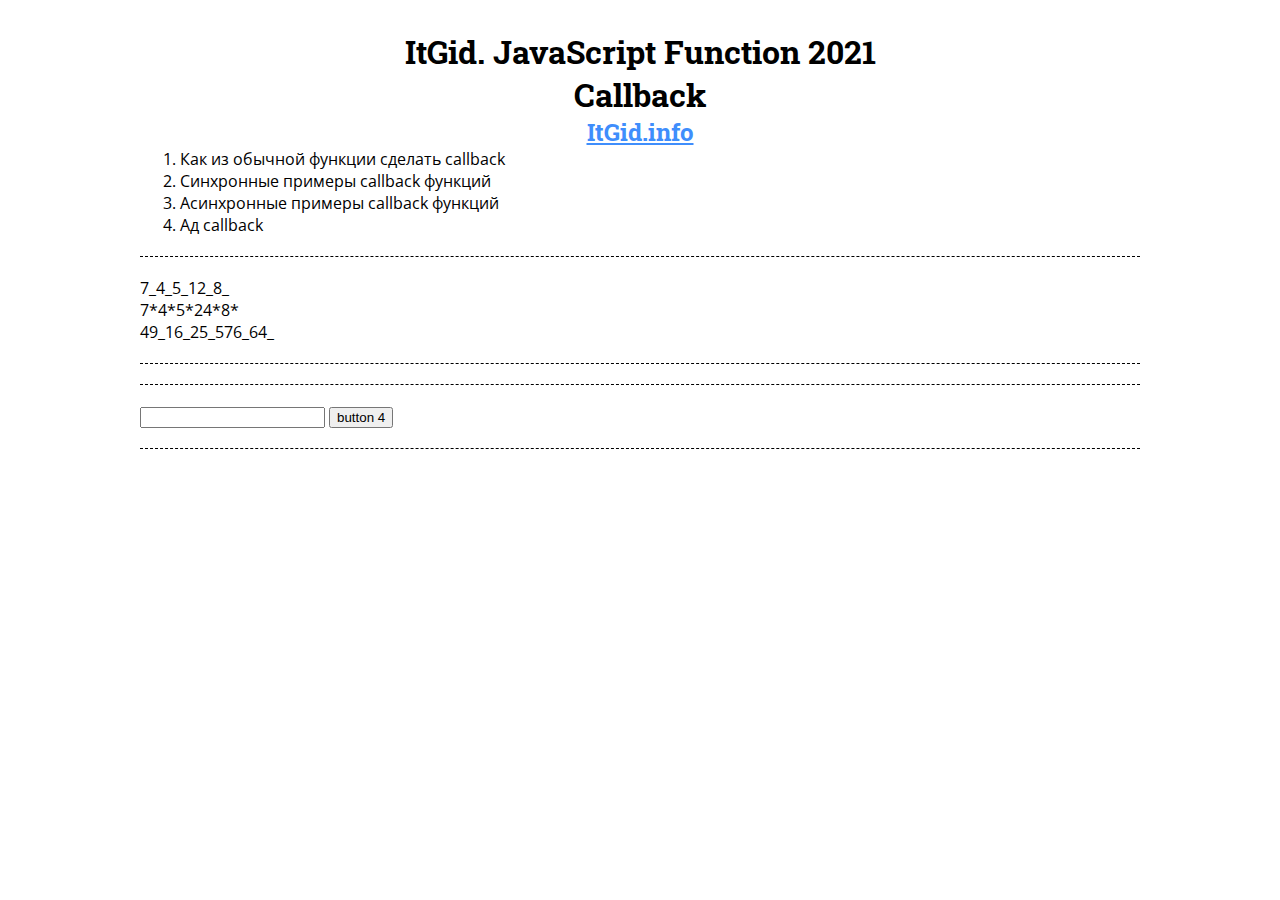
<file: Different/Callback function_(FETCH example)/index.html>
<!DOCTYPE html>
<html lang="en">

<head>
    <meta charset="UTF-8">
    <meta name="viewport" content="width=device-width, initial-scale=1.0">
    <title>Unit 05. JS Function 2021</title>
    <link href="https://fonts.googleapis.com/css2?family=Open+Sans&family=Roboto+Slab:wght@600&display=swap"
        rel="stylesheet">

    <link rel="stylesheet" href="style.css">
</head>

<body>
    <div class="container">
        <h1>ItGid. JavaScript Function 2021</h1>
        <h1>Callback</h1>
        <h2><a href="https://itgid.info">ItGid.info</a></h2>
        <ol>
            <li>Как из обычной функции сделать callback</li>
            <li>Синхронные примеры callback функций</li>
            <li>Асинхронные примеры callback функций</li>
            <li>Aд callback</li>
        </ol>

        <div class="section">
            <div class="out-1"></div>
            <div class="out-2"></div>
            <div class="out-3"></div>
        </div>
        <div class="section">
            <input type="text" class="i-4">
            <button class="b-4">button 4</button>
        </div>
     
        
    </div>

    <script src="index.js"></script>
</body>

</html>
</file>
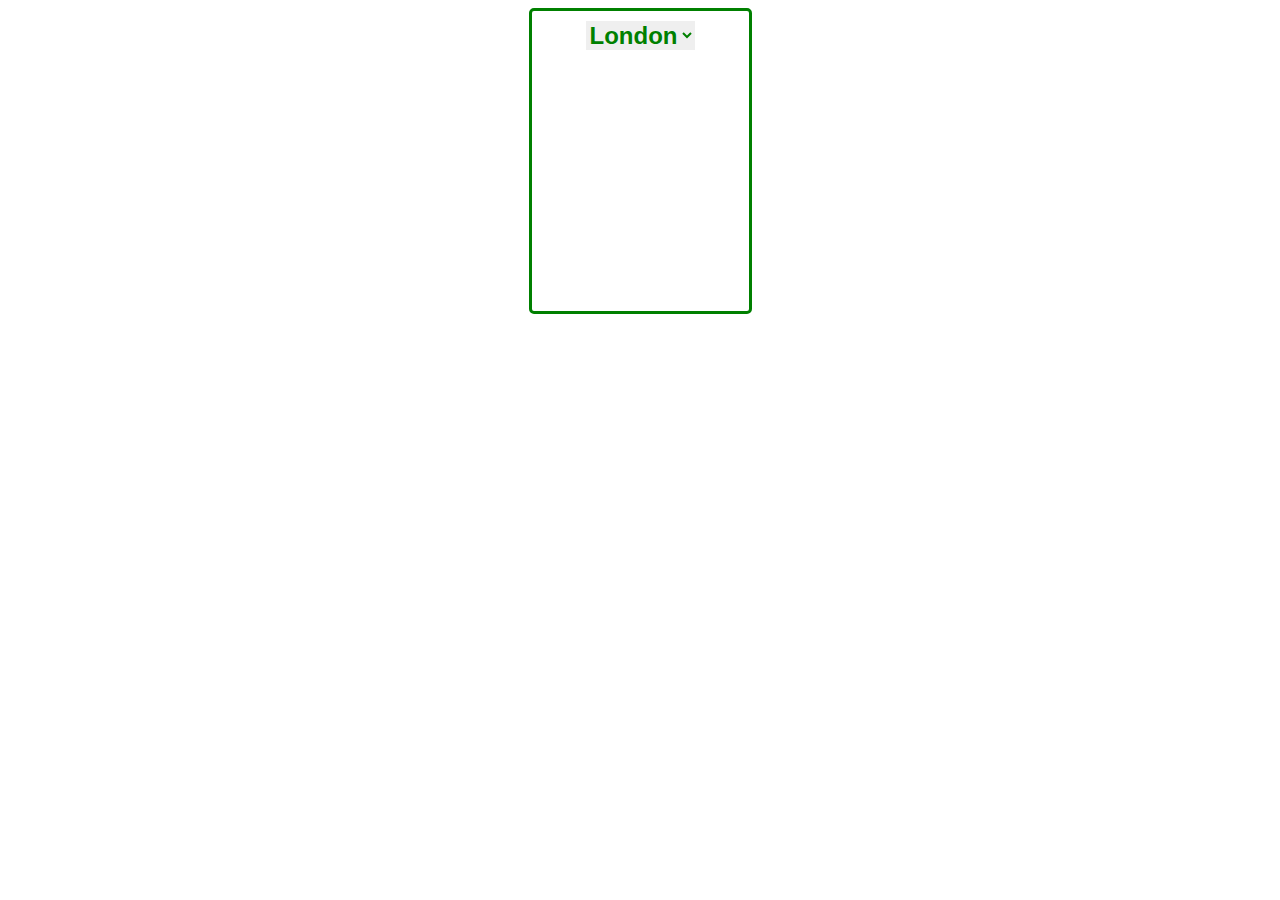
<file: JavaScript_2.0/unit_14/index.html>
<!DOCTYPE html>
<html lang="ru">
	<head>
		<meta charset="UTF-8" />
		<meta name="viewport" content="width=device-width, initial-scale=1.0" />
		<meta http-equiv="X-UA-Compatible" content="ie=edge" />
		<link rel="stylesheet" href="style.css" />
		<title>Unit_14</title>
	</head>

	<body>
        <div class="select-wrapper">
		<select id="city">
   <option value="23232">London</option>
   <option value="33456">Paris</option>
   <option value="87968">Gdansk</option>
   <option value="39849">Kyiv</option>
<select>
    </div>

    <div class="out-deg"></div>
    <div class="out-icon"></div>
    <div class="out-weather"></div>

		<script src="script.js"></script>
	</body>
</html>
</file>
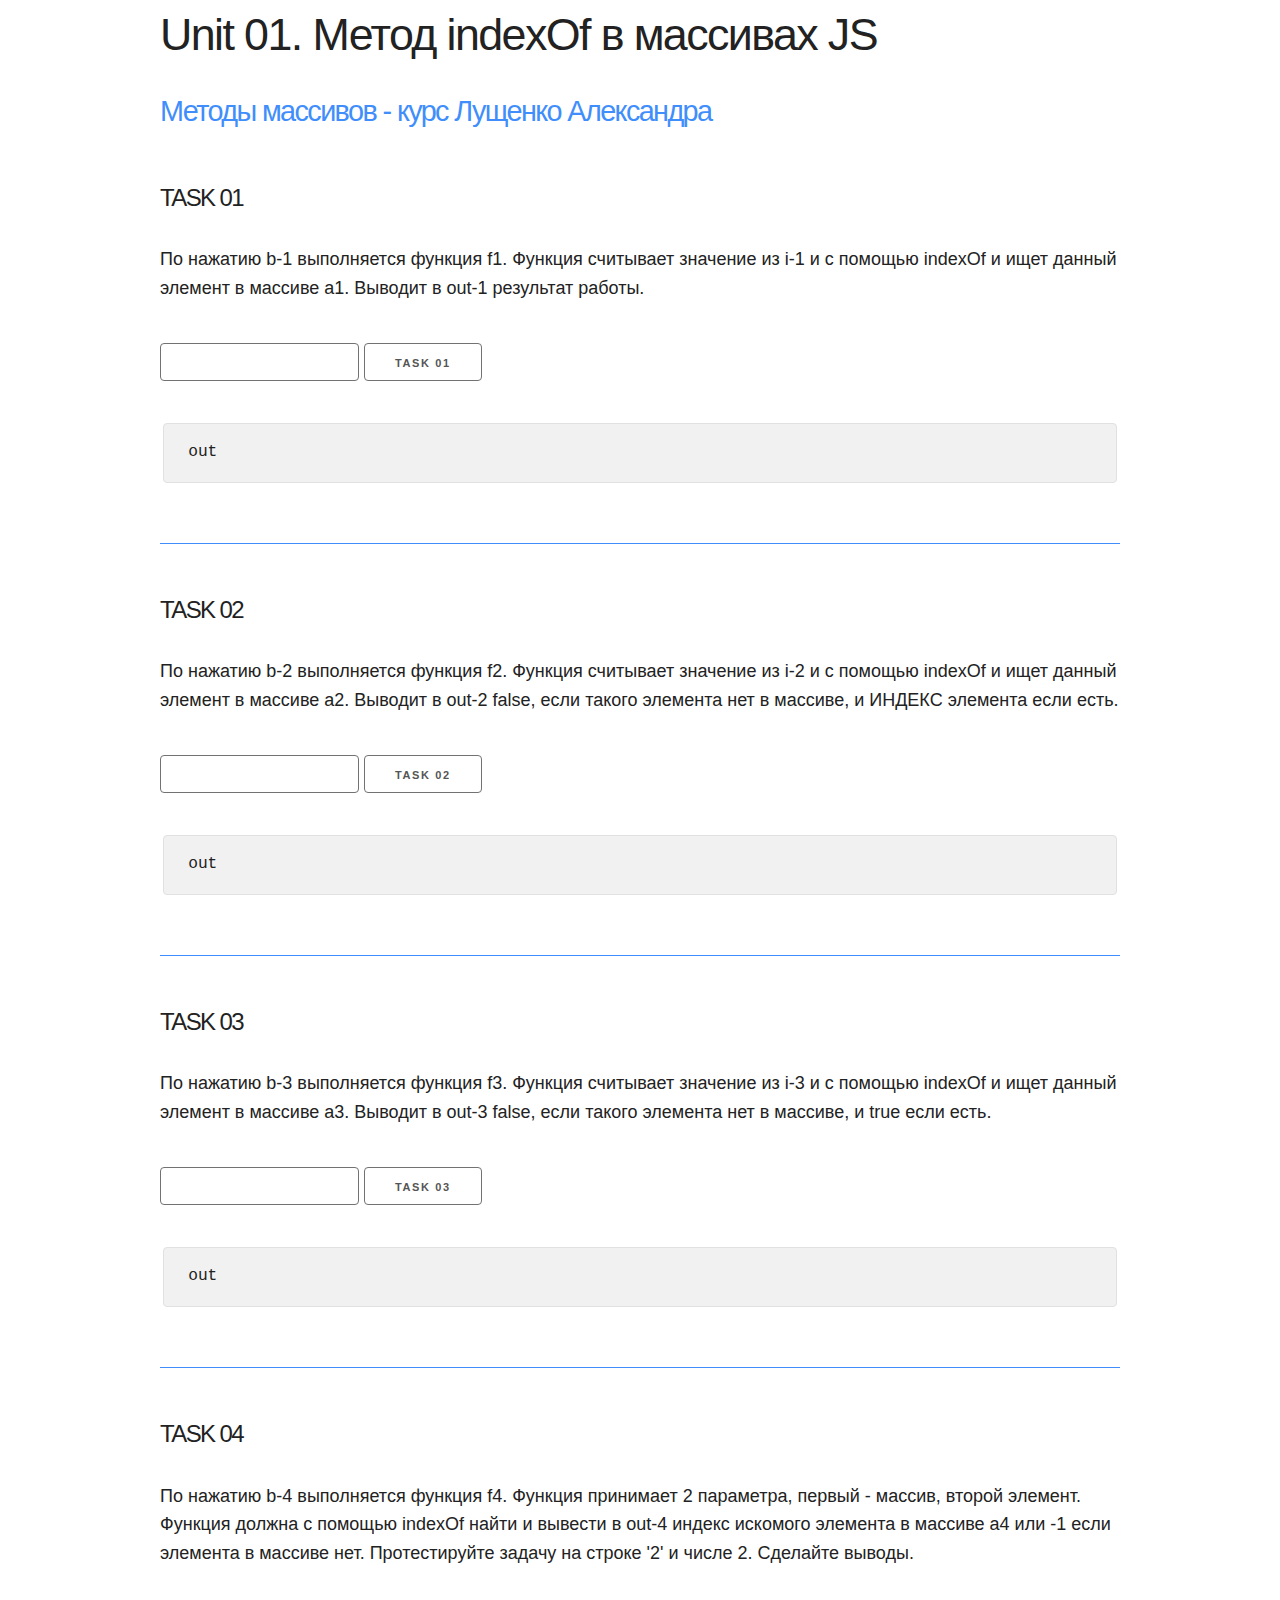
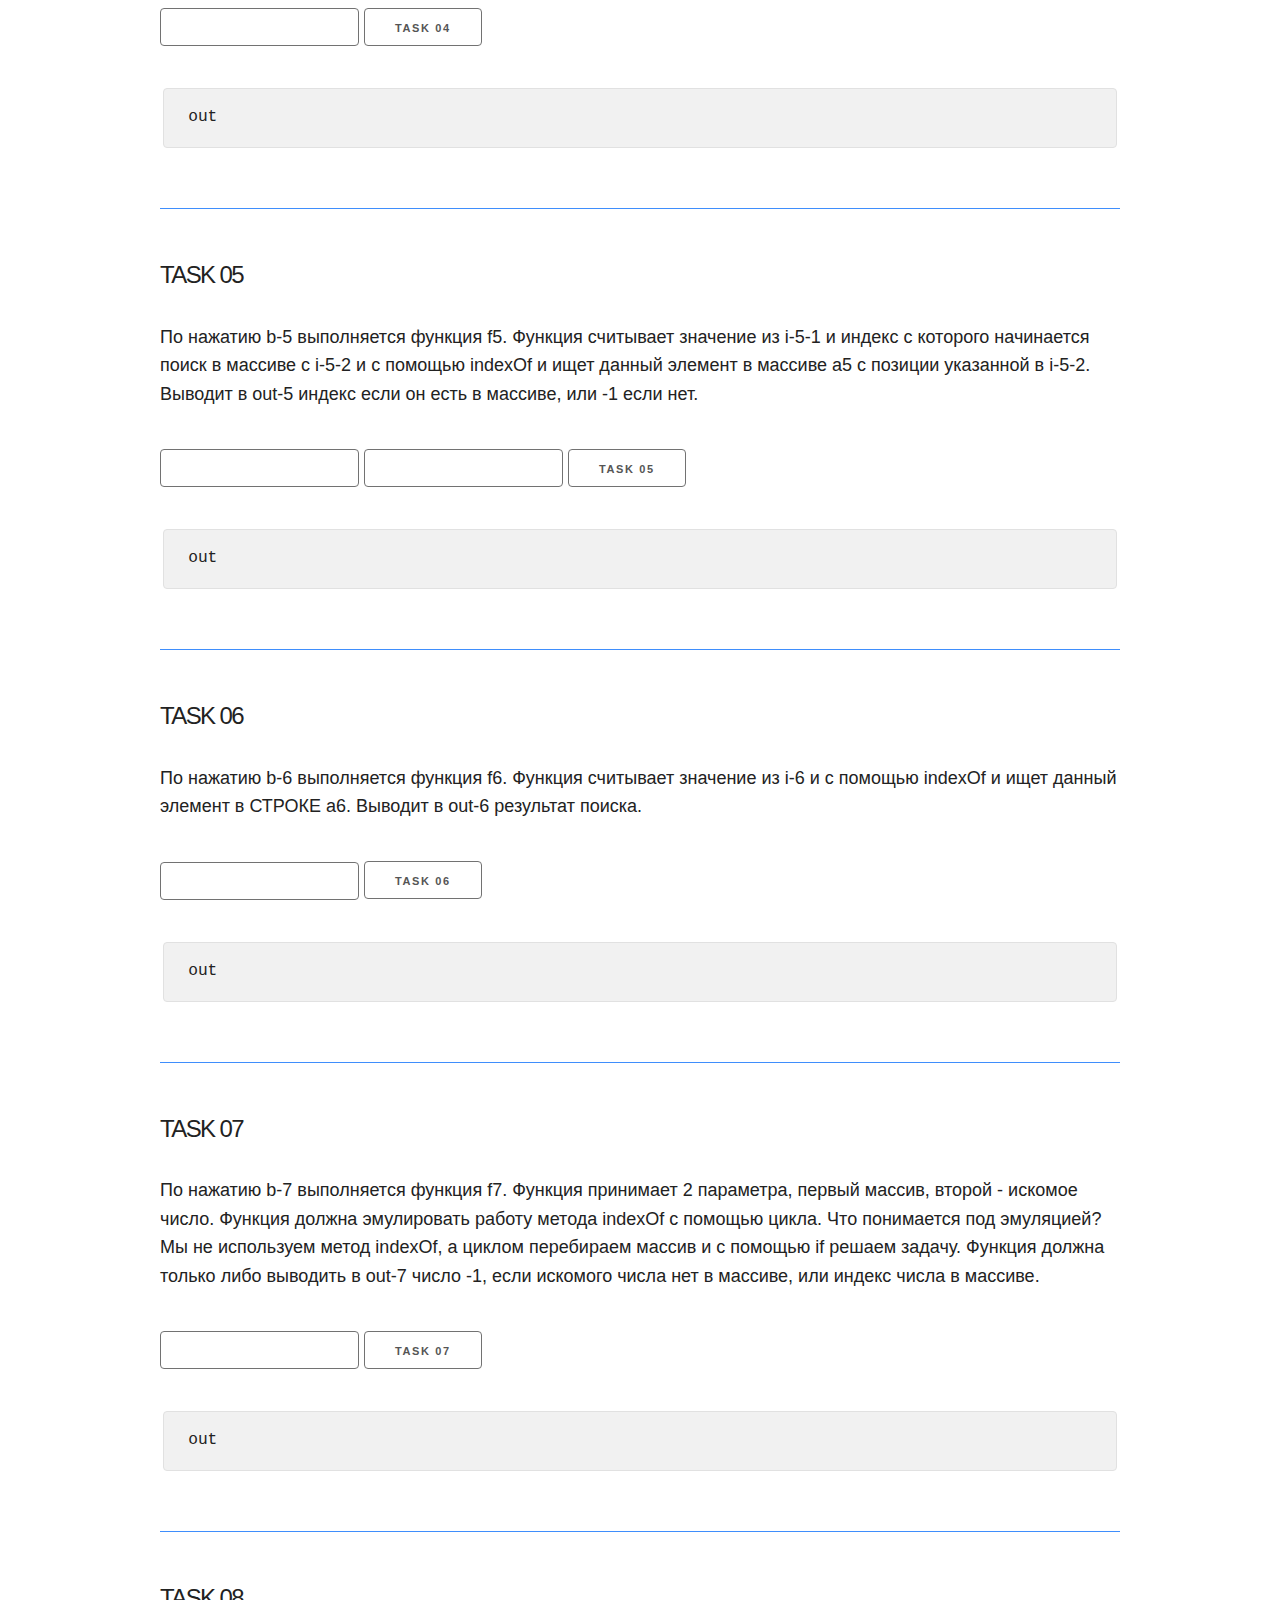
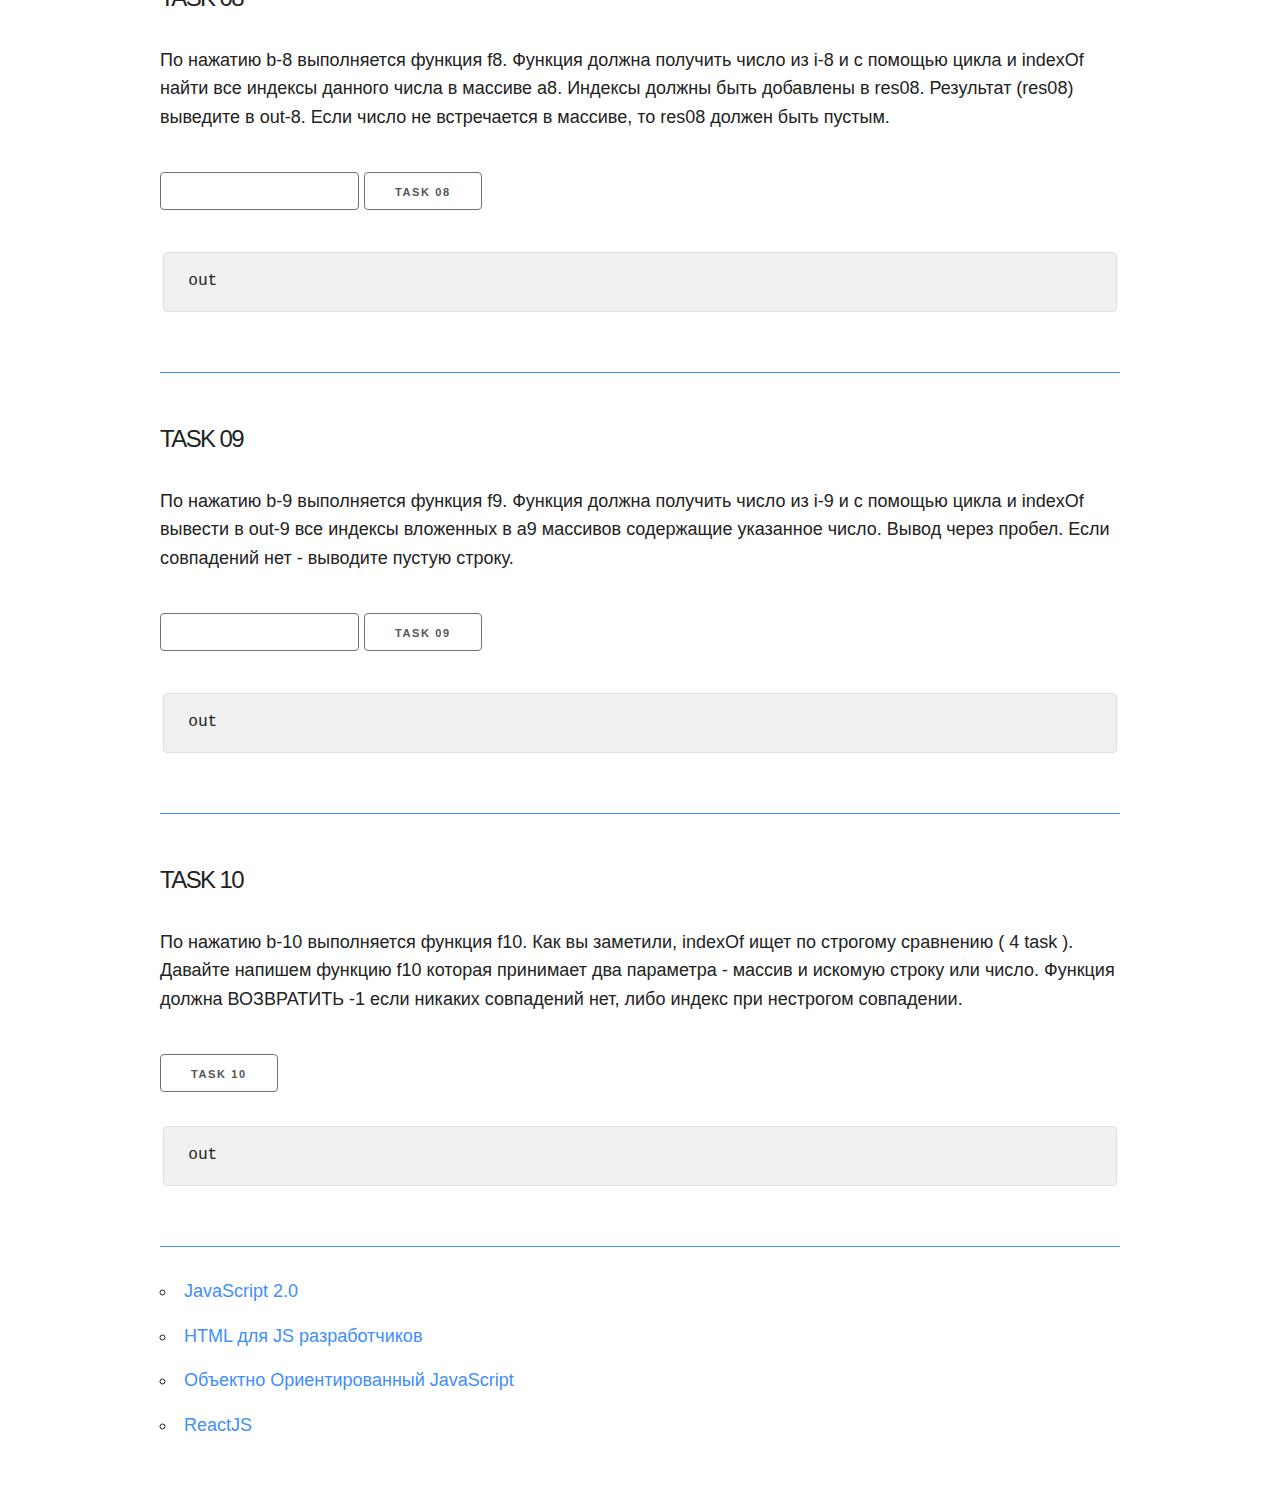
<file: Array_methods/unit_01_(indexOf)/unit_01.html>
<!doctype html>
<html lang="en">

<head>
    <meta charset="UTF-8">
    <meta name="viewport"
        content="width=device-width, user-scalable=no, initial-scale=1.0, maximum-scale=1.0, minimum-scale=1.0">
    <meta http-equiv="X-UA-Compatible" content="ie=edge">
    <title>Unit 01. Методы массивов ItGid.info</title>
    <link rel="stylesheet" href="./css/skeleton.css">
    <link rel="stylesheet" href="./css/style.css">
</head>

<body>
    <div class="container">
        <h1 class="site-title">Unit 01. Метод indexOf в массивах JS</h1>
        <h2 class="site-title"><a href="https://itgid.info/course/arraymethod" target="_blank">Методы массивов - курс
                Лущенко
                Александра</a></h2>
        <section>
            <h3>Task 01</h3>
            <p>По нажатию b-1 выполняется функция f1. Функция считывает значение из i-1 и с помощью indexOf и ищет
                данный элемент в массиве a1. Выводит в out-1 результат работы.</p>
            <input type="text" class="i-1">
            <button class="b-1">Task 01</button>
            <pre><code><div class="out-1 out">out</div></code></pre>
        </section>
        <section>
            <h3>Task 02</h3>
            <p>По нажатию b-2 выполняется функция f2. Функция считывает значение из i-2 и с помощью indexOf и ищет
                данный элемент в массиве a2. Выводит в out-2 false, если такого элемента нет в массиве, и ИНДЕКС
                элемента если есть.</p>
            <input type="text" class="i-2">
            <button class="b-2">Task 02</button>
            <pre><code><div class="out-2 out">out</div></code></pre>
        </section>
        <section>
            <h3>Task 03</h3>
            <p>По нажатию b-3 выполняется функция f3. Функция считывает значение из i-3 и с помощью indexOf и ищет
                данный элемент в массиве a3. Выводит в out-3 false, если такого элемента нет в массиве, и true если
                есть.</p>
            <input type="text" class="i-3">
            <button class="b-3">Task 03</button>
            <pre><code><div class="out-3 out">out</div></code></pre>
        </section>
        <section>
            <h3>Task 04</h3>
            <p>По нажатию b-4 выполняется функция f4. Функция принимает 2 параметра, первый - массив, второй элемент.
                Функция должна с помощью indexOf найти и вывести в out-4 индекс искомого элемента в массиве a4 или -1
                если элемента в массиве нет. Протестируйте задачу на строке '2' и числе 2. Сделайте выводы.</p>
            <input type="text" class="i-4">
            <button class="b-4">Task 04</button>
            <pre><code><div class="out-4 out">out</div></code></pre>
        </section>
        <section>
            <h3>Task 05</h3>
            <p>По нажатию b-5 выполняется функция f5. Функция считывает значение из i-5-1 и индекс с которого начинается
                поиск в массиве с i-5-2 и с помощью indexOf и ищет данный элемент в массиве a5 c позиции указанной в
                i-5-2. Выводит в out-5 индекс если он есть в массиве, или -1 если нет.</p>
            <input type="text" class="i-5-1">
            <input type="text" class="i-5-2">
            <button class="b-5">Task 05</button>
            <pre><code><div class="out-5 out">out</div></code></pre>
        </section>
        <section>
            <h3>Task 06</h3>
            <p>По нажатию b-6 выполняется функция f6. Функция считывает значение из i-6 и с помощью indexOf и ищет
                данный элемент в СТРОКЕ a6. Выводит в out-6 результат поиска.</p>
            <input type="text" class="i-6">
            <button class="b-6">Task 06</button>
            <pre><code><div class="out-6 out">out</div></code></pre>
        </section>
        <section>
            <h3>Task 07</h3>
            <p>По нажатию b-7 выполняется функция f7. Функция принимает 2 параметра, первый массив, второй - искомое
                число. Функция должна эмулировать работу метода indexOf с помощью цикла. Что понимается под эмуляцией?
                Мы не используем метод indexOf, а циклом перебираем массив и с помощью if решаем задачу. Функция должна
                только либо выводить в out-7 число -1, если искомого числа нет в массиве, или индекс числа в массиве.
            </p>
            <input type="text" class="i-7">
            <button class="b-7">Task 07</button>
            <pre><code><div class="out-7 out">out</div></code></pre>
        </section>
        <section>
            <h3>Task 08</h3>
            <p>По нажатию b-8 выполняется функция f8. Функция должна получить число из i-8 и с помощью цикла и indexOf
                найти все индексы данного числа в массиве a8. Индексы должны быть добавлены в res08. Результат (res08)
                выведите в out-8. Если число не встречается в массиве, то res08 должен быть пустым.</p>
            <input type="text" class="i-8">
            <button class="b-8">Task 08</button>
            <pre><code><div class="out-8 out">out</div></code></pre>
        </section>
        <section>
            <h3>Task 09</h3>
            <p>По нажатию b-9 выполняется функция f9. Функция должна получить число из i-9 и с помощью цикла и indexOf
                вывести в out-9 все индексы вложенных в a9 массивов содержащие указанное число. Вывод через пробел. Если
                совпадений нет - выводите пустую строку.</p>
            <input type="text" class="i-9">
            <button class="b-9">Task 09</button>
            <pre><code><div class="out-9 out">out</div></code></pre>
        </section>
        <section>
            <h3>Task 10</h3>
            <p>По нажатию b-10 выполняется функция f10. Как вы заметили, indexOf ищет по строгому сравнению ( 4 task ).
                Давайте напишем функцию f10 которая принимает два параметра - массив и искомую строку или число. Функция
                должна ВОЗВРАТИТЬ -1 если никаких совпадений нет, либо индекс при нестрогом совпадении.</p>
            <button class="b-10">Task 10</button>
            <pre><code><div class="out-10 out">out</div></code></pre>
        </section>
        <div class="courses">
            <ul>
                <li><a href="https://itgid.info/course/javascript-2">JavaScript 2.0</a></li>
                <li><a href="https://itgid.info/course/html">HTML для JS разработчиков</a></li>
                <li><a href="https://itgid.info/course/object-js">Объектно Ориентированный JavaScript</a></li>
                <li><a href="https://itgid.info/course/reactjs">ReactJS</a></li>
            </ul>
        </div>
    </div>
    <script src="unit_01.js"></script>
</body>

</html>
</file>
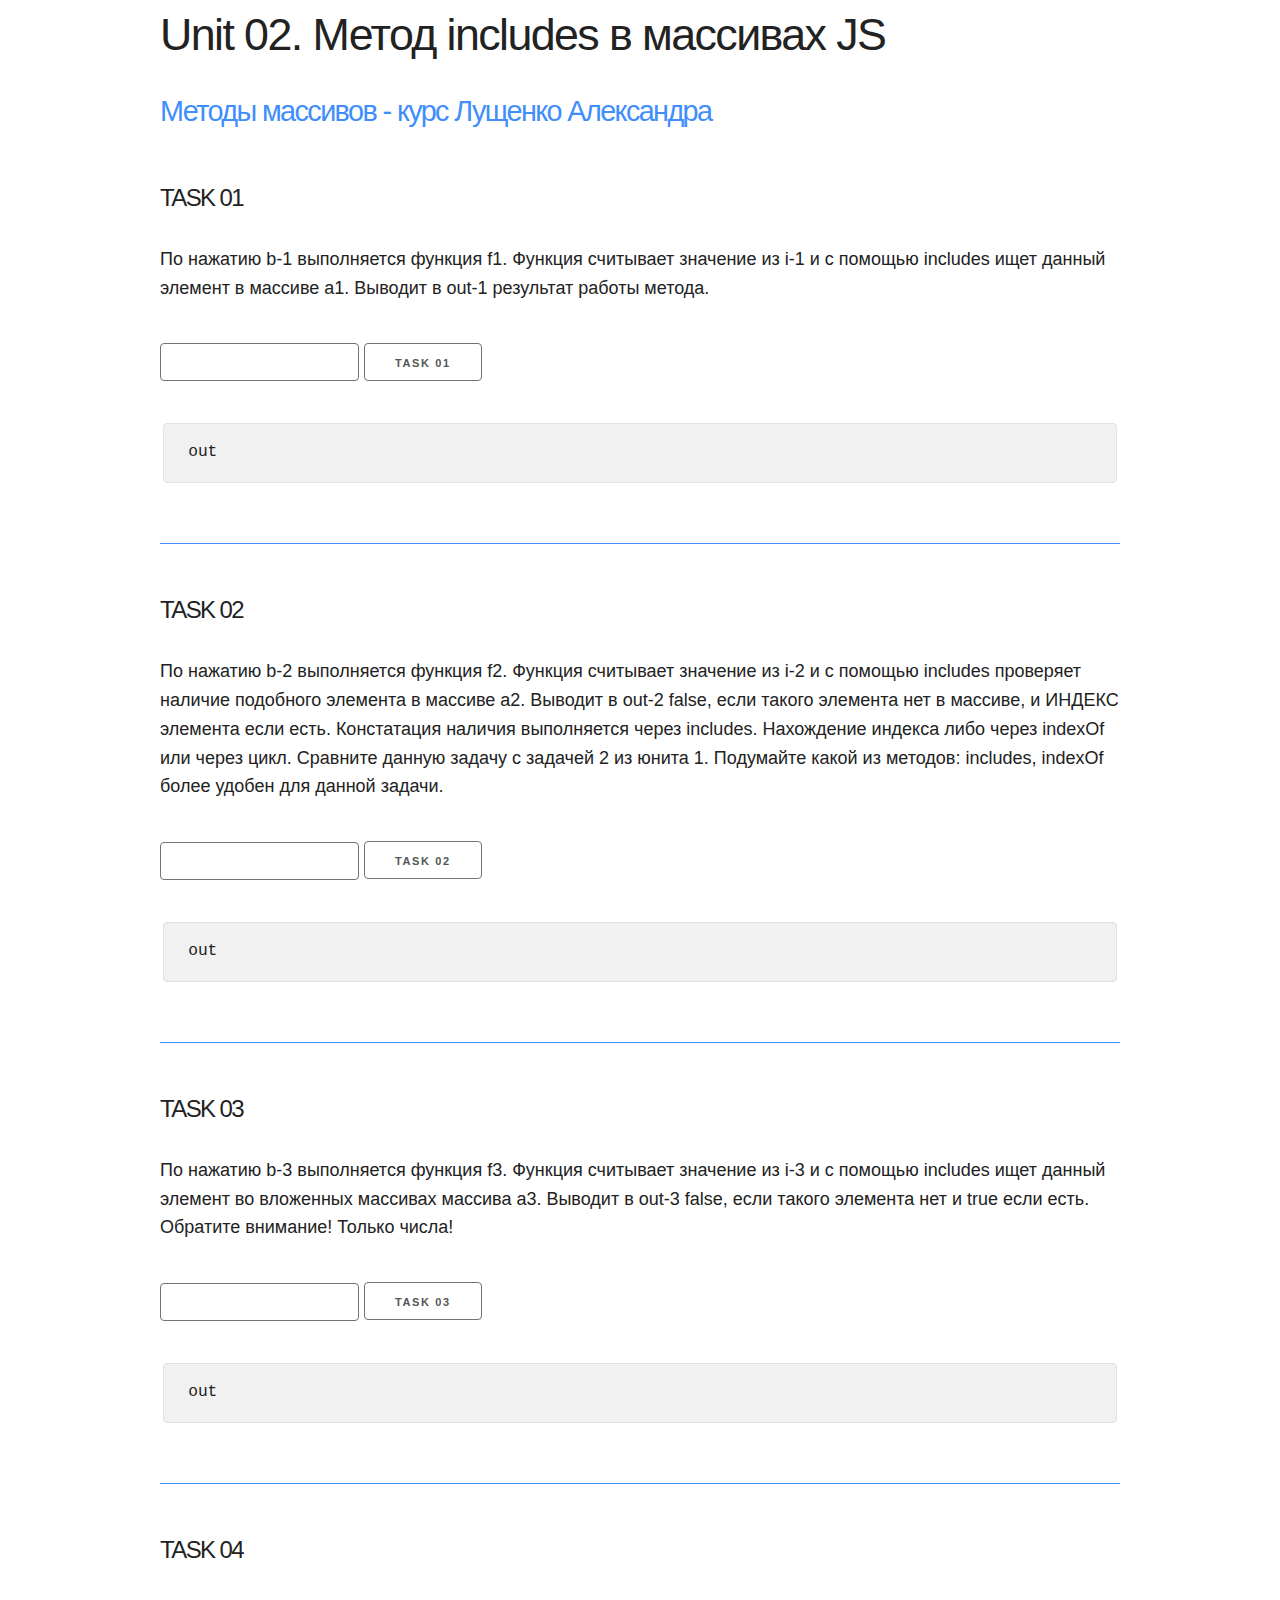
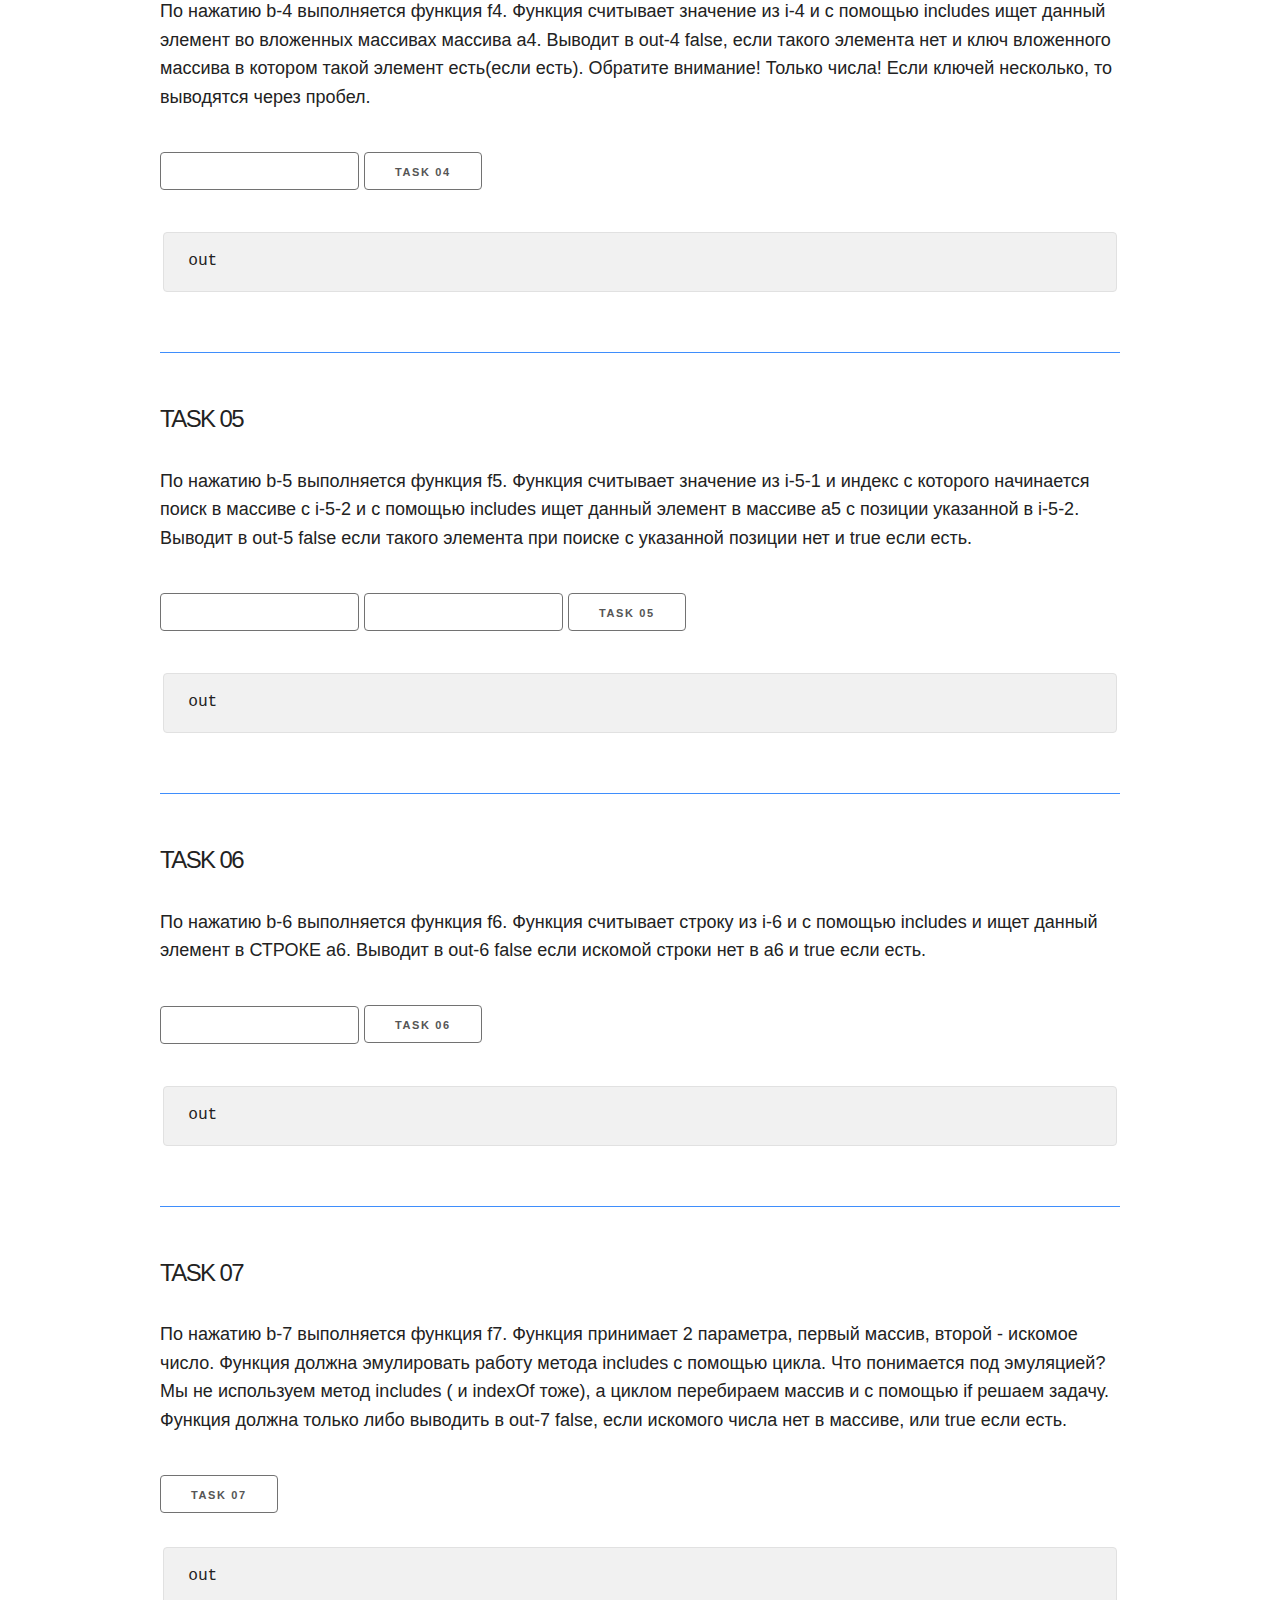
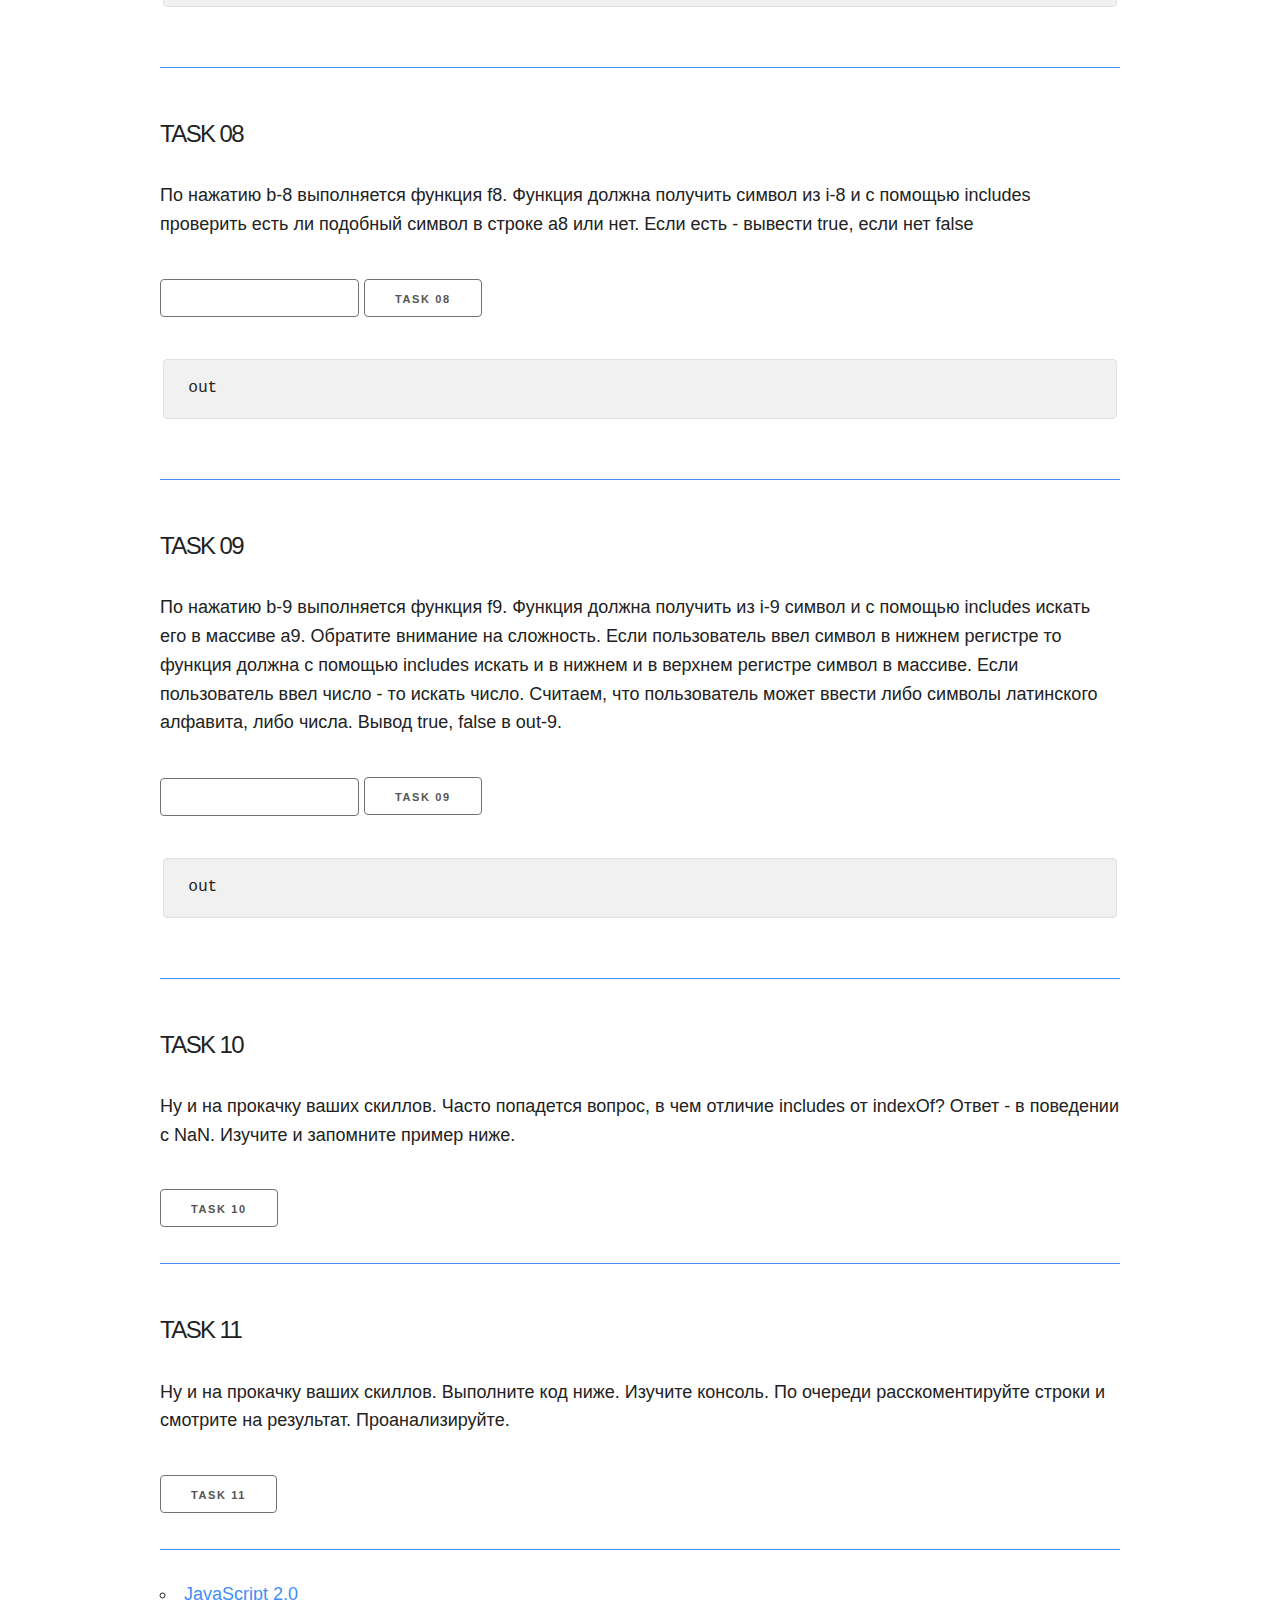
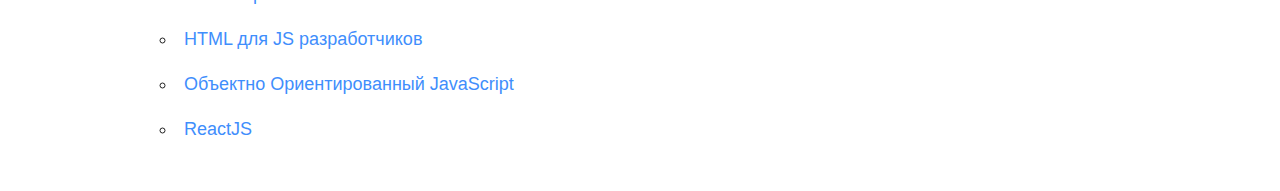
<file: Array_methods/unit_02_(includes)/unit_02.html>
<!doctype html>
<html lang="en">

<head>
    <meta charset="UTF-8">
    <meta name="viewport"
        content="width=device-width, user-scalable=no, initial-scale=1.0, maximum-scale=1.0, minimum-scale=1.0">
    <meta http-equiv="X-UA-Compatible" content="ie=edge">
    <title>Unit 02. Методы массивов ItGid.info</title>
    <link rel="stylesheet" href="css/skeleton.css">
    <link rel="stylesheet" href="css/style.css">
</head>

<body>
    <div class="container">
        <h1 class="site-title">Unit 02. Метод includes в массивах JS</h1>
        <h2 class="site-title"><a href="https://itgid.info/course/arraymethod" target="_blank">Методы массивов - курс
                Лущенко
                Александра</a></h2>
        <section>
            <h3>Task 01</h3>
            <p>По нажатию b-1 выполняется функция f1. Функция считывает значение из i-1 и с помощью includes ищет данный
                элемент в массиве a1. Выводит в out-1 результат работы метода.</p>
            <input type="text" class="i-1">
            <button class="b-1">Task 01</button>
            <pre><code><div class="out-1 out">out</div></code></pre>
        </section>
        <section>
            <h3>Task 02</h3>
            <p>По нажатию b-2 выполняется функция f2. Функция считывает значение из i-2 и с помощью includes проверяет
                наличие подобного элемента в массиве a2. Выводит в out-2 false, если такого элемента нет в массиве, и
                ИНДЕКС элемента если есть.
                Констатация наличия выполняется через includes. Нахождение индекса либо через indexOf или через цикл.
                Сравните данную задачу с задачей 2 из юнита 1. Подумайте какой из методов: includes, indexOf более
                удобен для данной задачи.</p>
            <input type="text" class="i-2">
            <button class="b-2">Task 02</button>
            <pre><code><div class="out-2 out">out</div></code></pre>
        </section>
        <section>
            <h3>Task 03</h3>
            <p>По нажатию b-3 выполняется функция f3. Функция считывает значение из i-3 и с помощью includes ищет данный
                элемент во вложенных массивах массива a3. Выводит в out-3 false, если такого элемента нет и true если
                есть. Обратите внимание! Только числа!</p>
            <input type="text" class="i-3">
            <button class="b-3">Task 03</button>
            <pre><code><div class="out-3 out">out</div></code></pre>
        </section>
        <section>
            <h3>Task 04</h3>
            <p>По нажатию b-4 выполняется функция f4. Функция считывает значение из i-4 и с помощью includes ищет данный
                элемент во вложенных массивах массива a4. Выводит в out-4 false, если такого элемента нет и ключ
                вложенного массива в котором такой элемент есть(если есть). Обратите внимание! Только числа! Если ключей
                несколько, то выводятся через пробел.</p>
            <input type="text" class="i-4">
            <button class="b-4">Task 04</button>
            <pre><code><div class="out-4 out">out</div></code></pre>
        </section>
        <section>
            <h3>Task 05</h3>
            <p>По нажатию b-5 выполняется функция f5. Функция считывает значение из i-5-1 и индекс с которого начинается
                поиск в массиве с i-5-2 и с помощью includes ищет данный элемент в массиве a5 c позиции указанной в
                i-5-2. Выводит в out-5 false если такого элемента при поиске с указанной позиции нет и true если есть.
            </p>
            <input type="text" class="i-5-1">
            <input type="text" class="i-5-2">
            <button class="b-5">Task 05</button>
            <pre><code><div class="out-5 out">out</div></code></pre>
        </section>
        <section>
            <h3>Task 06</h3>
            <p>По нажатию b-6 выполняется функция f6. Функция считывает строку из i-6 и с помощью includes и ищет данный
                элемент в СТРОКЕ a6. Выводит в out-6 false если искомой строки нет в a6 и true если есть.</p>
            <input type="text" class="i-6">
            <button class="b-6">Task 06</button>
            <pre><code><div class="out-6 out">out</div></code></pre>
        </section>
        <section>
            <h3>Task 07</h3>
            <p>По нажатию b-7 выполняется функция f7. Функция принимает 2 параметра, первый массив, второй - искомое
                число. Функция должна эмулировать работу метода includes с помощью цикла. Что понимается под эмуляцией?
                Мы не используем метод includes ( и indexOf тоже), а циклом перебираем массив и с помощью if решаем
                задачу. Функция должна только либо выводить в out-7
                false, если искомого числа нет в массиве, или true если есть.</p>
            <button class="b-7">Task 07</button>
            <pre><code><div class="out-7 out">out</div></code></pre>
        </section>
        <section>
            <h3>Task 08</h3>
            <p>По нажатию b-8 выполняется функция f8. Функция должна получить символ из i-8 и с помощью includes
                проверить есть ли подобный символ в строке a8 или нет. Если есть - вывести true, если нет false</p>
            <input type="text" class="i-8">
            <button class="b-8">Task 08</button>
            <pre><code><div class="out-8 out">out</div></code></pre>
        </section>
        <section>
            <h3>Task 09</h3>
            <p>По нажатию b-9 выполняется функция f9. Функция должна получить из i-9 символ и с помощью includes искать
                его в массиве a9. Обратите внимание на сложность. Если пользователь ввел символ в нижнем регистре то
                функция должна c помощью includes искать и в нижнем и в верхнем регистре символ в массиве. Если
                пользователь ввел число - то искать число. Считаем, что пользователь может ввести либо символы
                латинского алфавита, либо числа. Вывод true, false в out-9.</p>
            <input type="text" class="i-9">
            <button class="b-9">Task 09</button>
            <pre><code><div class="out-9 out">out</div></code></pre>
        </section>
        <section>
            <h3>Task 10</h3>
            <p>Ну и на прокачку ваших скиллов. Часто попадется вопрос, в чем отличие includes от indexOf? Ответ - в
                поведении с NaN. Изучите и запомните пример ниже.</p>
            <button class="b-10">Task 10</button>
        </section>
        <section>
            <h3>Task 11</h3>
            <p>Ну и на прокачку ваших скиллов. Выполните код ниже. Изучите консоль. По очереди расскоментируйте строки и
                смотрите на результат. Проанализируйте.</p>
            <button class="b-11">Task 11</button>
        </section>
        <div class="courses">
            <ul>
                <li><a href="https://itgid.info/course/javascript-2">JavaScript 2.0</a></li>
                <li><a href="https://itgid.info/course/html">HTML для JS разработчиков</a></li>
                <li><a href="https://itgid.info/course/object-js">Объектно Ориентированный JavaScript</a></li>
                <li><a href="https://itgid.info/course/reactjs">ReactJS</a></li>
            </ul>
        </div>
    </div>
    <script src="unit_02.js"></script>
</body>

</html>
</file>
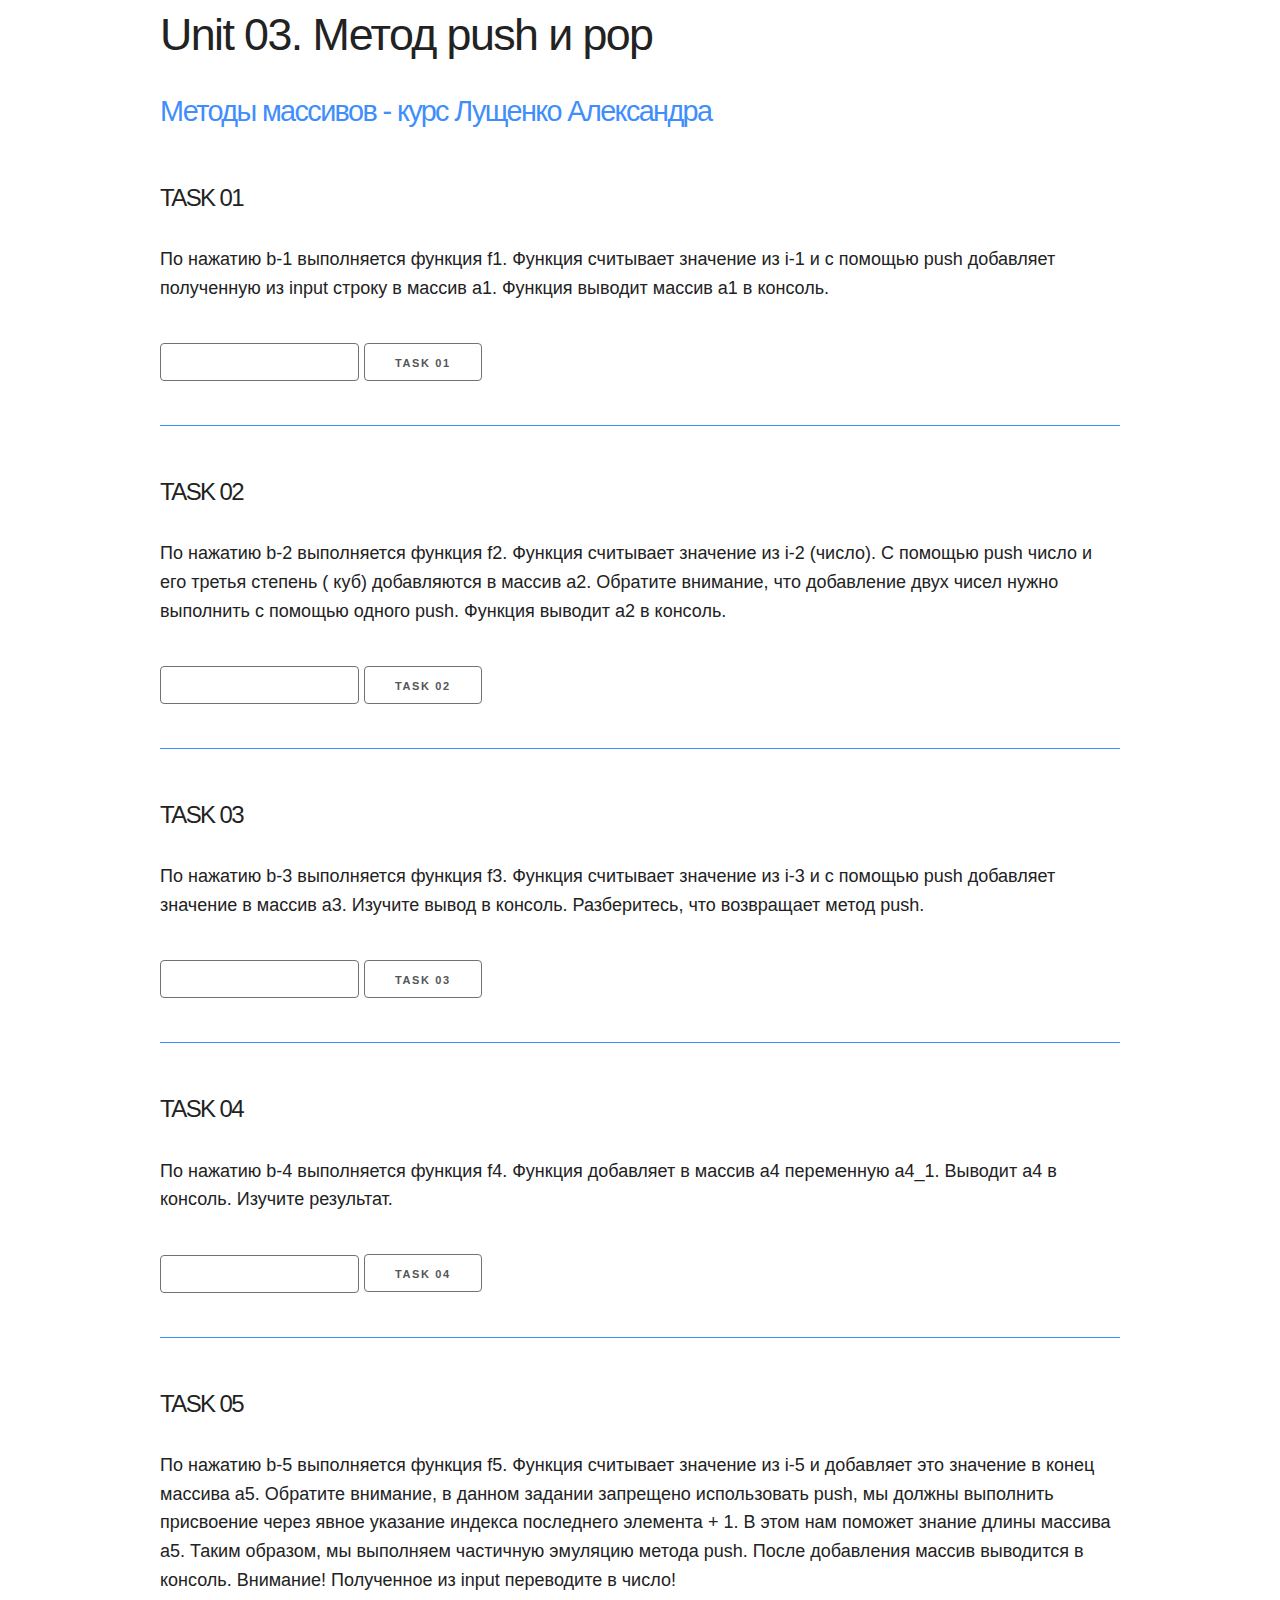
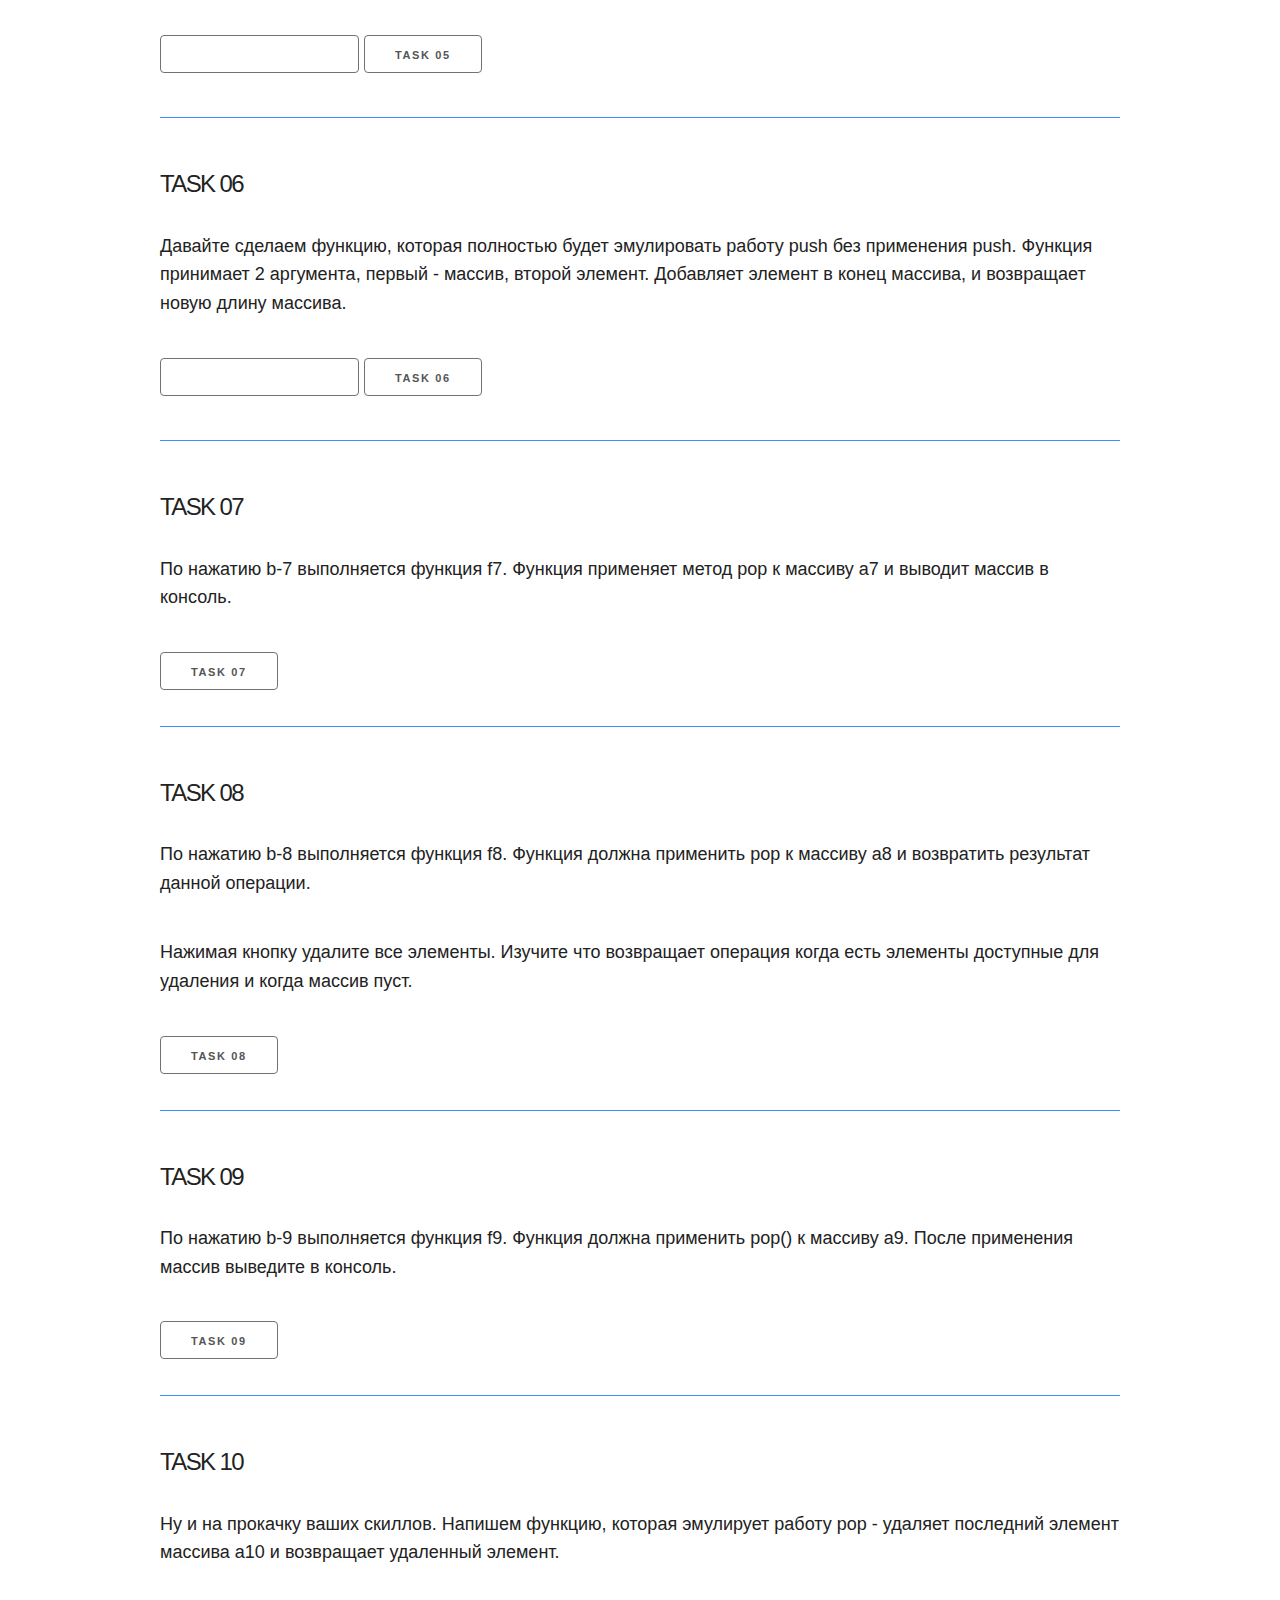
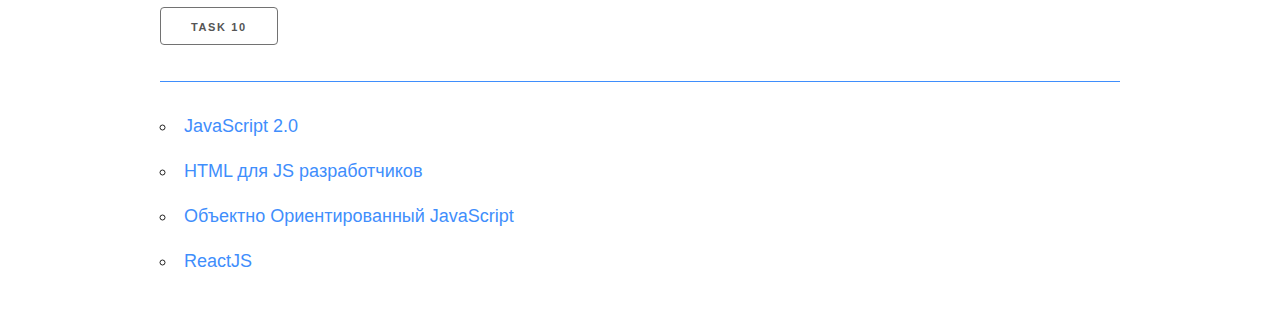
<file: Array_methods/unit_03_(push, pop)/unit_03.html>
<!doctype html>
<html lang="en">

<head>
    <meta charset="UTF-8">
    <meta name="viewport"
        content="width=device-width, user-scalable=no, initial-scale=1.0, maximum-scale=1.0, minimum-scale=1.0">
    <meta http-equiv="X-UA-Compatible" content="ie=edge">
    <title>Unit 03. Методы массивов ItGid.info</title>
    <link rel="stylesheet" href="css/skeleton.css">
    <link rel="stylesheet" href="css/style.css">
</head>

<body>
    <div class="container">
        <h1 class="site-title">Unit 03. Метод push и pop</h1>
        <h2 class="site-title"><a href="https://itgid.info/course/arraymethod" target="_blank">Методы массивов - курс
                Лущенко
                Александра</a></h2>
        <section>
            <h3>Task 01</h3>
            <p>По нажатию b-1 выполняется функция f1. Функция считывает значение из i-1 и с помощью push добавляет
                полученную из input строку в массив a1. Функция выводит массив a1 в консоль.</p>
            <input type="text" class="i-1">
            <button class="b-1">Task 01</button>
        </section>
        <section>
            <h3>Task 02</h3>
            <p>По нажатию b-2 выполняется функция f2. Функция считывает значение из i-2 (число). С помощью push число и
                его третья
                степень ( куб) добавляются в массив a2. Обратите внимание, что добавление двух чисел нужно выполнить с
                помощью одного
                push. Функция выводит a2 в консоль.</p>
            <input type="text" class="i-2">
            <button class="b-2">Task 02</button>
        </section>
        <section>
            <h3>Task 03</h3>
            <p>По нажатию b-3 выполняется функция f3. Функция считывает значение из i-3 и с помощью push добавляет
                значение в массив
                a3. Изучите вывод в консоль. Разберитесь, что возвращает метод push.</p>
            <input type="text" class="i-3">
            <button class="b-3">Task 03</button>
        </section>
        <section>
            <h3>Task 04</h3>
            <p>По нажатию b-4 выполняется функция f4. Функция добавляет в массив a4 переменную a4_1. Выводит a4 в
                консоль. Изучите результат.</p>
            <input type="text" class="i-4">
            <button class="b-4">Task 04</button>
        </section>
        <section>
            <h3>Task 05</h3>
            <p>По нажатию b-5 выполняется функция f5. Функция считывает значение из i-5 и добавляет это значение в конец
                массива a5.
                Обратите внимание, в данном задании запрещено использовать push, мы должны выполнить присвоение через
                явное указание
                индекса последнего элемента + 1. В этом нам поможет знание длины массива a5. Таким образом, мы выполняем
                частичную
                эмуляцию метода push. После добавления массив выводится в консоль. Внимание! Полученное из input переводите в число!</p>
            <input type="text" class="i-5">
            <button class="b-5">Task 05</button>
        </section>
        <section>
            <h3>Task 06</h3>
            <p>Давайте сделаем функцию, которая полностью будет эмулировать работу push без применения push. Функция
                принимает 2
                аргумента, первый - массив, второй элемент. Добавляет элемент в конец массива, и возвращает новую длину
                массива.</p>
            <input type="text" class="i-6">
            <button class="b-6">Task 06</button>
        </section>
        <section>
            <h3>Task 07</h3>
            <p>По нажатию b-7 выполняется функция f7. Функция применяет метод pop к массиву a7 и выводит массив в
                консоль.</p>
            <button class="b-7">Task 07</button>
        </section>
        <section>
            <h3>Task 08</h3>
            <p>По нажатию b-8 выполняется функция f8. Функция должна применить pop к массиву a8 и возвратить результат
                данной операции.</p>
            <p>Нажимая кнопку удалите все элементы. Изучите что возвращает операция когда есть элементы доступные для
                удаления и когда массив пуст.</p>
            <button class="b-8">Task 08</button>
        </section>
        <section>
            <h3>Task 09</h3>
            <p>По нажатию b-9 выполняется функция f9. Функция должна применить pop() к массиву a9. После применения
                массив выведите в
                консоль.</p>
            <button class="b-9">Task 09</button>
        </section>
        <section>
            <h3>Task 10</h3>
            <p>Ну и на прокачку ваших скиллов. Напишем функцию, которая эмулирует работу pop - удаляет последний элемент
                массива a10 и
                возвращает удаленный элемент.</p>
            <button class="b-10">Task 10</button>
        </section>
        <div class="courses">
            <ul>
                <li><a href="https://itgid.info/course/javascript-2">JavaScript 2.0</a></li>
                <li><a href="https://itgid.info/course/html">HTML для JS разработчиков</a></li>
                <li><a href="https://itgid.info/course/object-js">Объектно Ориентированный JavaScript</a></li>
                <li><a href="https://itgid.info/course/reactjs">ReactJS</a></li>
            </ul>
        </div>
    </div>
    <script src="unit_03.js"></script>
</body>

</html>
</file>
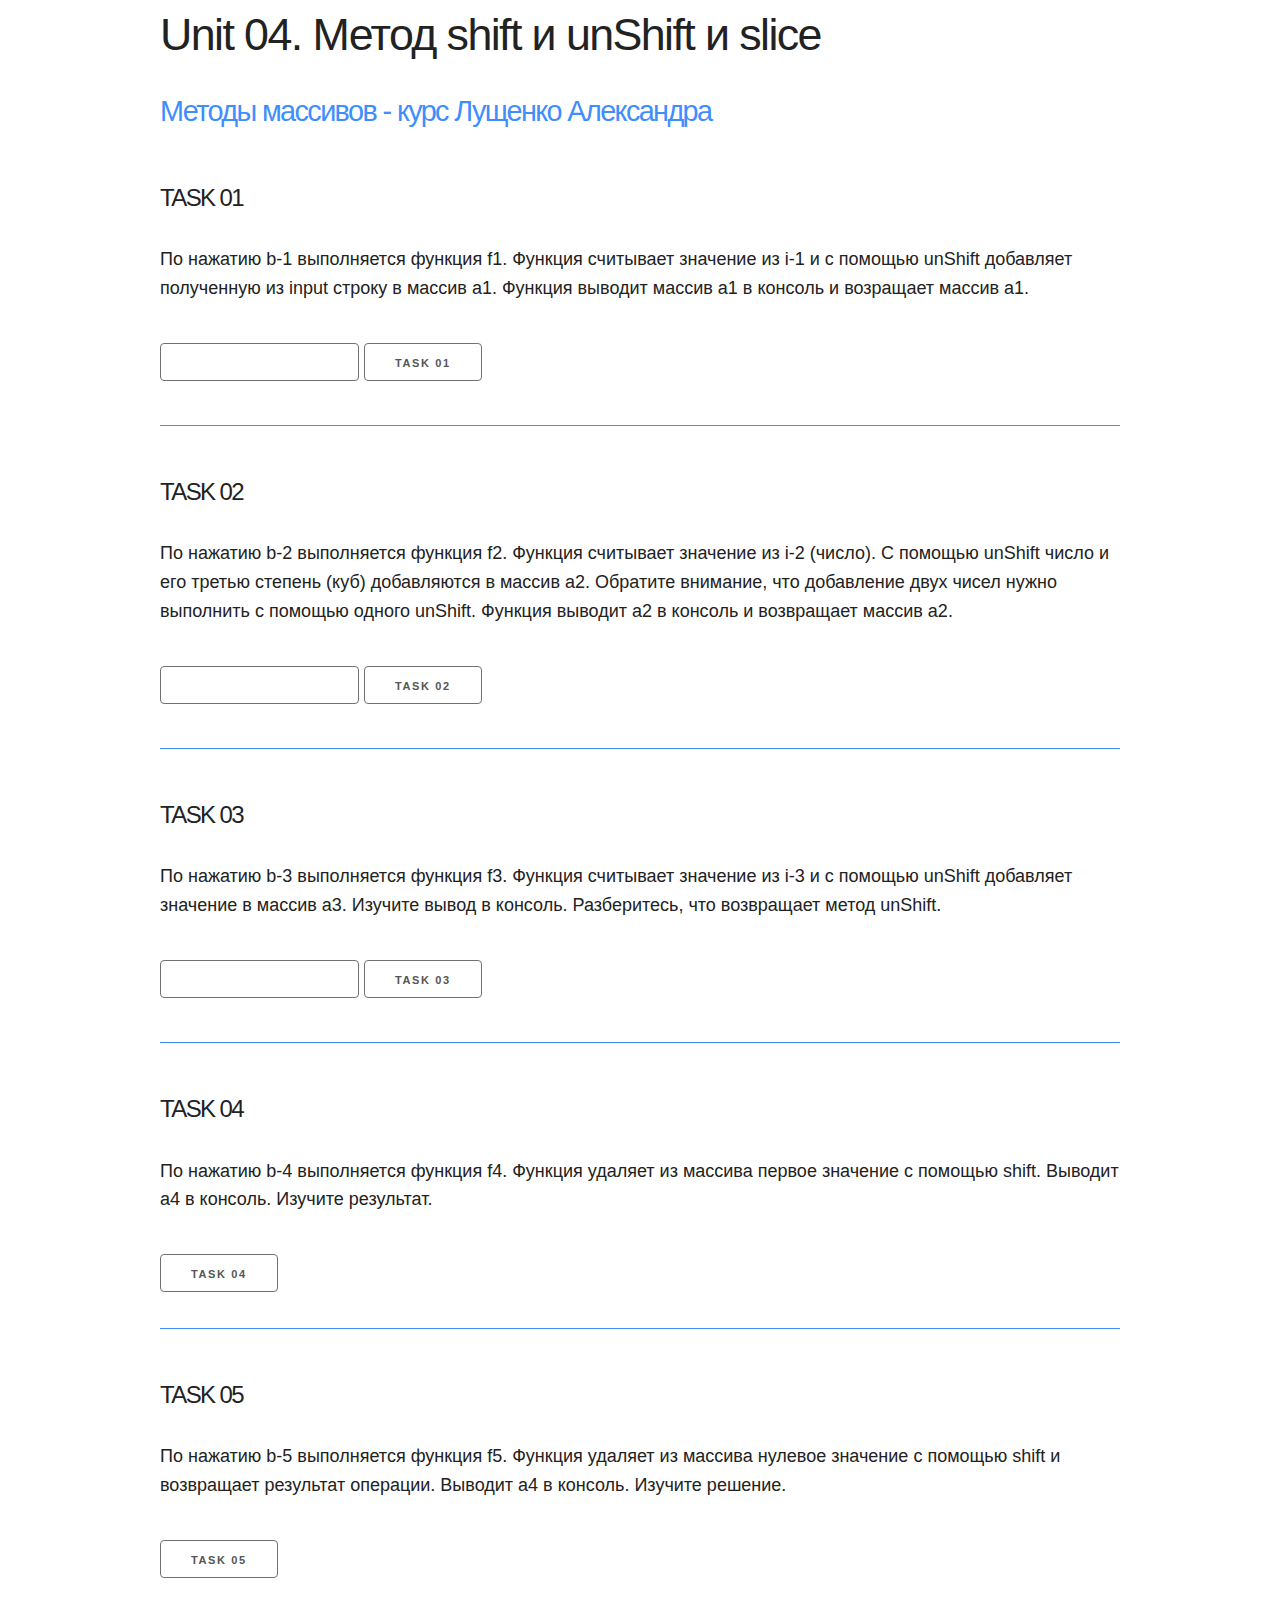
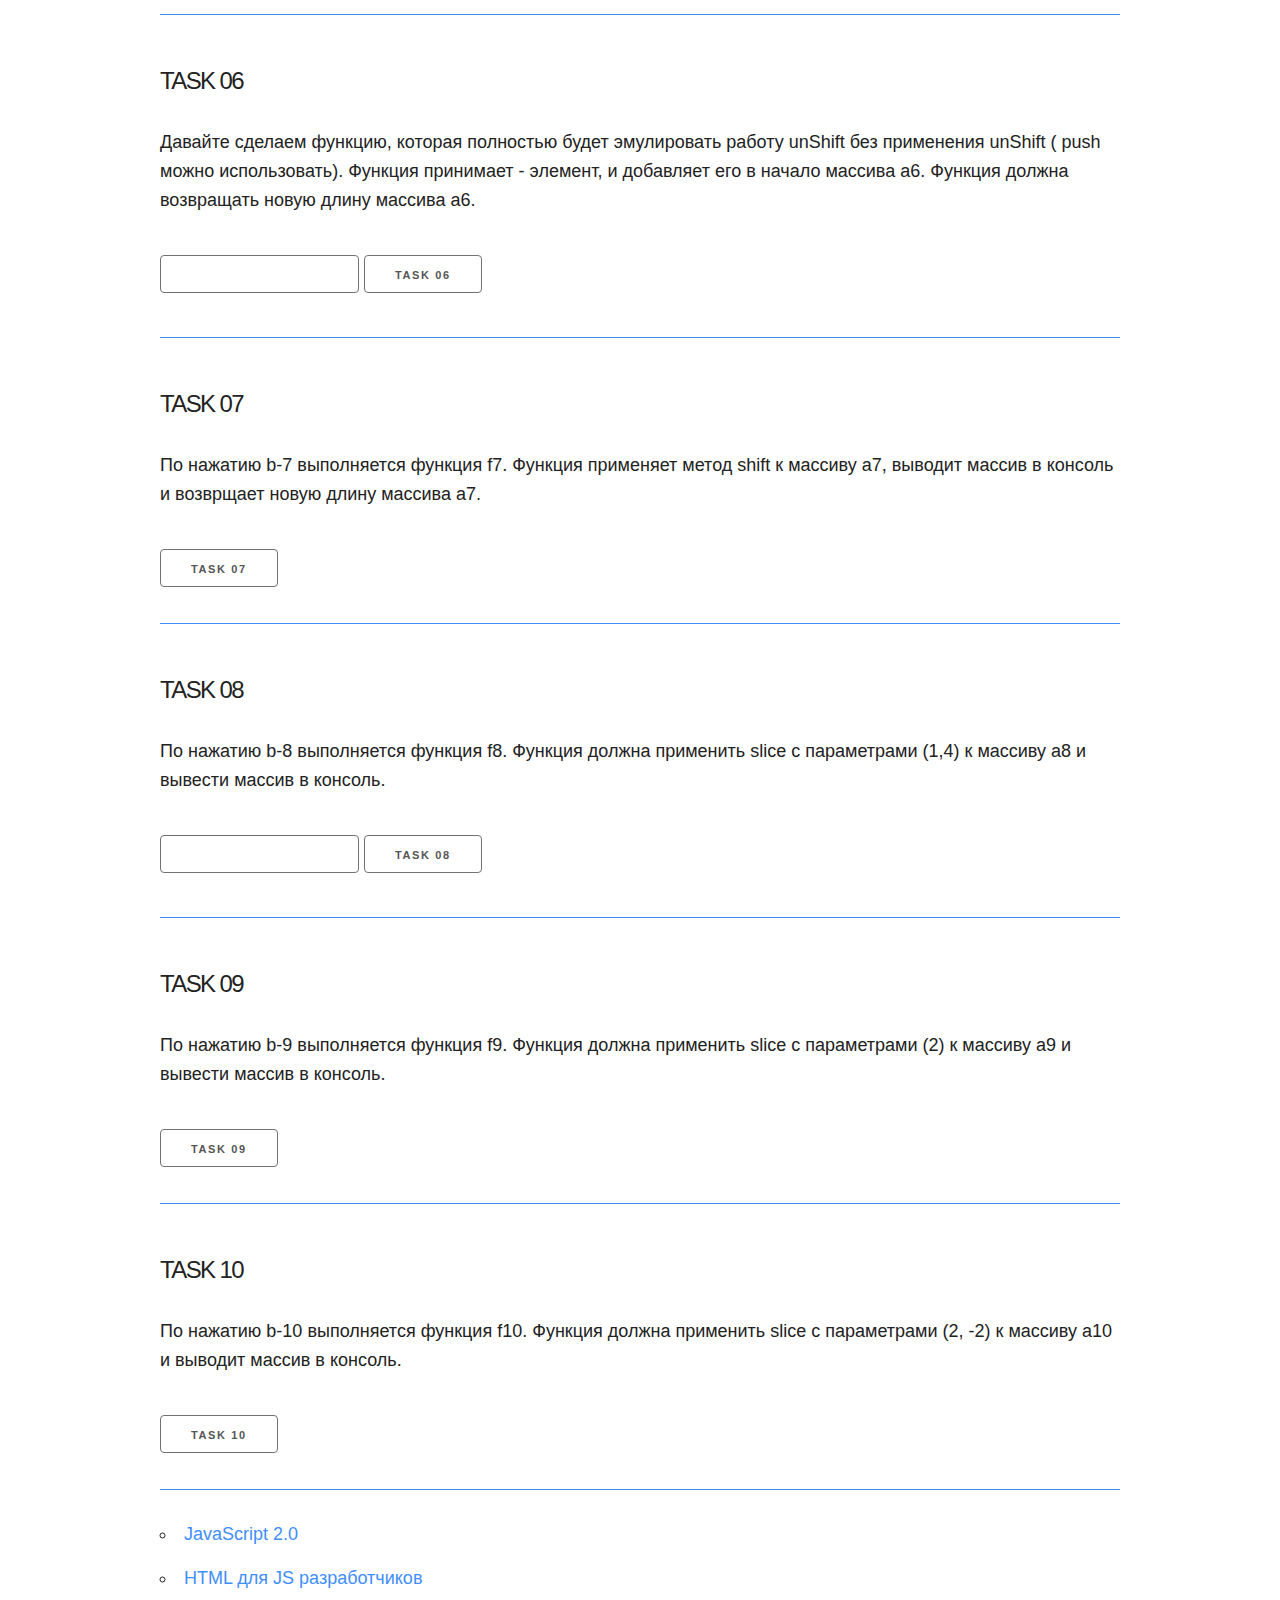
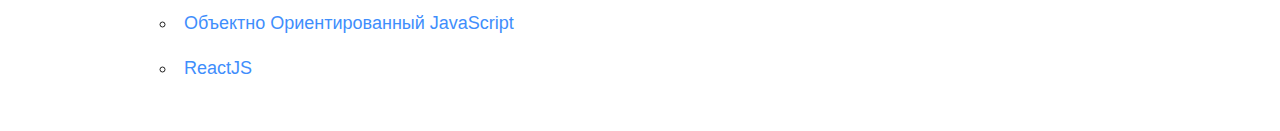
<file: Array_methods/unit_04_(shift,unshift,slice)/unit_04.html>
<!doctype html>
<html lang="en">

<head>
    <meta charset="UTF-8">
    <meta name="viewport"
        content="width=device-width, user-scalable=no, initial-scale=1.0, maximum-scale=1.0, minimum-scale=1.0">
    <meta http-equiv="X-UA-Compatible" content="ie=edge">
    <title>Unit 04. Методы массивов ItGid.info</title>
    <link rel="stylesheet" href="css/skeleton.css">
    <link rel="stylesheet" href="css/style.css">
</head>

<body>
    <div class="container">
        <h1 class="site-title">Unit 04. Метод shift и unShift и slice</h1>
        <h2 class="site-title"><a href="https://itgid.info/course/arraymethod" target="_blank">Методы массивов - курс
                Лущенко
                Александра</a></h2>
        <section>
            <h3>Task 01</h3>
            <p>По нажатию b-1 выполняется функция f1. Функция считывает значение из i-1 и с помощью unShift добавляет
                полученную из input строку в массив a1. Функция выводит массив a1 в консоль и возращает массив a1.</p>
            <input type="text" class="i-1">
            <button class="b-1">Task 01</button>
        </section>
        <section>
            <h3>Task 02</h3>
            <p>По нажатию b-2 выполняется функция f2. Функция считывает значение из i-2 (число). С помощью unShift число
                и его третью
                степень (куб) добавляются в массив a2. Обратите внимание, что добавление двух чисел нужно выполнить с
                помощью одного
                unShift. Функция выводит a2 в консоль и возвращает массив a2.</p>
            <input type="text" class="i-2">
            <button class="b-2">Task 02</button>
        </section>
        <section>
            <h3>Task 03</h3>
            <p>По нажатию b-3 выполняется функция f3. Функция считывает значение из i-3 и с помощью unShift добавляет
                значение в массив
                a3. Изучите вывод в консоль. Разберитесь, что возвращает метод unShift.</p>
            <input type="text" class="i-3">
            <button class="b-3">Task 03</button>
        </section>
        <section>
            <h3>Task 04</h3>
            <p>По нажатию b-4 выполняется функция f4. Функция удаляет из массива первое значение с помощью shift.
                Выводит a4 в консоль.
                Изучите результат.</p>
            <button class="b-4">Task 04</button>
        </section>
        <section>
            <h3>Task 05</h3>
            <p>По нажатию b-5 выполняется функция f5. Функция удаляет из массива нулевое значение с помощью shift и
                возвращает
                результат операции. Выводит a4 в консоль. Изучите решение.</p>
            <button class="b-5">Task 05</button>
        </section>
        <section>
            <h3>Task 06</h3>
            <p>Давайте сделаем функцию, которая полностью будет эмулировать работу unShift без применения unShift ( push можно использовать). Функция принимает  -   элемент, и добавляет его в начало массива a6. Функция должна возвращать новую длину массива a6.</p>
            <input type="text" class="i-6">
            <button class="b-6">Task 06</button>
        </section>
        <section>
            <h3>Task 07</h3>
            <p>По нажатию b-7 выполняется функция f7. Функция применяет метод shift к массиву a7, выводит массив в
                консоль и возврщает
                новую длину массива a7.</p>
            <button class="b-7">Task 07</button>
        </section>
        <section>
            <h3>Task 08</h3>
            <p>По нажатию b-8 выполняется функция f8. Функция должна применить slice с параметрами (1,4) к массиву a8 и
                вывести массив
                в консоль.</p>
            <input type="text" class="i-8">
            <button class="b-8">Task 08</button>
        </section>
        <section>
            <h3>Task 09</h3>
            <p>По нажатию b-9 выполняется функция f9. Функция должна применить slice с параметрами (2) к массиву a9 и
                вывести массив в
                консоль.</p>
            <button class="b-9">Task 09</button>
        </section>
        <section>
            <h3>Task 10</h3>
            <p>По нажатию b-10 выполняется функция f10. Функция должна применить slice с параметрами (2, -2) к массиву
                a10 и выводит массив в консоль.</p>
            <button class="b-10">Task 10</button>
        </section>

        <div class="courses">
            <ul>
                <li><a href="https://itgid.info/course/javascript-2">JavaScript 2.0</a></li>
                <li><a href="https://itgid.info/course/html">HTML для JS разработчиков</a></li>
                <li><a href="https://itgid.info/course/object-js">Объектно Ориентированный JavaScript</a></li>
                <li><a href="https://itgid.info/course/reactjs">ReactJS</a></li>
            </ul>
        </div>
    </div>
    <script src="unit_04.js"></script>
</body>

</html>
</file>
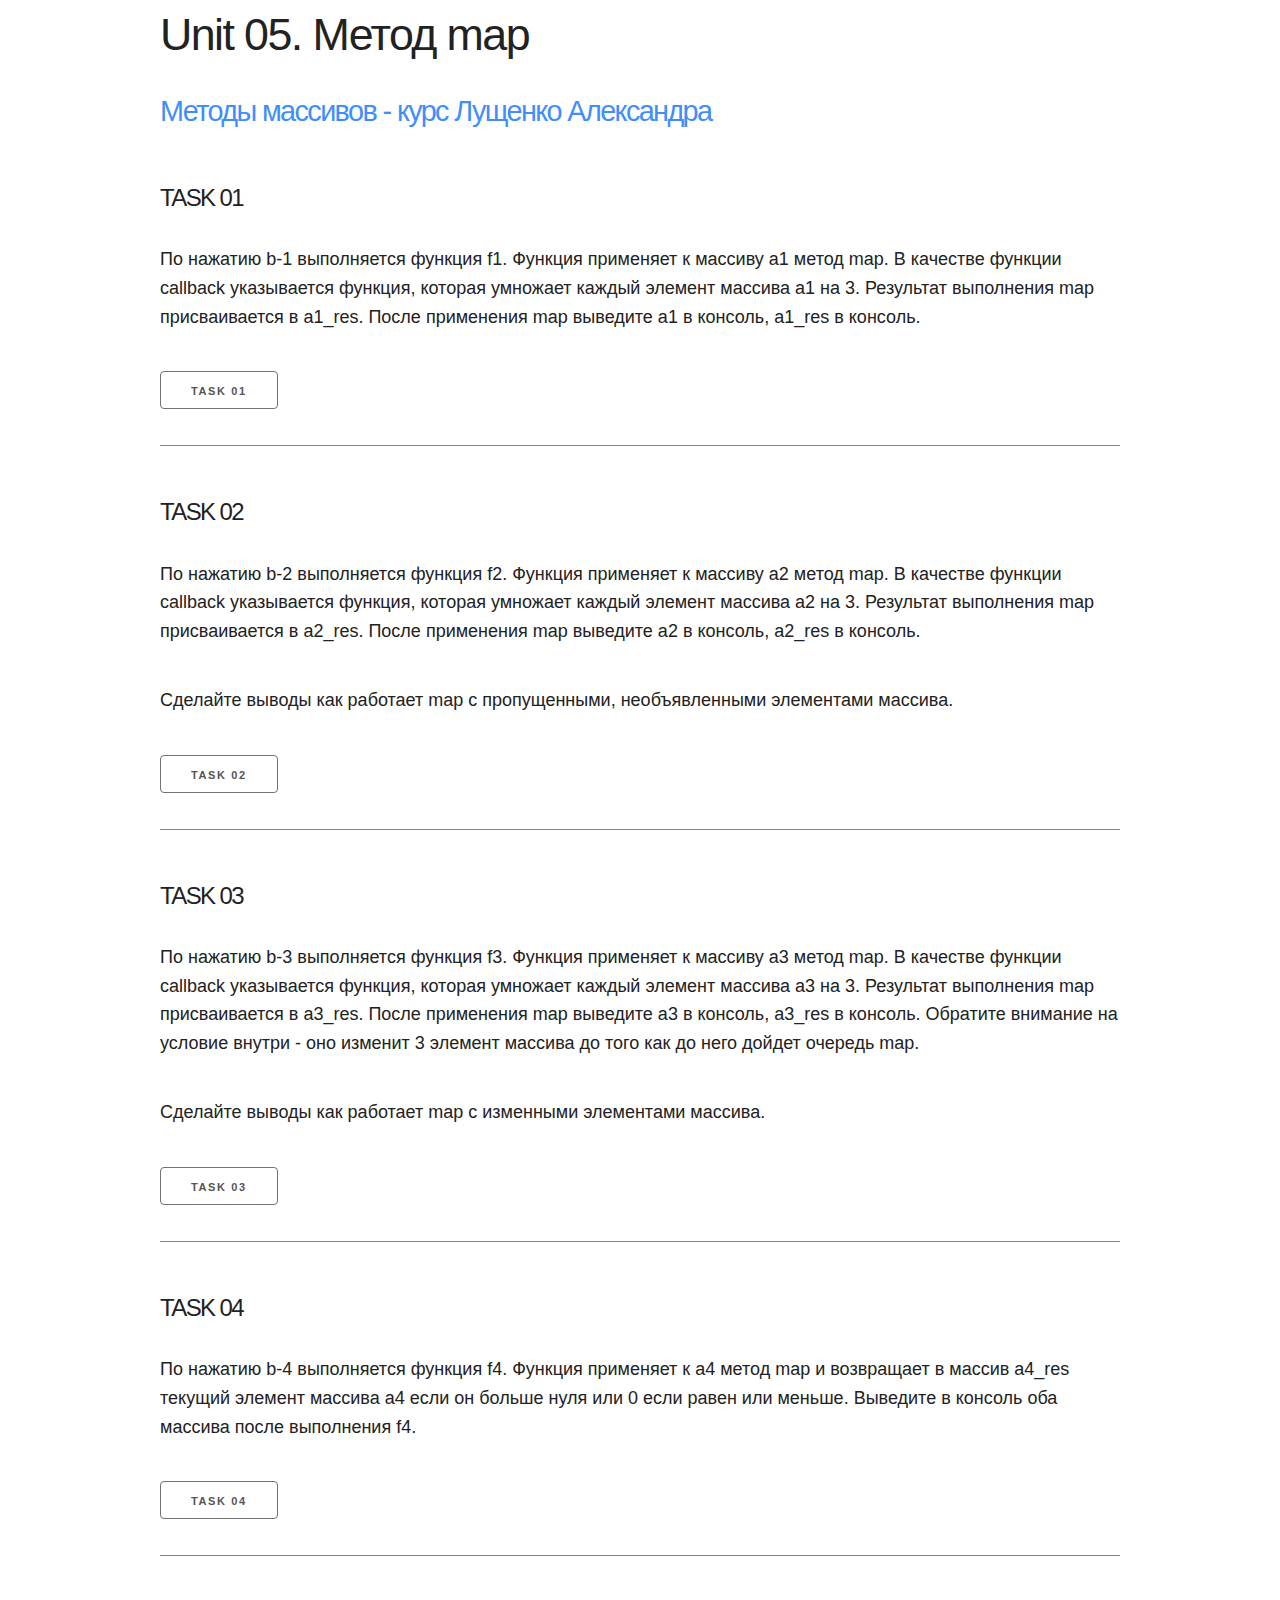
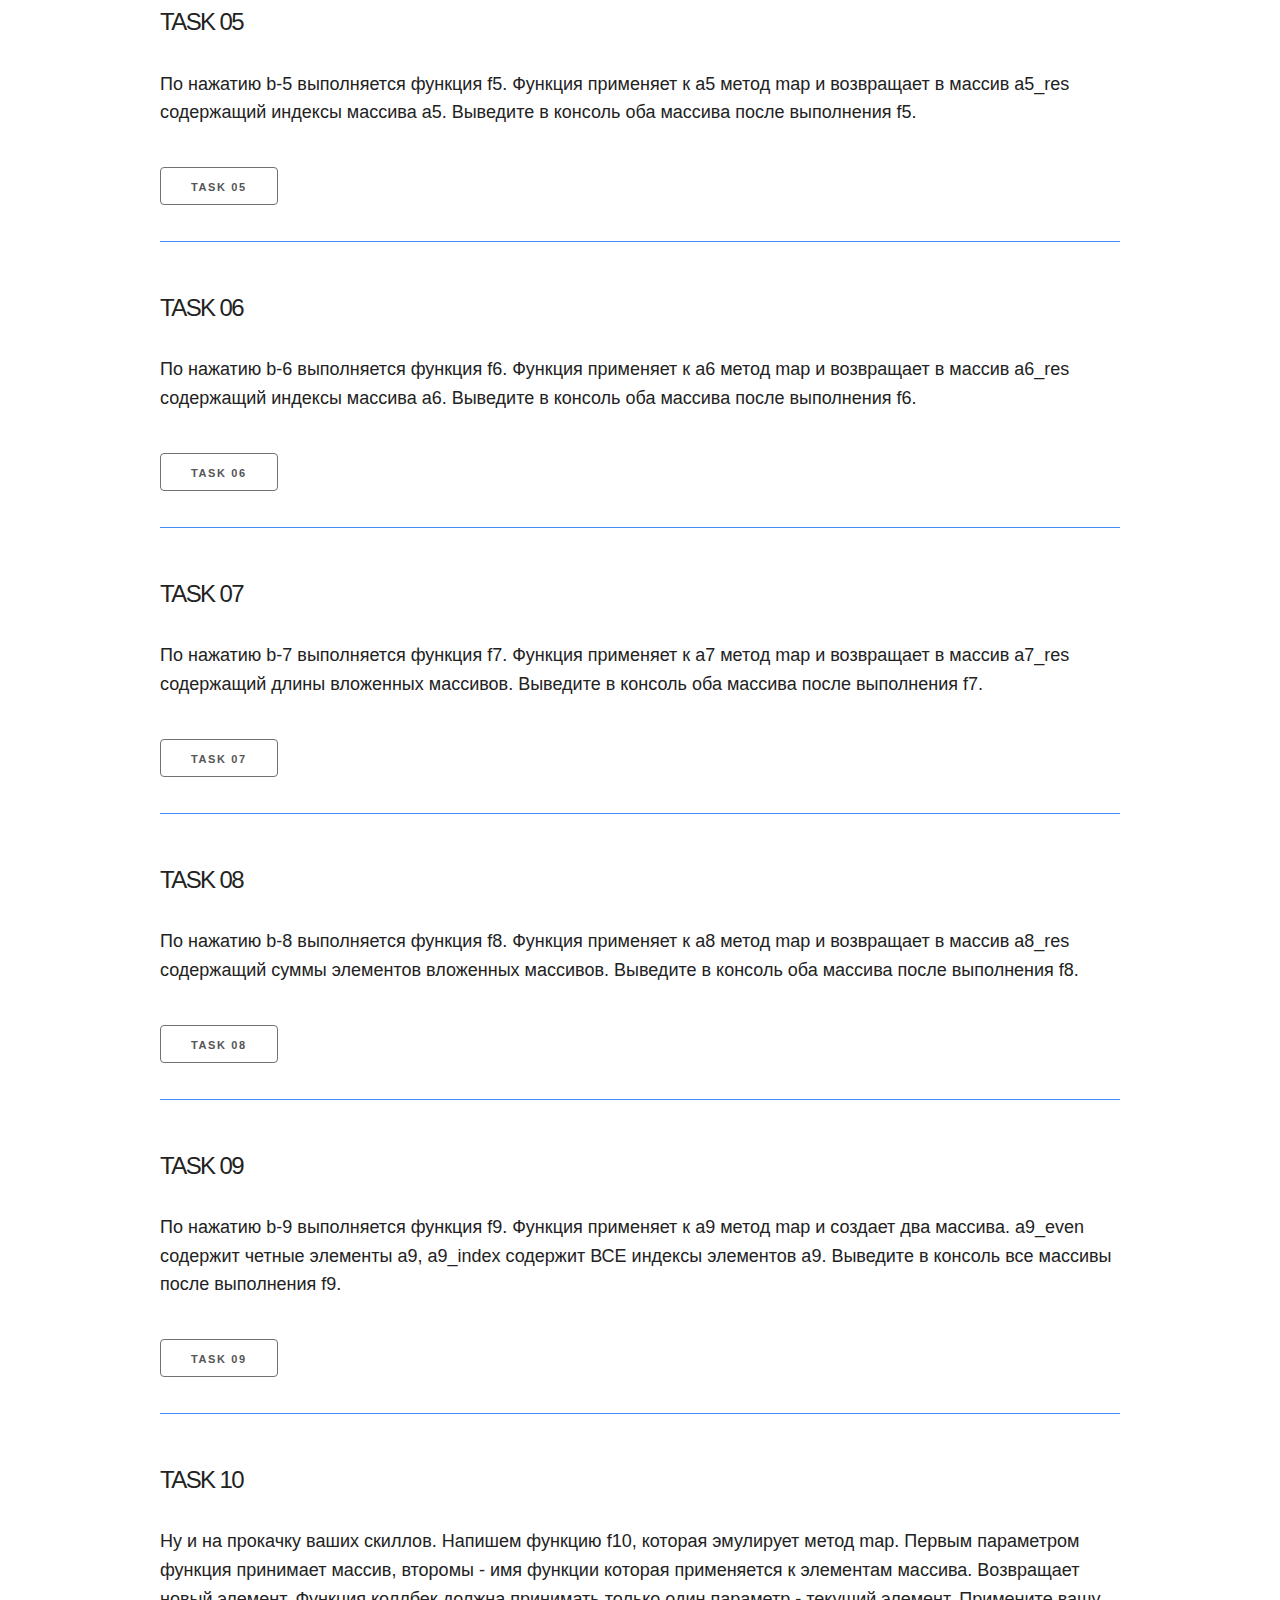
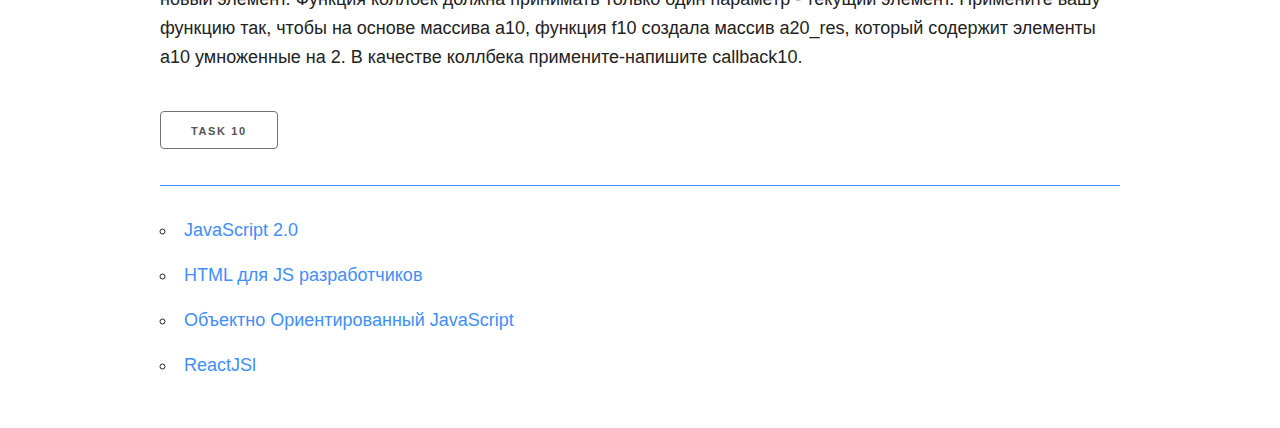
<file: Array_methods/unit_05_(map)/unit_05.html>
<!doctype html>
<html lang="en">

<head>
    <meta charset="UTF-8">
    <meta name="viewport"
        content="width=device-width, user-scalable=no, initial-scale=1.0, maximum-scale=1.0, minimum-scale=1.0">
    <meta http-equiv="X-UA-Compatible" content="ie=edge">
    <title>Unit 05. Методы массивов ItGid.info</title>
    <link rel="stylesheet" href="css/skeleton.css">
    <link rel="stylesheet" href="css/style.css">
</head>

<body>
    <div class="container">
        <h1 class="site-title">Unit 05. Метод map</h1>
        <h2 class="site-title"><a href="https://itgid.info/course/arraymethod" target="_blank">Методы массивов - курс
                Лущенко
                Александра</a></h2>
        <section>
            <h3>Task 01</h3>
            <p>По нажатию b-1 выполняется функция f1. Функция применяет к массиву a1 метод map. В качестве функции
                callback указывается функция, которая умножает каждый элемент массива a1 на 3. Результат выполнения map
                присваивается в a1_res. После применения map выведите a1 в консоль, a1_res в консоль.</p>
            <button class="b-1">Task 01</button>
        </section>
        <section>
            <h3>Task 02</h3>
            <p>По нажатию b-2 выполняется функция f2. Функция применяет к массиву a2 метод map. В качестве функции
                callback указывается функция, которая умножает каждый элемент массива a2 на 3. Результат выполнения map
                присваивается в a2_res. После применения map выведите a2 в консоль, a2_res в консоль.</p>
            <p>Сделайте выводы как работает map с пропущенными, необъявленными элементами массива.</p>
            <button class="b-2">Task 02</button>
        </section>
        <section>
            <h3>Task 03</h3>
            <p>По нажатию b-3 выполняется функция f3. Функция применяет к массиву a3 метод map. В качестве функции
                callback указывается функция, которая умножает каждый элемент массива a3 на 3. Результат выполнения map
                присваивается в a3_res. После применения map выведите a3 в консоль, a3_res в консоль. Обратите внимание
                на условие внутри - оно изменит 3 элемент массива до того как до него дойдет очередь map.</p>
            <p>Сделайте выводы как работает map с изменными элементами массива.</p>
            <button class="b-3">Task 03</button>
        </section>
        <section>
            <h3>Task 04</h3>
            <p>По нажатию b-4 выполняется функция f4. Функция применяет к a4 метод map и возвращает в массив a4_res
                текущий элемент массива a4 если он больше нуля или 0 если равен или меньше. Выведите в консоль оба
                массива после выполнения f4.</p>
            <button class="b-4">Task 04</button>
        </section>
        <section>
            <h3>Task 05</h3>
            <p>По нажатию b-5 выполняется функция f5. Функция применяет к a5 метод map и возвращает в массив a5_res
                содержащий индексы массива a5. Выведите в консоль оба массива после выполнения f5.</p>
            <button class="b-5">Task 05</button>
        </section>
        <section>
            <h3>Task 06</h3>
            <p>По нажатию b-6 выполняется функция f6. Функция применяет к a6 метод map и возвращает в массив a6_res
                содержащий индексы массива a6. Выведите в консоль оба массива после выполнения f6.</p>
            <button class="b-6">Task 06</button>
        </section>
        <section>
            <h3>Task 07</h3>
            <p>По нажатию b-7 выполняется функция f7. Функция применяет к a7 метод map и возвращает в массив a7_res
                содержащий длины вложенных массивов. Выведите в консоль оба массива после выполнения f7.</p>
            <button class="b-7">Task 07</button>
        </section>
        <section>
            <h3>Task 08</h3>
            <p>По нажатию b-8 выполняется функция f8. Функция применяет к a8 метод map и возвращает в массив a8_res
                содержащий суммы
                элементов вложенных массивов. Выведите в консоль оба массива после выполнения f8.</p>
            <button class="b-8">Task 08</button>
        </section>
        <section>
            <h3>Task 09</h3>
            <p>По нажатию b-9 выполняется функция f9. Функция применяет к a9 метод map и создает два массива. a9_even
                содержит четные элементы a9, a9_index содержит ВСЕ индексы элементов a9. Выведите в консоль все массивы
                после выполнения f9.</p>
            <button class="b-9">Task 09</button>
        </section>
        <section>
            <h3>Task 10</h3>
            <p> Ну и на прокачку ваших скиллов. Напишем функцию f10, которая эмулирует метод map. Первым параметром
                функция принимает массив, второмы - имя функции которая применяется к элементам массива. Возвращает
                новый элемент. Функция коллбек должна принимать только один параметр - текущий элемент. Примените вашу
                функцию так, чтобы на основе массива a10, функция f10 создала массив a20_res, который содержит элементы
                a10 умноженные на 2. В качестве коллбека примените-напишите callback10.</p>
            <button class="b-10">Task 10</button>
        </section>

        <div class="courses">
            <ul>
                <li><a href="https://itgid.info/course/javascript-2">JavaScript 2.0</a></li>
                <li><a href="https://itgid.info/course/html">HTML для JS разработчиков</a></li>
                <li><a href="https://itgid.info/course/object-js">Объектно Ориентированный JavaScript</a></li>
                <li><a href="https://itgid.info/course/reactjs">ReactJSl</a></li>
            </ul>
        </div>
    </div>
    <script src="unit_05.js"></script>
</body>

</html>
</file>
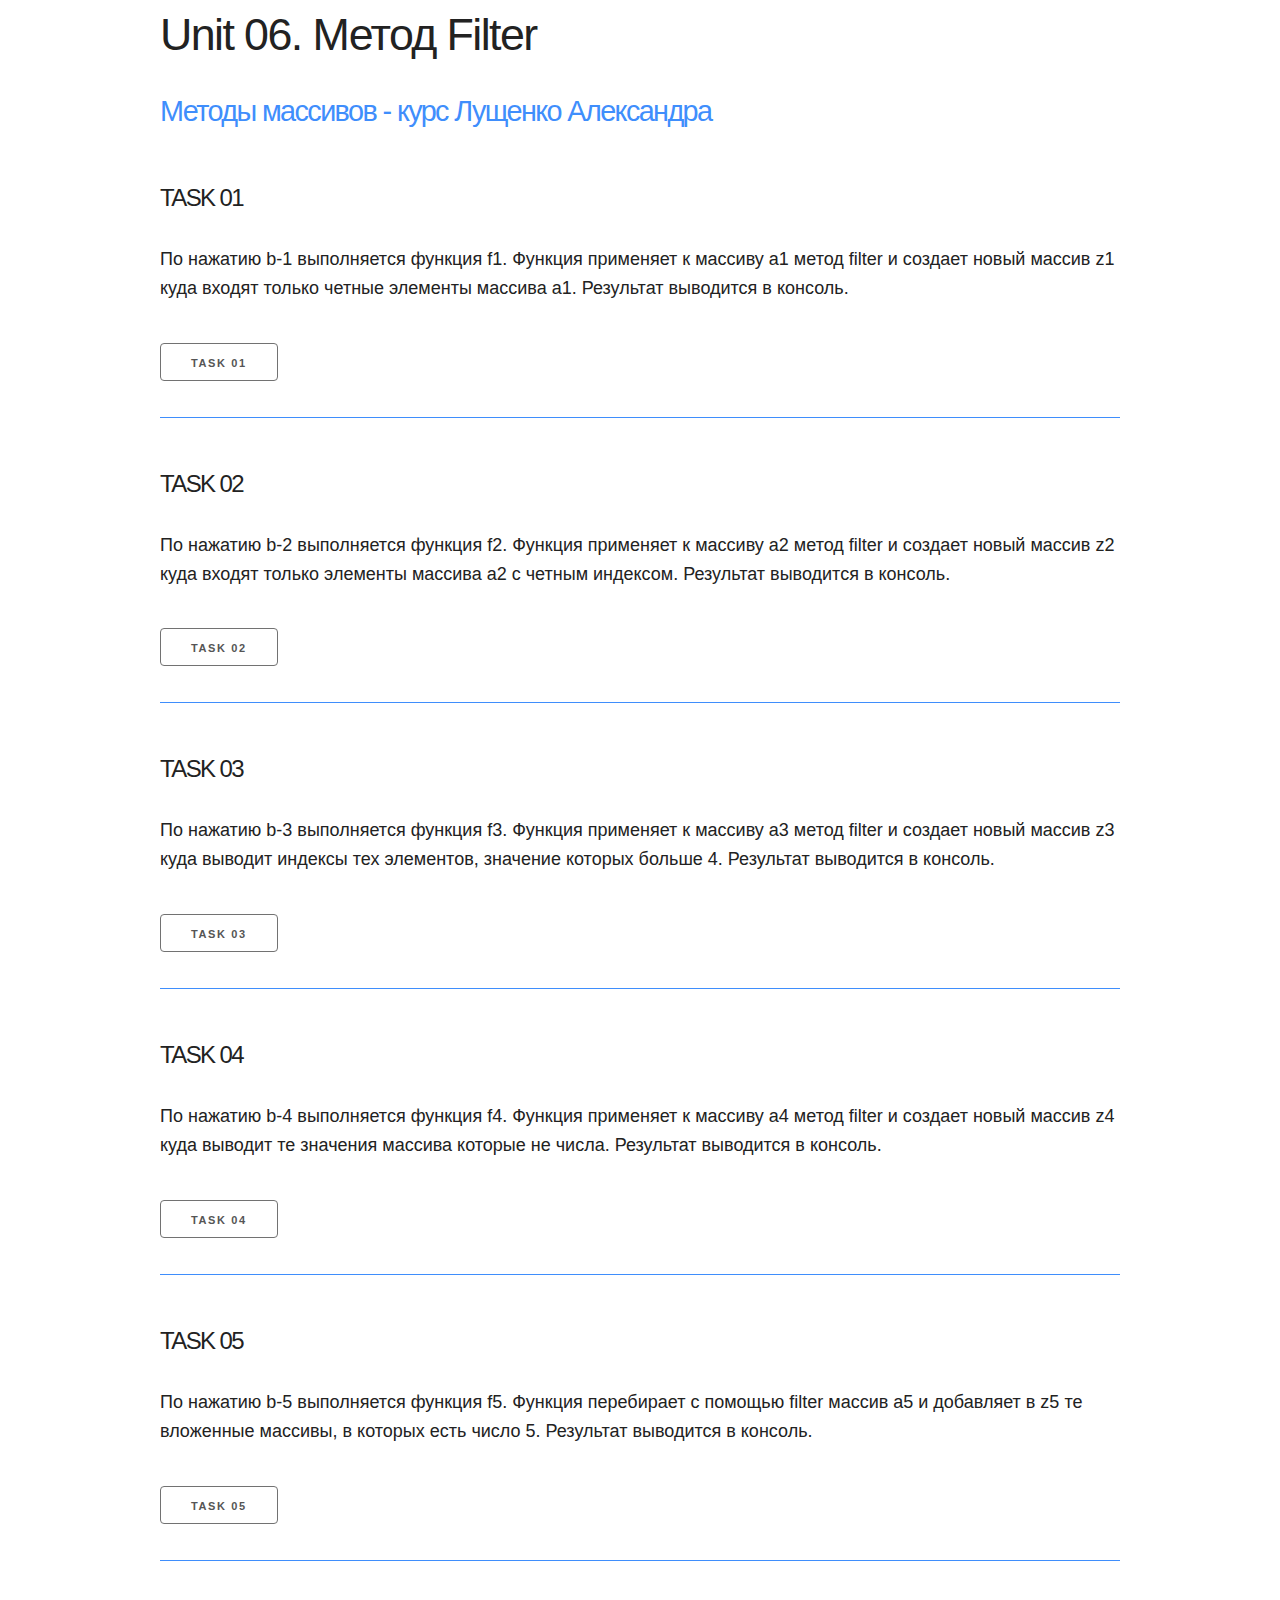
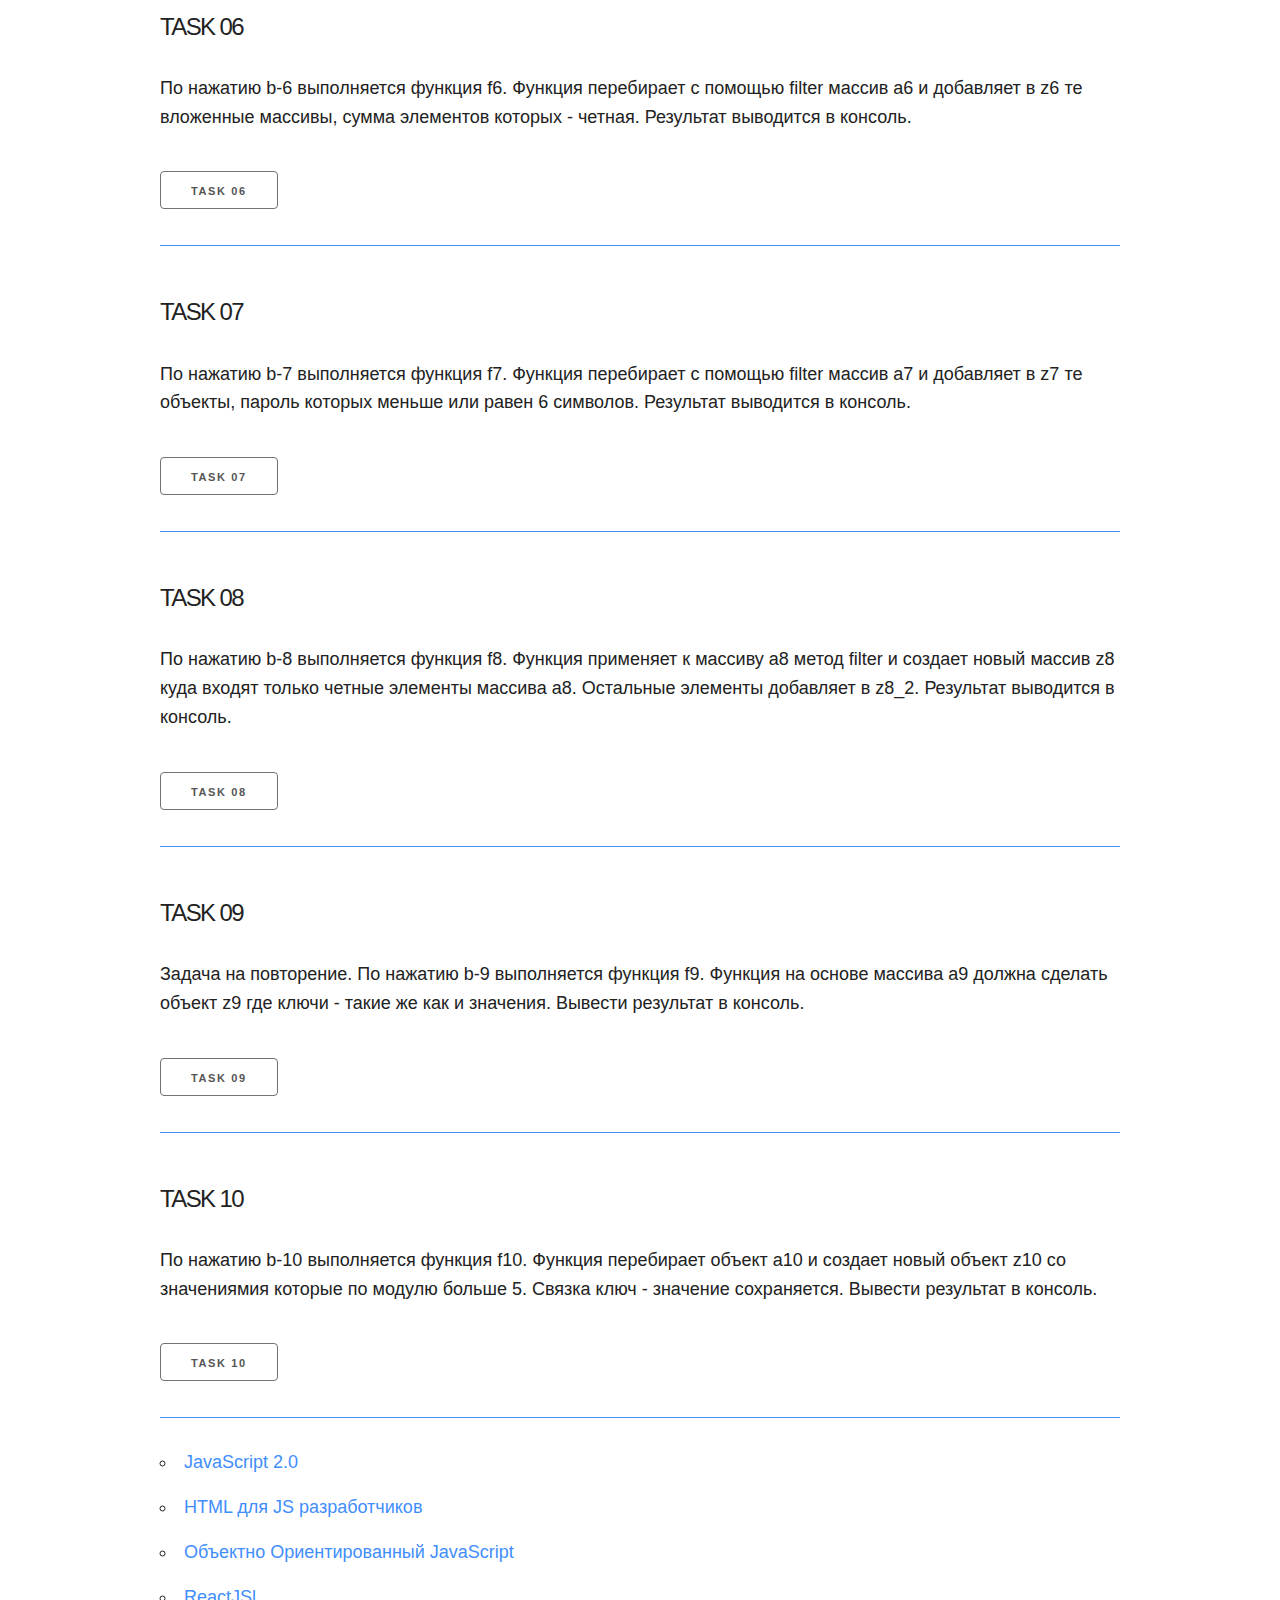
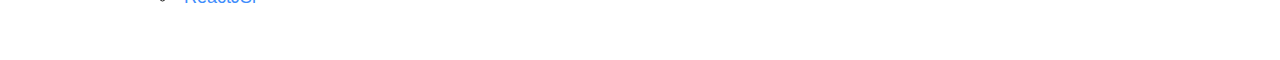
<file: Array_methods/unit_06_(filter)/unit_06.html>
<!doctype html>
<html lang="en">

<head>
    <meta charset="UTF-8">
    <meta name="viewport"
        content="width=device-width, user-scalable=no, initial-scale=1.0, maximum-scale=1.0, minimum-scale=1.0">
    <meta http-equiv="X-UA-Compatible" content="ie=edge">
    <title>Unit 06. Методы массивов ItGid.info</title>
    <link rel="stylesheet" href="css/skeleton.css">
    <link rel="stylesheet" href="css/style.css">
</head>

<body>
    <div class="container">
        <h1 class="site-title">Unit 06. Метод Filter</h1>
        <h2 class="site-title"><a href="https://itgid.info/course/arraymethod" target="_blank">Методы массивов - курс
                Лущенко
                Александра</a></h2>
        <section>
            <h3>Task 01</h3>
            <p>По нажатию b-1 выполняется функция f1. Функция применяет к массиву a1 метод filter и создает новый массив
                z1 куда входят
                только четные элементы массива a1. Результат выводится в консоль.</p>
            <button class="b-1">Task 01</button>
        </section>
        <section>
            <h3>Task 02</h3>
            <p>По нажатию b-2 выполняется функция f2. Функция применяет к массиву a2 метод filter и создает новый массив
                z2 куда входят
                только элементы массива a2 с четным индексом. Результат выводится в консоль.</p>
            <button class="b-2">Task 02</button>
        </section>
        <section>
            <h3>Task 03</h3>
            <p>По нажатию b-3 выполняется функция f3. Функция применяет к массиву a3 метод filter и создает новый массив
                z3 куда
                выводит индексы тех элементов, значение которых больше 4. Результат выводится в консоль.</p>
            <button class="b-3">Task 03</button>
        </section>
        <section>
            <h3>Task 04</h3>
            <p>По нажатию b-4 выполняется функция f4. Функция применяет к массиву a4 метод filter и создает новый массив
                z4 куда
                выводит те значения массива которые не числа. Результат выводится в консоль.</p>
            <button class="b-4">Task 04</button>
        </section>
        <section>
            <h3>Task 05</h3>
            <p>По нажатию b-5 выполняется функция f5. Функция перебирает с помощью filter массив a5 и добавляет в z5 те
                вложенные
                массивы, в которых есть число 5. Результат выводится в консоль.</p>
            <button class="b-5">Task 05</button>
        </section>
        <section>
            <h3>Task 06</h3>
            <p>По нажатию b-6 выполняется функция f6. Функция перебирает с помощью filter массив a6 и добавляет в z6 те
                вложенные
                массивы, cумма элементов которых - четная. Результат выводится в консоль.</p>
            <button class="b-6">Task 06</button>
        </section>
        <section>
            <h3>Task 07</h3>
            <p>По нажатию b-7 выполняется функция f7. Функция перебирает с помощью filter массив a7 и добавляет в z7 те
                объекты, пароль
                которых меньше или равен 6 символов. Результат выводится в консоль.</p>
            <button class="b-7">Task 07</button>
        </section>
        <section>
            <h3>Task 08</h3>
            <p>По нажатию b-8 выполняется функция f8. Функция применяет к массиву a8 метод filter и создает новый массив
                z8 куда входят
                только четные элементы массива a8. Остальные элементы добавляет в z8_2. Результат выводится в консоль.
            </p>
            <button class="b-8">Task 08</button>
        </section>
        <section>
            <h3>Task 09</h3>
            <p>Задача на повторение. По нажатию b-9 выполняется функция f9. Функция на основе массива a9 должна сделать
                объект z9 где
                ключи - такие же как и значения. Вывести результат в консоль.</p>
            <button class="b-9">Task 09</button>
        </section>
        <section>
            <h3>Task 10</h3>
            <p>По нажатию b-10 выполняется функция f10. Функция перебирает объект a10 и создает новый объект z10 со
                значениямия которые
                по модулю больше 5. Связка ключ - значение сохраняется. Вывести результат в консоль.</p>
            <button class="b-10">Task 10</button>
        </section>

        <div class="courses">
            <ul>
                <li><a href="https://itgid.info/course/javascript-2">JavaScript 2.0</a></li>
                <li><a href="https://itgid.info/course/html">HTML для JS разработчиков</a></li>
                <li><a href="https://itgid.info/course/object-js">Объектно Ориентированный JavaScript</a></li>
                <li><a href="https://itgid.info/course/reactjs">ReactJSl</a></li>
            </ul>
        </div>
    </div>
    <script src="unit_06.js"></script>
</body>

</html>
</file>
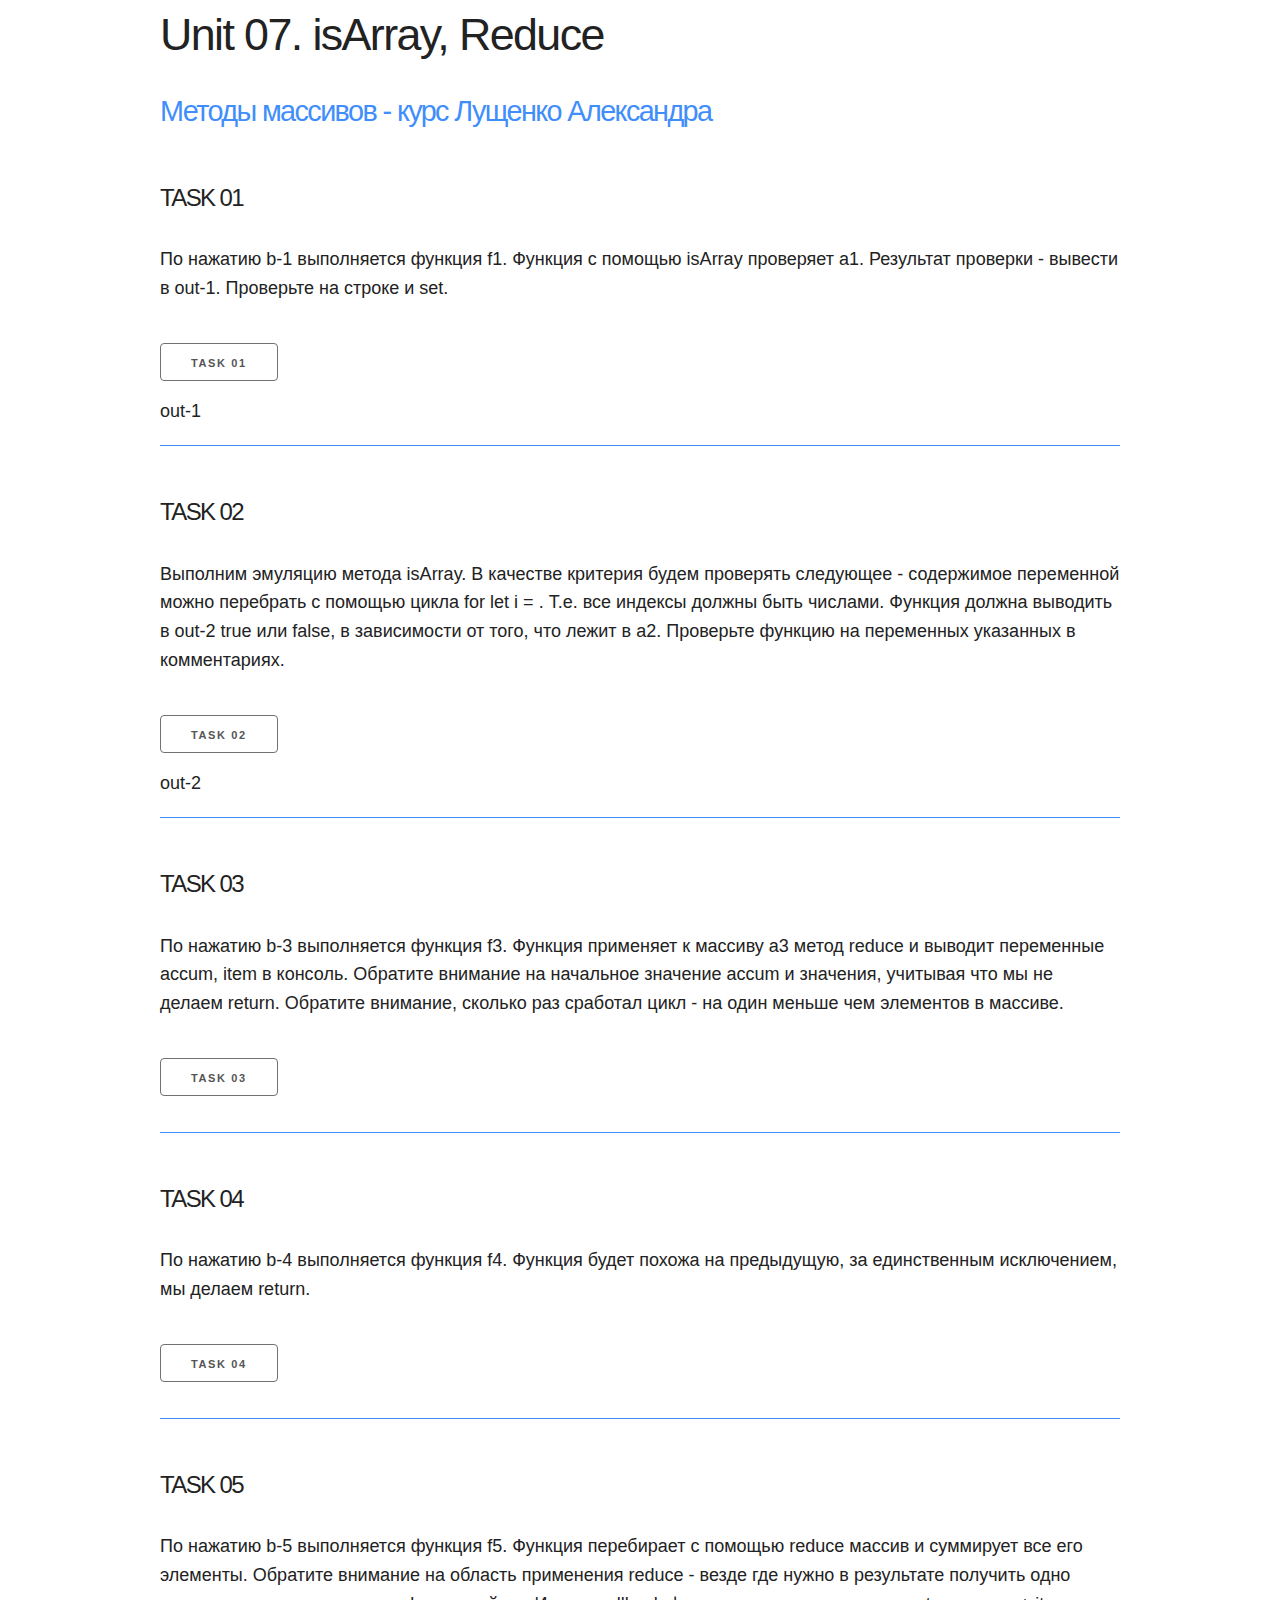
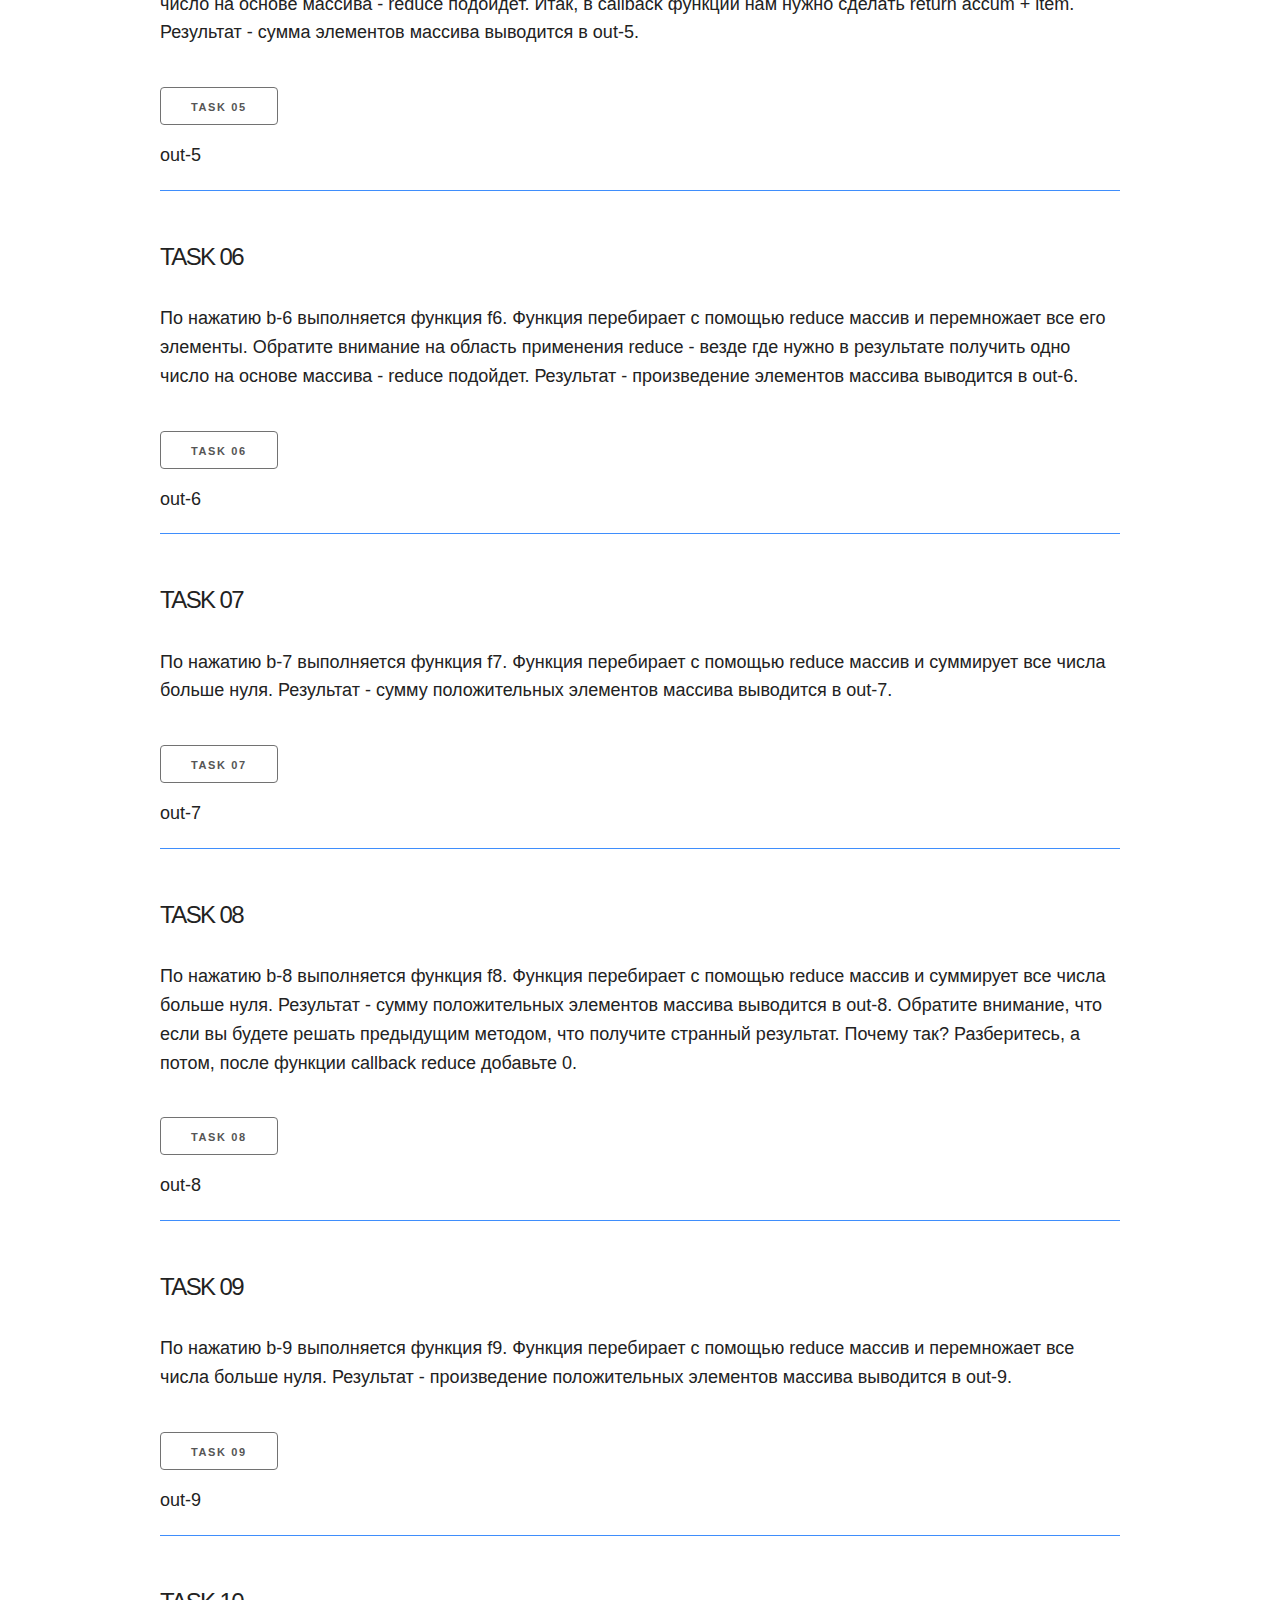
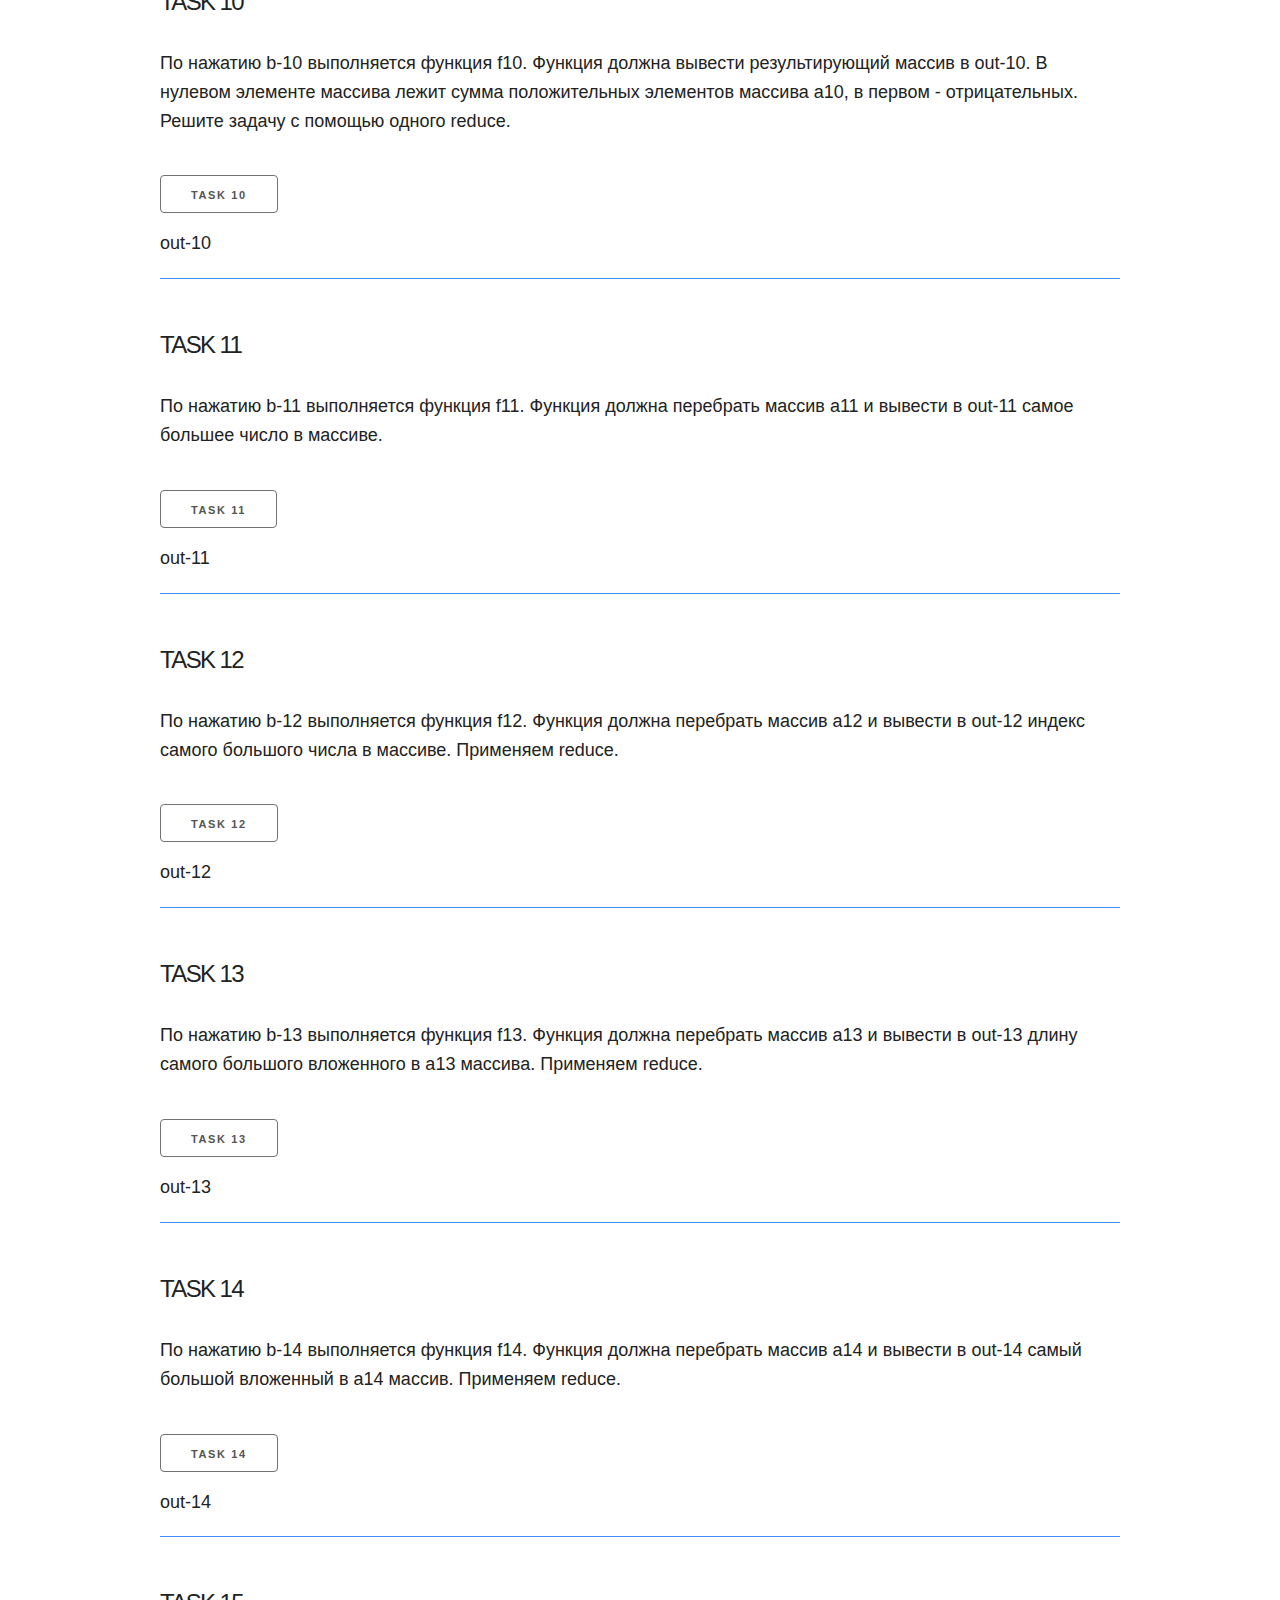
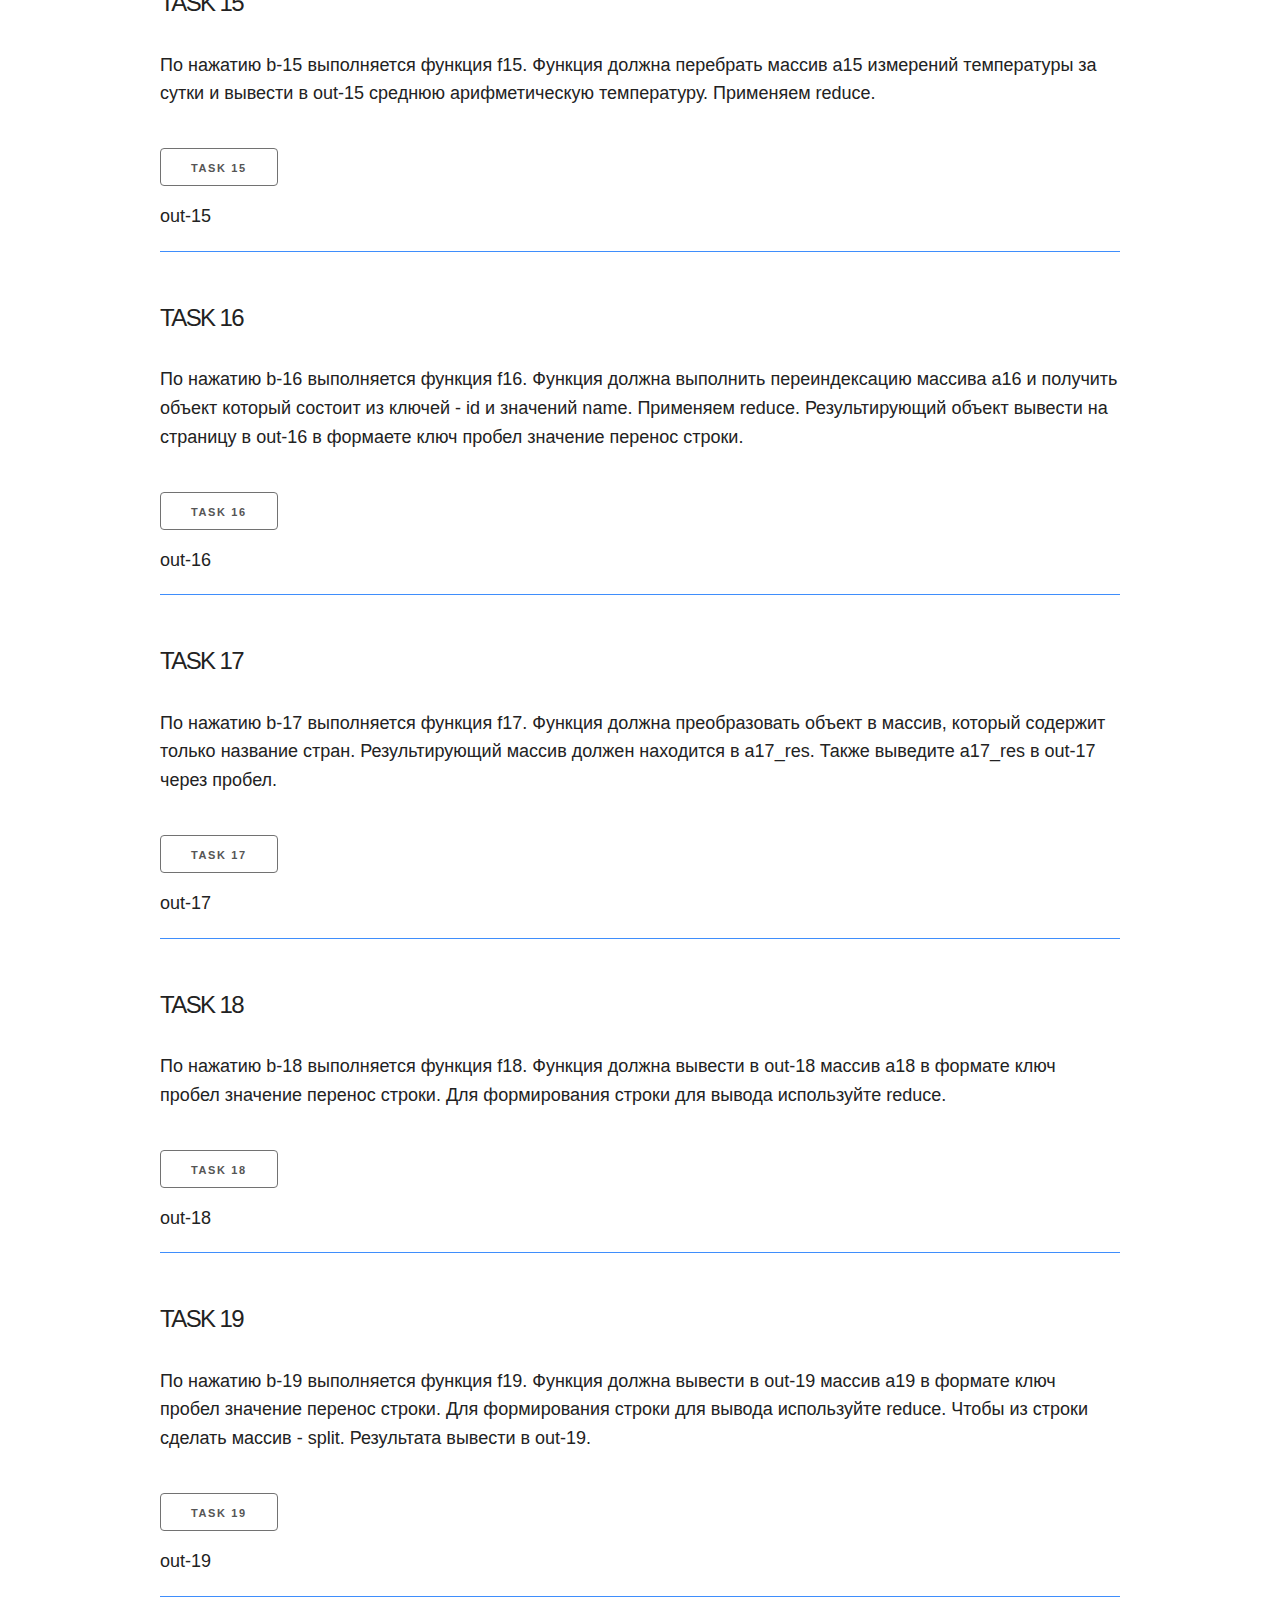
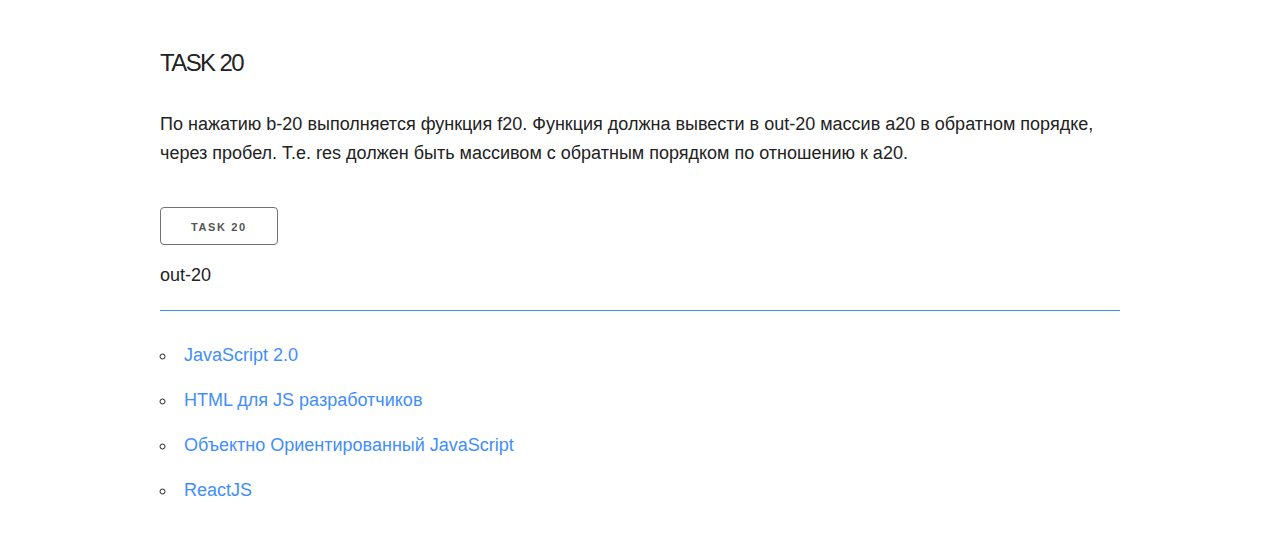
<file: Array_methods/unit_07_(reduse, isArray)/unit_07.html>
<!DOCTYPE html>
<html lang="en">
	<head>
		<meta charset="UTF-8" />
		<meta
			name="viewport"
			content="width=device-width, user-scalable=no, initial-scale=1.0, maximum-scale=1.0, minimum-scale=1.0"
		/>
		<meta http-equiv="X-UA-Compatible" content="ie=edge" />
		<title>Unit 07. Методы массивов ItGid.info</title>
		<link rel="stylesheet" href="css/skeleton.css" />
		<link rel="stylesheet" href="css/style.css" />
	</head>

	<body>
		<div class="container">
			<h1 class="site-title">Unit 07. isArray, Reduce</h1>
			<h2 class="site-title">
				<a href="https://itgid.info/course/arraymethod" target="_blank"
					>Методы массивов - курс Лущенко Александра</a
				>
			</h2>
			<section>
				<h3>Task 01</h3>
				<p>
					По нажатию b-1 выполняется функция f1. Функция с помощью isArray проверяет a1. Результат
					проверки - вывести в out-1. Проверьте на строке и set.
				</p>
				<button class="b-1">Task 01</button>
				<div class="out-1">out-1</div>
			</section>
			<section>
				<h3>Task 02</h3>
				<p>
					Выполним эмуляцию метода isArray. В качестве критерия будем проверять следующее -
					содержимое переменной можно перебрать с помощью цикла for let i = . Т.е. все индексы
					должны быть числами. Функция должна выводить в out-2 true или false, в зависимости от
					того, что лежит в a2. Проверьте функцию на переменных указанных в комментариях.
				</p>
				<button class="b-2">Task 02</button>
				<div class="out-2">out-2</div>
			</section>
			<section>
				<h3>Task 03</h3>
				<p>
					По нажатию b-3 выполняется функция f3. Функция применяет к массиву a3 метод reduce и
					выводит переменные accum, item в консоль. Обратите внимание на начальное значение accum и
					значения, учитывая что мы не делаем return. Обратите внимание, сколько раз сработал цикл -
					на один меньше чем элементов в массиве.
				</p>
				<button class="b-3">Task 03</button>
			</section>
			<section>
				<h3>Task 04</h3>
				<p>
					По нажатию b-4 выполняется функция f4. Функция будет похожа на предыдущую, за единственным
					исключением, мы делаем return.
				</p>
				<button class="b-4">Task 04</button>
			</section>
			<section>
				<h3>Task 05</h3>
				<p>
					По нажатию b-5 выполняется функция f5. Функция перебирает с помощью reduce массив и
					суммирует все его элементы. Обратите внимание на область применения reduce - везде где
					нужно в результате получить одно число на основе массива - reduce подойдет. Итак, в
					callback функции нам нужно сделать return accum + item. Результат - сумма элементов
					массива выводится в out-5.
				</p>
				<button class="b-5">Task 05</button>
				<div class="out-5">out-5</div>
			</section>
			<section>
				<h3>Task 06</h3>
				<p>
					По нажатию b-6 выполняется функция f6. Функция перебирает с помощью reduce массив и
					перемножает все его элементы. Обратите внимание на область применения reduce - везде где
					нужно в результате получить одно число на основе массива - reduce подойдет. Результат -
					произведение элементов массива выводится в out-6.
				</p>
				<button class="b-6">Task 06</button>
				<div class="out-6">out-6</div>
			</section>
			<section>
				<h3>Task 07</h3>
				<p>
					По нажатию b-7 выполняется функция f7. Функция перебирает с помощью reduce массив и
					суммирует все числа больше нуля. Результат - сумму положительных элементов массива
					выводится в out-7.
				</p>
				<button class="b-7">Task 07</button>
				<div class="out-7">out-7</div>
			</section>
			<section>
				<h3>Task 08</h3>
				<p>
					По нажатию b-8 выполняется функция f8. Функция перебирает с помощью reduce массив и
					суммирует все числа больше нуля. Результат - сумму положительных элементов массива
					выводится в out-8. Обратите внимание, что если вы будете решать предыдущим методом, что
					получите странный результат. Почему так? Разберитесь, а потом, после функции callback
					reduce добавьте 0.
				</p>
				<button class="b-8">Task 08</button>
				<div class="out-8">out-8</div>
			</section>
			<section>
				<h3>Task 09</h3>
				<p>
					По нажатию b-9 выполняется функция f9. Функция перебирает с помощью reduce массив и
					перемножает все числа больше нуля. Результат - произведение положительных элементов
					массива выводится в out-9.
				</p>
				<button class="b-9">Task 09</button>
				<div class="out-9">out-9</div>
			</section>
			<section>
				<h3>Task 10</h3>
				<p>
					По нажатию b-10 выполняется функция f10. Функция должна вывести результирующий массив в
					out-10. В нулевом элементе массива лежит сумма положительных элементов массива a10, в
					первом - отрицательных. Решите задачу с помощью одного reduce.
				</p>
				<button class="b-10">Task 10</button>
				<div class="out-10">out-10</div>
			</section>
			<section>
				<h3>Task 11</h3>
				<p>
					По нажатию b-11 выполняется функция f11. Функция должна перебрать массив a11 и вывести в
					out-11 самое большее число в массиве.
				</p>
				<button class="b-11">Task 11</button>
				<div class="out-11">out-11</div>
			</section>
			<section>
				<h3>Task 12</h3>
				<p>
					По нажатию b-12 выполняется функция f12. Функция должна перебрать массив a12 и вывести в
					out-12 индекс самого большого числа в массиве. Применяем reduce.
				</p>
				<button class="b-12">Task 12</button>
				<div class="out-12">out-12</div>
			</section>
			<section>
				<h3>Task 13</h3>
				<p>
					По нажатию b-13 выполняется функция f13. Функция должна перебрать массив a13 и вывести в
					out-13 длину самого большого вложенного в a13 массива. Применяем reduce.
				</p>
				<button class="b-13">Task 13</button>
				<div class="out-13">out-13</div>
			</section>
			<section>
				<h3>Task 14</h3>
				<p>
					По нажатию b-14 выполняется функция f14. Функция должна перебрать массив a14 и вывести в
					out-14 самый большой вложенный в a14 массив. Применяем reduce.
				</p>
				<button class="b-14">Task 14</button>
				<div class="out-14">out-14</div>
			</section>
			<section>
				<h3>Task 15</h3>
				<p>
					По нажатию b-15 выполняется функция f15. Функция должна перебрать массив a15 измерений
					температуры за сутки и вывести в out-15 среднюю арифметическую температуру. Применяем
					reduce.
				</p>
				<button class="b-15">Task 15</button>
				<div class="out-15">out-15</div>
			</section>
			<section>
				<h3>Task 16</h3>
				<p>
					По нажатию b-16 выполняется функция f16. Функция должна выполнить переиндексацию массива
					a16 и получить объект который состоит из ключей - id и значений name. Применяем reduce.
					Результирующий объект вывести на страницу в out-16 в формаете ключ пробел значение перенос
					строки.
				</p>
				<button class="b-16">Task 16</button>
				<div class="out-16">out-16</div>
			</section>
			<section>
				<h3>Task 17</h3>
				<p>
					По нажатию b-17 выполняется функция f17. Функция должна преобразовать объект в массив,
					который содержит только название стран. Результирующий массив должен находится в a17_res.
					Также выведите a17_res в out-17 через пробел.
				</p>
				<button class="b-17">Task 17</button>
				<div class="out-17">out-17</div>
			</section>
			<section>
				<h3>Task 18</h3>
				<p>
					По нажатию b-18 выполняется функция f18. Функция должна вывести в out-18 массив a18 в
					формате ключ пробел значение перенос строки. Для формирования строки для вывода
					используйте reduce.
				</p>
				<button class="b-18">Task 18</button>
				<div class="out-18">out-18</div>
			</section>
			<section>
				<h3>Task 19</h3>
				<p>
					По нажатию b-19 выполняется функция f19. Функция должна вывести в out-19 массив a19 в
					формате ключ пробел значение перенос строки. Для формирования строки для вывода
					используйте reduce. Чтобы из строки сделать массив - split. Результата вывести в out-19.
				</p>
				<button class="b-19">Task 19</button>
				<div class="out-19">out-19</div>
			</section>
			<section>
				<h3>Task 20</h3>
				<p>
					По нажатию b-20 выполняется функция f20. Функция должна вывести в out-20 массив a20 в
					обратном порядке, через пробел. Т.е. res должен быть массивом с обратным порядком по
					отношению к a20.
				</p>
				<button class="b-20">Task 20</button>
				<div class="out-20">out-20</div>
			</section>
			<div class="courses">
				<ul>
					<li><a href="https://itgid.info/course/javascript-2">JavaScript 2.0</a></li>
					<li><a href="https://itgid.info/course/html">HTML для JS разработчиков</a></li>
					<li>
						<a href="https://itgid.info/course/object-js">Объектно Ориентированный JavaScript</a>
					</li>
					<li><a href="https://itgid.info/course/reactjs">ReactJS</a></li>
				</ul>
			</div>
		</div>
		<script src="unit_07.js"></script>
	</body>
</html>
</file>
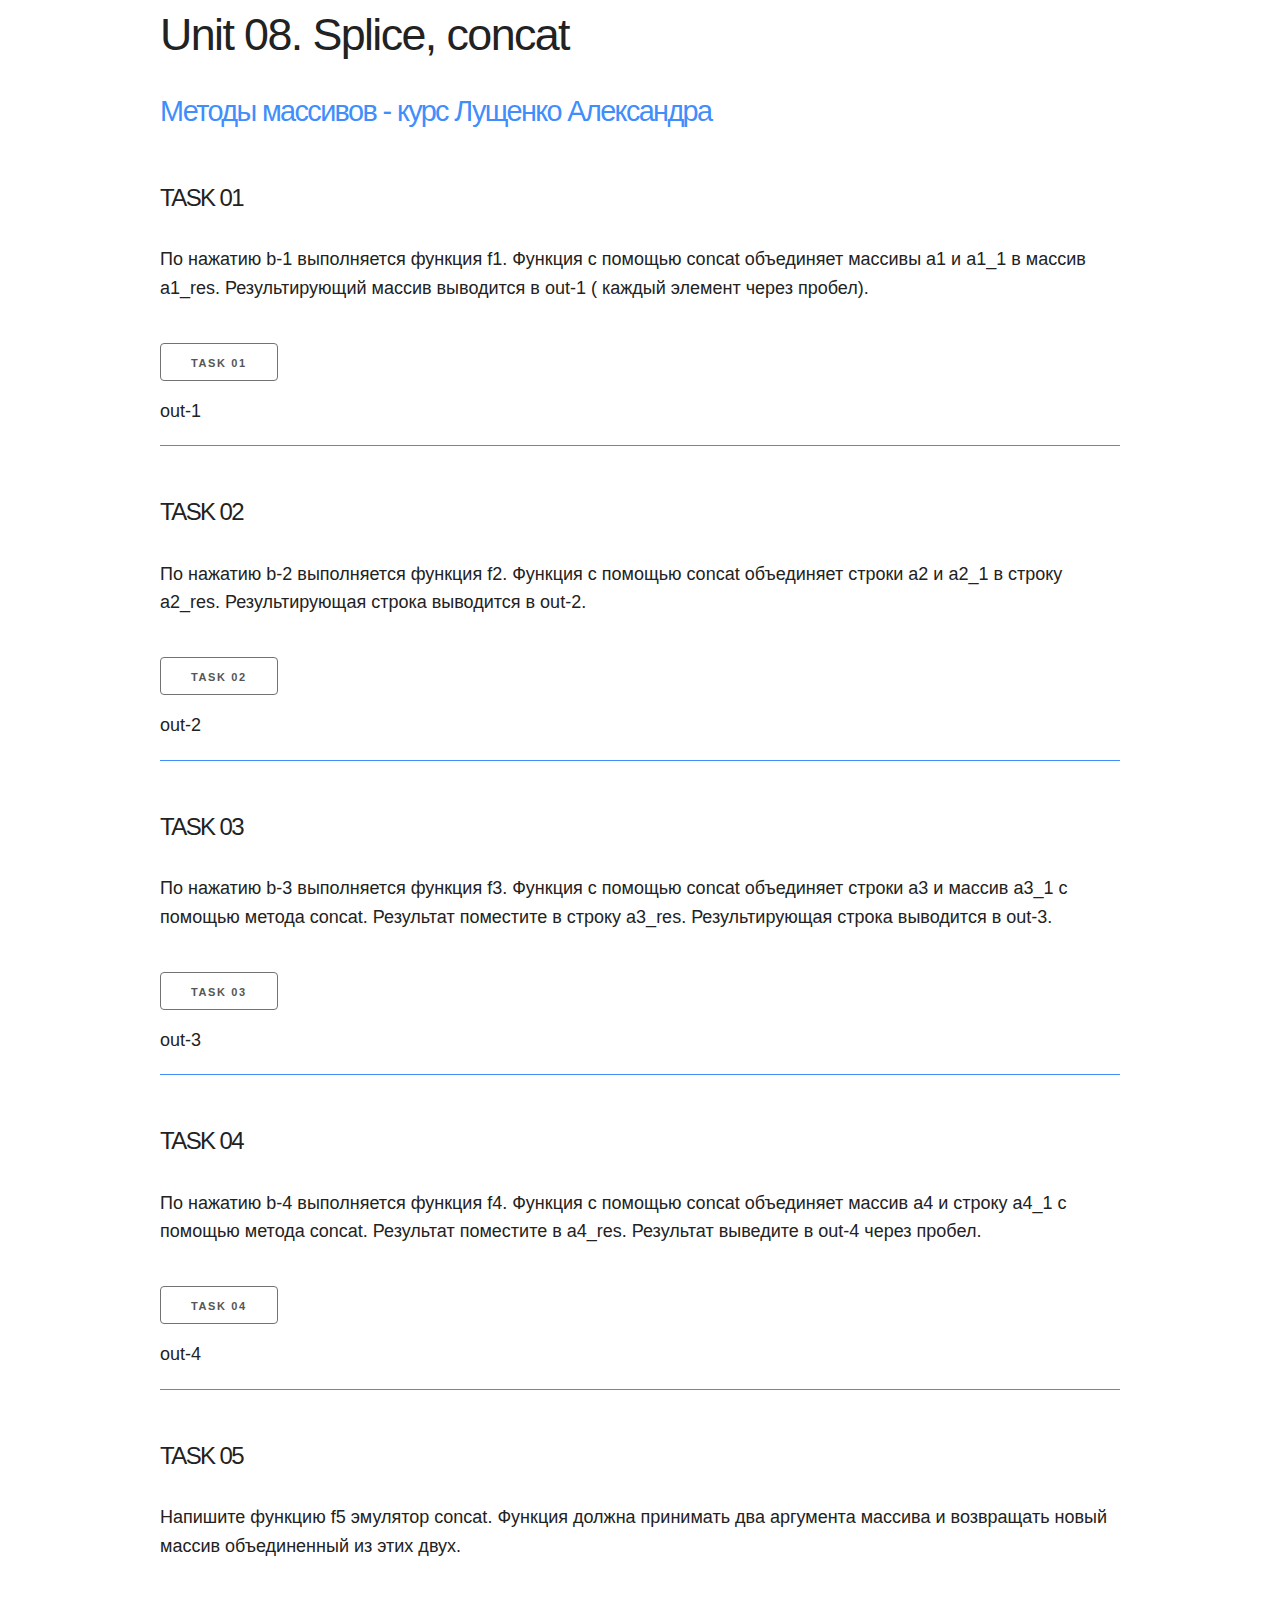
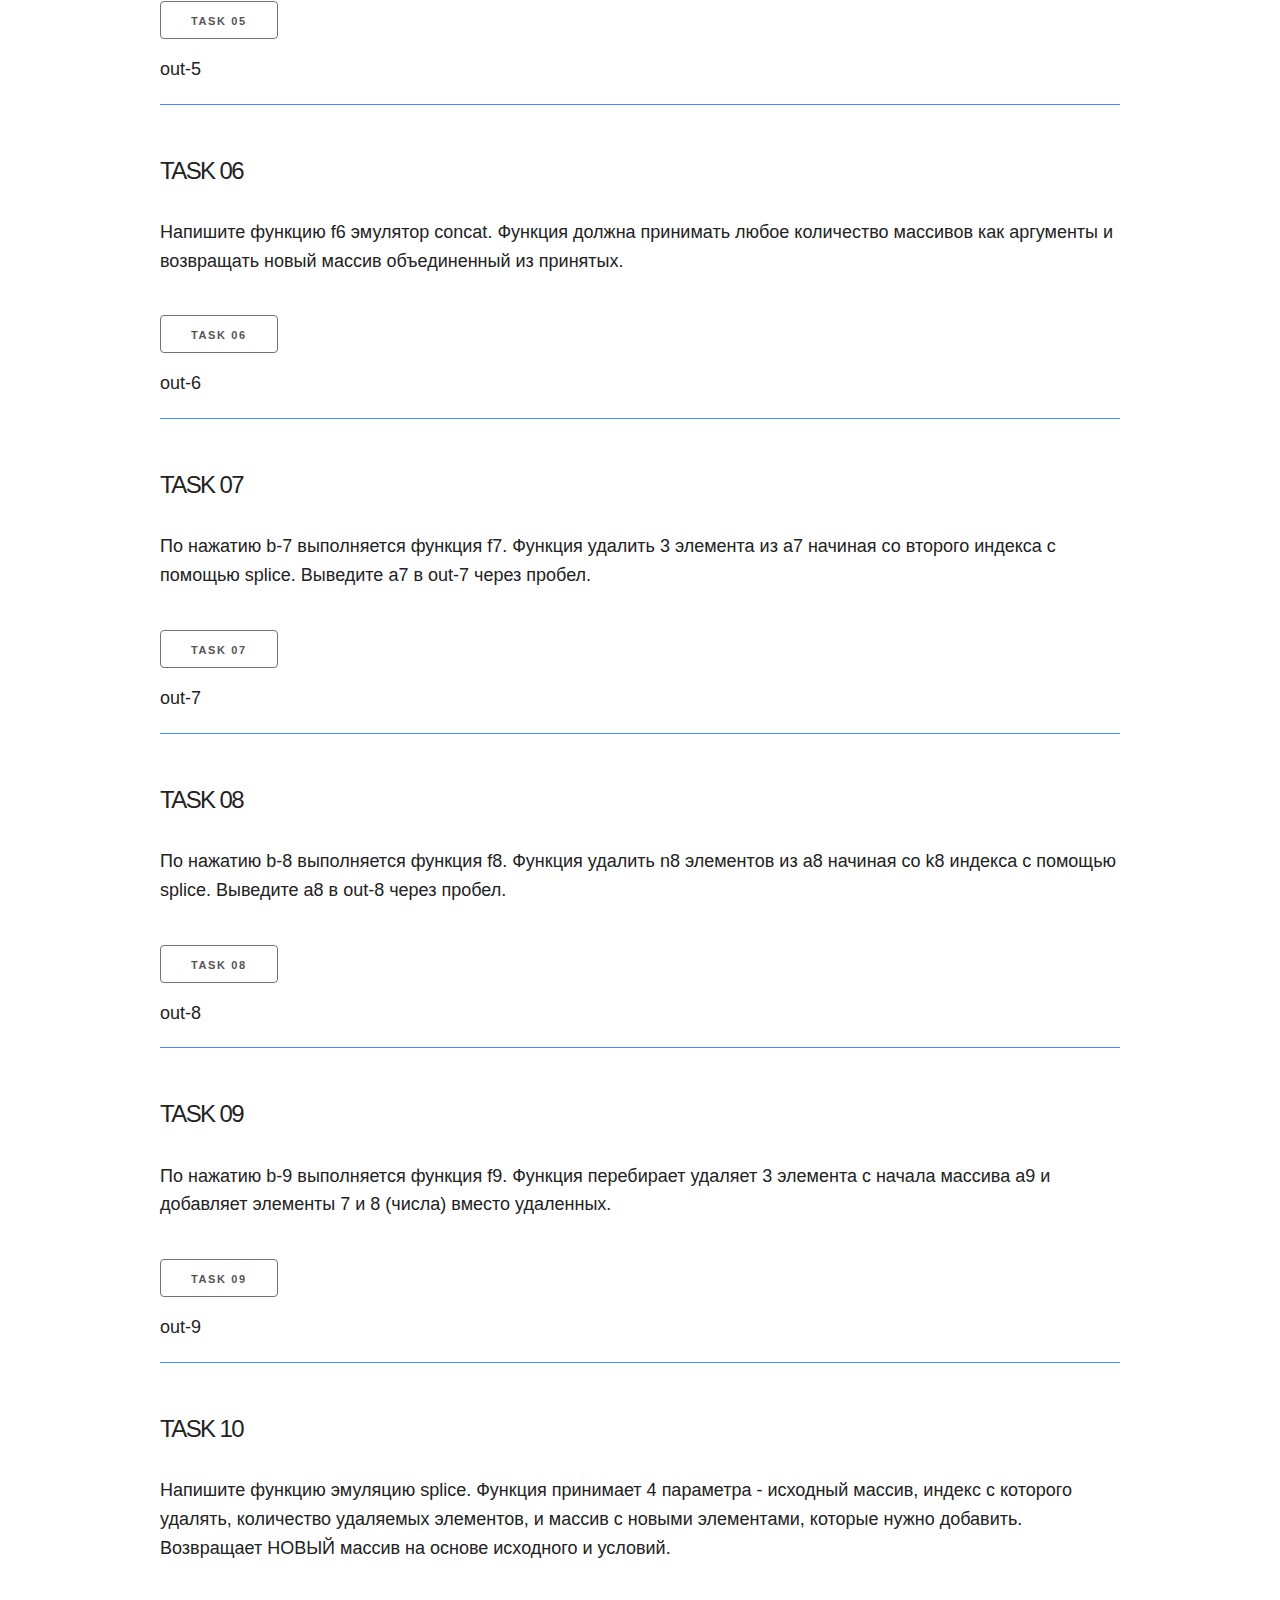
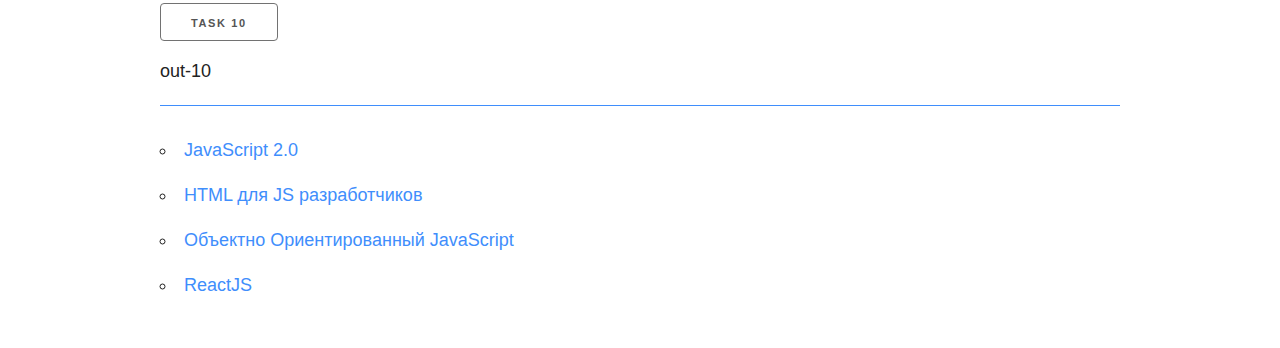
<file: Array_methods/unit_08_(splice, concat)/unit_08.html>
<!doctype html>
<html lang="en">

<head>
    <meta charset="UTF-8">
    <meta name="viewport"
        content="width=device-width, user-scalable=no, initial-scale=1.0, maximum-scale=1.0, minimum-scale=1.0">
    <meta http-equiv="X-UA-Compatible" content="ie=edge">
    <title>Unit 08. Методы массивов ItGid.info</title>
    <link rel="stylesheet" href="css/skeleton.css">
    <link rel="stylesheet" href="css/style.css">
</head>

<body>
    <div class="container">
        <h1 class="site-title">Unit 08. Splice, concat</h1>
        <h2 class="site-title"><a href="https://itgid.info/course/arraymethod" target="_blank">Методы массивов - курс
                Лущенко
                Александра</a></h2>
        <section>
            <h3>Task 01</h3>
            <p>По нажатию b-1 выполняется функция f1. Функция с помощью concat объединяет массивы a1 и a1_1 в массив
                a1_res. Результирующий массив выводится в out-1 ( каждый элемент через пробел).</p>
            <button class="b-1">Task 01</button>
            <div class="out-1">out-1</div>
        </section>
        <section>
            <h3>Task 02</h3>
            <p>По нажатию b-2 выполняется функция f2. Функция с помощью concat объединяет строки a2 и a2_1 в строку
                a2_res. Результирующая строка выводится в out-2.</p>
            <button class="b-2">Task 02</button>
            <div class="out-2">out-2</div>
        </section>
        <section>
            <h3>Task 03</h3>
            <p>По нажатию b-3 выполняется функция f3. Функция с помощью concat объединяет строки a3 и массив a3_1 с
                помощью метода concat. Результат поместите в строку a3_res. Результирующая строка выводится в out-3.</p>
            <button class="b-3">Task 03</button>
            <div class="out-3">out-3</div>

        </section>
        <section>
            <h3>Task 04</h3>
            <p>По нажатию b-4 выполняется функция f4. Функция с помощью concat объединяет массив a4 и строку a4_1 с
                помощью метода concat. Результат поместите в a4_res. Результат выведите в out-4 через пробел.</p>
            <button class="b-4">Task 04</button>
            <div class="out-4">out-4</div>
        </section>
        <section>
            <h3>Task 05</h3>
            <p>Напишите функцию f5 эмулятор concat. Функция должна принимать два аргумента массива и возвращать новый
                массив объединенный из этих двух.</p>
            <button class="b-5">Task 05</button>
            <div class="out-5">out-5</div>
        </section>
        <section>
            <h3>Task 06</h3>
            <p>Напишите функцию f6 эмулятор concat. Функция должна принимать любое количество массивов как аргументы и
                возвращать новый массив объединенный из принятых.</p>
            <button class="b-6">Task 06</button>
            <div class="out-6">out-6</div>
        </section>
        <section>
            <h3>Task 07</h3>
            <p>По нажатию b-7 выполняется функция f7. Функция удалить 3 элемента из a7 начиная со второго индекса с
                помощью splice. Выведите a7 в out-7 через пробел.</p>
            <button class="b-7">Task 07</button>
            <div class="out-7">out-7</div>
        </section>
        <section>
            <h3>Task 08</h3>
            <p>По нажатию b-8 выполняется функция f8. Функция удалить n8 элементoв из a8 начиная со k8 индекса с помощью
                splice. Выведите a8 в out-8 через пробел.
            </p>
            <button class="b-8">Task 08</button>
            <div class="out-8">out-8</div>
        </section>
        <section>
            <h3>Task 09</h3>
            <p>По нажатию b-9 выполняется функция f9. Функция перебирает удаляет 3 элемента с начала массива a9 и
                добавляет элементы 7 и 8 (числа) вместо удаленных.</p>
            <button class="b-9">Task 09</button>
            <div class="out-9">out-9</div>
        </section>
        <section>
            <h3>Task 10</h3>
            <p>Напишите функцию эмуляцию splice. Функция принимает 4 параметра - исходный массив, индекс с которого
                удалять, количество
                удаляемых элементов, и массив с новыми элементами, которые нужно добавить. Возвращает НОВЫЙ массив на
                основе исходного и
                условий.</p>
            <button class="b-10">Task 10</button>
            <div class="out-10">out-10</div>
        </section>

        <div class="courses">
            <ul>
                <li><a href="https://itgid.info/course/javascript-2">JavaScript 2.0</a></li>
                <li><a href="https://itgid.info/course/html">HTML для JS разработчиков</a></li>
                <li><a href="https://itgid.info/course/object-js">Объектно Ориентированный JavaScript</a></li>
                <li><a href="https://itgid.info/course/reactjs">ReactJS</a></li>
            </ul>
        </div>

    </div>
    <script src="unit_08.js"></script>
</body>

</html>
</file>
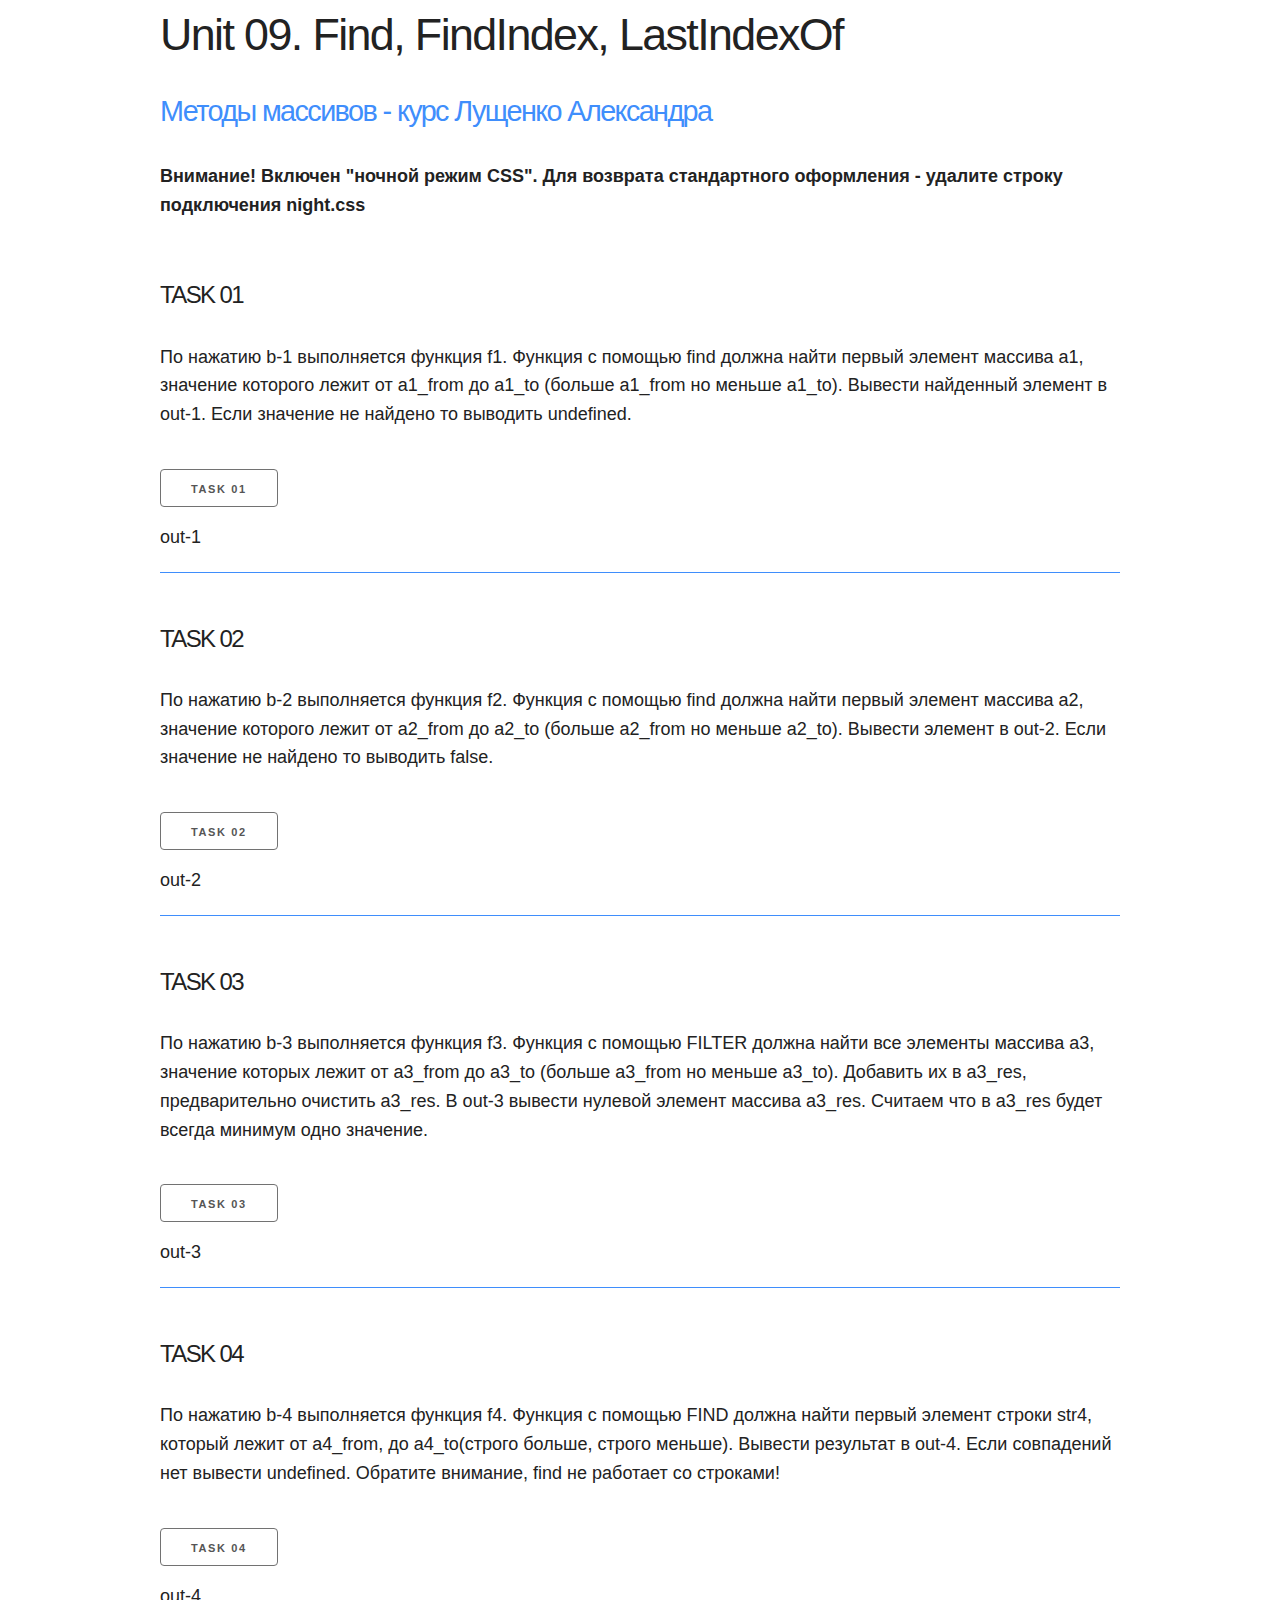
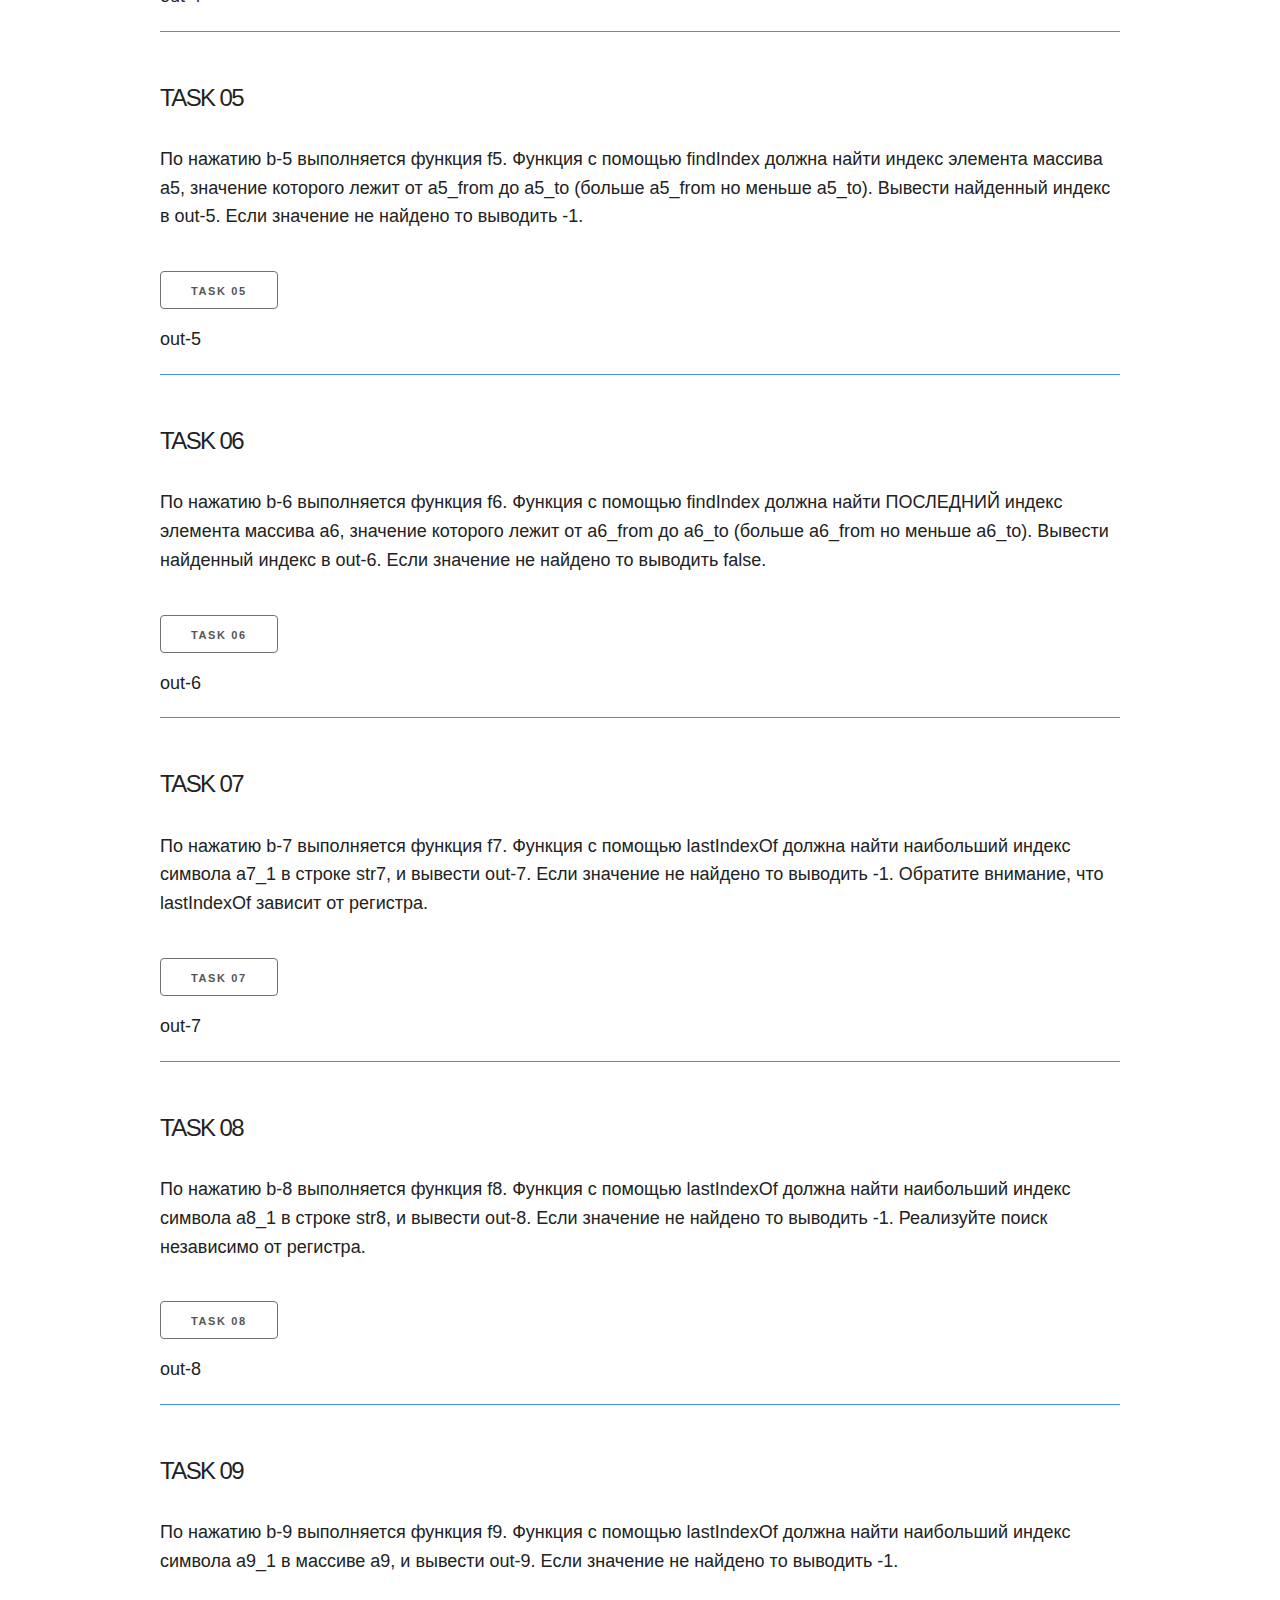
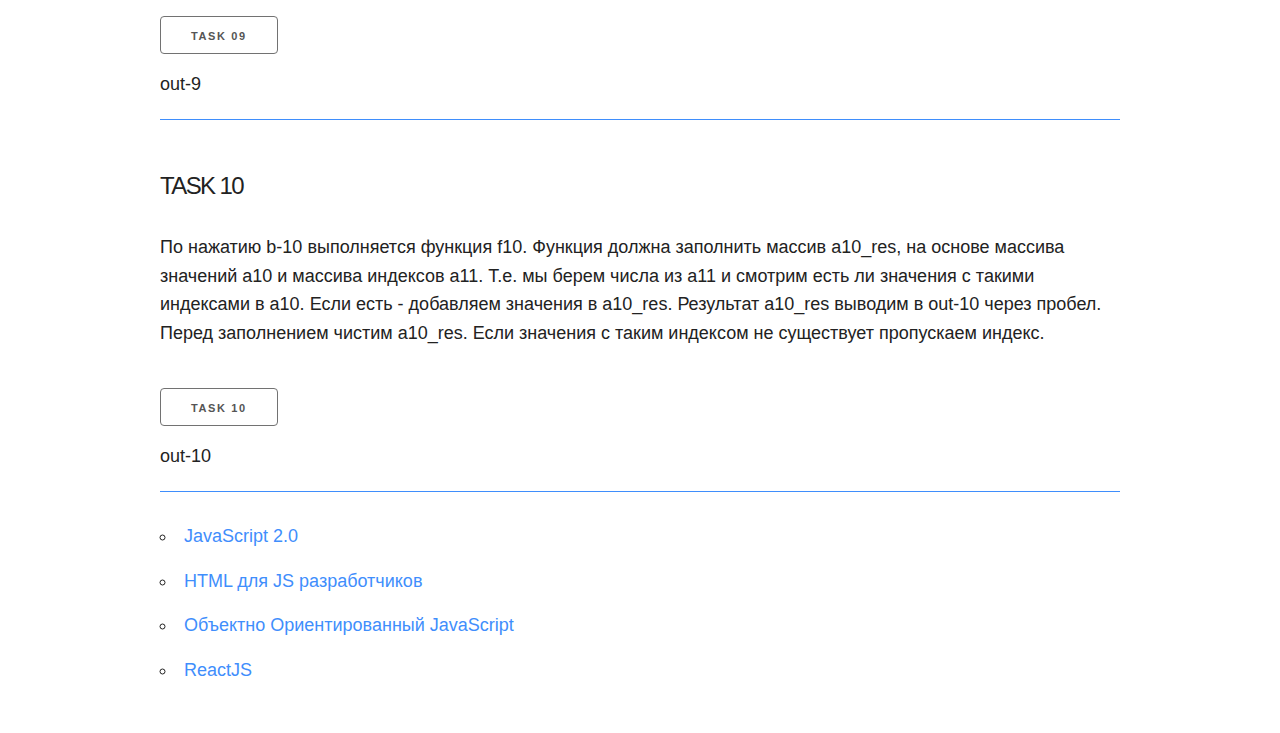
<file: Array_methods/unit_09_(find, findIndex, findIndexOf)/unit_09.html>
<!DOCTYPE html>
<html lang="en">
	<head>
		<meta charset="UTF-8" />
		<meta
			name="viewport"
			content="width=device-width, user-scalable=no, initial-scale=1.0, maximum-scale=1.0, minimum-scale=1.0"
		/>
		<meta http-equiv="X-UA-Compatible" content="ie=edge" />
		<title>Unit 09. Методы массивов ItGid.info</title>
		<link rel="shortcut icon" href="./css/favicon.ico" type="image/x-icon" />
		<link rel="stylesheet" href="css/skeleton.css" />
		<link rel="stylesheet" href="css/style.css" />
		<!-- Ночной режим CSS -->
		<!-- <link rel="stylesheet" href="css/night.css"> -->
	</head>

	<body>
		<div class="container">
			<h1 class="site-title">Unit 09. Find, FindIndex, LastIndexOf</h1>
			<h2 class="site-title">
				<a href="https://itgid.info/course/arraymethod" target="_blank"
					>Методы массивов - курс Лущенко Александра</a
				>
			</h2>
			<p>
				<b
					>Внимание! Включен "ночной режим CSS". Для возврата стандартного оформления - удалите
					строку подключения night.css</b
				>
			</p>
			<section>
				<h3>Task 01</h3>
				<p>
					По нажатию b-1 выполняется функция f1. Функция с помощью find должна найти первый элемент
					массива a1, значение которого лежит от a1_from до a1_to (больше a1_from но меньше a1_to).
					Вывести найденный элемент в out-1. Если значение не найдено то выводить undefined.
				</p>
				<button class="b-1">Task 01</button>
				<div class="out-1">out-1</div>
			</section>
			<section>
				<h3>Task 02</h3>
				<p>
					По нажатию b-2 выполняется функция f2. Функция с помощью find должна найти первый элемент
					массива a2, значение которого лежит от a2_from до a2_to (больше a2_from но меньше a2_to).
					Вывести элемент в out-2. Если значение не найдено то выводить false.
				</p>
				<button class="b-2">Task 02</button>
				<div class="out-2">out-2</div>
			</section>
			<section>
				<h3>Task 03</h3>
				<p>
					По нажатию b-3 выполняется функция f3. Функция с помощью FILTER должна найти все элементы
					массива a3, значение которых лежит от a3_from до a3_to (больше a3_from но меньше a3_to).
					Добавить их в a3_res, предварительно очистить a3_res. В out-3 вывести нулевой элемент
					массива a3_res. Считаем что в a3_res будет всегда минимум одно значение.
				</p>
				<button class="b-3">Task 03</button>
				<div class="out-3">out-3</div>
			</section>
			<section>
				<h3>Task 04</h3>
				<p>
					По нажатию b-4 выполняется функция f4. Функция с помощью FIND должна найти первый элемент
					строки str4, который лежит от a4_from, до a4_to(строго больше, строго меньше). Вывести
					результат в out-4. Если совпадений нет вывести undefined. Обратите внимание, find не
					работает со строками!
				</p>
				<button class="b-4">Task 04</button>
				<div class="out-4">out-4</div>
			</section>
			<section>
				<h3>Task 05</h3>
				<p>
					По нажатию b-5 выполняется функция f5. Функция с помощью findIndex должна найти индекс
					элемента массива a5, значение которого лежит от a5_from до a5_to (больше a5_from но меньше
					a5_to). Вывести найденный индекс в out-5. Если значение не найдено то выводить -1.
				</p>
				<button class="b-5">Task 05</button>
				<div class="out-5">out-5</div>
			</section>
			<section>
				<h3>Task 06</h3>
				<p>
					По нажатию b-6 выполняется функция f6. Функция с помощью findIndex должна найти ПОСЛЕДНИЙ
					индекс элемента массива a6, значение которого лежит от a6_from до a6_to (больше a6_from но
					меньше a6_to). Вывести найденный индекс в out-6. Если значение не найдено то выводить
					false.
				</p>
				<button class="b-6">Task 06</button>
				<div class="out-6">out-6</div>
			</section>
			<section>
				<h3>Task 07</h3>
				<p>
					По нажатию b-7 выполняется функция f7. Функция с помощью lastIndexOf должна найти
					наибольший индекс символа a7_1 в строке str7, и вывести out-7. Если значение не найдено то
					выводить -1. Обратите внимание, что lastIndexOf зависит от регистра.
				</p>
				<button class="b-7">Task 07</button>
				<div class="out-7">out-7</div>
			</section>
			<section>
				<h3>Task 08</h3>
				<p>
					По нажатию b-8 выполняется функция f8. Функция с помощью lastIndexOf должна найти
					наибольший индекс символа a8_1 в строке str8, и вывести out-8. Если значение не найдено то
					выводить -1. Реализуйте поиск независимо от регистра.
				</p>
				<button class="b-8">Task 08</button>
				<div class="out-8">out-8</div>
			</section>
			<section>
				<h3>Task 09</h3>
				<p>
					По нажатию b-9 выполняется функция f9. Функция с помощью lastIndexOf должна найти
					наибольший индекс символа a9_1 в массиве a9, и вывести out-9. Если значение не найдено то
					выводить -1.
				</p>
				<button class="b-9">Task 09</button>
				<div class="out-9">out-9</div>
			</section>
			<section>
				<h3>Task 10</h3>
				<p>
					По нажатию b-10 выполняется функция f10. Функция должна заполнить массив a10_res, на
					основе массива значений a10 и массива индексов a11. Т.е. мы берем числа из a11 и смотрим
					есть ли значения с такими индексами в a10. Если есть - добавляем значения в a10_res.
					Результат a10_res выводим в out-10 через пробел. Перед заполнением чистим a10_res. Если
					значения с таким индексом не существует пропускаем индекс.
				</p>
				<button class="b-10">Task 10</button>
				<div class="out-10">out-10</div>
			</section>

			<div class="courses">
				<ul>
					<li><a href="https://itgid.info/course/javascript-2">JavaScript 2.0</a></li>
					<li><a href="https://itgid.info/course/html">HTML для JS разработчиков</a></li>
					<li>
						<a href="https://itgid.info/course/object-js">Объектно Ориентированный JavaScript</a>
					</li>
					<li><a href="https://itgid.info/course/reactjs">ReactJS</a></li>
				</ul>
			</div>
		</div>
		<script src="unit_09.js"></script>
	</body>
</html>
</file>
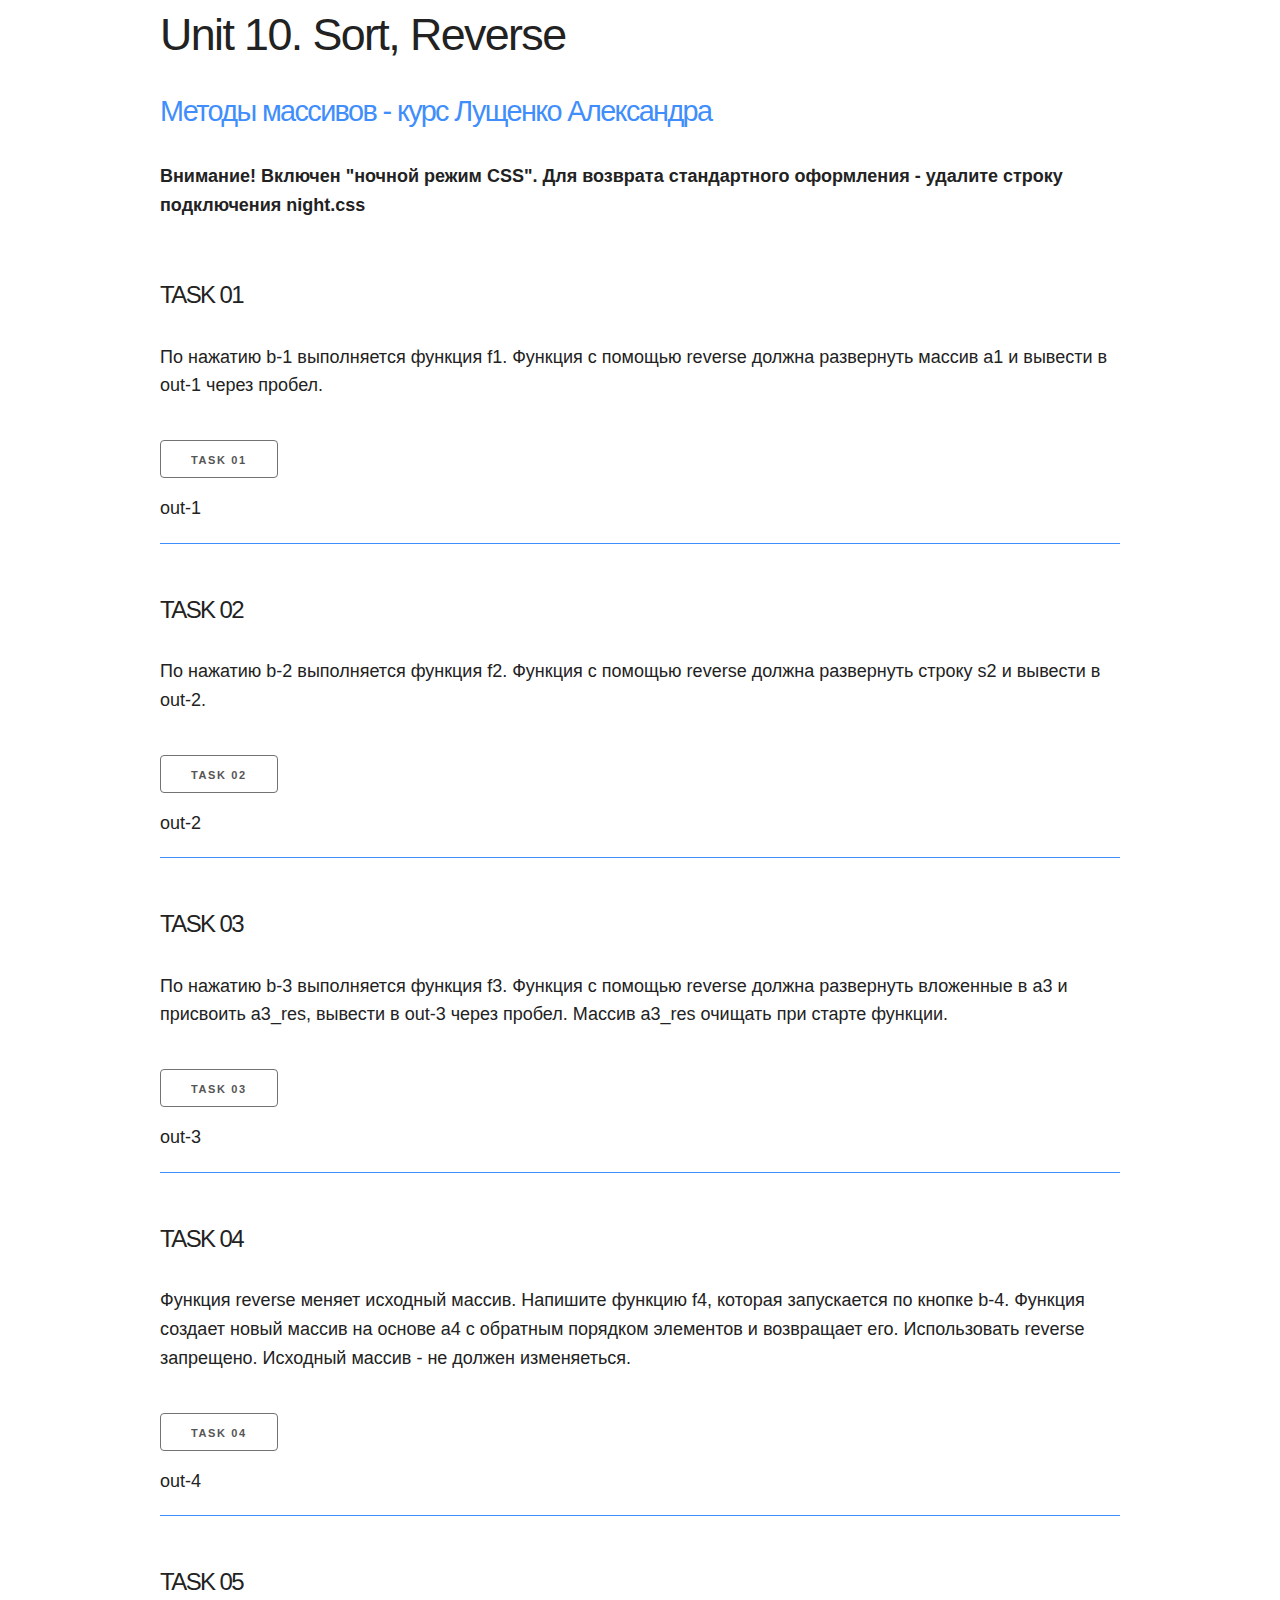
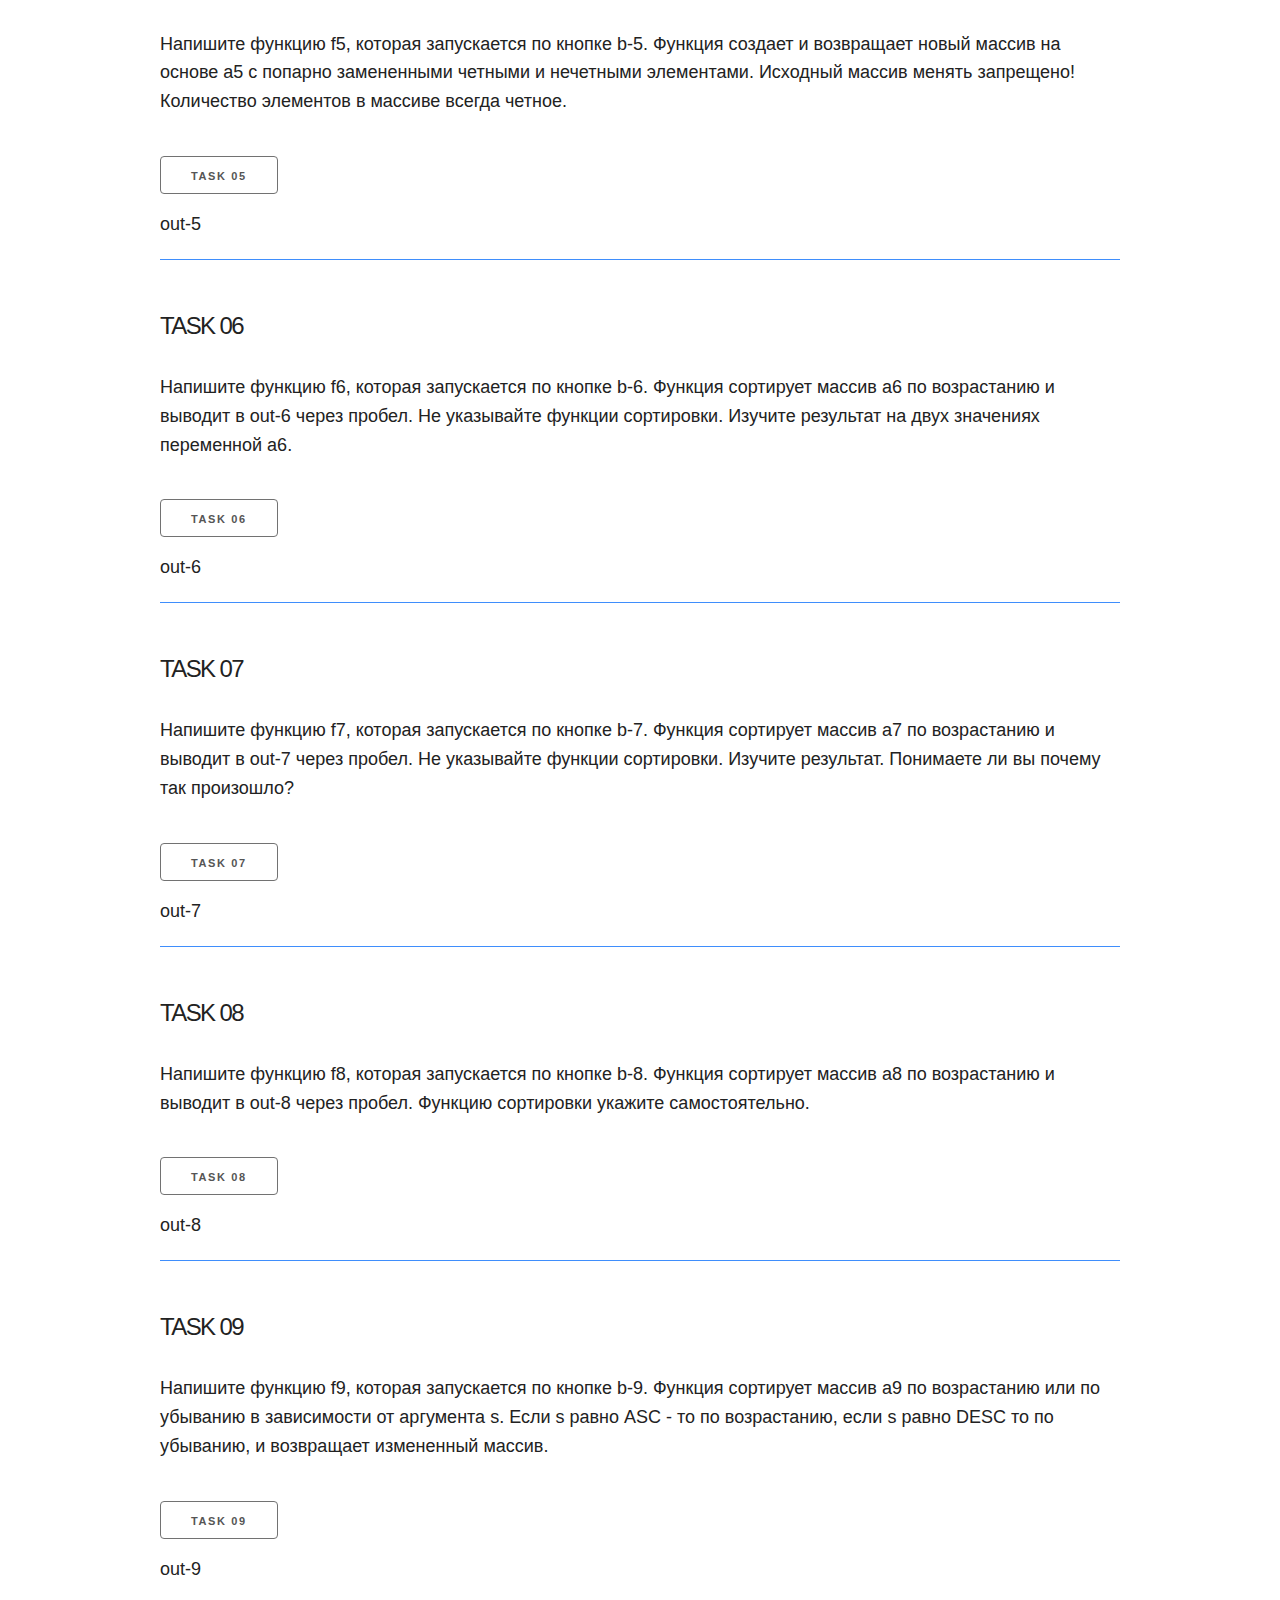
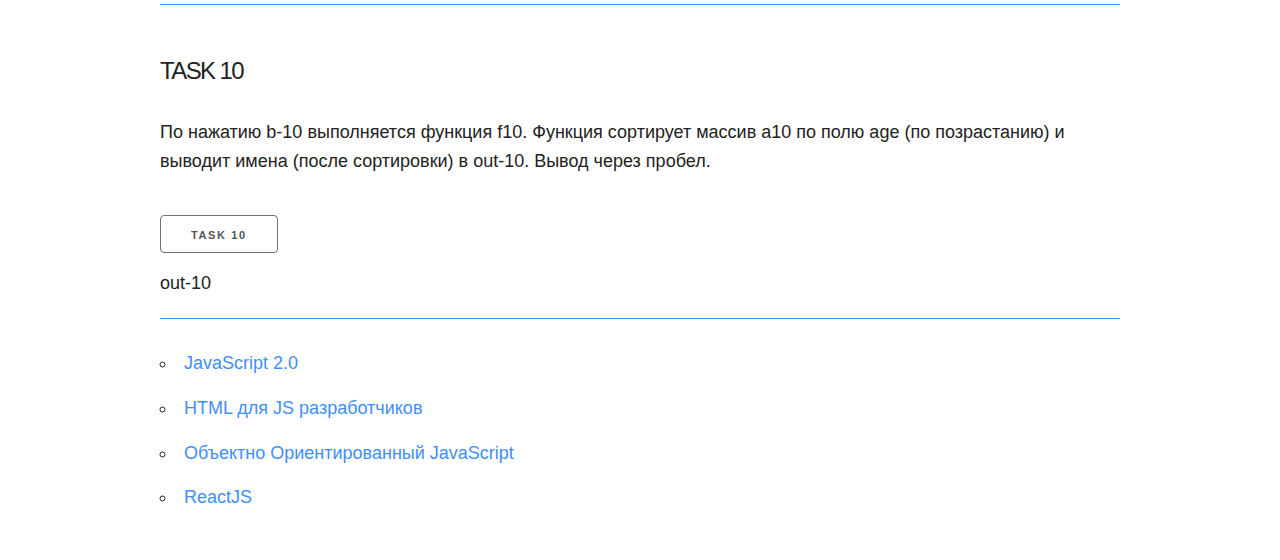
<file: Array_methods/unit_10_(sort, reverse)/unit_10.html>
<!DOCTYPE html>
<html lang="en">
	<head>
		<meta charset="UTF-8" />
		<meta
			name="viewport"
			content="width=device-width, user-scalable=no, initial-scale=1.0, maximum-scale=1.0, minimum-scale=1.0"
		/>
		<meta http-equiv="X-UA-Compatible" content="ie=edge" />
		<title>Unit 10. Методы массивов ItGid.info</title>
		<link rel="shortcut icon" href="./css/favicon.ico" type="image/x-icon" />
		<link rel="stylesheet" href="css/skeleton.css" />
		<link rel="stylesheet" href="css/style.css" />
		<!-- Ночной режим CSS -->
		<!-- <link rel="stylesheet" href="css/night.css"> -->
	</head>

	<body>
		<div class="container">
			<h1 class="site-title">Unit 10. Sort, Reverse</h1>
			<h2 class="site-title">
				<a href="https://itgid.info/course/arraymethod" target="_blank"
					>Методы массивов - курс Лущенко Александра</a
				>
			</h2>
			<p>
				<b
					>Внимание! Включен "ночной режим CSS". Для возврата стандартного оформления - удалите
					строку подключения night.css</b
				>
			</p>
			<section>
				<h3>Task 01</h3>
				<p>
					По нажатию b-1 выполняется функция f1. Функция с помощью reverse должна развернуть массив
					a1 и вывести в out-1 через пробел.
				</p>
				<button class="b-1">Task 01</button>
				<div class="out-1">out-1</div>
			</section>
			<section>
				<h3>Task 02</h3>
				<p>
					По нажатию b-2 выполняется функция f2. Функция с помощью reverse должна развернуть строку
					s2 и вывести в out-2.
				</p>
				<button class="b-2">Task 02</button>
				<div class="out-2">out-2</div>
			</section>
			<section>
				<h3>Task 03</h3>
				<p>
					По нажатию b-3 выполняется функция f3. Функция с помощью reverse должна развернуть
					вложенные в a3 и присвоить a3_res, вывести в out-3 через пробел. Массив a3_res очищать при
					старте функции.
				</p>
				<button class="b-3">Task 03</button>
				<div class="out-3">out-3</div>
			</section>
			<section>
				<h3>Task 04</h3>
				<p>
					Функция reverse меняет исходный массив. Напишите функцию f4, которая запускается по кнопке
					b-4. Функция создает новый массив на основе a4 с обратным порядком элементов и возвращает
					его. Использовать reverse запрещено. Исходный массив - не должен изменяеться.
				</p>
				<button class="b-4">Task 04</button>
				<div class="out-4">out-4</div>
			</section>
			<section>
				<h3>Task 05</h3>
				<p>
					Напишите функцию f5, которая запускается по кнопке b-5. Функция создает и возвращает новый
					массив на основе a5 c попарно замененными четными и нечетными элементами. Исходный массив
					менять запрещено! Количество элементов в массиве всегда четное.
				</p>
				<button class="b-5">Task 05</button>
				<div class="out-5">out-5</div>
			</section>
			<section>
				<h3>Task 06</h3>
				<p>
					Напишите функцию f6, которая запускается по кнопке b-6. Функция сортирует массив a6 по
					возрастанию и выводит в out-6 через пробел. Не указывайте функции сортировки. Изучите
					результат на двух значениях переменной a6.
				</p>
				<button class="b-6">Task 06</button>
				<div class="out-6">out-6</div>
			</section>
			<section>
				<h3>Task 07</h3>
				<p>
					Напишите функцию f7, которая запускается по кнопке b-7. Функция сортирует массив a7 по
					возрастанию и выводит в out-7 через пробел. Не указывайте функции сортировки. Изучите
					результат. Понимаете ли вы почему так произошло?
				</p>
				<button class="b-7">Task 07</button>
				<div class="out-7">out-7</div>
			</section>
			<section>
				<h3>Task 08</h3>
				<p>
					Напишите функцию f8, которая запускается по кнопке b-8. Функция сортирует массив a8 по
					возрастанию и выводит в out-8 через пробел. Функцию сортировки укажите самостоятельно.
				</p>
				<button class="b-8">Task 08</button>
				<div class="out-8">out-8</div>
			</section>
			<section>
				<h3>Task 09</h3>
				<p>
					Напишите функцию f9, которая запускается по кнопке b-9. Функция сортирует массив a9 по
					возрастанию или по убыванию в зависимости от аргумента s. Если s равно ASC - то по
					возрастанию, если s равно DESC то по убыванию, и возвращает измененный массив.
				</p>
				<button class="b-9">Task 09</button>
				<div class="out-9">out-9</div>
			</section>
			<section>
				<h3>Task 10</h3>
				<p>
					По нажатию b-10 выполняется функция f10. Функция сортирует массив a10 по полю age (по
					позрастанию) и выводит имена (после сортировки) в out-10. Вывод через пробел.
				</p>
				<button class="b-10">Task 10</button>
				<div class="out-10">out-10</div>
			</section>

			<div class="courses">
				<ul>
					<li><a href="https://itgid.info/course/javascript-2">JavaScript 2.0</a></li>
					<li><a href="https://itgid.info/course/html">HTML для JS разработчиков</a></li>
					<li>
						<a href="https://itgid.info/course/object-js">Объектно Ориентированный JavaScript</a>
					</li>
					<li><a href="https://itgid.info/course/reactjs">ReactJS</a></li>
				</ul>
			</div>
		</div>
		<script src="unit_10.js"></script>
	</body>
</html>
</file>
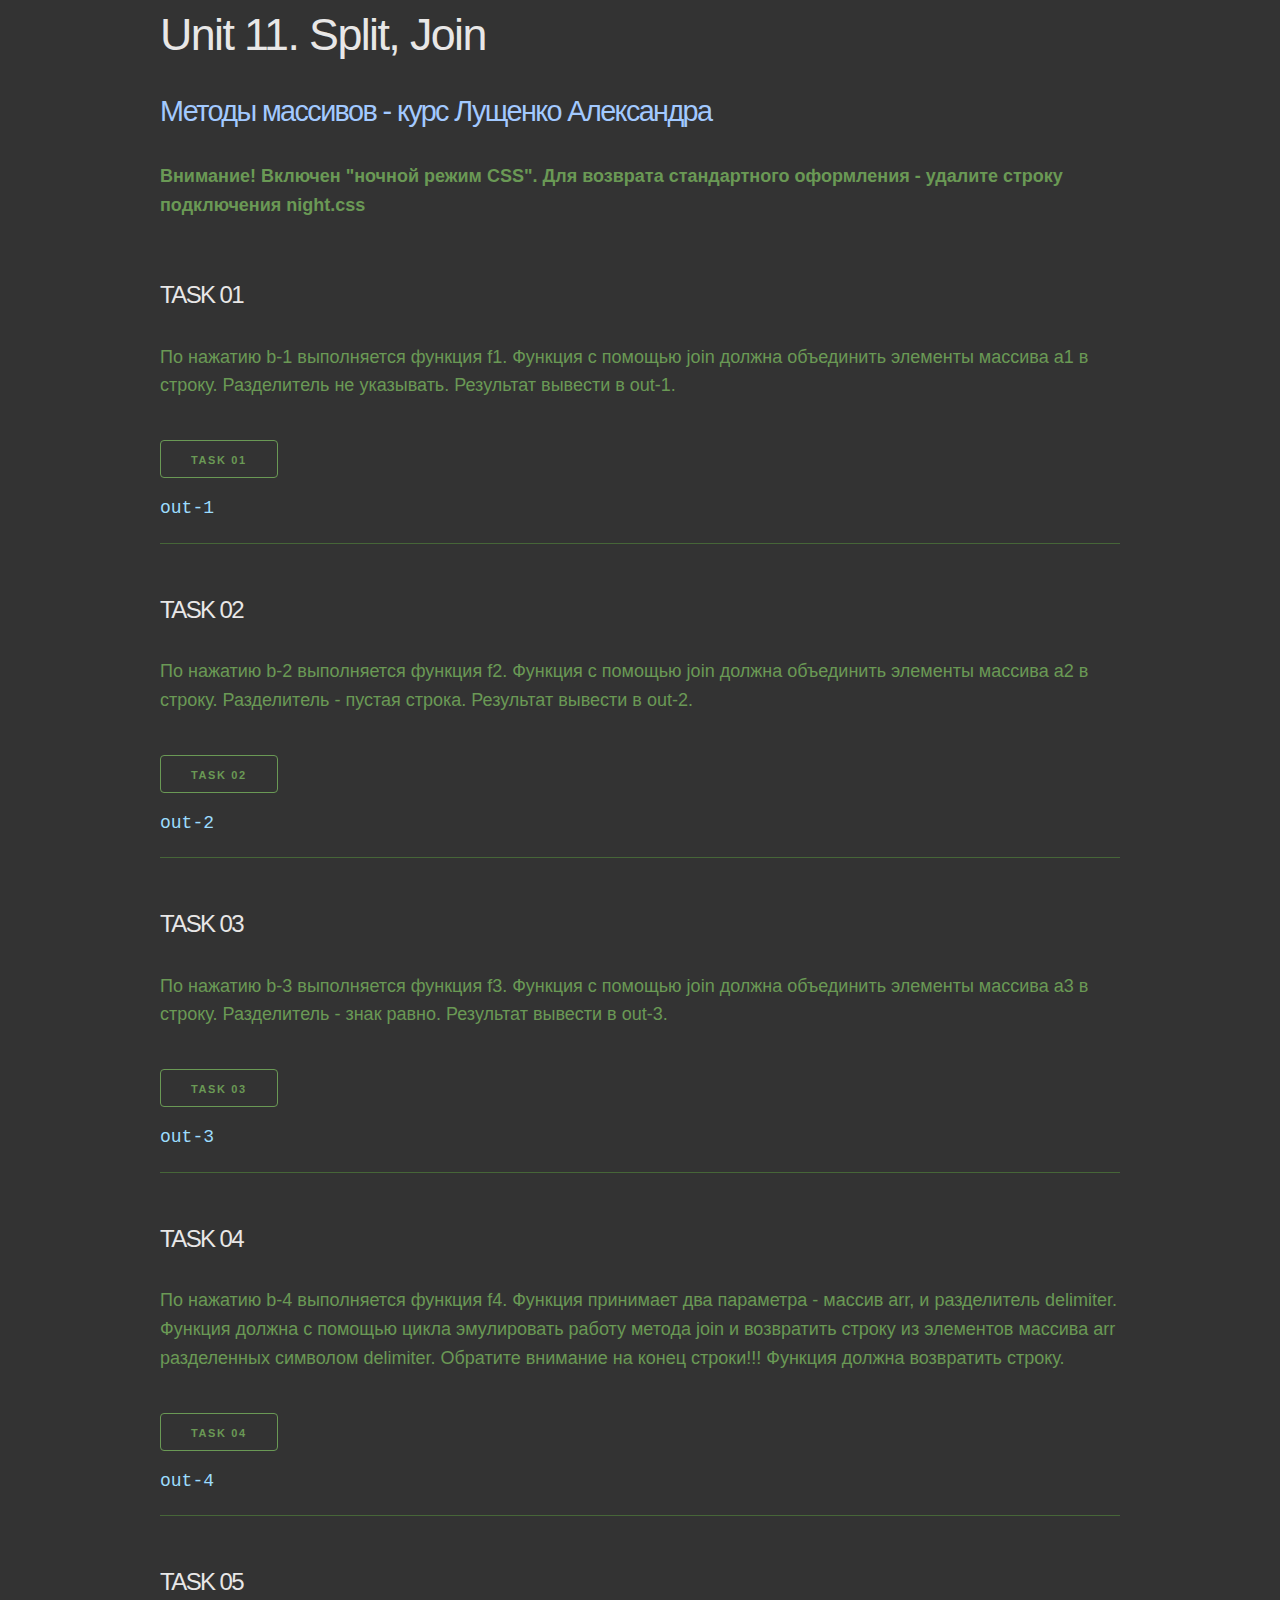
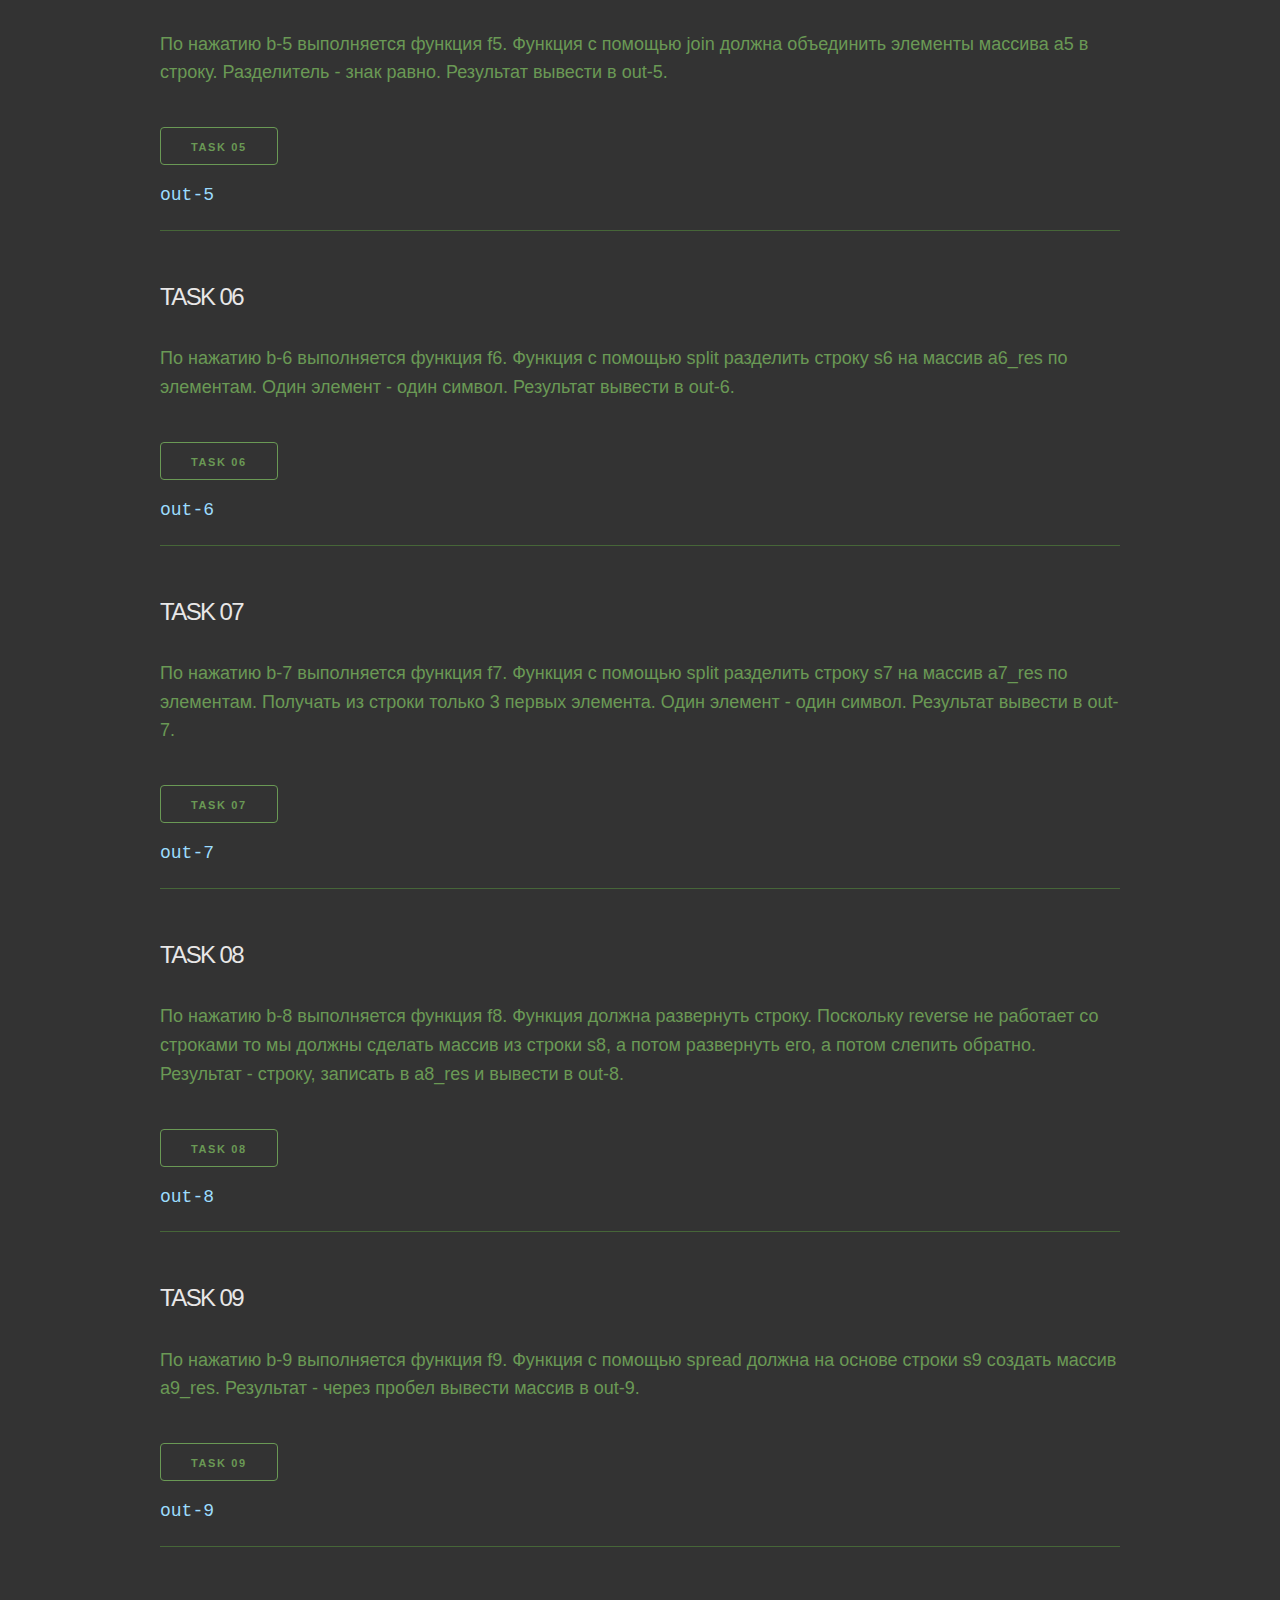
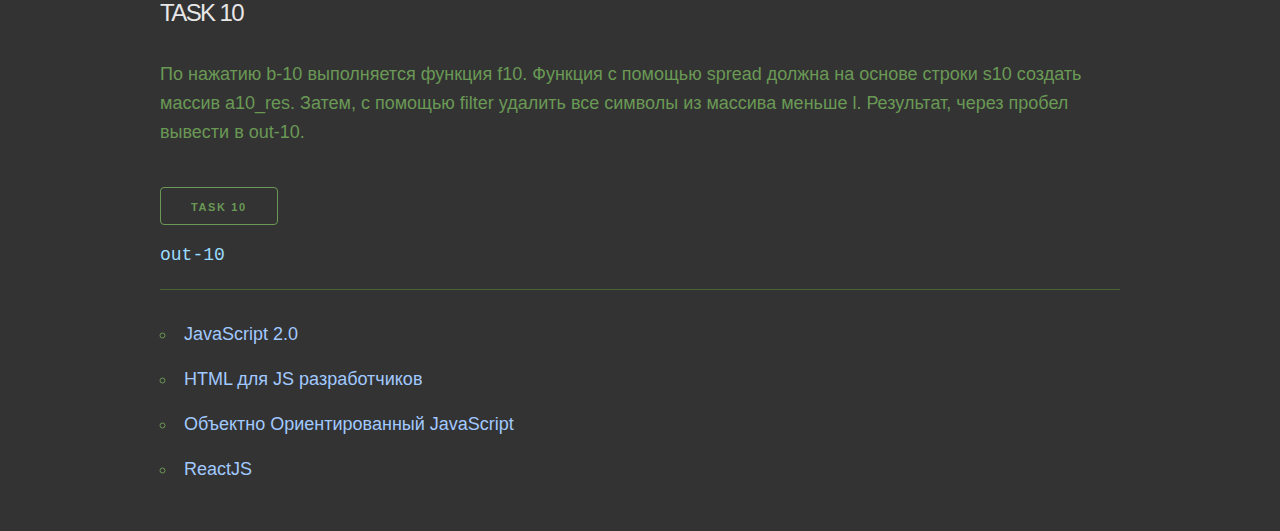
<file: Array_methods/unit_11_(split, join)/unit_11.html>
<!doctype html>
<html lang="en">

<head>
    <meta charset="UTF-8">
    <meta name="viewport"
        content="width=device-width, user-scalable=no, initial-scale=1.0, maximum-scale=1.0, minimum-scale=1.0">
    <meta http-equiv="X-UA-Compatible" content="ie=edge">
    <title>Unit 11. Методы массивов ItGid.info</title>
    <link rel="shortcut icon" href="./css/favicon.ico" type="image/x-icon">
    <link rel="stylesheet" href="css/skeleton.css">
    <link rel="stylesheet" href="css/style.css">
    <!-- Ночной режим CSS -->
    <link rel="stylesheet" href="css/night.css">
</head>

<body>
    <div class="container">
        <h1 class="site-title">Unit 11. Split, Join</h1>
        <h2 class="site-title"><a href="https://itgid.info/course/arraymethod" target="_blank">Методы массивов - курс
                Лущенко
                Александра</a></h2>
        <p><b>Внимание! Включен "ночной режим CSS". Для возврата стандартного оформления - удалите строку подключения
                night.css</b></p>
        <section>
            <h3>Task 01</h3>
            <p>По нажатию b-1 выполняется функция f1. Функция с помощью join должна объединить элементы массива a1 в
                строку.
                Разделитель не указывать. Результат вывести в out-1.</p>
            <button class="b-1">Task 01</button>
            <div class="out-1">out-1</div>
        </section>
        <section>
            <h3>Task 02</h3>
            <p>По нажатию b-2 выполняется функция f2. Функция с помощью join должна объединить элементы массива a2 в
                строку.
                Разделитель - пустая строка. Результат вывести в out-2.</p>
            <button class="b-2">Task 02</button>
            <div class="out-2">out-2</div>
        </section>
        <section>
            <h3>Task 03</h3>
            <p>По нажатию b-3 выполняется функция f3. Функция с помощью join должна объединить элементы массива a3 в
                строку.
                Разделитель - знак равно. Результат вывести в out-3.
            </p>
            <button class="b-3">Task 03</button>
            <div class="out-3">out-3</div>

        </section>
        <section>
            <h3>Task 04</h3>
            <p>По нажатию b-4 выполняется функция f4. Функция принимает два параметра - массив arr, и разделитель
                delimiter. Функция
                должна с помощью цикла эмулировать работу метода join и возвратить строку из элементов массива arr
                разделенных символом
                delimiter. Обратите внимание на конец строки!!! Функция должна возвратить строку.</p>
            <button class="b-4">Task 04</button>
            <div class="out-4">out-4</div>
        </section>
        <section>
            <h3>Task 05</h3>
            <p>По нажатию b-5 выполняется функция f5. Функция с помощью join должна объединить элементы массива a5 в
                строку.
                Разделитель - знак равно. Результат вывести в out-5.</p>
            <button class="b-5">Task 05</button>
            <div class="out-5">out-5</div>
        </section>
        <section>
            <h3>Task 06</h3>
            <p>По нажатию b-6 выполняется функция f6. Функция с помощью split разделить строку s6 на массив a6_res по
                элементам. Один
                элемент - один символ. Результат вывести в out-6.</p>
            <button class="b-6">Task 06</button>
            <div class="out-6">out-6</div>
        </section>
        <section>
            <h3>Task 07</h3>
            <p>По нажатию b-7 выполняется функция f7. Функция с помощью split разделить строку s7 на массив a7_res по
                элементам.
                Получать из строки только 3 первых элемента. Один элемент - один символ. Результат вывести в out-7.</p>
            <button class="b-7">Task 07</button>
            <div class="out-7">out-7</div>
        </section>
        <section>
            <h3>Task 08</h3>
            <p>По нажатию b-8 выполняется функция f8. Функция должна развернуть строку. Поскольку reverse не работает со
                строками то мы
                должны сделать массив из строки s8, а потом развернуть его, а потом слепить обратно. Результат - строку,
                записать в
                a8_res и вывести в out-8.
            </p>
            <button class="b-8">Task 08</button>
            <div class="out-8">out-8</div>
        </section>
        <section>
            <h3>Task 09</h3>
            <p>По нажатию b-9 выполняется функция f9. Функция с помощью spread должна на основе строки s9 создать массив
                a9_res.
                Результат - через пробел вывести массив в out-9.</p>
            <button class="b-9">Task 09</button>
            <div class="out-9">out-9</div>
        </section>
        <section>
            <h3>Task 10</h3>
            <p>По нажатию b-10 выполняется функция f10. Функция с помощью spread должна на основе строки s10 создать
                массив a10_res.
                Затем, с помощью filter удалить все символы из массива меньше l. Результат, через пробел вывести в
                out-10.</p>
            <button class="b-10">Task 10</button>
            <div class="out-10">out-10</div>
        </section>

        <div class="courses">
            <ul>
                <li><a href="https://itgid.info/course/javascript-2">JavaScript 2.0</a></li>
                <li><a href="https://itgid.info/course/html">HTML для JS разработчиков</a></li>
                <li><a href="https://itgid.info/course/object-js">Объектно Ориентированный JavaScript</a></li>
                <li><a href="https://itgid.info/course/reactjs">ReactJS</a></li>
            </ul>
        </div>

    </div>
    <script src="unit_11.js"></script>
</body>

</html>
</file>
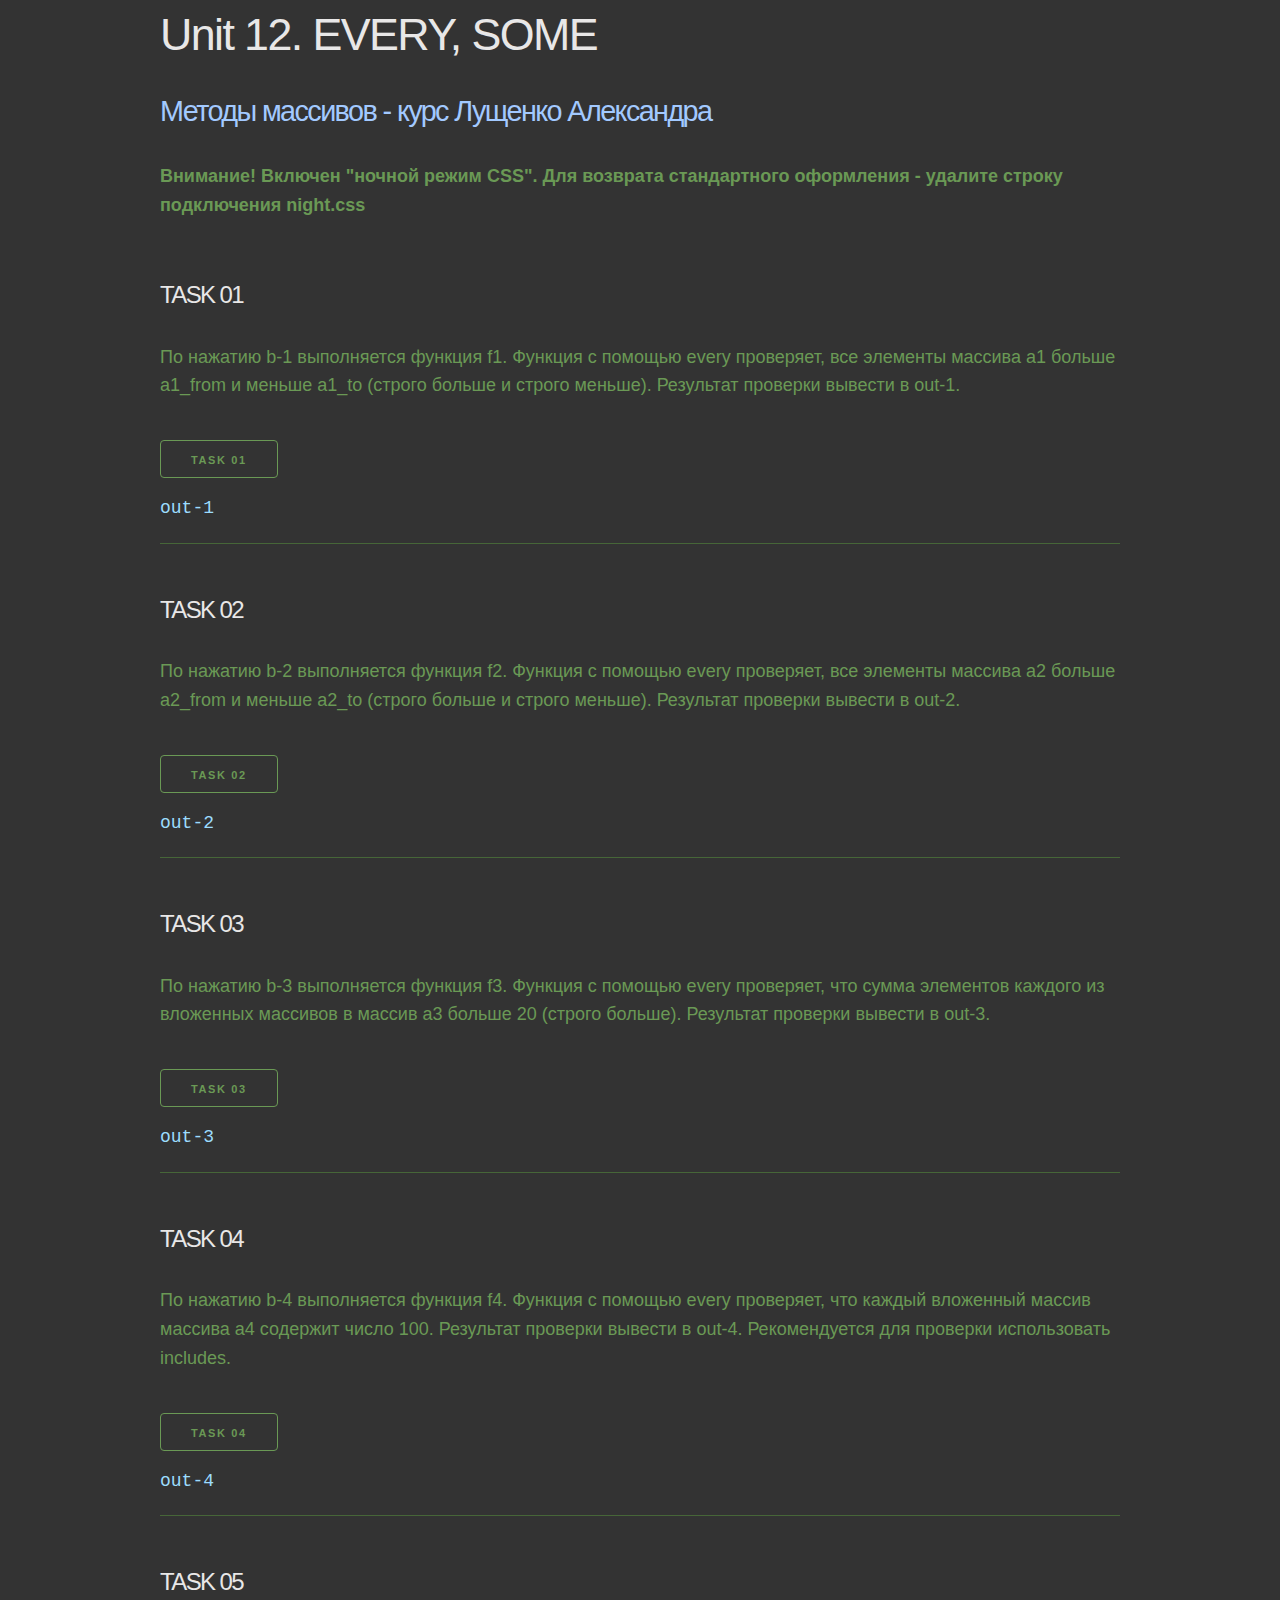
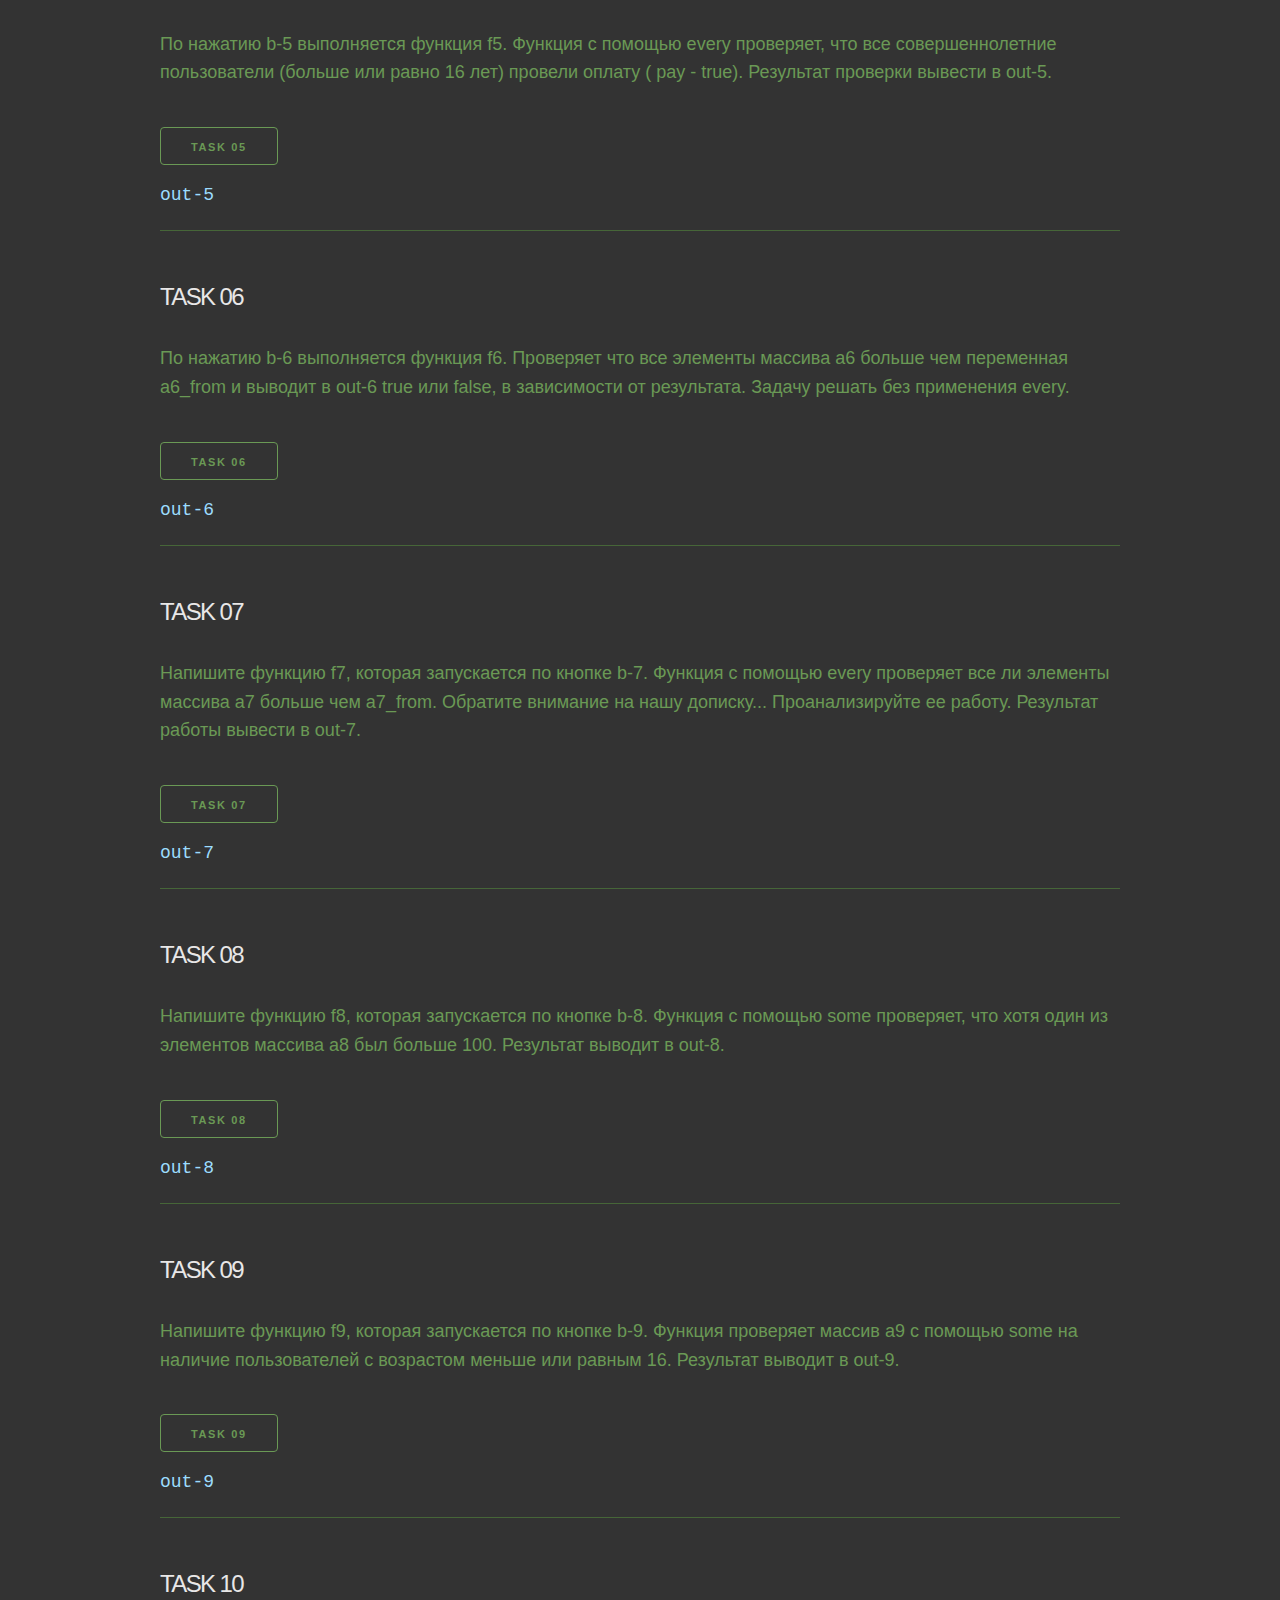
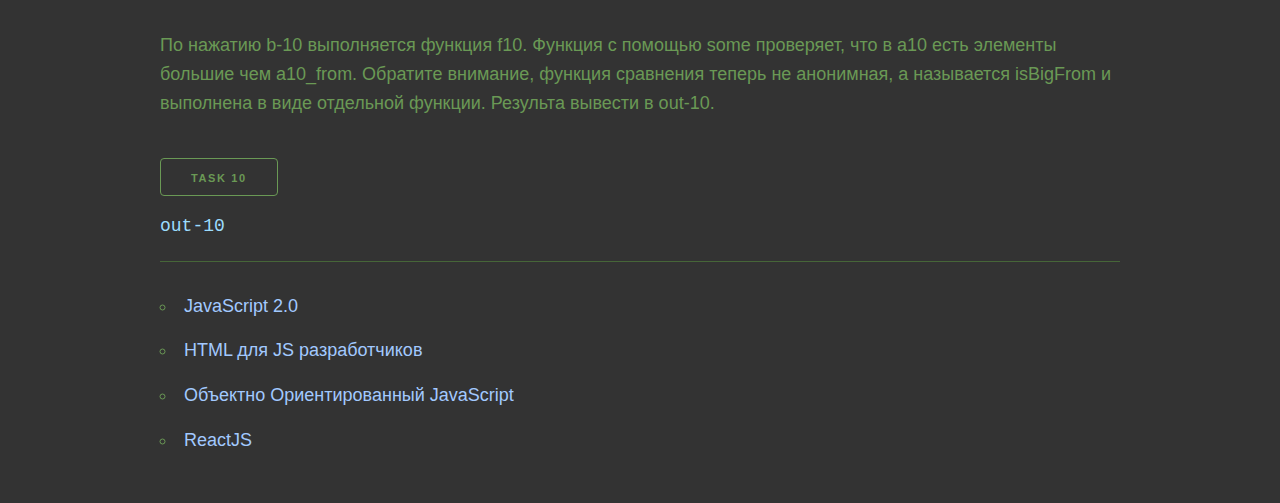
<file: Array_methods/unit_12_(every, some)/unit_12.html>
<!doctype html>
<html lang="en">

<head>
    <meta charset="UTF-8">
    <meta name="viewport"
        content="width=device-width, user-scalable=no, initial-scale=1.0, maximum-scale=1.0, minimum-scale=1.0">
    <meta http-equiv="X-UA-Compatible" content="ie=edge">
    <title>Unit 12. Методы массивов ItGid.info</title>
    <link rel="shortcut icon" href="./css/favicon.ico" type="image/x-icon">
    <link rel="stylesheet" href="css/skeleton.css">
    <link rel="stylesheet" href="css/style.css">
    <!-- Ночной режим CSS -->
    <link rel="stylesheet" href="css/night.css">
</head>

<body>
    <div class="container">
        <h1 class="site-title">Unit 12. EVERY, SOME</h1>
        <h2 class="site-title"><a href="https://itgid.info/course/arraymethod" target="_blank">Методы массивов - курс
                Лущенко
                Александра</a></h2>
        <p><b>Внимание! Включен "ночной режим CSS". Для возврата стандартного оформления - удалите строку подключения
                night.css</b></p>
        <section>
            <h3>Task 01</h3>
            <p>По нажатию b-1 выполняется функция f1. Функция с помощью every проверяет, все элементы массива a1 больше
                a1_from и
                меньше a1_to (строго больше и строго меньше). Результат проверки вывести в out-1.</p>
            <button class="b-1">Task 01</button>
            <div class="out-1">out-1</div>
        </section>
        <section>
            <h3>Task 02</h3>
            <p>По нажатию b-2 выполняется функция f2. Функция с помощью every проверяет, все элементы массива a2 больше
                a2_from и
                меньше a2_to (строго больше и строго меньше). Результат проверки вывести в out-2.</p>
            <button class="b-2">Task 02</button>
            <div class="out-2">out-2</div>
        </section>
        <section>
            <h3>Task 03</h3>
            <p>По нажатию b-3 выполняется функция f3. Функция с помощью every проверяет, что сумма элементов каждого из
                вложенных
                массивов в массив a3 больше 20 (строго больше). Результат проверки вывести в out-3.
            </p>
            <button class="b-3">Task 03</button>
            <div class="out-3">out-3</div>

        </section>
        <section>
            <h3>Task 04</h3>
            <p>По нажатию b-4 выполняется функция f4. Функция с помощью every проверяет, что каждый вложенный массив
                массива a4
                содержит число 100. Результат проверки вывести в out-4. Рекомендуется для проверки использовать
                includes.</p>
            <button class="b-4">Task 04</button>
            <div class="out-4">out-4</div>
        </section>
        <section>
            <h3>Task 05</h3>
            <p>По нажатию b-5 выполняется функция f5. Функция с помощью every проверяет, что все совершеннолетние
                пользователи (больше
                или равно 16 лет) провели оплату ( pay - true). Результат проверки вывести в out-5.</p>
            <button class="b-5">Task 05</button>
            <div class="out-5">out-5</div>
        </section>
        <section>
            <h3>Task 06</h3>
            <p>По нажатию b-6 выполняется функция f6. Проверяет что все элементы массива a6 больше чем переменная
                a6_from и выводит в
                out-6 true или false, в зависимости от результата. Задачу решать без применения every.</p>
            <button class="b-6">Task 06</button>
            <div class="out-6">out-6</div>
        </section>
        <section>
            <h3>Task 07</h3>
            <p>Напишите функцию f7, которая запускается по кнопке b-7. Функция с помощью every проверяет все ли элементы
                массива a7
                больше чем a7_from. Обратите внимание на нашу дописку... Проанализируйте ее работу. Результат работы
                вывести в out-7.
            </p>
            <button class="b-7">Task 07</button>
            <div class="out-7">out-7</div>
        </section>
        <section>
            <h3>Task 08</h3>
            <p>Напишите функцию f8, которая запускается по кнопке b-8. Функция c помощью some проверяет, что хотя один
                из элементов
                массива a8 был больше 100. Результат выводит в out-8.
            </p>
            <button class="b-8">Task 08</button>
            <div class="out-8">out-8</div>
        </section>
        <section>
            <h3>Task 09</h3>
            <p>Напишите функцию f9, которая запускается по кнопке b-9. Функция проверяет массив a9 с помощью some на
                наличие
                пользователей с возрастом меньше или равным 16. Результат выводит в out-9.</p>
            <button class="b-9">Task 09</button>
            <div class="out-9">out-9</div>
        </section>
        <section>
            <h3>Task 10</h3>
            <p>По нажатию b-10 выполняется функция f10. Функция с помощью some проверяет, что в a10 есть элементы
                большие чем a10_from.
                Обратите внимание, функция сравнения теперь не анонимная, а называется isBigFrom и выполнена в виде
                отдельной функции.
                Результа вывести в out-10.</p>
            <button class="b-10">Task 10</button>
            <div class="out-10">out-10</div>
        </section>

        <div class="courses">
            <ul>
                <li><a href="https://itgid.info/course/javascript-2">JavaScript 2.0</a></li>
                <li><a href="https://itgid.info/course/html">HTML для JS разработчиков</a></li>
                <li><a href="https://itgid.info/course/object-js">Объектно Ориентированный JavaScript</a></li>
                <li><a href="https://itgid.info/course/reactjs">ReactJS</a></li>
            </ul>
        </div>

    </div>
    <script src="unit_12.js"></script>
</body>

</html>
</file>
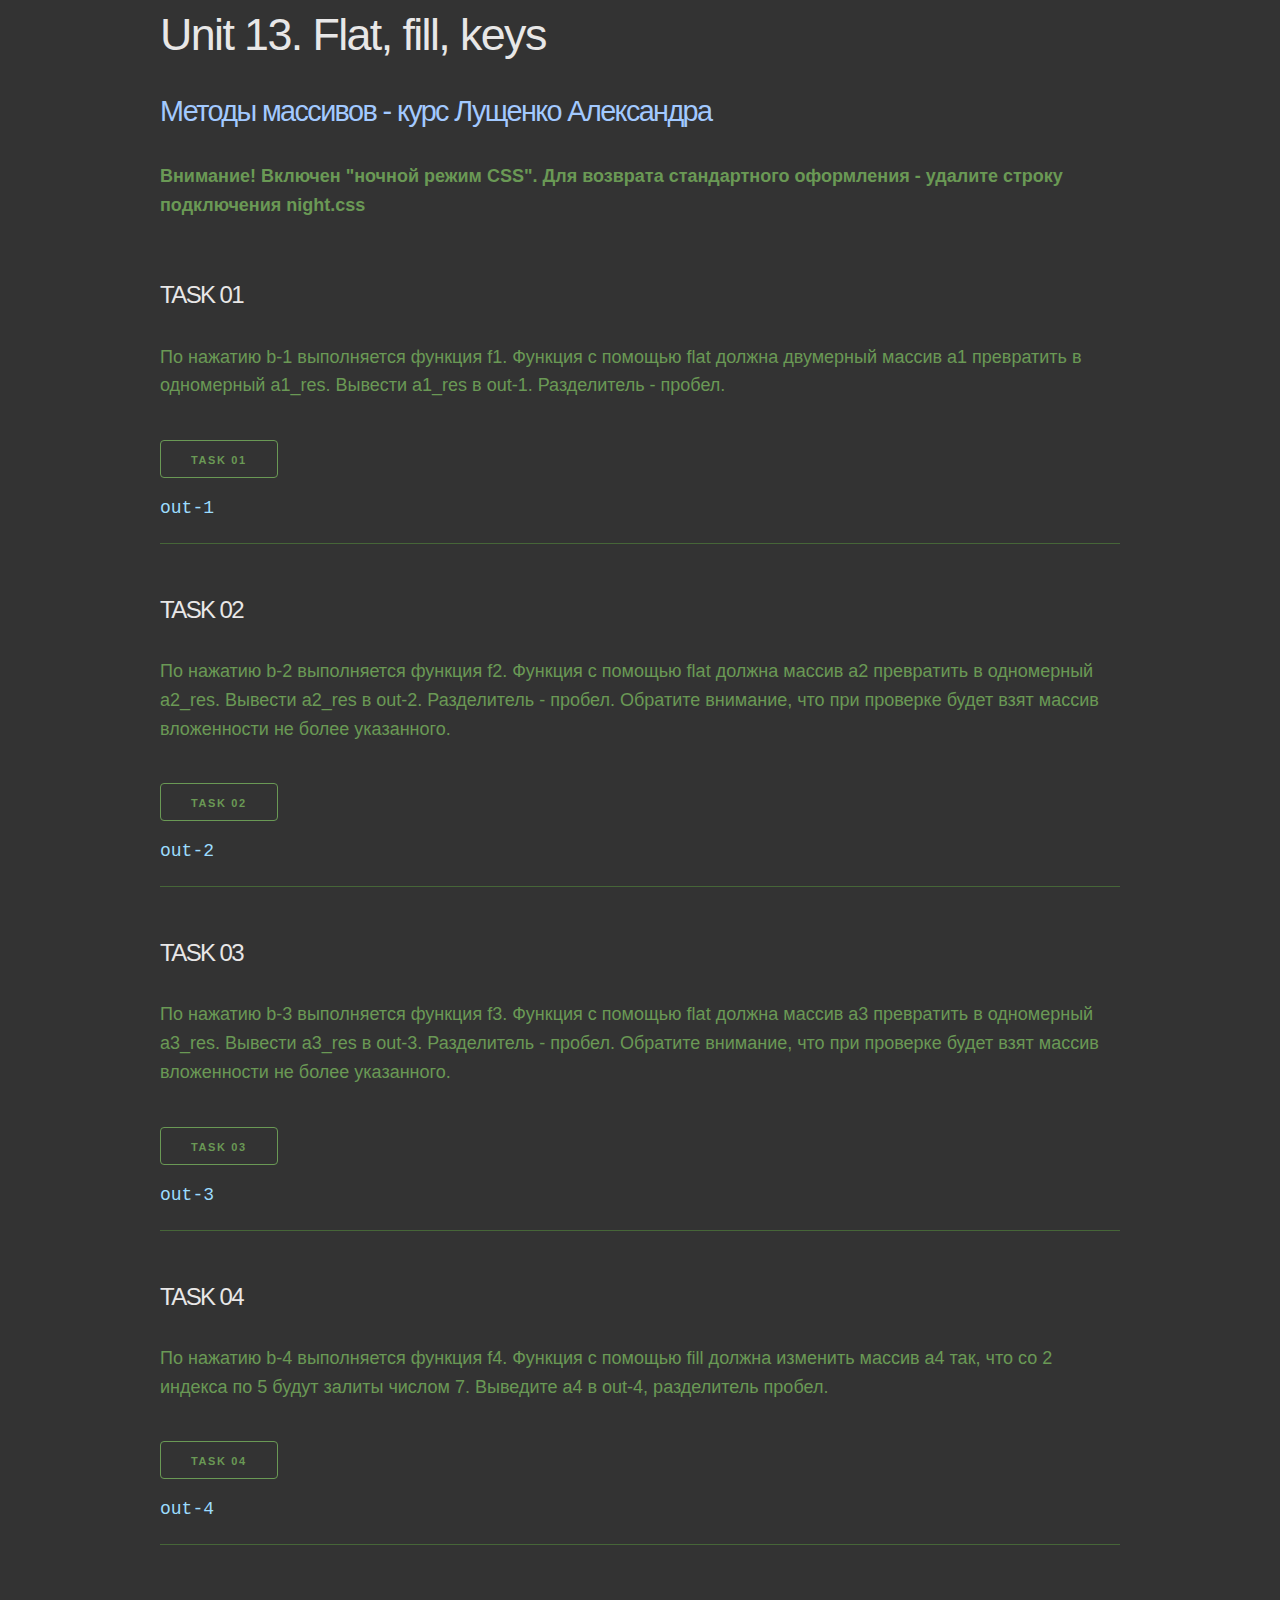
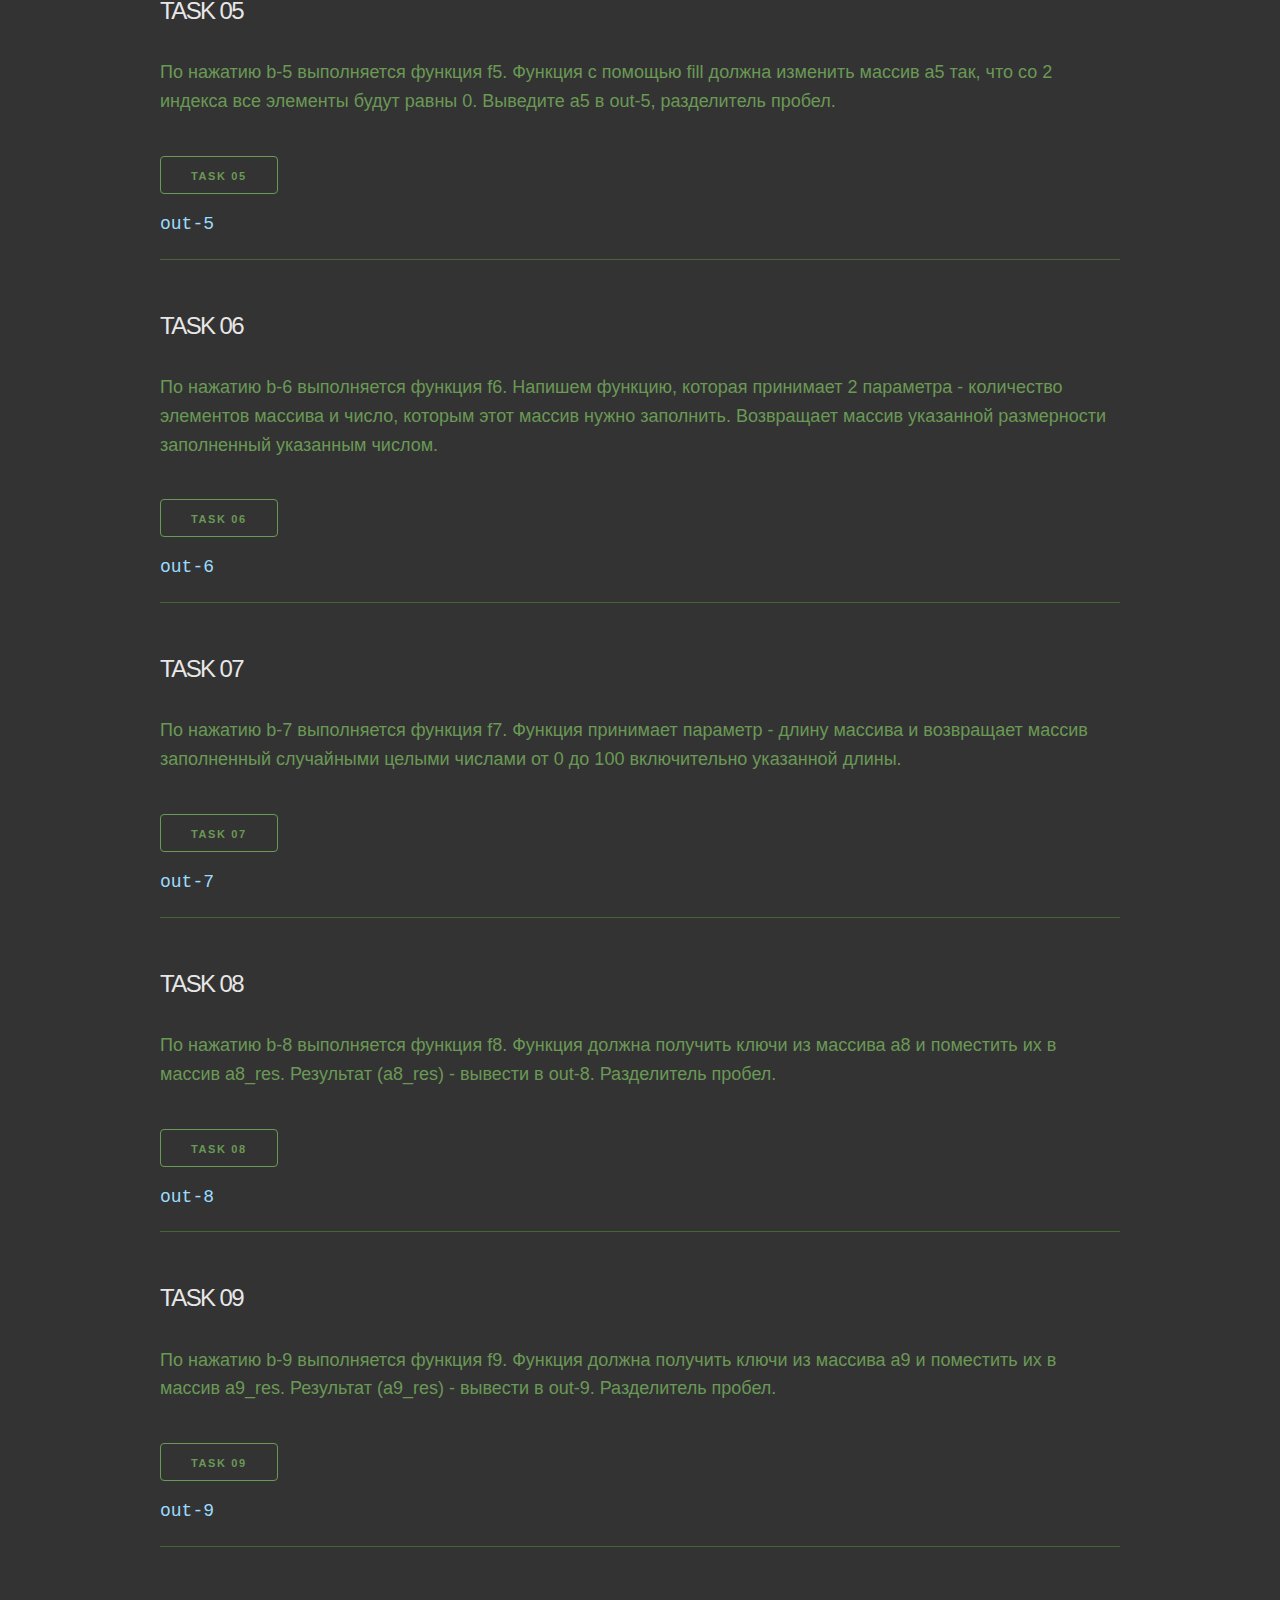
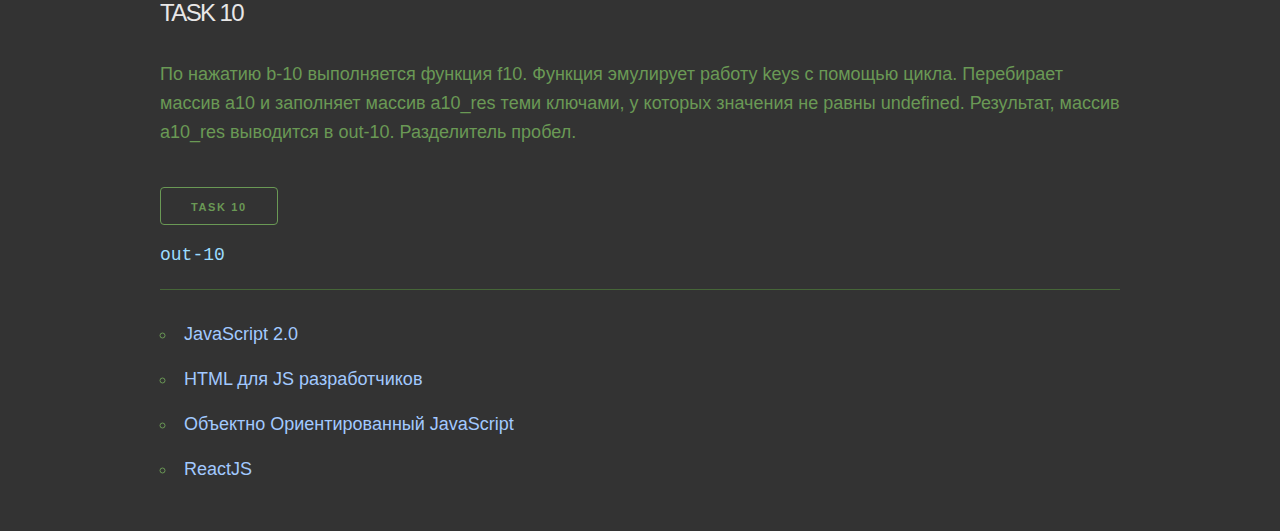
<file: Array_methods/unit_13_(flat, fill, keys)/unit_13.html>
<!doctype html>
<html lang="en">

<head>
    <meta charset="UTF-8">
    <meta name="viewport"
        content="width=device-width, user-scalable=no, initial-scale=1.0, maximum-scale=1.0, minimum-scale=1.0">
    <meta http-equiv="X-UA-Compatible" content="ie=edge">
    <title>Unit 13. Методы массивов ItGid.info</title>
    <link rel="shortcut icon" href="./css/favicon.ico" type="image/x-icon">
    <link rel="stylesheet" href="css/skeleton.css">
    <link rel="stylesheet" href="css/style.css">
    <!-- Ночной режим CSS -->
    <link rel="stylesheet" href="css/night.css">
</head>

<body>
    <div class="container">
        <h1 class="site-title">Unit 13. Flat, fill, keys</h1>
        <h2 class="site-title"><a href="https://itgid.info/course/arraymethod" target="_blank">Методы массивов - курс
                Лущенко
                Александра</a></h2>
        <p><b>Внимание! Включен "ночной режим CSS". Для возврата стандартного оформления - удалите строку подключения
                night.css</b></p>
        <section>
            <h3>Task 01</h3>
            <p>По нажатию b-1 выполняется функция f1. Функция с помощью flat должна двумерный массив a1 превратить в
                одномерный a1_res.
                Вывести a1_res в out-1. Разделитель - пробел.</p>
            <button class="b-1">Task 01</button>
            <div class="out-1">out-1</div>
        </section>
        <section>
            <h3>Task 02</h3>
            <p>По нажатию b-2 выполняется функция f2. Функция с помощью flat должна массив a2 превратить в одномерный
                a2_res. Вывести
                a2_res в out-2. Разделитель - пробел. Обратите внимание, что при проверке будет взят массив вложенности
                не более
                указанного.</p>
            <button class="b-2">Task 02</button>
            <div class="out-2">out-2</div>
        </section>
        <section>
            <h3>Task 03</h3>
            <p>По нажатию b-3 выполняется функция f3. Функция с помощью flat должна массив a3 превратить в одномерный
                a3_res. Вывести
                a3_res в out-3. Разделитель - пробел. Обратите внимание, что при проверке будет взят массив вложенности
                не более
                указанного.</p>
            <button class="b-3">Task 03</button>
            <div class="out-3">out-3</div>

        </section>
        <section>
            <h3>Task 04</h3>
            <p>По нажатию b-4 выполняется функция f4. Функция с помощью fill должна изменить массив a4 так, что со 2
                индекса по 5 будут
                залиты числом 7. Выведите a4 в out-4, разделитель пробел.</p>
            <button class="b-4">Task 04</button>
            <div class="out-4">out-4</div>
        </section>
        <section>
            <h3>Task 05</h3>
            <p>По нажатию b-5 выполняется функция f5. Функция с помощью fill должна изменить массив a5 так, что со 2
                индекса все
                элементы будут равны 0. Выведите a5 в out-5, разделитель пробел.</p>
            <button class="b-5">Task 05</button>
            <div class="out-5">out-5</div>
        </section>
        <section>
            <h3>Task 06</h3>
            <p>По нажатию b-6 выполняется функция f6. Напишем функцию, которая принимает 2 параметра - количество
                элементов массива и
                число, которым этот массив нужно заполнить. Возвращает массив указанной размерности заполненный
                указанным числом.</p>
            <button class="b-6">Task 06</button>
            <div class="out-6">out-6</div>
        </section>
        <section>
            <h3>Task 07</h3>
            <p>По нажатию b-7 выполняется функция f7. Функция принимает параметр - длину массива и возвращает массив
                заполненный
                случайными целыми числами от 0 до 100 включительно указанной длины.</p>
            <button class="b-7">Task 07</button>
            <div class="out-7">out-7</div>
        </section>
        <section>
            <h3>Task 08</h3>
            <p>По нажатию b-8 выполняется функция f8. Функция должна получить ключи из массива a8 и поместить их в
                массив a8_res.
                Результат (a8_res) - вывести в out-8. Разделитель пробел.
            </p>
            <button class="b-8">Task 08</button>
            <div class="out-8">out-8</div>
        </section>
        <section>
            <h3>Task 09</h3>
            <p>По нажатию b-9 выполняется функция f9. Функция должна получить ключи из массива a9 и поместить их в
                массив a9_res.
                Результат (a9_res) - вывести в out-9. Разделитель пробел.</p>
            <button class="b-9">Task 09</button>
            <div class="out-9">out-9</div>
        </section>
        <section>
            <h3>Task 10</h3>
            <p>По нажатию b-10 выполняется функция f10. Функция эмулирует работу keys с помощью цикла. Перебирает массив
                a10 и
                заполняет массив a10_res теми ключами, у которых значения не равны undefined. Результат, массив a10_res
                выводится в
                out-10. Разделитель пробел.</p>
            <button class="b-10">Task 10</button>
            <div class="out-10">out-10</div>
        </section>

        <div class="courses">
            <ul>
                <li><a href="https://itgid.info/course/javascript-2">JavaScript 2.0</a></li>
                <li><a href="https://itgid.info/course/html">HTML для JS разработчиков</a></li>
                <li><a href="https://itgid.info/course/object-js">Объектно Ориентированный JavaScript</a></li>
                <li><a href="https://itgid.info/course/reactjs">ReactJS</a></li>
            </ul>
        </div>

    </div>
    <script src="unit_13.js"></script>
</body>

</html>
</file>
<file: Different/Callback function_(FETCH example)/style.css>
* {
    margin: 0;
}

html, body {
    font-family: 'Open Sans', sans-serif;
}

h1, h2, h3, h4, h5, h6 {
    font-family: 'Roboto Slab', serif;
    text-align: center;
}

a {
    color: #3f8efc;
}

.container {
    max-width: 1000px;
    margin: 30px auto;
}

div.section {
    margin: 20px 0;
    padding: 20px 0;
    border-top: 1px dashed black;
    border-bottom: 1px dashed black;
}
</file>
<file: JavaScript_2.0/unit_14/style.css>
html, body {
    font-family: serif;
}

.select-wrapper {
    width: 197px;
    height: 280px;
    padding: 10px;
    border: 3px solid green;
    border-radius: 5px; 
    text-align: center;
    margin: 0 auto;
}

select {
    border: none;
    outline: 0;
}

#city {
    font-size: 24px;
    color: green;
    font-weight: bold;
}

.out-deg {
    text-align: center;
    font-size: 30pt;
    color: green;
    font-weight: bold;
}

.out-icon {
    text-align: center;
}
.out-weather {
    text-align: center;
    font-size: 20pt;
    font-weight: bold;
    color: green;
}
</file>
<file: Array_methods/unit_01_(indexOf)/css/skeleton.css>
/*
* Skeleton V2.0.4
* Copyright 2014, Dave Gamache
* www.getskeleton.com
* Free to use under the MIT license.
* http://www.opensource.org/licenses/mit-license.php
* 12/29/2014
*/


/* Table of contents
––––––––––––––––––––––––––––––––––––––––––––––––––
- Grid
- Base Styles
- Typography
- Links
- Buttons
- Forms
- Lists
- Code
- Tables
- Spacing
- Utilities
- Clearing
- Media Queries
*/


/* Grid
–––––––––––––––––––––––––––––––––––––––––––––––––– */
.container {
  position: relative;
  width: 100%;
  max-width: 960px;
  margin: 0 auto;
  padding: 0 20px;
  box-sizing: border-box; }
.column,
.columns {
  width: 100%;
  float: left;
  box-sizing: border-box; }

/* For devices larger than 400px */
@media (min-width: 400px) {
  .container {
    width: 85%;
    padding: 0; }
}

/* For devices larger than 550px */
@media (min-width: 550px) {
  .container {
    width: 80%; }
  .column,
  .columns {
    margin-left: 4%; }
  .column:first-child,
  .columns:first-child {
    margin-left: 0; }

  .one.column,
  .one.columns                    { width: 4.66666666667%; }
  .two.columns                    { width: 13.3333333333%; }
  .three.columns                  { width: 22%;            }
  .four.columns                   { width: 30.6666666667%; }
  .five.columns                   { width: 39.3333333333%; }
  .six.columns                    { width: 48%;            }
  .seven.columns                  { width: 56.6666666667%; }
  .eight.columns                  { width: 65.3333333333%; }
  .nine.columns                   { width: 74.0%;          }
  .ten.columns                    { width: 82.6666666667%; }
  .eleven.columns                 { width: 91.3333333333%; }
  .twelve.columns                 { width: 100%; margin-left: 0; }

  .one-third.column               { width: 30.6666666667%; }
  .two-thirds.column              { width: 65.3333333333%; }

  .one-half.column                { width: 48%; }

  /* Offsets */
  .offset-by-one.column,
  .offset-by-one.columns          { margin-left: 8.66666666667%; }
  .offset-by-two.column,
  .offset-by-two.columns          { margin-left: 17.3333333333%; }
  .offset-by-three.column,
  .offset-by-three.columns        { margin-left: 26%;            }
  .offset-by-four.column,
  .offset-by-four.columns         { margin-left: 34.6666666667%; }
  .offset-by-five.column,
  .offset-by-five.columns         { margin-left: 43.3333333333%; }
  .offset-by-six.column,
  .offset-by-six.columns          { margin-left: 52%;            }
  .offset-by-seven.column,
  .offset-by-seven.columns        { margin-left: 60.6666666667%; }
  .offset-by-eight.column,
  .offset-by-eight.columns        { margin-left: 69.3333333333%; }
  .offset-by-nine.column,
  .offset-by-nine.columns         { margin-left: 78.0%;          }
  .offset-by-ten.column,
  .offset-by-ten.columns          { margin-left: 86.6666666667%; }
  .offset-by-eleven.column,
  .offset-by-eleven.columns       { margin-left: 95.3333333333%; }

  .offset-by-one-third.column,
  .offset-by-one-third.columns    { margin-left: 34.6666666667%; }
  .offset-by-two-thirds.column,
  .offset-by-two-thirds.columns   { margin-left: 69.3333333333%; }

  .offset-by-one-half.column,
  .offset-by-one-half.columns     { margin-left: 52%; }

}


/* Base Styles
–––––––––––––––––––––––––––––––––––––––––––––––––– */
/* NOTE
html is set to 62.5% so that all the REM measurements throughout Skeleton
are based on 10px sizing. So basically 1.5rem = 15px :) */
html {
  /*font-size: 62.5%; */
}
body {
  font-size: 1.5em; /* currently ems cause chrome bug misinterpreting rems on body element */
  line-height: 1.6;
  font-weight: 400;
  font-family: "Raleway", "HelveticaNeue", "Helvetica Neue", Helvetica, Arial, sans-serif;
  color: #222; }


/* Typography
–––––––––––––––––––––––––––––––––––––––––––––––––– */
h1, h2, h3, h4, h5, h6 {
  margin-top: 0;
  margin-bottom: 2rem;
  font-weight: 300; }
h1 { font-size: 4.0rem; line-height: 1.2;  letter-spacing: -.1rem;}
h2 { font-size: 3.6rem; line-height: 1.25; letter-spacing: -.1rem; }
h3 { font-size: 3.0rem; line-height: 1.3;  letter-spacing: -.1rem; }
h4 { font-size: 2.4rem; line-height: 1.35; letter-spacing: -.08rem; }
h5 { font-size: 1.8rem; line-height: 1.5;  letter-spacing: -.05rem; }
h6 { font-size: 1.5rem; line-height: 1.6;  letter-spacing: 0; }

/* Larger than phablet */
@media (min-width: 550px) {
  h1 { font-size: 5.0rem; }
  h2 { font-size: 4.2rem; }
  h3 { font-size: 3.6rem; }
  h4 { font-size: 3.0rem; }
  h5 { font-size: 2.4rem; }
  h6 { font-size: 1.5rem; }
}

p {
  margin-top: 0; }


/* Links
–––––––––––––––––––––––––––––––––––––––––––––––––– */
a {
  color: #3f8efc; text-decoration: none }
a:hover {
  color: #2c7ae7;
  text-decoration: underline;}


/* Buttons
–––––––––––––––––––––––––––––––––––––––––––––––––– */
.button,
button,
input[type="submit"],
input[type="reset"],
input[type="button"] {
  display: inline-block;
  height: 38px;
  padding: 0 30px;
  color: #555;
  text-align: center;
  font-size: 11px;
  font-weight: 600;
  line-height: 38px;
  letter-spacing: .1rem;
  text-transform: uppercase;
  text-decoration: none;
  white-space: nowrap;
  background-color: transparent;
  border-radius: 4px;
  border: 1px solid #727272;
  cursor: pointer;
  box-sizing: border-box; }
.button:hover,
button:hover,
input[type="submit"]:hover,
input[type="reset"]:hover,
input[type="button"]:hover,
.button:focus,
button:focus,
input[type="submit"]:focus,
input[type="reset"]:focus,
input[type="button"]:focus {
  color: #333;
  border-color: #888;
  outline: 0; }
.button.button-primary,
button.button-primary,
input[type="submit"].button-primary,
input[type="reset"].button-primary,
input[type="button"].button-primary {
  color: #FFF;
  background-color: #33C3F0;
  border-color: #33C3F0; }
.button.button-primary:hover,
button.button-primary:hover,
input[type="submit"].button-primary:hover,
input[type="reset"].button-primary:hover,
input[type="button"].button-primary:hover,
.button.button-primary:focus,
button.button-primary:focus,
input[type="submit"].button-primary:focus,
input[type="reset"].button-primary:focus,
input[type="button"].button-primary:focus {
  color: #FFF;
  background-color: #1EAEDB;
  border-color: #1EAEDB; }


/* Forms
–––––––––––––––––––––––––––––––––––––––––––––––––– */
input[type="email"],
input[type="number"],
input[type="search"],
input[type="text"],
input[type="tel"],
input[type="url"],
input[type="password"],
textarea,
select {
  height: 38px;
  padding: 6px 10px; /* The 6px vertically centers text on FF, ignored by Webkit */
  background-color: #fff;
  border: 1px solid #727272;
  border-radius: 4px;
  box-shadow: none;
  box-sizing: border-box; }
/* Removes awkward default styles on some inputs for iOS */
input[type="email"],
input[type="number"],
input[type="search"],
input[type="text"],
input[type="tel"],
input[type="url"],
input[type="password"],
textarea {
  -webkit-appearance: none;
     -moz-appearance: none;
          appearance: none; }
textarea {
  min-height: 65px;
  padding-top: 6px;
  padding-bottom: 6px; }
input[type="email"]:focus,
input[type="number"]:focus,
input[type="search"]:focus,
input[type="text"]:focus,
input[type="tel"]:focus,
input[type="url"]:focus,
input[type="password"]:focus,
textarea:focus,
select:focus {
  border: 1px solid #33C3F0;
  outline: 0; }
label,
legend {
  display: block;
  margin-bottom: .5rem;
  font-weight: 600; }
fieldset {
  padding: 0;
  border-width: 0; }
input[type="checkbox"],
input[type="radio"] {
  display: inline; }
label > .label-body {
  display: inline-block;
  margin-left: .5rem;
  font-weight: normal; }


/* Lists
–––––––––––––––––––––––––––––––––––––––––––––––––– */
ul {
  list-style: circle inside; }
ol {
  list-style: decimal inside; }
ol, ul {
  padding-left: 0;
  margin-top: 0; }
ul ul,
ul ol,
ol ol,
ol ul {
  margin: 1.5rem 0 1.5rem 3rem;
  font-size: 90%; }
li {
  margin-bottom: 1rem; }


/* Code
–––––––––––––––––––––––––––––––––––––––––––––––––– */
code {
  padding: .2rem .5rem;
  margin: 0 .2rem;
  font-size: 90%;
  white-space: nowrap;
  background: #F1F1F1;
  border: 1px solid #E1E1E1;
  border-radius: 4px; }
pre > code {
  display: block;
  padding: 1rem 1.5rem;
  white-space: pre; }


/* Tables
–––––––––––––––––––––––––––––––––––––––––––––––––– */
th,
td {
  padding: 12px 15px;
  text-align: left;
  border-bottom: 1px solid #E1E1E1; }
th:first-child,
td:first-child {
  padding-left: 0; }
th:last-child,
td:last-child {
  padding-right: 0; }


/* Spacing
–––––––––––––––––––––––––––––––––––––––––––––––––– */
button,
.button {
  margin-bottom: 1rem; }
input,
textarea,
select,
fieldset {
  margin-bottom: 1.5rem; }
pre,
blockquote,
dl,
figure,
table,
p,
ul,
ol,
form {
  margin-bottom: 2.5rem; }


/* Utilities
–––––––––––––––––––––––––––––––––––––––––––––––––– */
.u-full-width {
  width: 100%;
  box-sizing: border-box; }
.u-max-full-width {
  max-width: 100%;
  box-sizing: border-box; }
.u-pull-right {
  float: right; }
.u-pull-left {
  float: left; }


/* Misc
–––––––––––––––––––––––––––––––––––––––––––––––––– */
hr {
  margin-top: 3rem;
  margin-bottom: 3.5rem;
  border-width: 0;
  border-top: 1px solid #E1E1E1; }


/* Clearing
–––––––––––––––––––––––––––––––––––––––––––––––––– */

/* Self Clearing Goodness */
.container:after,
.row:after,
.u-cf {
  content: "";
  display: table;
  clear: both; }


/* Media Queries
–––––––––––––––––––––––––––––––––––––––––––––––––– */
/*
Note: The best way to structure the use of media queries is to create the queries
near the relevant code. For example, if you wanted to change the styles for buttons
on small devices, paste the mobile query code up in the buttons section and style it
there.
*/


/* Larger than mobile */
@media (min-width: 400px) {}

/* Larger than phablet (also point when grid becomes active) */
@media (min-width: 550px) {}

/* Larger than tablet */
@media (min-width: 750px) {}

/* Larger than desktop */
@media (min-width: 1000px) {}

/* Larger than Desktop HD */
@media (min-width: 1200px) {}
</file>
<file: Array_methods/unit_01_(indexOf)/css/style.css>
body {
    font-size: 18px;
}

h1.site-title {
    font-size:  2.8rem;
}
h2.site-title {
    font-size:  1.8rem;
}

section h3 {
    font-size: 1.5rem;
    text-transform: uppercase;
}

section {
    margin: 30px 0;
    padding: 20px 0;
    border-bottom: 1px solid #3f8efc;
}
</file>
<file: Array_methods/unit_02_(includes)/css/skeleton.css>
/*
* Skeleton V2.0.4
* Copyright 2014, Dave Gamache
* www.getskeleton.com
* Free to use under the MIT license.
* http://www.opensource.org/licenses/mit-license.php
* 12/29/2014
*/


/* Table of contents
––––––––––––––––––––––––––––––––––––––––––––––––––
- Grid
- Base Styles
- Typography
- Links
- Buttons
- Forms
- Lists
- Code
- Tables
- Spacing
- Utilities
- Clearing
- Media Queries
*/


/* Grid
–––––––––––––––––––––––––––––––––––––––––––––––––– */
.container {
  position: relative;
  width: 100%;
  max-width: 960px;
  margin: 0 auto;
  padding: 0 20px;
  box-sizing: border-box; }
.column,
.columns {
  width: 100%;
  float: left;
  box-sizing: border-box; }

/* For devices larger than 400px */
@media (min-width: 400px) {
  .container {
    width: 85%;
    padding: 0; }
}

/* For devices larger than 550px */
@media (min-width: 550px) {
  .container {
    width: 80%; }
  .column,
  .columns {
    margin-left: 4%; }
  .column:first-child,
  .columns:first-child {
    margin-left: 0; }

  .one.column,
  .one.columns                    { width: 4.66666666667%; }
  .two.columns                    { width: 13.3333333333%; }
  .three.columns                  { width: 22%;            }
  .four.columns                   { width: 30.6666666667%; }
  .five.columns                   { width: 39.3333333333%; }
  .six.columns                    { width: 48%;            }
  .seven.columns                  { width: 56.6666666667%; }
  .eight.columns                  { width: 65.3333333333%; }
  .nine.columns                   { width: 74.0%;          }
  .ten.columns                    { width: 82.6666666667%; }
  .eleven.columns                 { width: 91.3333333333%; }
  .twelve.columns                 { width: 100%; margin-left: 0; }

  .one-third.column               { width: 30.6666666667%; }
  .two-thirds.column              { width: 65.3333333333%; }

  .one-half.column                { width: 48%; }

  /* Offsets */
  .offset-by-one.column,
  .offset-by-one.columns          { margin-left: 8.66666666667%; }
  .offset-by-two.column,
  .offset-by-two.columns          { margin-left: 17.3333333333%; }
  .offset-by-three.column,
  .offset-by-three.columns        { margin-left: 26%;            }
  .offset-by-four.column,
  .offset-by-four.columns         { margin-left: 34.6666666667%; }
  .offset-by-five.column,
  .offset-by-five.columns         { margin-left: 43.3333333333%; }
  .offset-by-six.column,
  .offset-by-six.columns          { margin-left: 52%;            }
  .offset-by-seven.column,
  .offset-by-seven.columns        { margin-left: 60.6666666667%; }
  .offset-by-eight.column,
  .offset-by-eight.columns        { margin-left: 69.3333333333%; }
  .offset-by-nine.column,
  .offset-by-nine.columns         { margin-left: 78.0%;          }
  .offset-by-ten.column,
  .offset-by-ten.columns          { margin-left: 86.6666666667%; }
  .offset-by-eleven.column,
  .offset-by-eleven.columns       { margin-left: 95.3333333333%; }

  .offset-by-one-third.column,
  .offset-by-one-third.columns    { margin-left: 34.6666666667%; }
  .offset-by-two-thirds.column,
  .offset-by-two-thirds.columns   { margin-left: 69.3333333333%; }

  .offset-by-one-half.column,
  .offset-by-one-half.columns     { margin-left: 52%; }

}


/* Base Styles
–––––––––––––––––––––––––––––––––––––––––––––––––– */
/* NOTE
html is set to 62.5% so that all the REM measurements throughout Skeleton
are based on 10px sizing. So basically 1.5rem = 15px :) */
html {
  /*font-size: 62.5%; */
}
body {
  font-size: 1.5em; /* currently ems cause chrome bug misinterpreting rems on body element */
  line-height: 1.6;
  font-weight: 400;
  font-family: "Raleway", "HelveticaNeue", "Helvetica Neue", Helvetica, Arial, sans-serif;
  color: #222; }


/* Typography
–––––––––––––––––––––––––––––––––––––––––––––––––– */
h1, h2, h3, h4, h5, h6 {
  margin-top: 0;
  margin-bottom: 2rem;
  font-weight: 300; }
h1 { font-size: 4.0rem; line-height: 1.2;  letter-spacing: -.1rem;}
h2 { font-size: 3.6rem; line-height: 1.25; letter-spacing: -.1rem; }
h3 { font-size: 3.0rem; line-height: 1.3;  letter-spacing: -.1rem; }
h4 { font-size: 2.4rem; line-height: 1.35; letter-spacing: -.08rem; }
h5 { font-size: 1.8rem; line-height: 1.5;  letter-spacing: -.05rem; }
h6 { font-size: 1.5rem; line-height: 1.6;  letter-spacing: 0; }

/* Larger than phablet */
@media (min-width: 550px) {
  h1 { font-size: 5.0rem; }
  h2 { font-size: 4.2rem; }
  h3 { font-size: 3.6rem; }
  h4 { font-size: 3.0rem; }
  h5 { font-size: 2.4rem; }
  h6 { font-size: 1.5rem; }
}

p {
  margin-top: 0; }


/* Links
–––––––––––––––––––––––––––––––––––––––––––––––––– */
a {
  color: #3f8efc; text-decoration: none }
a:hover {
  color: #2c7ae7;
  text-decoration: underline;}


/* Buttons
–––––––––––––––––––––––––––––––––––––––––––––––––– */
.button,
button,
input[type="submit"],
input[type="reset"],
input[type="button"] {
  display: inline-block;
  height: 38px;
  padding: 0 30px;
  color: #555;
  text-align: center;
  font-size: 11px;
  font-weight: 600;
  line-height: 38px;
  letter-spacing: .1rem;
  text-transform: uppercase;
  text-decoration: none;
  white-space: nowrap;
  background-color: transparent;
  border-radius: 4px;
  border: 1px solid #727272;
  cursor: pointer;
  box-sizing: border-box; }
.button:hover,
button:hover,
input[type="submit"]:hover,
input[type="reset"]:hover,
input[type="button"]:hover,
.button:focus,
button:focus,
input[type="submit"]:focus,
input[type="reset"]:focus,
input[type="button"]:focus {
  color: #333;
  border-color: #888;
  outline: 0; }
.button.button-primary,
button.button-primary,
input[type="submit"].button-primary,
input[type="reset"].button-primary,
input[type="button"].button-primary {
  color: #FFF;
  background-color: #33C3F0;
  border-color: #33C3F0; }
.button.button-primary:hover,
button.button-primary:hover,
input[type="submit"].button-primary:hover,
input[type="reset"].button-primary:hover,
input[type="button"].button-primary:hover,
.button.button-primary:focus,
button.button-primary:focus,
input[type="submit"].button-primary:focus,
input[type="reset"].button-primary:focus,
input[type="button"].button-primary:focus {
  color: #FFF;
  background-color: #1EAEDB;
  border-color: #1EAEDB; }


/* Forms
–––––––––––––––––––––––––––––––––––––––––––––––––– */
input[type="email"],
input[type="number"],
input[type="search"],
input[type="text"],
input[type="tel"],
input[type="url"],
input[type="password"],
textarea,
select {
  height: 38px;
  padding: 6px 10px; /* The 6px vertically centers text on FF, ignored by Webkit */
  background-color: #fff;
  border: 1px solid #727272;
  border-radius: 4px;
  box-shadow: none;
  box-sizing: border-box; }
/* Removes awkward default styles on some inputs for iOS */
input[type="email"],
input[type="number"],
input[type="search"],
input[type="text"],
input[type="tel"],
input[type="url"],
input[type="password"],
textarea {
  -webkit-appearance: none;
     -moz-appearance: none;
          appearance: none; }
textarea {
  min-height: 65px;
  padding-top: 6px;
  padding-bottom: 6px; }
input[type="email"]:focus,
input[type="number"]:focus,
input[type="search"]:focus,
input[type="text"]:focus,
input[type="tel"]:focus,
input[type="url"]:focus,
input[type="password"]:focus,
textarea:focus,
select:focus {
  border: 1px solid #33C3F0;
  outline: 0; }
label,
legend {
  display: block;
  margin-bottom: .5rem;
  font-weight: 600; }
fieldset {
  padding: 0;
  border-width: 0; }
input[type="checkbox"],
input[type="radio"] {
  display: inline; }
label > .label-body {
  display: inline-block;
  margin-left: .5rem;
  font-weight: normal; }


/* Lists
–––––––––––––––––––––––––––––––––––––––––––––––––– */
ul {
  list-style: circle inside; }
ol {
  list-style: decimal inside; }
ol, ul {
  padding-left: 0;
  margin-top: 0; }
ul ul,
ul ol,
ol ol,
ol ul {
  margin: 1.5rem 0 1.5rem 3rem;
  font-size: 90%; }
li {
  margin-bottom: 1rem; }


/* Code
–––––––––––––––––––––––––––––––––––––––––––––––––– */
code {
  padding: .2rem .5rem;
  margin: 0 .2rem;
  font-size: 90%;
  white-space: nowrap;
  background: #F1F1F1;
  border: 1px solid #E1E1E1;
  border-radius: 4px; }
pre > code {
  display: block;
  padding: 1rem 1.5rem;
  white-space: pre; }


/* Tables
–––––––––––––––––––––––––––––––––––––––––––––––––– */
th,
td {
  padding: 12px 15px;
  text-align: left;
  border-bottom: 1px solid #E1E1E1; }
th:first-child,
td:first-child {
  padding-left: 0; }
th:last-child,
td:last-child {
  padding-right: 0; }


/* Spacing
–––––––––––––––––––––––––––––––––––––––––––––––––– */
button,
.button {
  margin-bottom: 1rem; }
input,
textarea,
select,
fieldset {
  margin-bottom: 1.5rem; }
pre,
blockquote,
dl,
figure,
table,
p,
ul,
ol,
form {
  margin-bottom: 2.5rem; }


/* Utilities
–––––––––––––––––––––––––––––––––––––––––––––––––– */
.u-full-width {
  width: 100%;
  box-sizing: border-box; }
.u-max-full-width {
  max-width: 100%;
  box-sizing: border-box; }
.u-pull-right {
  float: right; }
.u-pull-left {
  float: left; }


/* Misc
–––––––––––––––––––––––––––––––––––––––––––––––––– */
hr {
  margin-top: 3rem;
  margin-bottom: 3.5rem;
  border-width: 0;
  border-top: 1px solid #E1E1E1; }


/* Clearing
–––––––––––––––––––––––––––––––––––––––––––––––––– */

/* Self Clearing Goodness */
.container:after,
.row:after,
.u-cf {
  content: "";
  display: table;
  clear: both; }


/* Media Queries
–––––––––––––––––––––––––––––––––––––––––––––––––– */
/*
Note: The best way to structure the use of media queries is to create the queries
near the relevant code. For example, if you wanted to change the styles for buttons
on small devices, paste the mobile query code up in the buttons section and style it
there.
*/


/* Larger than mobile */
@media (min-width: 400px) {}

/* Larger than phablet (also point when grid becomes active) */
@media (min-width: 550px) {}

/* Larger than tablet */
@media (min-width: 750px) {}

/* Larger than desktop */
@media (min-width: 1000px) {}

/* Larger than Desktop HD */
@media (min-width: 1200px) {}
</file>
<file: Array_methods/unit_02_(includes)/css/style.css>
body {
    font-size: 18px;
}

h1.site-title {
    font-size:  2.8rem;
}
h2.site-title {
    font-size:  1.8rem;
}

section h3 {
    font-size: 1.5rem;
    text-transform: uppercase;
}

section {
    margin: 30px 0;
    padding: 20px 0;
    border-bottom: 1px solid #3f8efc;
}
</file>
<file: Array_methods/unit_03_(push, pop)/css/skeleton.css>
/*
* Skeleton V2.0.4
* Copyright 2014, Dave Gamache
* www.getskeleton.com
* Free to use under the MIT license.
* http://www.opensource.org/licenses/mit-license.php
* 12/29/2014
*/


/* Table of contents
––––––––––––––––––––––––––––––––––––––––––––––––––
- Grid
- Base Styles
- Typography
- Links
- Buttons
- Forms
- Lists
- Code
- Tables
- Spacing
- Utilities
- Clearing
- Media Queries
*/


/* Grid
–––––––––––––––––––––––––––––––––––––––––––––––––– */
.container {
  position: relative;
  width: 100%;
  max-width: 960px;
  margin: 0 auto;
  padding: 0 20px;
  box-sizing: border-box; }
.column,
.columns {
  width: 100%;
  float: left;
  box-sizing: border-box; }

/* For devices larger than 400px */
@media (min-width: 400px) {
  .container {
    width: 85%;
    padding: 0; }
}

/* For devices larger than 550px */
@media (min-width: 550px) {
  .container {
    width: 80%; }
  .column,
  .columns {
    margin-left: 4%; }
  .column:first-child,
  .columns:first-child {
    margin-left: 0; }

  .one.column,
  .one.columns                    { width: 4.66666666667%; }
  .two.columns                    { width: 13.3333333333%; }
  .three.columns                  { width: 22%;            }
  .four.columns                   { width: 30.6666666667%; }
  .five.columns                   { width: 39.3333333333%; }
  .six.columns                    { width: 48%;            }
  .seven.columns                  { width: 56.6666666667%; }
  .eight.columns                  { width: 65.3333333333%; }
  .nine.columns                   { width: 74.0%;          }
  .ten.columns                    { width: 82.6666666667%; }
  .eleven.columns                 { width: 91.3333333333%; }
  .twelve.columns                 { width: 100%; margin-left: 0; }

  .one-third.column               { width: 30.6666666667%; }
  .two-thirds.column              { width: 65.3333333333%; }

  .one-half.column                { width: 48%; }

  /* Offsets */
  .offset-by-one.column,
  .offset-by-one.columns          { margin-left: 8.66666666667%; }
  .offset-by-two.column,
  .offset-by-two.columns          { margin-left: 17.3333333333%; }
  .offset-by-three.column,
  .offset-by-three.columns        { margin-left: 26%;            }
  .offset-by-four.column,
  .offset-by-four.columns         { margin-left: 34.6666666667%; }
  .offset-by-five.column,
  .offset-by-five.columns         { margin-left: 43.3333333333%; }
  .offset-by-six.column,
  .offset-by-six.columns          { margin-left: 52%;            }
  .offset-by-seven.column,
  .offset-by-seven.columns        { margin-left: 60.6666666667%; }
  .offset-by-eight.column,
  .offset-by-eight.columns        { margin-left: 69.3333333333%; }
  .offset-by-nine.column,
  .offset-by-nine.columns         { margin-left: 78.0%;          }
  .offset-by-ten.column,
  .offset-by-ten.columns          { margin-left: 86.6666666667%; }
  .offset-by-eleven.column,
  .offset-by-eleven.columns       { margin-left: 95.3333333333%; }

  .offset-by-one-third.column,
  .offset-by-one-third.columns    { margin-left: 34.6666666667%; }
  .offset-by-two-thirds.column,
  .offset-by-two-thirds.columns   { margin-left: 69.3333333333%; }

  .offset-by-one-half.column,
  .offset-by-one-half.columns     { margin-left: 52%; }

}


/* Base Styles
–––––––––––––––––––––––––––––––––––––––––––––––––– */
/* NOTE
html is set to 62.5% so that all the REM measurements throughout Skeleton
are based on 10px sizing. So basically 1.5rem = 15px :) */
html {
  /*font-size: 62.5%; */
}
body {
  font-size: 1.5em; /* currently ems cause chrome bug misinterpreting rems on body element */
  line-height: 1.6;
  font-weight: 400;
  font-family: "Raleway", "HelveticaNeue", "Helvetica Neue", Helvetica, Arial, sans-serif;
  color: #222; }


/* Typography
–––––––––––––––––––––––––––––––––––––––––––––––––– */
h1, h2, h3, h4, h5, h6 {
  margin-top: 0;
  margin-bottom: 2rem;
  font-weight: 300; }
h1 { font-size: 4.0rem; line-height: 1.2;  letter-spacing: -.1rem;}
h2 { font-size: 3.6rem; line-height: 1.25; letter-spacing: -.1rem; }
h3 { font-size: 3.0rem; line-height: 1.3;  letter-spacing: -.1rem; }
h4 { font-size: 2.4rem; line-height: 1.35; letter-spacing: -.08rem; }
h5 { font-size: 1.8rem; line-height: 1.5;  letter-spacing: -.05rem; }
h6 { font-size: 1.5rem; line-height: 1.6;  letter-spacing: 0; }

/* Larger than phablet */
@media (min-width: 550px) {
  h1 { font-size: 5.0rem; }
  h2 { font-size: 4.2rem; }
  h3 { font-size: 3.6rem; }
  h4 { font-size: 3.0rem; }
  h5 { font-size: 2.4rem; }
  h6 { font-size: 1.5rem; }
}

p {
  margin-top: 0; }


/* Links
–––––––––––––––––––––––––––––––––––––––––––––––––– */
a {
  color: #3f8efc; text-decoration: none }
a:hover {
  color: #2c7ae7;
  text-decoration: underline;}


/* Buttons
–––––––––––––––––––––––––––––––––––––––––––––––––– */
.button,
button,
input[type="submit"],
input[type="reset"],
input[type="button"] {
  display: inline-block;
  height: 38px;
  padding: 0 30px;
  color: #555;
  text-align: center;
  font-size: 11px;
  font-weight: 600;
  line-height: 38px;
  letter-spacing: .1rem;
  text-transform: uppercase;
  text-decoration: none;
  white-space: nowrap;
  background-color: transparent;
  border-radius: 4px;
  border: 1px solid #727272;
  cursor: pointer;
  box-sizing: border-box; }
.button:hover,
button:hover,
input[type="submit"]:hover,
input[type="reset"]:hover,
input[type="button"]:hover,
.button:focus,
button:focus,
input[type="submit"]:focus,
input[type="reset"]:focus,
input[type="button"]:focus {
  color: #333;
  border-color: #888;
  outline: 0; }
.button.button-primary,
button.button-primary,
input[type="submit"].button-primary,
input[type="reset"].button-primary,
input[type="button"].button-primary {
  color: #FFF;
  background-color: #33C3F0;
  border-color: #33C3F0; }
.button.button-primary:hover,
button.button-primary:hover,
input[type="submit"].button-primary:hover,
input[type="reset"].button-primary:hover,
input[type="button"].button-primary:hover,
.button.button-primary:focus,
button.button-primary:focus,
input[type="submit"].button-primary:focus,
input[type="reset"].button-primary:focus,
input[type="button"].button-primary:focus {
  color: #FFF;
  background-color: #1EAEDB;
  border-color: #1EAEDB; }


/* Forms
–––––––––––––––––––––––––––––––––––––––––––––––––– */
input[type="email"],
input[type="number"],
input[type="search"],
input[type="text"],
input[type="tel"],
input[type="url"],
input[type="password"],
textarea,
select {
  height: 38px;
  padding: 6px 10px; /* The 6px vertically centers text on FF, ignored by Webkit */
  background-color: #fff;
  border: 1px solid #727272;
  border-radius: 4px;
  box-shadow: none;
  box-sizing: border-box; }
/* Removes awkward default styles on some inputs for iOS */
input[type="email"],
input[type="number"],
input[type="search"],
input[type="text"],
input[type="tel"],
input[type="url"],
input[type="password"],
textarea {
  -webkit-appearance: none;
     -moz-appearance: none;
          appearance: none; }
textarea {
  min-height: 65px;
  padding-top: 6px;
  padding-bottom: 6px; }
input[type="email"]:focus,
input[type="number"]:focus,
input[type="search"]:focus,
input[type="text"]:focus,
input[type="tel"]:focus,
input[type="url"]:focus,
input[type="password"]:focus,
textarea:focus,
select:focus {
  border: 1px solid #33C3F0;
  outline: 0; }
label,
legend {
  display: block;
  margin-bottom: .5rem;
  font-weight: 600; }
fieldset {
  padding: 0;
  border-width: 0; }
input[type="checkbox"],
input[type="radio"] {
  display: inline; }
label > .label-body {
  display: inline-block;
  margin-left: .5rem;
  font-weight: normal; }


/* Lists
–––––––––––––––––––––––––––––––––––––––––––––––––– */
ul {
  list-style: circle inside; }
ol {
  list-style: decimal inside; }
ol, ul {
  padding-left: 0;
  margin-top: 0; }
ul ul,
ul ol,
ol ol,
ol ul {
  margin: 1.5rem 0 1.5rem 3rem;
  font-size: 90%; }
li {
  margin-bottom: 1rem; }


/* Code
–––––––––––––––––––––––––––––––––––––––––––––––––– */
code {
  padding: .2rem .5rem;
  margin: 0 .2rem;
  font-size: 90%;
  white-space: nowrap;
  background: #F1F1F1;
  border: 1px solid #E1E1E1;
  border-radius: 4px; }
pre > code {
  display: block;
  padding: 1rem 1.5rem;
  white-space: pre; }


/* Tables
–––––––––––––––––––––––––––––––––––––––––––––––––– */
th,
td {
  padding: 12px 15px;
  text-align: left;
  border-bottom: 1px solid #E1E1E1; }
th:first-child,
td:first-child {
  padding-left: 0; }
th:last-child,
td:last-child {
  padding-right: 0; }


/* Spacing
–––––––––––––––––––––––––––––––––––––––––––––––––– */
button,
.button {
  margin-bottom: 1rem; }
input,
textarea,
select,
fieldset {
  margin-bottom: 1.5rem; }
pre,
blockquote,
dl,
figure,
table,
p,
ul,
ol,
form {
  margin-bottom: 2.5rem; }


/* Utilities
–––––––––––––––––––––––––––––––––––––––––––––––––– */
.u-full-width {
  width: 100%;
  box-sizing: border-box; }
.u-max-full-width {
  max-width: 100%;
  box-sizing: border-box; }
.u-pull-right {
  float: right; }
.u-pull-left {
  float: left; }


/* Misc
–––––––––––––––––––––––––––––––––––––––––––––––––– */
hr {
  margin-top: 3rem;
  margin-bottom: 3.5rem;
  border-width: 0;
  border-top: 1px solid #E1E1E1; }


/* Clearing
–––––––––––––––––––––––––––––––––––––––––––––––––– */

/* Self Clearing Goodness */
.container:after,
.row:after,
.u-cf {
  content: "";
  display: table;
  clear: both; }


/* Media Queries
–––––––––––––––––––––––––––––––––––––––––––––––––– */
/*
Note: The best way to structure the use of media queries is to create the queries
near the relevant code. For example, if you wanted to change the styles for buttons
on small devices, paste the mobile query code up in the buttons section and style it
there.
*/


/* Larger than mobile */
@media (min-width: 400px) {}

/* Larger than phablet (also point when grid becomes active) */
@media (min-width: 550px) {}

/* Larger than tablet */
@media (min-width: 750px) {}

/* Larger than desktop */
@media (min-width: 1000px) {}

/* Larger than Desktop HD */
@media (min-width: 1200px) {}
</file>
<file: Array_methods/unit_03_(push, pop)/css/style.css>
body {
    font-size: 18px;
}

h1.site-title {
    font-size:  2.8rem;
}
h2.site-title {
    font-size:  1.8rem;
}

section h3 {
    font-size: 1.5rem;
    text-transform: uppercase;
}

section {
    margin: 30px 0;
    padding: 20px 0;
    border-bottom: 1px solid #3f8efc;
}
</file>
<file: Array_methods/unit_04_(shift,unshift,slice)/css/skeleton.css>
/*
* Skeleton V2.0.4
* Copyright 2014, Dave Gamache
* www.getskeleton.com
* Free to use under the MIT license.
* http://www.opensource.org/licenses/mit-license.php
* 12/29/2014
*/


/* Table of contents
––––––––––––––––––––––––––––––––––––––––––––––––––
- Grid
- Base Styles
- Typography
- Links
- Buttons
- Forms
- Lists
- Code
- Tables
- Spacing
- Utilities
- Clearing
- Media Queries
*/


/* Grid
–––––––––––––––––––––––––––––––––––––––––––––––––– */
.container {
  position: relative;
  width: 100%;
  max-width: 960px;
  margin: 0 auto;
  padding: 0 20px;
  box-sizing: border-box; }
.column,
.columns {
  width: 100%;
  float: left;
  box-sizing: border-box; }

/* For devices larger than 400px */
@media (min-width: 400px) {
  .container {
    width: 85%;
    padding: 0; }
}

/* For devices larger than 550px */
@media (min-width: 550px) {
  .container {
    width: 80%; }
  .column,
  .columns {
    margin-left: 4%; }
  .column:first-child,
  .columns:first-child {
    margin-left: 0; }

  .one.column,
  .one.columns                    { width: 4.66666666667%; }
  .two.columns                    { width: 13.3333333333%; }
  .three.columns                  { width: 22%;            }
  .four.columns                   { width: 30.6666666667%; }
  .five.columns                   { width: 39.3333333333%; }
  .six.columns                    { width: 48%;            }
  .seven.columns                  { width: 56.6666666667%; }
  .eight.columns                  { width: 65.3333333333%; }
  .nine.columns                   { width: 74.0%;          }
  .ten.columns                    { width: 82.6666666667%; }
  .eleven.columns                 { width: 91.3333333333%; }
  .twelve.columns                 { width: 100%; margin-left: 0; }

  .one-third.column               { width: 30.6666666667%; }
  .two-thirds.column              { width: 65.3333333333%; }

  .one-half.column                { width: 48%; }

  /* Offsets */
  .offset-by-one.column,
  .offset-by-one.columns          { margin-left: 8.66666666667%; }
  .offset-by-two.column,
  .offset-by-two.columns          { margin-left: 17.3333333333%; }
  .offset-by-three.column,
  .offset-by-three.columns        { margin-left: 26%;            }
  .offset-by-four.column,
  .offset-by-four.columns         { margin-left: 34.6666666667%; }
  .offset-by-five.column,
  .offset-by-five.columns         { margin-left: 43.3333333333%; }
  .offset-by-six.column,
  .offset-by-six.columns          { margin-left: 52%;            }
  .offset-by-seven.column,
  .offset-by-seven.columns        { margin-left: 60.6666666667%; }
  .offset-by-eight.column,
  .offset-by-eight.columns        { margin-left: 69.3333333333%; }
  .offset-by-nine.column,
  .offset-by-nine.columns         { margin-left: 78.0%;          }
  .offset-by-ten.column,
  .offset-by-ten.columns          { margin-left: 86.6666666667%; }
  .offset-by-eleven.column,
  .offset-by-eleven.columns       { margin-left: 95.3333333333%; }

  .offset-by-one-third.column,
  .offset-by-one-third.columns    { margin-left: 34.6666666667%; }
  .offset-by-two-thirds.column,
  .offset-by-two-thirds.columns   { margin-left: 69.3333333333%; }

  .offset-by-one-half.column,
  .offset-by-one-half.columns     { margin-left: 52%; }

}


/* Base Styles
–––––––––––––––––––––––––––––––––––––––––––––––––– */
/* NOTE
html is set to 62.5% so that all the REM measurements throughout Skeleton
are based on 10px sizing. So basically 1.5rem = 15px :) */
html {
  /*font-size: 62.5%; */
}
body {
  font-size: 1.5em; /* currently ems cause chrome bug misinterpreting rems on body element */
  line-height: 1.6;
  font-weight: 400;
  font-family: "Raleway", "HelveticaNeue", "Helvetica Neue", Helvetica, Arial, sans-serif;
  color: #222; }


/* Typography
–––––––––––––––––––––––––––––––––––––––––––––––––– */
h1, h2, h3, h4, h5, h6 {
  margin-top: 0;
  margin-bottom: 2rem;
  font-weight: 300; }
h1 { font-size: 4.0rem; line-height: 1.2;  letter-spacing: -.1rem;}
h2 { font-size: 3.6rem; line-height: 1.25; letter-spacing: -.1rem; }
h3 { font-size: 3.0rem; line-height: 1.3;  letter-spacing: -.1rem; }
h4 { font-size: 2.4rem; line-height: 1.35; letter-spacing: -.08rem; }
h5 { font-size: 1.8rem; line-height: 1.5;  letter-spacing: -.05rem; }
h6 { font-size: 1.5rem; line-height: 1.6;  letter-spacing: 0; }

/* Larger than phablet */
@media (min-width: 550px) {
  h1 { font-size: 5.0rem; }
  h2 { font-size: 4.2rem; }
  h3 { font-size: 3.6rem; }
  h4 { font-size: 3.0rem; }
  h5 { font-size: 2.4rem; }
  h6 { font-size: 1.5rem; }
}

p {
  margin-top: 0; }


/* Links
–––––––––––––––––––––––––––––––––––––––––––––––––– */
a {
  color: #3f8efc; text-decoration: none }
a:hover {
  color: #2c7ae7;
  text-decoration: underline;}


/* Buttons
–––––––––––––––––––––––––––––––––––––––––––––––––– */
.button,
button,
input[type="submit"],
input[type="reset"],
input[type="button"] {
  display: inline-block;
  height: 38px;
  padding: 0 30px;
  color: #555;
  text-align: center;
  font-size: 11px;
  font-weight: 600;
  line-height: 38px;
  letter-spacing: .1rem;
  text-transform: uppercase;
  text-decoration: none;
  white-space: nowrap;
  background-color: transparent;
  border-radius: 4px;
  border: 1px solid #727272;
  cursor: pointer;
  box-sizing: border-box; }
.button:hover,
button:hover,
input[type="submit"]:hover,
input[type="reset"]:hover,
input[type="button"]:hover,
.button:focus,
button:focus,
input[type="submit"]:focus,
input[type="reset"]:focus,
input[type="button"]:focus {
  color: #333;
  border-color: #888;
  outline: 0; }
.button.button-primary,
button.button-primary,
input[type="submit"].button-primary,
input[type="reset"].button-primary,
input[type="button"].button-primary {
  color: #FFF;
  background-color: #33C3F0;
  border-color: #33C3F0; }
.button.button-primary:hover,
button.button-primary:hover,
input[type="submit"].button-primary:hover,
input[type="reset"].button-primary:hover,
input[type="button"].button-primary:hover,
.button.button-primary:focus,
button.button-primary:focus,
input[type="submit"].button-primary:focus,
input[type="reset"].button-primary:focus,
input[type="button"].button-primary:focus {
  color: #FFF;
  background-color: #1EAEDB;
  border-color: #1EAEDB; }


/* Forms
–––––––––––––––––––––––––––––––––––––––––––––––––– */
input[type="email"],
input[type="number"],
input[type="search"],
input[type="text"],
input[type="tel"],
input[type="url"],
input[type="password"],
textarea,
select {
  height: 38px;
  padding: 6px 10px; /* The 6px vertically centers text on FF, ignored by Webkit */
  background-color: #fff;
  border: 1px solid #727272;
  border-radius: 4px;
  box-shadow: none;
  box-sizing: border-box; }
/* Removes awkward default styles on some inputs for iOS */
input[type="email"],
input[type="number"],
input[type="search"],
input[type="text"],
input[type="tel"],
input[type="url"],
input[type="password"],
textarea {
  -webkit-appearance: none;
     -moz-appearance: none;
          appearance: none; }
textarea {
  min-height: 65px;
  padding-top: 6px;
  padding-bottom: 6px; }
input[type="email"]:focus,
input[type="number"]:focus,
input[type="search"]:focus,
input[type="text"]:focus,
input[type="tel"]:focus,
input[type="url"]:focus,
input[type="password"]:focus,
textarea:focus,
select:focus {
  border: 1px solid #33C3F0;
  outline: 0; }
label,
legend {
  display: block;
  margin-bottom: .5rem;
  font-weight: 600; }
fieldset {
  padding: 0;
  border-width: 0; }
input[type="checkbox"],
input[type="radio"] {
  display: inline; }
label > .label-body {
  display: inline-block;
  margin-left: .5rem;
  font-weight: normal; }


/* Lists
–––––––––––––––––––––––––––––––––––––––––––––––––– */
ul {
  list-style: circle inside; }
ol {
  list-style: decimal inside; }
ol, ul {
  padding-left: 0;
  margin-top: 0; }
ul ul,
ul ol,
ol ol,
ol ul {
  margin: 1.5rem 0 1.5rem 3rem;
  font-size: 90%; }
li {
  margin-bottom: 1rem; }


/* Code
–––––––––––––––––––––––––––––––––––––––––––––––––– */
code {
  padding: .2rem .5rem;
  margin: 0 .2rem;
  font-size: 90%;
  white-space: nowrap;
  background: #F1F1F1;
  border: 1px solid #E1E1E1;
  border-radius: 4px; }
pre > code {
  display: block;
  padding: 1rem 1.5rem;
  white-space: pre; }


/* Tables
–––––––––––––––––––––––––––––––––––––––––––––––––– */
th,
td {
  padding: 12px 15px;
  text-align: left;
  border-bottom: 1px solid #E1E1E1; }
th:first-child,
td:first-child {
  padding-left: 0; }
th:last-child,
td:last-child {
  padding-right: 0; }


/* Spacing
–––––––––––––––––––––––––––––––––––––––––––––––––– */
button,
.button {
  margin-bottom: 1rem; }
input,
textarea,
select,
fieldset {
  margin-bottom: 1.5rem; }
pre,
blockquote,
dl,
figure,
table,
p,
ul,
ol,
form {
  margin-bottom: 2.5rem; }


/* Utilities
–––––––––––––––––––––––––––––––––––––––––––––––––– */
.u-full-width {
  width: 100%;
  box-sizing: border-box; }
.u-max-full-width {
  max-width: 100%;
  box-sizing: border-box; }
.u-pull-right {
  float: right; }
.u-pull-left {
  float: left; }


/* Misc
–––––––––––––––––––––––––––––––––––––––––––––––––– */
hr {
  margin-top: 3rem;
  margin-bottom: 3.5rem;
  border-width: 0;
  border-top: 1px solid #E1E1E1; }


/* Clearing
–––––––––––––––––––––––––––––––––––––––––––––––––– */

/* Self Clearing Goodness */
.container:after,
.row:after,
.u-cf {
  content: "";
  display: table;
  clear: both; }


/* Media Queries
–––––––––––––––––––––––––––––––––––––––––––––––––– */
/*
Note: The best way to structure the use of media queries is to create the queries
near the relevant code. For example, if you wanted to change the styles for buttons
on small devices, paste the mobile query code up in the buttons section and style it
there.
*/


/* Larger than mobile */
@media (min-width: 400px) {}

/* Larger than phablet (also point when grid becomes active) */
@media (min-width: 550px) {}

/* Larger than tablet */
@media (min-width: 750px) {}

/* Larger than desktop */
@media (min-width: 1000px) {}

/* Larger than Desktop HD */
@media (min-width: 1200px) {}
</file>
<file: Array_methods/unit_04_(shift,unshift,slice)/css/style.css>
body {
    font-size: 18px;
}

h1.site-title {
    font-size:  2.8rem;
}
h2.site-title {
    font-size:  1.8rem;
}

section h3 {
    font-size: 1.5rem;
    text-transform: uppercase;
}

section {
    margin: 30px 0;
    padding: 20px 0;
    border-bottom: 1px solid #3f8efc;
}
</file>
<file: Array_methods/unit_05_(map)/css/skeleton.css>
/*
* Skeleton V2.0.4
* Copyright 2014, Dave Gamache
* www.getskeleton.com
* Free to use under the MIT license.
* http://www.opensource.org/licenses/mit-license.php
* 12/29/2014
*/


/* Table of contents
––––––––––––––––––––––––––––––––––––––––––––––––––
- Grid
- Base Styles
- Typography
- Links
- Buttons
- Forms
- Lists
- Code
- Tables
- Spacing
- Utilities
- Clearing
- Media Queries
*/


/* Grid
–––––––––––––––––––––––––––––––––––––––––––––––––– */
.container {
  position: relative;
  width: 100%;
  max-width: 960px;
  margin: 0 auto;
  padding: 0 20px;
  box-sizing: border-box; }
.column,
.columns {
  width: 100%;
  float: left;
  box-sizing: border-box; }

/* For devices larger than 400px */
@media (min-width: 400px) {
  .container {
    width: 85%;
    padding: 0; }
}

/* For devices larger than 550px */
@media (min-width: 550px) {
  .container {
    width: 80%; }
  .column,
  .columns {
    margin-left: 4%; }
  .column:first-child,
  .columns:first-child {
    margin-left: 0; }

  .one.column,
  .one.columns                    { width: 4.66666666667%; }
  .two.columns                    { width: 13.3333333333%; }
  .three.columns                  { width: 22%;            }
  .four.columns                   { width: 30.6666666667%; }
  .five.columns                   { width: 39.3333333333%; }
  .six.columns                    { width: 48%;            }
  .seven.columns                  { width: 56.6666666667%; }
  .eight.columns                  { width: 65.3333333333%; }
  .nine.columns                   { width: 74.0%;          }
  .ten.columns                    { width: 82.6666666667%; }
  .eleven.columns                 { width: 91.3333333333%; }
  .twelve.columns                 { width: 100%; margin-left: 0; }

  .one-third.column               { width: 30.6666666667%; }
  .two-thirds.column              { width: 65.3333333333%; }

  .one-half.column                { width: 48%; }

  /* Offsets */
  .offset-by-one.column,
  .offset-by-one.columns          { margin-left: 8.66666666667%; }
  .offset-by-two.column,
  .offset-by-two.columns          { margin-left: 17.3333333333%; }
  .offset-by-three.column,
  .offset-by-three.columns        { margin-left: 26%;            }
  .offset-by-four.column,
  .offset-by-four.columns         { margin-left: 34.6666666667%; }
  .offset-by-five.column,
  .offset-by-five.columns         { margin-left: 43.3333333333%; }
  .offset-by-six.column,
  .offset-by-six.columns          { margin-left: 52%;            }
  .offset-by-seven.column,
  .offset-by-seven.columns        { margin-left: 60.6666666667%; }
  .offset-by-eight.column,
  .offset-by-eight.columns        { margin-left: 69.3333333333%; }
  .offset-by-nine.column,
  .offset-by-nine.columns         { margin-left: 78.0%;          }
  .offset-by-ten.column,
  .offset-by-ten.columns          { margin-left: 86.6666666667%; }
  .offset-by-eleven.column,
  .offset-by-eleven.columns       { margin-left: 95.3333333333%; }

  .offset-by-one-third.column,
  .offset-by-one-third.columns    { margin-left: 34.6666666667%; }
  .offset-by-two-thirds.column,
  .offset-by-two-thirds.columns   { margin-left: 69.3333333333%; }

  .offset-by-one-half.column,
  .offset-by-one-half.columns     { margin-left: 52%; }

}


/* Base Styles
–––––––––––––––––––––––––––––––––––––––––––––––––– */
/* NOTE
html is set to 62.5% so that all the REM measurements throughout Skeleton
are based on 10px sizing. So basically 1.5rem = 15px :) */
html {
  /*font-size: 62.5%; */
}
body {
  font-size: 1.5em; /* currently ems cause chrome bug misinterpreting rems on body element */
  line-height: 1.6;
  font-weight: 400;
  font-family: "Raleway", "HelveticaNeue", "Helvetica Neue", Helvetica, Arial, sans-serif;
  color: #222; }


/* Typography
–––––––––––––––––––––––––––––––––––––––––––––––––– */
h1, h2, h3, h4, h5, h6 {
  margin-top: 0;
  margin-bottom: 2rem;
  font-weight: 300; }
h1 { font-size: 4.0rem; line-height: 1.2;  letter-spacing: -.1rem;}
h2 { font-size: 3.6rem; line-height: 1.25; letter-spacing: -.1rem; }
h3 { font-size: 3.0rem; line-height: 1.3;  letter-spacing: -.1rem; }
h4 { font-size: 2.4rem; line-height: 1.35; letter-spacing: -.08rem; }
h5 { font-size: 1.8rem; line-height: 1.5;  letter-spacing: -.05rem; }
h6 { font-size: 1.5rem; line-height: 1.6;  letter-spacing: 0; }

/* Larger than phablet */
@media (min-width: 550px) {
  h1 { font-size: 5.0rem; }
  h2 { font-size: 4.2rem; }
  h3 { font-size: 3.6rem; }
  h4 { font-size: 3.0rem; }
  h5 { font-size: 2.4rem; }
  h6 { font-size: 1.5rem; }
}

p {
  margin-top: 0; }


/* Links
–––––––––––––––––––––––––––––––––––––––––––––––––– */
a {
  color: #3f8efc; text-decoration: none }
a:hover {
  color: #2c7ae7;
  text-decoration: underline;}


/* Buttons
–––––––––––––––––––––––––––––––––––––––––––––––––– */
.button,
button,
input[type="submit"],
input[type="reset"],
input[type="button"] {
  display: inline-block;
  height: 38px;
  padding: 0 30px;
  color: #555;
  text-align: center;
  font-size: 11px;
  font-weight: 600;
  line-height: 38px;
  letter-spacing: .1rem;
  text-transform: uppercase;
  text-decoration: none;
  white-space: nowrap;
  background-color: transparent;
  border-radius: 4px;
  border: 1px solid #727272;
  cursor: pointer;
  box-sizing: border-box; }
.button:hover,
button:hover,
input[type="submit"]:hover,
input[type="reset"]:hover,
input[type="button"]:hover,
.button:focus,
button:focus,
input[type="submit"]:focus,
input[type="reset"]:focus,
input[type="button"]:focus {
  color: #333;
  border-color: #888;
  outline: 0; }
.button.button-primary,
button.button-primary,
input[type="submit"].button-primary,
input[type="reset"].button-primary,
input[type="button"].button-primary {
  color: #FFF;
  background-color: #33C3F0;
  border-color: #33C3F0; }
.button.button-primary:hover,
button.button-primary:hover,
input[type="submit"].button-primary:hover,
input[type="reset"].button-primary:hover,
input[type="button"].button-primary:hover,
.button.button-primary:focus,
button.button-primary:focus,
input[type="submit"].button-primary:focus,
input[type="reset"].button-primary:focus,
input[type="button"].button-primary:focus {
  color: #FFF;
  background-color: #1EAEDB;
  border-color: #1EAEDB; }


/* Forms
–––––––––––––––––––––––––––––––––––––––––––––––––– */
input[type="email"],
input[type="number"],
input[type="search"],
input[type="text"],
input[type="tel"],
input[type="url"],
input[type="password"],
textarea,
select {
  height: 38px;
  padding: 6px 10px; /* The 6px vertically centers text on FF, ignored by Webkit */
  background-color: #fff;
  border: 1px solid #727272;
  border-radius: 4px;
  box-shadow: none;
  box-sizing: border-box; }
/* Removes awkward default styles on some inputs for iOS */
input[type="email"],
input[type="number"],
input[type="search"],
input[type="text"],
input[type="tel"],
input[type="url"],
input[type="password"],
textarea {
  -webkit-appearance: none;
     -moz-appearance: none;
          appearance: none; }
textarea {
  min-height: 65px;
  padding-top: 6px;
  padding-bottom: 6px; }
input[type="email"]:focus,
input[type="number"]:focus,
input[type="search"]:focus,
input[type="text"]:focus,
input[type="tel"]:focus,
input[type="url"]:focus,
input[type="password"]:focus,
textarea:focus,
select:focus {
  border: 1px solid #33C3F0;
  outline: 0; }
label,
legend {
  display: block;
  margin-bottom: .5rem;
  font-weight: 600; }
fieldset {
  padding: 0;
  border-width: 0; }
input[type="checkbox"],
input[type="radio"] {
  display: inline; }
label > .label-body {
  display: inline-block;
  margin-left: .5rem;
  font-weight: normal; }


/* Lists
–––––––––––––––––––––––––––––––––––––––––––––––––– */
ul {
  list-style: circle inside; }
ol {
  list-style: decimal inside; }
ol, ul {
  padding-left: 0;
  margin-top: 0; }
ul ul,
ul ol,
ol ol,
ol ul {
  margin: 1.5rem 0 1.5rem 3rem;
  font-size: 90%; }
li {
  margin-bottom: 1rem; }


/* Code
–––––––––––––––––––––––––––––––––––––––––––––––––– */
code {
  padding: .2rem .5rem;
  margin: 0 .2rem;
  font-size: 90%;
  white-space: nowrap;
  background: #F1F1F1;
  border: 1px solid #E1E1E1;
  border-radius: 4px; }
pre > code {
  display: block;
  padding: 1rem 1.5rem;
  white-space: pre; }


/* Tables
–––––––––––––––––––––––––––––––––––––––––––––––––– */
th,
td {
  padding: 12px 15px;
  text-align: left;
  border-bottom: 1px solid #E1E1E1; }
th:first-child,
td:first-child {
  padding-left: 0; }
th:last-child,
td:last-child {
  padding-right: 0; }


/* Spacing
–––––––––––––––––––––––––––––––––––––––––––––––––– */
button,
.button {
  margin-bottom: 1rem; }
input,
textarea,
select,
fieldset {
  margin-bottom: 1.5rem; }
pre,
blockquote,
dl,
figure,
table,
p,
ul,
ol,
form {
  margin-bottom: 2.5rem; }


/* Utilities
–––––––––––––––––––––––––––––––––––––––––––––––––– */
.u-full-width {
  width: 100%;
  box-sizing: border-box; }
.u-max-full-width {
  max-width: 100%;
  box-sizing: border-box; }
.u-pull-right {
  float: right; }
.u-pull-left {
  float: left; }


/* Misc
–––––––––––––––––––––––––––––––––––––––––––––––––– */
hr {
  margin-top: 3rem;
  margin-bottom: 3.5rem;
  border-width: 0;
  border-top: 1px solid #E1E1E1; }


/* Clearing
–––––––––––––––––––––––––––––––––––––––––––––––––– */

/* Self Clearing Goodness */
.container:after,
.row:after,
.u-cf {
  content: "";
  display: table;
  clear: both; }


/* Media Queries
–––––––––––––––––––––––––––––––––––––––––––––––––– */
/*
Note: The best way to structure the use of media queries is to create the queries
near the relevant code. For example, if you wanted to change the styles for buttons
on small devices, paste the mobile query code up in the buttons section and style it
there.
*/


/* Larger than mobile */
@media (min-width: 400px) {}

/* Larger than phablet (also point when grid becomes active) */
@media (min-width: 550px) {}

/* Larger than tablet */
@media (min-width: 750px) {}

/* Larger than desktop */
@media (min-width: 1000px) {}

/* Larger than Desktop HD */
@media (min-width: 1200px) {}
</file>
<file: Array_methods/unit_05_(map)/css/style.css>
body {
    font-size: 18px;
}

h1.site-title {
    font-size:  2.8rem;
}
h2.site-title {
    font-size:  1.8rem;
}

section h3 {
    font-size: 1.5rem;
    text-transform: uppercase;
}

section {
    margin: 30px 0;
    padding: 20px 0;
    border-bottom: 1px solid #3f8efc;
}
</file>
<file: Array_methods/unit_06_(filter)/css/skeleton.css>
/*
* Skeleton V2.0.4
* Copyright 2014, Dave Gamache
* www.getskeleton.com
* Free to use under the MIT license.
* http://www.opensource.org/licenses/mit-license.php
* 12/29/2014
*/


/* Table of contents
––––––––––––––––––––––––––––––––––––––––––––––––––
- Grid
- Base Styles
- Typography
- Links
- Buttons
- Forms
- Lists
- Code
- Tables
- Spacing
- Utilities
- Clearing
- Media Queries
*/


/* Grid
–––––––––––––––––––––––––––––––––––––––––––––––––– */
.container {
  position: relative;
  width: 100%;
  max-width: 960px;
  margin: 0 auto;
  padding: 0 20px;
  box-sizing: border-box; }
.column,
.columns {
  width: 100%;
  float: left;
  box-sizing: border-box; }

/* For devices larger than 400px */
@media (min-width: 400px) {
  .container {
    width: 85%;
    padding: 0; }
}

/* For devices larger than 550px */
@media (min-width: 550px) {
  .container {
    width: 80%; }
  .column,
  .columns {
    margin-left: 4%; }
  .column:first-child,
  .columns:first-child {
    margin-left: 0; }

  .one.column,
  .one.columns                    { width: 4.66666666667%; }
  .two.columns                    { width: 13.3333333333%; }
  .three.columns                  { width: 22%;            }
  .four.columns                   { width: 30.6666666667%; }
  .five.columns                   { width: 39.3333333333%; }
  .six.columns                    { width: 48%;            }
  .seven.columns                  { width: 56.6666666667%; }
  .eight.columns                  { width: 65.3333333333%; }
  .nine.columns                   { width: 74.0%;          }
  .ten.columns                    { width: 82.6666666667%; }
  .eleven.columns                 { width: 91.3333333333%; }
  .twelve.columns                 { width: 100%; margin-left: 0; }

  .one-third.column               { width: 30.6666666667%; }
  .two-thirds.column              { width: 65.3333333333%; }

  .one-half.column                { width: 48%; }

  /* Offsets */
  .offset-by-one.column,
  .offset-by-one.columns          { margin-left: 8.66666666667%; }
  .offset-by-two.column,
  .offset-by-two.columns          { margin-left: 17.3333333333%; }
  .offset-by-three.column,
  .offset-by-three.columns        { margin-left: 26%;            }
  .offset-by-four.column,
  .offset-by-four.columns         { margin-left: 34.6666666667%; }
  .offset-by-five.column,
  .offset-by-five.columns         { margin-left: 43.3333333333%; }
  .offset-by-six.column,
  .offset-by-six.columns          { margin-left: 52%;            }
  .offset-by-seven.column,
  .offset-by-seven.columns        { margin-left: 60.6666666667%; }
  .offset-by-eight.column,
  .offset-by-eight.columns        { margin-left: 69.3333333333%; }
  .offset-by-nine.column,
  .offset-by-nine.columns         { margin-left: 78.0%;          }
  .offset-by-ten.column,
  .offset-by-ten.columns          { margin-left: 86.6666666667%; }
  .offset-by-eleven.column,
  .offset-by-eleven.columns       { margin-left: 95.3333333333%; }

  .offset-by-one-third.column,
  .offset-by-one-third.columns    { margin-left: 34.6666666667%; }
  .offset-by-two-thirds.column,
  .offset-by-two-thirds.columns   { margin-left: 69.3333333333%; }

  .offset-by-one-half.column,
  .offset-by-one-half.columns     { margin-left: 52%; }

}


/* Base Styles
–––––––––––––––––––––––––––––––––––––––––––––––––– */
/* NOTE
html is set to 62.5% so that all the REM measurements throughout Skeleton
are based on 10px sizing. So basically 1.5rem = 15px :) */
html {
  /*font-size: 62.5%; */
}
body {
  font-size: 1.5em; /* currently ems cause chrome bug misinterpreting rems on body element */
  line-height: 1.6;
  font-weight: 400;
  font-family: "Raleway", "HelveticaNeue", "Helvetica Neue", Helvetica, Arial, sans-serif;
  color: #222; }


/* Typography
–––––––––––––––––––––––––––––––––––––––––––––––––– */
h1, h2, h3, h4, h5, h6 {
  margin-top: 0;
  margin-bottom: 2rem;
  font-weight: 300; }
h1 { font-size: 4.0rem; line-height: 1.2;  letter-spacing: -.1rem;}
h2 { font-size: 3.6rem; line-height: 1.25; letter-spacing: -.1rem; }
h3 { font-size: 3.0rem; line-height: 1.3;  letter-spacing: -.1rem; }
h4 { font-size: 2.4rem; line-height: 1.35; letter-spacing: -.08rem; }
h5 { font-size: 1.8rem; line-height: 1.5;  letter-spacing: -.05rem; }
h6 { font-size: 1.5rem; line-height: 1.6;  letter-spacing: 0; }

/* Larger than phablet */
@media (min-width: 550px) {
  h1 { font-size: 5.0rem; }
  h2 { font-size: 4.2rem; }
  h3 { font-size: 3.6rem; }
  h4 { font-size: 3.0rem; }
  h5 { font-size: 2.4rem; }
  h6 { font-size: 1.5rem; }
}

p {
  margin-top: 0; }


/* Links
–––––––––––––––––––––––––––––––––––––––––––––––––– */
a {
  color: #3f8efc; text-decoration: none }
a:hover {
  color: #2c7ae7;
  text-decoration: underline;}


/* Buttons
–––––––––––––––––––––––––––––––––––––––––––––––––– */
.button,
button,
input[type="submit"],
input[type="reset"],
input[type="button"] {
  display: inline-block;
  height: 38px;
  padding: 0 30px;
  color: #555;
  text-align: center;
  font-size: 11px;
  font-weight: 600;
  line-height: 38px;
  letter-spacing: .1rem;
  text-transform: uppercase;
  text-decoration: none;
  white-space: nowrap;
  background-color: transparent;
  border-radius: 4px;
  border: 1px solid #727272;
  cursor: pointer;
  box-sizing: border-box; }
.button:hover,
button:hover,
input[type="submit"]:hover,
input[type="reset"]:hover,
input[type="button"]:hover,
.button:focus,
button:focus,
input[type="submit"]:focus,
input[type="reset"]:focus,
input[type="button"]:focus {
  color: #333;
  border-color: #888;
  outline: 0; }
.button.button-primary,
button.button-primary,
input[type="submit"].button-primary,
input[type="reset"].button-primary,
input[type="button"].button-primary {
  color: #FFF;
  background-color: #33C3F0;
  border-color: #33C3F0; }
.button.button-primary:hover,
button.button-primary:hover,
input[type="submit"].button-primary:hover,
input[type="reset"].button-primary:hover,
input[type="button"].button-primary:hover,
.button.button-primary:focus,
button.button-primary:focus,
input[type="submit"].button-primary:focus,
input[type="reset"].button-primary:focus,
input[type="button"].button-primary:focus {
  color: #FFF;
  background-color: #1EAEDB;
  border-color: #1EAEDB; }


/* Forms
–––––––––––––––––––––––––––––––––––––––––––––––––– */
input[type="email"],
input[type="number"],
input[type="search"],
input[type="text"],
input[type="tel"],
input[type="url"],
input[type="password"],
textarea,
select {
  height: 38px;
  padding: 6px 10px; /* The 6px vertically centers text on FF, ignored by Webkit */
  background-color: #fff;
  border: 1px solid #727272;
  border-radius: 4px;
  box-shadow: none;
  box-sizing: border-box; }
/* Removes awkward default styles on some inputs for iOS */
input[type="email"],
input[type="number"],
input[type="search"],
input[type="text"],
input[type="tel"],
input[type="url"],
input[type="password"],
textarea {
  -webkit-appearance: none;
     -moz-appearance: none;
          appearance: none; }
textarea {
  min-height: 65px;
  padding-top: 6px;
  padding-bottom: 6px; }
input[type="email"]:focus,
input[type="number"]:focus,
input[type="search"]:focus,
input[type="text"]:focus,
input[type="tel"]:focus,
input[type="url"]:focus,
input[type="password"]:focus,
textarea:focus,
select:focus {
  border: 1px solid #33C3F0;
  outline: 0; }
label,
legend {
  display: block;
  margin-bottom: .5rem;
  font-weight: 600; }
fieldset {
  padding: 0;
  border-width: 0; }
input[type="checkbox"],
input[type="radio"] {
  display: inline; }
label > .label-body {
  display: inline-block;
  margin-left: .5rem;
  font-weight: normal; }


/* Lists
–––––––––––––––––––––––––––––––––––––––––––––––––– */
ul {
  list-style: circle inside; }
ol {
  list-style: decimal inside; }
ol, ul {
  padding-left: 0;
  margin-top: 0; }
ul ul,
ul ol,
ol ol,
ol ul {
  margin: 1.5rem 0 1.5rem 3rem;
  font-size: 90%; }
li {
  margin-bottom: 1rem; }


/* Code
–––––––––––––––––––––––––––––––––––––––––––––––––– */
code {
  padding: .2rem .5rem;
  margin: 0 .2rem;
  font-size: 90%;
  white-space: nowrap;
  background: #F1F1F1;
  border: 1px solid #E1E1E1;
  border-radius: 4px; }
pre > code {
  display: block;
  padding: 1rem 1.5rem;
  white-space: pre; }


/* Tables
–––––––––––––––––––––––––––––––––––––––––––––––––– */
th,
td {
  padding: 12px 15px;
  text-align: left;
  border-bottom: 1px solid #E1E1E1; }
th:first-child,
td:first-child {
  padding-left: 0; }
th:last-child,
td:last-child {
  padding-right: 0; }


/* Spacing
–––––––––––––––––––––––––––––––––––––––––––––––––– */
button,
.button {
  margin-bottom: 1rem; }
input,
textarea,
select,
fieldset {
  margin-bottom: 1.5rem; }
pre,
blockquote,
dl,
figure,
table,
p,
ul,
ol,
form {
  margin-bottom: 2.5rem; }


/* Utilities
–––––––––––––––––––––––––––––––––––––––––––––––––– */
.u-full-width {
  width: 100%;
  box-sizing: border-box; }
.u-max-full-width {
  max-width: 100%;
  box-sizing: border-box; }
.u-pull-right {
  float: right; }
.u-pull-left {
  float: left; }


/* Misc
–––––––––––––––––––––––––––––––––––––––––––––––––– */
hr {
  margin-top: 3rem;
  margin-bottom: 3.5rem;
  border-width: 0;
  border-top: 1px solid #E1E1E1; }


/* Clearing
–––––––––––––––––––––––––––––––––––––––––––––––––– */

/* Self Clearing Goodness */
.container:after,
.row:after,
.u-cf {
  content: "";
  display: table;
  clear: both; }


/* Media Queries
–––––––––––––––––––––––––––––––––––––––––––––––––– */
/*
Note: The best way to structure the use of media queries is to create the queries
near the relevant code. For example, if you wanted to change the styles for buttons
on small devices, paste the mobile query code up in the buttons section and style it
there.
*/


/* Larger than mobile */
@media (min-width: 400px) {}

/* Larger than phablet (also point when grid becomes active) */
@media (min-width: 550px) {}

/* Larger than tablet */
@media (min-width: 750px) {}

/* Larger than desktop */
@media (min-width: 1000px) {}

/* Larger than Desktop HD */
@media (min-width: 1200px) {}
</file>
<file: Array_methods/unit_06_(filter)/css/style.css>
body {
    font-size: 18px;
}

h1.site-title {
    font-size:  2.8rem;
}
h2.site-title {
    font-size:  1.8rem;
}

section h3 {
    font-size: 1.5rem;
    text-transform: uppercase;
}

section {
    margin: 30px 0;
    padding: 20px 0;
    border-bottom: 1px solid #3f8efc;
}
</file>
<file: Array_methods/unit_07_(reduse, isArray)/css/skeleton.css>
/*
* Skeleton V2.0.4
* Copyright 2014, Dave Gamache
* www.getskeleton.com
* Free to use under the MIT license.
* http://www.opensource.org/licenses/mit-license.php
* 12/29/2014
*/


/* Table of contents
––––––––––––––––––––––––––––––––––––––––––––––––––
- Grid
- Base Styles
- Typography
- Links
- Buttons
- Forms
- Lists
- Code
- Tables
- Spacing
- Utilities
- Clearing
- Media Queries
*/


/* Grid
–––––––––––––––––––––––––––––––––––––––––––––––––– */
.container {
  position: relative;
  width: 100%;
  max-width: 960px;
  margin: 0 auto;
  padding: 0 20px;
  box-sizing: border-box; }
.column,
.columns {
  width: 100%;
  float: left;
  box-sizing: border-box; }

/* For devices larger than 400px */
@media (min-width: 400px) {
  .container {
    width: 85%;
    padding: 0; }
}

/* For devices larger than 550px */
@media (min-width: 550px) {
  .container {
    width: 80%; }
  .column,
  .columns {
    margin-left: 4%; }
  .column:first-child,
  .columns:first-child {
    margin-left: 0; }

  .one.column,
  .one.columns                    { width: 4.66666666667%; }
  .two.columns                    { width: 13.3333333333%; }
  .three.columns                  { width: 22%;            }
  .four.columns                   { width: 30.6666666667%; }
  .five.columns                   { width: 39.3333333333%; }
  .six.columns                    { width: 48%;            }
  .seven.columns                  { width: 56.6666666667%; }
  .eight.columns                  { width: 65.3333333333%; }
  .nine.columns                   { width: 74.0%;          }
  .ten.columns                    { width: 82.6666666667%; }
  .eleven.columns                 { width: 91.3333333333%; }
  .twelve.columns                 { width: 100%; margin-left: 0; }

  .one-third.column               { width: 30.6666666667%; }
  .two-thirds.column              { width: 65.3333333333%; }

  .one-half.column                { width: 48%; }

  /* Offsets */
  .offset-by-one.column,
  .offset-by-one.columns          { margin-left: 8.66666666667%; }
  .offset-by-two.column,
  .offset-by-two.columns          { margin-left: 17.3333333333%; }
  .offset-by-three.column,
  .offset-by-three.columns        { margin-left: 26%;            }
  .offset-by-four.column,
  .offset-by-four.columns         { margin-left: 34.6666666667%; }
  .offset-by-five.column,
  .offset-by-five.columns         { margin-left: 43.3333333333%; }
  .offset-by-six.column,
  .offset-by-six.columns          { margin-left: 52%;            }
  .offset-by-seven.column,
  .offset-by-seven.columns        { margin-left: 60.6666666667%; }
  .offset-by-eight.column,
  .offset-by-eight.columns        { margin-left: 69.3333333333%; }
  .offset-by-nine.column,
  .offset-by-nine.columns         { margin-left: 78.0%;          }
  .offset-by-ten.column,
  .offset-by-ten.columns          { margin-left: 86.6666666667%; }
  .offset-by-eleven.column,
  .offset-by-eleven.columns       { margin-left: 95.3333333333%; }

  .offset-by-one-third.column,
  .offset-by-one-third.columns    { margin-left: 34.6666666667%; }
  .offset-by-two-thirds.column,
  .offset-by-two-thirds.columns   { margin-left: 69.3333333333%; }

  .offset-by-one-half.column,
  .offset-by-one-half.columns     { margin-left: 52%; }

}


/* Base Styles
–––––––––––––––––––––––––––––––––––––––––––––––––– */
/* NOTE
html is set to 62.5% so that all the REM measurements throughout Skeleton
are based on 10px sizing. So basically 1.5rem = 15px :) */
html {
  /*font-size: 62.5%; */
}
body {
  font-size: 1.5em; /* currently ems cause chrome bug misinterpreting rems on body element */
  line-height: 1.6;
  font-weight: 400;
  font-family: "Raleway", "HelveticaNeue", "Helvetica Neue", Helvetica, Arial, sans-serif;
  color: #222; }


/* Typography
–––––––––––––––––––––––––––––––––––––––––––––––––– */
h1, h2, h3, h4, h5, h6 {
  margin-top: 0;
  margin-bottom: 2rem;
  font-weight: 300; }
h1 { font-size: 4.0rem; line-height: 1.2;  letter-spacing: -.1rem;}
h2 { font-size: 3.6rem; line-height: 1.25; letter-spacing: -.1rem; }
h3 { font-size: 3.0rem; line-height: 1.3;  letter-spacing: -.1rem; }
h4 { font-size: 2.4rem; line-height: 1.35; letter-spacing: -.08rem; }
h5 { font-size: 1.8rem; line-height: 1.5;  letter-spacing: -.05rem; }
h6 { font-size: 1.5rem; line-height: 1.6;  letter-spacing: 0; }

/* Larger than phablet */
@media (min-width: 550px) {
  h1 { font-size: 5.0rem; }
  h2 { font-size: 4.2rem; }
  h3 { font-size: 3.6rem; }
  h4 { font-size: 3.0rem; }
  h5 { font-size: 2.4rem; }
  h6 { font-size: 1.5rem; }
}

p {
  margin-top: 0; }


/* Links
–––––––––––––––––––––––––––––––––––––––––––––––––– */
a {
  color: #3f8efc; text-decoration: none }
a:hover {
  color: #2c7ae7;
  text-decoration: underline;}


/* Buttons
–––––––––––––––––––––––––––––––––––––––––––––––––– */
.button,
button,
input[type="submit"],
input[type="reset"],
input[type="button"] {
  display: inline-block;
  height: 38px;
  padding: 0 30px;
  color: #555;
  text-align: center;
  font-size: 11px;
  font-weight: 600;
  line-height: 38px;
  letter-spacing: .1rem;
  text-transform: uppercase;
  text-decoration: none;
  white-space: nowrap;
  background-color: transparent;
  border-radius: 4px;
  border: 1px solid #727272;
  cursor: pointer;
  box-sizing: border-box; }
.button:hover,
button:hover,
input[type="submit"]:hover,
input[type="reset"]:hover,
input[type="button"]:hover,
.button:focus,
button:focus,
input[type="submit"]:focus,
input[type="reset"]:focus,
input[type="button"]:focus {
  color: #333;
  border-color: #888;
  outline: 0; }
.button.button-primary,
button.button-primary,
input[type="submit"].button-primary,
input[type="reset"].button-primary,
input[type="button"].button-primary {
  color: #FFF;
  background-color: #33C3F0;
  border-color: #33C3F0; }
.button.button-primary:hover,
button.button-primary:hover,
input[type="submit"].button-primary:hover,
input[type="reset"].button-primary:hover,
input[type="button"].button-primary:hover,
.button.button-primary:focus,
button.button-primary:focus,
input[type="submit"].button-primary:focus,
input[type="reset"].button-primary:focus,
input[type="button"].button-primary:focus {
  color: #FFF;
  background-color: #1EAEDB;
  border-color: #1EAEDB; }


/* Forms
–––––––––––––––––––––––––––––––––––––––––––––––––– */
input[type="email"],
input[type="number"],
input[type="search"],
input[type="text"],
input[type="tel"],
input[type="url"],
input[type="password"],
textarea,
select {
  height: 38px;
  padding: 6px 10px; /* The 6px vertically centers text on FF, ignored by Webkit */
  background-color: #fff;
  border: 1px solid #727272;
  border-radius: 4px;
  box-shadow: none;
  box-sizing: border-box; }
/* Removes awkward default styles on some inputs for iOS */
input[type="email"],
input[type="number"],
input[type="search"],
input[type="text"],
input[type="tel"],
input[type="url"],
input[type="password"],
textarea {
  -webkit-appearance: none;
     -moz-appearance: none;
          appearance: none; }
textarea {
  min-height: 65px;
  padding-top: 6px;
  padding-bottom: 6px; }
input[type="email"]:focus,
input[type="number"]:focus,
input[type="search"]:focus,
input[type="text"]:focus,
input[type="tel"]:focus,
input[type="url"]:focus,
input[type="password"]:focus,
textarea:focus,
select:focus {
  border: 1px solid #33C3F0;
  outline: 0; }
label,
legend {
  display: block;
  margin-bottom: .5rem;
  font-weight: 600; }
fieldset {
  padding: 0;
  border-width: 0; }
input[type="checkbox"],
input[type="radio"] {
  display: inline; }
label > .label-body {
  display: inline-block;
  margin-left: .5rem;
  font-weight: normal; }


/* Lists
–––––––––––––––––––––––––––––––––––––––––––––––––– */
ul {
  list-style: circle inside; }
ol {
  list-style: decimal inside; }
ol, ul {
  padding-left: 0;
  margin-top: 0; }
ul ul,
ul ol,
ol ol,
ol ul {
  margin: 1.5rem 0 1.5rem 3rem;
  font-size: 90%; }
li {
  margin-bottom: 1rem; }


/* Code
–––––––––––––––––––––––––––––––––––––––––––––––––– */
code {
  padding: .2rem .5rem;
  margin: 0 .2rem;
  font-size: 90%;
  white-space: nowrap;
  background: #F1F1F1;
  border: 1px solid #E1E1E1;
  border-radius: 4px; }
pre > code {
  display: block;
  padding: 1rem 1.5rem;
  white-space: pre; }


/* Tables
–––––––––––––––––––––––––––––––––––––––––––––––––– */
th,
td {
  padding: 12px 15px;
  text-align: left;
  border-bottom: 1px solid #E1E1E1; }
th:first-child,
td:first-child {
  padding-left: 0; }
th:last-child,
td:last-child {
  padding-right: 0; }


/* Spacing
–––––––––––––––––––––––––––––––––––––––––––––––––– */
button,
.button {
  margin-bottom: 1rem; }
input,
textarea,
select,
fieldset {
  margin-bottom: 1.5rem; }
pre,
blockquote,
dl,
figure,
table,
p,
ul,
ol,
form {
  margin-bottom: 2.5rem; }


/* Utilities
–––––––––––––––––––––––––––––––––––––––––––––––––– */
.u-full-width {
  width: 100%;
  box-sizing: border-box; }
.u-max-full-width {
  max-width: 100%;
  box-sizing: border-box; }
.u-pull-right {
  float: right; }
.u-pull-left {
  float: left; }


/* Misc
–––––––––––––––––––––––––––––––––––––––––––––––––– */
hr {
  margin-top: 3rem;
  margin-bottom: 3.5rem;
  border-width: 0;
  border-top: 1px solid #E1E1E1; }


/* Clearing
–––––––––––––––––––––––––––––––––––––––––––––––––– */

/* Self Clearing Goodness */
.container:after,
.row:after,
.u-cf {
  content: "";
  display: table;
  clear: both; }


/* Media Queries
–––––––––––––––––––––––––––––––––––––––––––––––––– */
/*
Note: The best way to structure the use of media queries is to create the queries
near the relevant code. For example, if you wanted to change the styles for buttons
on small devices, paste the mobile query code up in the buttons section and style it
there.
*/


/* Larger than mobile */
@media (min-width: 400px) {}

/* Larger than phablet (also point when grid becomes active) */
@media (min-width: 550px) {}

/* Larger than tablet */
@media (min-width: 750px) {}

/* Larger than desktop */
@media (min-width: 1000px) {}

/* Larger than Desktop HD */
@media (min-width: 1200px) {}
</file>
<file: Array_methods/unit_07_(reduse, isArray)/css/style.css>
body {
    font-size: 18px;
}

h1.site-title {
    font-size:  2.8rem;
}
h2.site-title {
    font-size:  1.8rem;
}

section h3 {
    font-size: 1.5rem;
    text-transform: uppercase;
}

section {
    margin: 30px 0;
    padding: 20px 0;
    border-bottom: 1px solid #3f8efc;
}
</file>
<file: Array_methods/unit_08_(splice, concat)/css/skeleton.css>
/*
* Skeleton V2.0.4
* Copyright 2014, Dave Gamache
* www.getskeleton.com
* Free to use under the MIT license.
* http://www.opensource.org/licenses/mit-license.php
* 12/29/2014
*/


/* Table of contents
––––––––––––––––––––––––––––––––––––––––––––––––––
- Grid
- Base Styles
- Typography
- Links
- Buttons
- Forms
- Lists
- Code
- Tables
- Spacing
- Utilities
- Clearing
- Media Queries
*/


/* Grid
–––––––––––––––––––––––––––––––––––––––––––––––––– */
.container {
  position: relative;
  width: 100%;
  max-width: 960px;
  margin: 0 auto;
  padding: 0 20px;
  box-sizing: border-box; }
.column,
.columns {
  width: 100%;
  float: left;
  box-sizing: border-box; }

/* For devices larger than 400px */
@media (min-width: 400px) {
  .container {
    width: 85%;
    padding: 0; }
}

/* For devices larger than 550px */
@media (min-width: 550px) {
  .container {
    width: 80%; }
  .column,
  .columns {
    margin-left: 4%; }
  .column:first-child,
  .columns:first-child {
    margin-left: 0; }

  .one.column,
  .one.columns                    { width: 4.66666666667%; }
  .two.columns                    { width: 13.3333333333%; }
  .three.columns                  { width: 22%;            }
  .four.columns                   { width: 30.6666666667%; }
  .five.columns                   { width: 39.3333333333%; }
  .six.columns                    { width: 48%;            }
  .seven.columns                  { width: 56.6666666667%; }
  .eight.columns                  { width: 65.3333333333%; }
  .nine.columns                   { width: 74.0%;          }
  .ten.columns                    { width: 82.6666666667%; }
  .eleven.columns                 { width: 91.3333333333%; }
  .twelve.columns                 { width: 100%; margin-left: 0; }

  .one-third.column               { width: 30.6666666667%; }
  .two-thirds.column              { width: 65.3333333333%; }

  .one-half.column                { width: 48%; }

  /* Offsets */
  .offset-by-one.column,
  .offset-by-one.columns          { margin-left: 8.66666666667%; }
  .offset-by-two.column,
  .offset-by-two.columns          { margin-left: 17.3333333333%; }
  .offset-by-three.column,
  .offset-by-three.columns        { margin-left: 26%;            }
  .offset-by-four.column,
  .offset-by-four.columns         { margin-left: 34.6666666667%; }
  .offset-by-five.column,
  .offset-by-five.columns         { margin-left: 43.3333333333%; }
  .offset-by-six.column,
  .offset-by-six.columns          { margin-left: 52%;            }
  .offset-by-seven.column,
  .offset-by-seven.columns        { margin-left: 60.6666666667%; }
  .offset-by-eight.column,
  .offset-by-eight.columns        { margin-left: 69.3333333333%; }
  .offset-by-nine.column,
  .offset-by-nine.columns         { margin-left: 78.0%;          }
  .offset-by-ten.column,
  .offset-by-ten.columns          { margin-left: 86.6666666667%; }
  .offset-by-eleven.column,
  .offset-by-eleven.columns       { margin-left: 95.3333333333%; }

  .offset-by-one-third.column,
  .offset-by-one-third.columns    { margin-left: 34.6666666667%; }
  .offset-by-two-thirds.column,
  .offset-by-two-thirds.columns   { margin-left: 69.3333333333%; }

  .offset-by-one-half.column,
  .offset-by-one-half.columns     { margin-left: 52%; }

}


/* Base Styles
–––––––––––––––––––––––––––––––––––––––––––––––––– */
/* NOTE
html is set to 62.5% so that all the REM measurements throughout Skeleton
are based on 10px sizing. So basically 1.5rem = 15px :) */
html {
  /*font-size: 62.5%; */
}
body {
  font-size: 1.5em; /* currently ems cause chrome bug misinterpreting rems on body element */
  line-height: 1.6;
  font-weight: 400;
  font-family: "Raleway", "HelveticaNeue", "Helvetica Neue", Helvetica, Arial, sans-serif;
  color: #222; }


/* Typography
–––––––––––––––––––––––––––––––––––––––––––––––––– */
h1, h2, h3, h4, h5, h6 {
  margin-top: 0;
  margin-bottom: 2rem;
  font-weight: 300; }
h1 { font-size: 4.0rem; line-height: 1.2;  letter-spacing: -.1rem;}
h2 { font-size: 3.6rem; line-height: 1.25; letter-spacing: -.1rem; }
h3 { font-size: 3.0rem; line-height: 1.3;  letter-spacing: -.1rem; }
h4 { font-size: 2.4rem; line-height: 1.35; letter-spacing: -.08rem; }
h5 { font-size: 1.8rem; line-height: 1.5;  letter-spacing: -.05rem; }
h6 { font-size: 1.5rem; line-height: 1.6;  letter-spacing: 0; }

/* Larger than phablet */
@media (min-width: 550px) {
  h1 { font-size: 5.0rem; }
  h2 { font-size: 4.2rem; }
  h3 { font-size: 3.6rem; }
  h4 { font-size: 3.0rem; }
  h5 { font-size: 2.4rem; }
  h6 { font-size: 1.5rem; }
}

p {
  margin-top: 0; }


/* Links
–––––––––––––––––––––––––––––––––––––––––––––––––– */
a {
  color: #3f8efc; text-decoration: none }
a:hover {
  color: #2c7ae7;
  text-decoration: underline;}


/* Buttons
–––––––––––––––––––––––––––––––––––––––––––––––––– */
.button,
button,
input[type="submit"],
input[type="reset"],
input[type="button"] {
  display: inline-block;
  height: 38px;
  padding: 0 30px;
  color: #555;
  text-align: center;
  font-size: 11px;
  font-weight: 600;
  line-height: 38px;
  letter-spacing: .1rem;
  text-transform: uppercase;
  text-decoration: none;
  white-space: nowrap;
  background-color: transparent;
  border-radius: 4px;
  border: 1px solid #727272;
  cursor: pointer;
  box-sizing: border-box; }
.button:hover,
button:hover,
input[type="submit"]:hover,
input[type="reset"]:hover,
input[type="button"]:hover,
.button:focus,
button:focus,
input[type="submit"]:focus,
input[type="reset"]:focus,
input[type="button"]:focus {
  color: #333;
  border-color: #888;
  outline: 0; }
.button.button-primary,
button.button-primary,
input[type="submit"].button-primary,
input[type="reset"].button-primary,
input[type="button"].button-primary {
  color: #FFF;
  background-color: #33C3F0;
  border-color: #33C3F0; }
.button.button-primary:hover,
button.button-primary:hover,
input[type="submit"].button-primary:hover,
input[type="reset"].button-primary:hover,
input[type="button"].button-primary:hover,
.button.button-primary:focus,
button.button-primary:focus,
input[type="submit"].button-primary:focus,
input[type="reset"].button-primary:focus,
input[type="button"].button-primary:focus {
  color: #FFF;
  background-color: #1EAEDB;
  border-color: #1EAEDB; }


/* Forms
–––––––––––––––––––––––––––––––––––––––––––––––––– */
input[type="email"],
input[type="number"],
input[type="search"],
input[type="text"],
input[type="tel"],
input[type="url"],
input[type="password"],
textarea,
select {
  height: 38px;
  padding: 6px 10px; /* The 6px vertically centers text on FF, ignored by Webkit */
  background-color: #fff;
  border: 1px solid #727272;
  border-radius: 4px;
  box-shadow: none;
  box-sizing: border-box; }
/* Removes awkward default styles on some inputs for iOS */
input[type="email"],
input[type="number"],
input[type="search"],
input[type="text"],
input[type="tel"],
input[type="url"],
input[type="password"],
textarea {
  -webkit-appearance: none;
     -moz-appearance: none;
          appearance: none; }
textarea {
  min-height: 65px;
  padding-top: 6px;
  padding-bottom: 6px; }
input[type="email"]:focus,
input[type="number"]:focus,
input[type="search"]:focus,
input[type="text"]:focus,
input[type="tel"]:focus,
input[type="url"]:focus,
input[type="password"]:focus,
textarea:focus,
select:focus {
  border: 1px solid #33C3F0;
  outline: 0; }
label,
legend {
  display: block;
  margin-bottom: .5rem;
  font-weight: 600; }
fieldset {
  padding: 0;
  border-width: 0; }
input[type="checkbox"],
input[type="radio"] {
  display: inline; }
label > .label-body {
  display: inline-block;
  margin-left: .5rem;
  font-weight: normal; }


/* Lists
–––––––––––––––––––––––––––––––––––––––––––––––––– */
ul {
  list-style: circle inside; }
ol {
  list-style: decimal inside; }
ol, ul {
  padding-left: 0;
  margin-top: 0; }
ul ul,
ul ol,
ol ol,
ol ul {
  margin: 1.5rem 0 1.5rem 3rem;
  font-size: 90%; }
li {
  margin-bottom: 1rem; }


/* Code
–––––––––––––––––––––––––––––––––––––––––––––––––– */
code {
  padding: .2rem .5rem;
  margin: 0 .2rem;
  font-size: 90%;
  white-space: nowrap;
  background: #F1F1F1;
  border: 1px solid #E1E1E1;
  border-radius: 4px; }
pre > code {
  display: block;
  padding: 1rem 1.5rem;
  white-space: pre; }


/* Tables
–––––––––––––––––––––––––––––––––––––––––––––––––– */
th,
td {
  padding: 12px 15px;
  text-align: left;
  border-bottom: 1px solid #E1E1E1; }
th:first-child,
td:first-child {
  padding-left: 0; }
th:last-child,
td:last-child {
  padding-right: 0; }


/* Spacing
–––––––––––––––––––––––––––––––––––––––––––––––––– */
button,
.button {
  margin-bottom: 1rem; }
input,
textarea,
select,
fieldset {
  margin-bottom: 1.5rem; }
pre,
blockquote,
dl,
figure,
table,
p,
ul,
ol,
form {
  margin-bottom: 2.5rem; }


/* Utilities
–––––––––––––––––––––––––––––––––––––––––––––––––– */
.u-full-width {
  width: 100%;
  box-sizing: border-box; }
.u-max-full-width {
  max-width: 100%;
  box-sizing: border-box; }
.u-pull-right {
  float: right; }
.u-pull-left {
  float: left; }


/* Misc
–––––––––––––––––––––––––––––––––––––––––––––––––– */
hr {
  margin-top: 3rem;
  margin-bottom: 3.5rem;
  border-width: 0;
  border-top: 1px solid #E1E1E1; }


/* Clearing
–––––––––––––––––––––––––––––––––––––––––––––––––– */

/* Self Clearing Goodness */
.container:after,
.row:after,
.u-cf {
  content: "";
  display: table;
  clear: both; }


/* Media Queries
–––––––––––––––––––––––––––––––––––––––––––––––––– */
/*
Note: The best way to structure the use of media queries is to create the queries
near the relevant code. For example, if you wanted to change the styles for buttons
on small devices, paste the mobile query code up in the buttons section and style it
there.
*/


/* Larger than mobile */
@media (min-width: 400px) {}

/* Larger than phablet (also point when grid becomes active) */
@media (min-width: 550px) {}

/* Larger than tablet */
@media (min-width: 750px) {}

/* Larger than desktop */
@media (min-width: 1000px) {}

/* Larger than Desktop HD */
@media (min-width: 1200px) {}
</file>
<file: Array_methods/unit_08_(splice, concat)/css/style.css>
body {
    font-size: 18px;
}

h1.site-title {
    font-size:  2.8rem;
}
h2.site-title {
    font-size:  1.8rem;
}

section h3 {
    font-size: 1.5rem;
    text-transform: uppercase;
}

section {
    margin: 30px 0;
    padding: 20px 0;
    border-bottom: 1px solid #3f8efc;
}
</file>
<file: Array_methods/unit_09_(find, findIndex, findIndexOf)/css/skeleton.css>
/*
* Skeleton V2.0.4
* Copyright 2014, Dave Gamache
* www.getskeleton.com
* Free to use under the MIT license.
* http://www.opensource.org/licenses/mit-license.php
* 12/29/2014
*/


/* Table of contents
––––––––––––––––––––––––––––––––––––––––––––––––––
- Grid
- Base Styles
- Typography
- Links
- Buttons
- Forms
- Lists
- Code
- Tables
- Spacing
- Utilities
- Clearing
- Media Queries
*/


/* Grid
–––––––––––––––––––––––––––––––––––––––––––––––––– */
.container {
  position: relative;
  width: 100%;
  max-width: 960px;
  margin: 0 auto;
  padding: 0 20px;
  box-sizing: border-box; }
.column,
.columns {
  width: 100%;
  float: left;
  box-sizing: border-box; }

/* For devices larger than 400px */
@media (min-width: 400px) {
  .container {
    width: 85%;
    padding: 0; }
}

/* For devices larger than 550px */
@media (min-width: 550px) {
  .container {
    width: 80%; }
  .column,
  .columns {
    margin-left: 4%; }
  .column:first-child,
  .columns:first-child {
    margin-left: 0; }

  .one.column,
  .one.columns                    { width: 4.66666666667%; }
  .two.columns                    { width: 13.3333333333%; }
  .three.columns                  { width: 22%;            }
  .four.columns                   { width: 30.6666666667%; }
  .five.columns                   { width: 39.3333333333%; }
  .six.columns                    { width: 48%;            }
  .seven.columns                  { width: 56.6666666667%; }
  .eight.columns                  { width: 65.3333333333%; }
  .nine.columns                   { width: 74.0%;          }
  .ten.columns                    { width: 82.6666666667%; }
  .eleven.columns                 { width: 91.3333333333%; }
  .twelve.columns                 { width: 100%; margin-left: 0; }

  .one-third.column               { width: 30.6666666667%; }
  .two-thirds.column              { width: 65.3333333333%; }

  .one-half.column                { width: 48%; }

  /* Offsets */
  .offset-by-one.column,
  .offset-by-one.columns          { margin-left: 8.66666666667%; }
  .offset-by-two.column,
  .offset-by-two.columns          { margin-left: 17.3333333333%; }
  .offset-by-three.column,
  .offset-by-three.columns        { margin-left: 26%;            }
  .offset-by-four.column,
  .offset-by-four.columns         { margin-left: 34.6666666667%; }
  .offset-by-five.column,
  .offset-by-five.columns         { margin-left: 43.3333333333%; }
  .offset-by-six.column,
  .offset-by-six.columns          { margin-left: 52%;            }
  .offset-by-seven.column,
  .offset-by-seven.columns        { margin-left: 60.6666666667%; }
  .offset-by-eight.column,
  .offset-by-eight.columns        { margin-left: 69.3333333333%; }
  .offset-by-nine.column,
  .offset-by-nine.columns         { margin-left: 78.0%;          }
  .offset-by-ten.column,
  .offset-by-ten.columns          { margin-left: 86.6666666667%; }
  .offset-by-eleven.column,
  .offset-by-eleven.columns       { margin-left: 95.3333333333%; }

  .offset-by-one-third.column,
  .offset-by-one-third.columns    { margin-left: 34.6666666667%; }
  .offset-by-two-thirds.column,
  .offset-by-two-thirds.columns   { margin-left: 69.3333333333%; }

  .offset-by-one-half.column,
  .offset-by-one-half.columns     { margin-left: 52%; }

}


/* Base Styles
–––––––––––––––––––––––––––––––––––––––––––––––––– */
/* NOTE
html is set to 62.5% so that all the REM measurements throughout Skeleton
are based on 10px sizing. So basically 1.5rem = 15px :) */
html {
  /*font-size: 62.5%; */
}
body {
  font-size: 1.5em; /* currently ems cause chrome bug misinterpreting rems on body element */
  line-height: 1.6;
  font-weight: 400;
  font-family: "Raleway", "HelveticaNeue", "Helvetica Neue", Helvetica, Arial, sans-serif;
  color: #222; }


/* Typography
–––––––––––––––––––––––––––––––––––––––––––––––––– */
h1, h2, h3, h4, h5, h6 {
  margin-top: 0;
  margin-bottom: 2rem;
  font-weight: 300; }
h1 { font-size: 4.0rem; line-height: 1.2;  letter-spacing: -.1rem;}
h2 { font-size: 3.6rem; line-height: 1.25; letter-spacing: -.1rem; }
h3 { font-size: 3.0rem; line-height: 1.3;  letter-spacing: -.1rem; }
h4 { font-size: 2.4rem; line-height: 1.35; letter-spacing: -.08rem; }
h5 { font-size: 1.8rem; line-height: 1.5;  letter-spacing: -.05rem; }
h6 { font-size: 1.5rem; line-height: 1.6;  letter-spacing: 0; }

/* Larger than phablet */
@media (min-width: 550px) {
  h1 { font-size: 5.0rem; }
  h2 { font-size: 4.2rem; }
  h3 { font-size: 3.6rem; }
  h4 { font-size: 3.0rem; }
  h5 { font-size: 2.4rem; }
  h6 { font-size: 1.5rem; }
}

p {
  margin-top: 0; }


/* Links
–––––––––––––––––––––––––––––––––––––––––––––––––– */
a {
  color: #3f8efc; text-decoration: none }
a:hover {
  color: #2c7ae7;
  text-decoration: underline;}


/* Buttons
–––––––––––––––––––––––––––––––––––––––––––––––––– */
.button,
button,
input[type="submit"],
input[type="reset"],
input[type="button"] {
  display: inline-block;
  height: 38px;
  padding: 0 30px;
  color: #555;
  text-align: center;
  font-size: 11px;
  font-weight: 600;
  line-height: 38px;
  letter-spacing: .1rem;
  text-transform: uppercase;
  text-decoration: none;
  white-space: nowrap;
  background-color: transparent;
  border-radius: 4px;
  border: 1px solid #727272;
  cursor: pointer;
  box-sizing: border-box; }
.button:hover,
button:hover,
input[type="submit"]:hover,
input[type="reset"]:hover,
input[type="button"]:hover,
.button:focus,
button:focus,
input[type="submit"]:focus,
input[type="reset"]:focus,
input[type="button"]:focus {
  color: #333;
  border-color: #888;
  outline: 0; }
.button.button-primary,
button.button-primary,
input[type="submit"].button-primary,
input[type="reset"].button-primary,
input[type="button"].button-primary {
  color: #FFF;
  background-color: #33C3F0;
  border-color: #33C3F0; }
.button.button-primary:hover,
button.button-primary:hover,
input[type="submit"].button-primary:hover,
input[type="reset"].button-primary:hover,
input[type="button"].button-primary:hover,
.button.button-primary:focus,
button.button-primary:focus,
input[type="submit"].button-primary:focus,
input[type="reset"].button-primary:focus,
input[type="button"].button-primary:focus {
  color: #FFF;
  background-color: #1EAEDB;
  border-color: #1EAEDB; }


/* Forms
–––––––––––––––––––––––––––––––––––––––––––––––––– */
input[type="email"],
input[type="number"],
input[type="search"],
input[type="text"],
input[type="tel"],
input[type="url"],
input[type="password"],
textarea,
select {
  height: 38px;
  padding: 6px 10px; /* The 6px vertically centers text on FF, ignored by Webkit */
  background-color: #fff;
  border: 1px solid #727272;
  border-radius: 4px;
  box-shadow: none;
  box-sizing: border-box; }
/* Removes awkward default styles on some inputs for iOS */
input[type="email"],
input[type="number"],
input[type="search"],
input[type="text"],
input[type="tel"],
input[type="url"],
input[type="password"],
textarea {
  -webkit-appearance: none;
     -moz-appearance: none;
          appearance: none; }
textarea {
  min-height: 65px;
  padding-top: 6px;
  padding-bottom: 6px; }
input[type="email"]:focus,
input[type="number"]:focus,
input[type="search"]:focus,
input[type="text"]:focus,
input[type="tel"]:focus,
input[type="url"]:focus,
input[type="password"]:focus,
textarea:focus,
select:focus {
  border: 1px solid #33C3F0;
  outline: 0; }
label,
legend {
  display: block;
  margin-bottom: .5rem;
  font-weight: 600; }
fieldset {
  padding: 0;
  border-width: 0; }
input[type="checkbox"],
input[type="radio"] {
  display: inline; }
label > .label-body {
  display: inline-block;
  margin-left: .5rem;
  font-weight: normal; }


/* Lists
–––––––––––––––––––––––––––––––––––––––––––––––––– */
ul {
  list-style: circle inside; }
ol {
  list-style: decimal inside; }
ol, ul {
  padding-left: 0;
  margin-top: 0; }
ul ul,
ul ol,
ol ol,
ol ul {
  margin: 1.5rem 0 1.5rem 3rem;
  font-size: 90%; }
li {
  margin-bottom: 1rem; }


/* Code
–––––––––––––––––––––––––––––––––––––––––––––––––– */
code {
  padding: .2rem .5rem;
  margin: 0 .2rem;
  font-size: 90%;
  white-space: nowrap;
  background: #F1F1F1;
  border: 1px solid #E1E1E1;
  border-radius: 4px; }
pre > code {
  display: block;
  padding: 1rem 1.5rem;
  white-space: pre; }


/* Tables
–––––––––––––––––––––––––––––––––––––––––––––––––– */
th,
td {
  padding: 12px 15px;
  text-align: left;
  border-bottom: 1px solid #E1E1E1; }
th:first-child,
td:first-child {
  padding-left: 0; }
th:last-child,
td:last-child {
  padding-right: 0; }


/* Spacing
–––––––––––––––––––––––––––––––––––––––––––––––––– */
button,
.button {
  margin-bottom: 1rem; }
input,
textarea,
select,
fieldset {
  margin-bottom: 1.5rem; }
pre,
blockquote,
dl,
figure,
table,
p,
ul,
ol,
form {
  margin-bottom: 2.5rem; }


/* Utilities
–––––––––––––––––––––––––––––––––––––––––––––––––– */
.u-full-width {
  width: 100%;
  box-sizing: border-box; }
.u-max-full-width {
  max-width: 100%;
  box-sizing: border-box; }
.u-pull-right {
  float: right; }
.u-pull-left {
  float: left; }


/* Misc
–––––––––––––––––––––––––––––––––––––––––––––––––– */
hr {
  margin-top: 3rem;
  margin-bottom: 3.5rem;
  border-width: 0;
  border-top: 1px solid #E1E1E1; }


/* Clearing
–––––––––––––––––––––––––––––––––––––––––––––––––– */

/* Self Clearing Goodness */
.container:after,
.row:after,
.u-cf {
  content: "";
  display: table;
  clear: both; }


/* Media Queries
–––––––––––––––––––––––––––––––––––––––––––––––––– */
/*
Note: The best way to structure the use of media queries is to create the queries
near the relevant code. For example, if you wanted to change the styles for buttons
on small devices, paste the mobile query code up in the buttons section and style it
there.
*/


/* Larger than mobile */
@media (min-width: 400px) {}

/* Larger than phablet (also point when grid becomes active) */
@media (min-width: 550px) {}

/* Larger than tablet */
@media (min-width: 750px) {}

/* Larger than desktop */
@media (min-width: 1000px) {}

/* Larger than Desktop HD */
@media (min-width: 1200px) {}
</file>
<file: Array_methods/unit_09_(find, findIndex, findIndexOf)/css/style.css>
body {
    font-size: 18px;
}

h1.site-title {
    font-size:  2.8rem;
}
h2.site-title {
    font-size:  1.8rem;
}

section h3 {
    font-size: 1.5rem;
    text-transform: uppercase;
}

section {
    margin: 30px 0;
    padding: 20px 0;
    border-bottom: 1px solid #3f8efc;
}
</file>
<file: Array_methods/unit_09_(find, findIndex, findIndexOf)/css/night.css>
body{
    background-color: #333333;
    color: #6a9955;
}

h1, h2, h3, h4, h5, h6, h7 {
    color: #e8e7e7;
}

a, a:hover, a:visited {
    color: #a2c9ff;
}

section {
    border-bottom: 1px solid #466638;
}

.button, button, input[type="submit"], input[type="reset"], input[type="button"] {

    color: #6a9955;
    border: 1px solid #6a9955;
}

.button:hover, button:hover, input[type="submit"]:hover, input[type="reset"]:hover, input[type="button"]:hover, .button:focus, button:focus, input[type="submit"]:focus, input[type="reset"]:focus, input[type="button"]:focus {
    color: #5ca83a;
    border-color: #5ca83a;
    outline: 0;
}

div.out-1,
div.out-2,
div.out-3,
div.out-4,
div.out-5,
div.out-6,
div.out-7,
div.out-8,
div.out-9,
div.out-10,
div.out-11,
div.out-12,
div.out-13,
div.out-14,
div.out-15,
div.out-16,
div.out-17,
div.out-18,
div.out-19,
div.out-20,
div.out-21 {
    color: #9cdcfe;
    font-family: monospace;
}
</file>
<file: Array_methods/unit_10_(sort, reverse)/css/skeleton.css>
/*
* Skeleton V2.0.4
* Copyright 2014, Dave Gamache
* www.getskeleton.com
* Free to use under the MIT license.
* http://www.opensource.org/licenses/mit-license.php
* 12/29/2014
*/


/* Table of contents
––––––––––––––––––––––––––––––––––––––––––––––––––
- Grid
- Base Styles
- Typography
- Links
- Buttons
- Forms
- Lists
- Code
- Tables
- Spacing
- Utilities
- Clearing
- Media Queries
*/


/* Grid
–––––––––––––––––––––––––––––––––––––––––––––––––– */
.container {
  position: relative;
  width: 100%;
  max-width: 960px;
  margin: 0 auto;
  padding: 0 20px;
  box-sizing: border-box; }
.column,
.columns {
  width: 100%;
  float: left;
  box-sizing: border-box; }

/* For devices larger than 400px */
@media (min-width: 400px) {
  .container {
    width: 85%;
    padding: 0; }
}

/* For devices larger than 550px */
@media (min-width: 550px) {
  .container {
    width: 80%; }
  .column,
  .columns {
    margin-left: 4%; }
  .column:first-child,
  .columns:first-child {
    margin-left: 0; }

  .one.column,
  .one.columns                    { width: 4.66666666667%; }
  .two.columns                    { width: 13.3333333333%; }
  .three.columns                  { width: 22%;            }
  .four.columns                   { width: 30.6666666667%; }
  .five.columns                   { width: 39.3333333333%; }
  .six.columns                    { width: 48%;            }
  .seven.columns                  { width: 56.6666666667%; }
  .eight.columns                  { width: 65.3333333333%; }
  .nine.columns                   { width: 74.0%;          }
  .ten.columns                    { width: 82.6666666667%; }
  .eleven.columns                 { width: 91.3333333333%; }
  .twelve.columns                 { width: 100%; margin-left: 0; }

  .one-third.column               { width: 30.6666666667%; }
  .two-thirds.column              { width: 65.3333333333%; }

  .one-half.column                { width: 48%; }

  /* Offsets */
  .offset-by-one.column,
  .offset-by-one.columns          { margin-left: 8.66666666667%; }
  .offset-by-two.column,
  .offset-by-two.columns          { margin-left: 17.3333333333%; }
  .offset-by-three.column,
  .offset-by-three.columns        { margin-left: 26%;            }
  .offset-by-four.column,
  .offset-by-four.columns         { margin-left: 34.6666666667%; }
  .offset-by-five.column,
  .offset-by-five.columns         { margin-left: 43.3333333333%; }
  .offset-by-six.column,
  .offset-by-six.columns          { margin-left: 52%;            }
  .offset-by-seven.column,
  .offset-by-seven.columns        { margin-left: 60.6666666667%; }
  .offset-by-eight.column,
  .offset-by-eight.columns        { margin-left: 69.3333333333%; }
  .offset-by-nine.column,
  .offset-by-nine.columns         { margin-left: 78.0%;          }
  .offset-by-ten.column,
  .offset-by-ten.columns          { margin-left: 86.6666666667%; }
  .offset-by-eleven.column,
  .offset-by-eleven.columns       { margin-left: 95.3333333333%; }

  .offset-by-one-third.column,
  .offset-by-one-third.columns    { margin-left: 34.6666666667%; }
  .offset-by-two-thirds.column,
  .offset-by-two-thirds.columns   { margin-left: 69.3333333333%; }

  .offset-by-one-half.column,
  .offset-by-one-half.columns     { margin-left: 52%; }

}


/* Base Styles
–––––––––––––––––––––––––––––––––––––––––––––––––– */
/* NOTE
html is set to 62.5% so that all the REM measurements throughout Skeleton
are based on 10px sizing. So basically 1.5rem = 15px :) */
html {
  /*font-size: 62.5%; */
}
body {
  font-size: 1.5em; /* currently ems cause chrome bug misinterpreting rems on body element */
  line-height: 1.6;
  font-weight: 400;
  font-family: "Raleway", "HelveticaNeue", "Helvetica Neue", Helvetica, Arial, sans-serif;
  color: #222; }


/* Typography
–––––––––––––––––––––––––––––––––––––––––––––––––– */
h1, h2, h3, h4, h5, h6 {
  margin-top: 0;
  margin-bottom: 2rem;
  font-weight: 300; }
h1 { font-size: 4.0rem; line-height: 1.2;  letter-spacing: -.1rem;}
h2 { font-size: 3.6rem; line-height: 1.25; letter-spacing: -.1rem; }
h3 { font-size: 3.0rem; line-height: 1.3;  letter-spacing: -.1rem; }
h4 { font-size: 2.4rem; line-height: 1.35; letter-spacing: -.08rem; }
h5 { font-size: 1.8rem; line-height: 1.5;  letter-spacing: -.05rem; }
h6 { font-size: 1.5rem; line-height: 1.6;  letter-spacing: 0; }

/* Larger than phablet */
@media (min-width: 550px) {
  h1 { font-size: 5.0rem; }
  h2 { font-size: 4.2rem; }
  h3 { font-size: 3.6rem; }
  h4 { font-size: 3.0rem; }
  h5 { font-size: 2.4rem; }
  h6 { font-size: 1.5rem; }
}

p {
  margin-top: 0; }


/* Links
–––––––––––––––––––––––––––––––––––––––––––––––––– */
a {
  color: #3f8efc; text-decoration: none }
a:hover {
  color: #2c7ae7;
  text-decoration: underline;}


/* Buttons
–––––––––––––––––––––––––––––––––––––––––––––––––– */
.button,
button,
input[type="submit"],
input[type="reset"],
input[type="button"] {
  display: inline-block;
  height: 38px;
  padding: 0 30px;
  color: #555;
  text-align: center;
  font-size: 11px;
  font-weight: 600;
  line-height: 38px;
  letter-spacing: .1rem;
  text-transform: uppercase;
  text-decoration: none;
  white-space: nowrap;
  background-color: transparent;
  border-radius: 4px;
  border: 1px solid #727272;
  cursor: pointer;
  box-sizing: border-box; }
.button:hover,
button:hover,
input[type="submit"]:hover,
input[type="reset"]:hover,
input[type="button"]:hover,
.button:focus,
button:focus,
input[type="submit"]:focus,
input[type="reset"]:focus,
input[type="button"]:focus {
  color: #333;
  border-color: #888;
  outline: 0; }
.button.button-primary,
button.button-primary,
input[type="submit"].button-primary,
input[type="reset"].button-primary,
input[type="button"].button-primary {
  color: #FFF;
  background-color: #33C3F0;
  border-color: #33C3F0; }
.button.button-primary:hover,
button.button-primary:hover,
input[type="submit"].button-primary:hover,
input[type="reset"].button-primary:hover,
input[type="button"].button-primary:hover,
.button.button-primary:focus,
button.button-primary:focus,
input[type="submit"].button-primary:focus,
input[type="reset"].button-primary:focus,
input[type="button"].button-primary:focus {
  color: #FFF;
  background-color: #1EAEDB;
  border-color: #1EAEDB; }


/* Forms
–––––––––––––––––––––––––––––––––––––––––––––––––– */
input[type="email"],
input[type="number"],
input[type="search"],
input[type="text"],
input[type="tel"],
input[type="url"],
input[type="password"],
textarea,
select {
  height: 38px;
  padding: 6px 10px; /* The 6px vertically centers text on FF, ignored by Webkit */
  background-color: #fff;
  border: 1px solid #727272;
  border-radius: 4px;
  box-shadow: none;
  box-sizing: border-box; }
/* Removes awkward default styles on some inputs for iOS */
input[type="email"],
input[type="number"],
input[type="search"],
input[type="text"],
input[type="tel"],
input[type="url"],
input[type="password"],
textarea {
  -webkit-appearance: none;
     -moz-appearance: none;
          appearance: none; }
textarea {
  min-height: 65px;
  padding-top: 6px;
  padding-bottom: 6px; }
input[type="email"]:focus,
input[type="number"]:focus,
input[type="search"]:focus,
input[type="text"]:focus,
input[type="tel"]:focus,
input[type="url"]:focus,
input[type="password"]:focus,
textarea:focus,
select:focus {
  border: 1px solid #33C3F0;
  outline: 0; }
label,
legend {
  display: block;
  margin-bottom: .5rem;
  font-weight: 600; }
fieldset {
  padding: 0;
  border-width: 0; }
input[type="checkbox"],
input[type="radio"] {
  display: inline; }
label > .label-body {
  display: inline-block;
  margin-left: .5rem;
  font-weight: normal; }


/* Lists
–––––––––––––––––––––––––––––––––––––––––––––––––– */
ul {
  list-style: circle inside; }
ol {
  list-style: decimal inside; }
ol, ul {
  padding-left: 0;
  margin-top: 0; }
ul ul,
ul ol,
ol ol,
ol ul {
  margin: 1.5rem 0 1.5rem 3rem;
  font-size: 90%; }
li {
  margin-bottom: 1rem; }


/* Code
–––––––––––––––––––––––––––––––––––––––––––––––––– */
code {
  padding: .2rem .5rem;
  margin: 0 .2rem;
  font-size: 90%;
  white-space: nowrap;
  background: #F1F1F1;
  border: 1px solid #E1E1E1;
  border-radius: 4px; }
pre > code {
  display: block;
  padding: 1rem 1.5rem;
  white-space: pre; }


/* Tables
–––––––––––––––––––––––––––––––––––––––––––––––––– */
th,
td {
  padding: 12px 15px;
  text-align: left;
  border-bottom: 1px solid #E1E1E1; }
th:first-child,
td:first-child {
  padding-left: 0; }
th:last-child,
td:last-child {
  padding-right: 0; }


/* Spacing
–––––––––––––––––––––––––––––––––––––––––––––––––– */
button,
.button {
  margin-bottom: 1rem; }
input,
textarea,
select,
fieldset {
  margin-bottom: 1.5rem; }
pre,
blockquote,
dl,
figure,
table,
p,
ul,
ol,
form {
  margin-bottom: 2.5rem; }


/* Utilities
–––––––––––––––––––––––––––––––––––––––––––––––––– */
.u-full-width {
  width: 100%;
  box-sizing: border-box; }
.u-max-full-width {
  max-width: 100%;
  box-sizing: border-box; }
.u-pull-right {
  float: right; }
.u-pull-left {
  float: left; }


/* Misc
–––––––––––––––––––––––––––––––––––––––––––––––––– */
hr {
  margin-top: 3rem;
  margin-bottom: 3.5rem;
  border-width: 0;
  border-top: 1px solid #E1E1E1; }


/* Clearing
–––––––––––––––––––––––––––––––––––––––––––––––––– */

/* Self Clearing Goodness */
.container:after,
.row:after,
.u-cf {
  content: "";
  display: table;
  clear: both; }


/* Media Queries
–––––––––––––––––––––––––––––––––––––––––––––––––– */
/*
Note: The best way to structure the use of media queries is to create the queries
near the relevant code. For example, if you wanted to change the styles for buttons
on small devices, paste the mobile query code up in the buttons section and style it
there.
*/


/* Larger than mobile */
@media (min-width: 400px) {}

/* Larger than phablet (also point when grid becomes active) */
@media (min-width: 550px) {}

/* Larger than tablet */
@media (min-width: 750px) {}

/* Larger than desktop */
@media (min-width: 1000px) {}

/* Larger than Desktop HD */
@media (min-width: 1200px) {}
</file>
<file: Array_methods/unit_10_(sort, reverse)/css/style.css>
body {
    font-size: 18px;
}

h1.site-title {
    font-size:  2.8rem;
}
h2.site-title {
    font-size:  1.8rem;
}

section h3 {
    font-size: 1.5rem;
    text-transform: uppercase;
}

section {
    margin: 30px 0;
    padding: 20px 0;
    border-bottom: 1px solid #3f8efc;
}
</file>
<file: Array_methods/unit_10_(sort, reverse)/css/night.css>
body{
    background-color: #333333;
    color: #6a9955;
}

h1, h2, h3, h4, h5, h6, h7 {
    color: #e8e7e7;
}

a, a:hover, a:visited {
    color: #a2c9ff;
}

section {
    border-bottom: 1px solid #466638;
}

.button, button, input[type="submit"], input[type="reset"], input[type="button"] {

    color: #6a9955;
    border: 1px solid #6a9955;
}

.button:hover, button:hover, input[type="submit"]:hover, input[type="reset"]:hover, input[type="button"]:hover, .button:focus, button:focus, input[type="submit"]:focus, input[type="reset"]:focus, input[type="button"]:focus {
    color: #5ca83a;
    border-color: #5ca83a;
    outline: 0;
}

div.out-1,
div.out-2,
div.out-3,
div.out-4,
div.out-5,
div.out-6,
div.out-7,
div.out-8,
div.out-9,
div.out-10,
div.out-11,
div.out-12,
div.out-13,
div.out-14,
div.out-15,
div.out-16,
div.out-17,
div.out-18,
div.out-19,
div.out-20,
div.out-21 {
    color: #9cdcfe;
    font-family: monospace;
}
</file>
<file: Array_methods/unit_11_(split, join)/css/skeleton.css>
/*
* Skeleton V2.0.4
* Copyright 2014, Dave Gamache
* www.getskeleton.com
* Free to use under the MIT license.
* http://www.opensource.org/licenses/mit-license.php
* 12/29/2014
*/


/* Table of contents
––––––––––––––––––––––––––––––––––––––––––––––––––
- Grid
- Base Styles
- Typography
- Links
- Buttons
- Forms
- Lists
- Code
- Tables
- Spacing
- Utilities
- Clearing
- Media Queries
*/


/* Grid
–––––––––––––––––––––––––––––––––––––––––––––––––– */
.container {
  position: relative;
  width: 100%;
  max-width: 960px;
  margin: 0 auto;
  padding: 0 20px;
  box-sizing: border-box; }
.column,
.columns {
  width: 100%;
  float: left;
  box-sizing: border-box; }

/* For devices larger than 400px */
@media (min-width: 400px) {
  .container {
    width: 85%;
    padding: 0; }
}

/* For devices larger than 550px */
@media (min-width: 550px) {
  .container {
    width: 80%; }
  .column,
  .columns {
    margin-left: 4%; }
  .column:first-child,
  .columns:first-child {
    margin-left: 0; }

  .one.column,
  .one.columns                    { width: 4.66666666667%; }
  .two.columns                    { width: 13.3333333333%; }
  .three.columns                  { width: 22%;            }
  .four.columns                   { width: 30.6666666667%; }
  .five.columns                   { width: 39.3333333333%; }
  .six.columns                    { width: 48%;            }
  .seven.columns                  { width: 56.6666666667%; }
  .eight.columns                  { width: 65.3333333333%; }
  .nine.columns                   { width: 74.0%;          }
  .ten.columns                    { width: 82.6666666667%; }
  .eleven.columns                 { width: 91.3333333333%; }
  .twelve.columns                 { width: 100%; margin-left: 0; }

  .one-third.column               { width: 30.6666666667%; }
  .two-thirds.column              { width: 65.3333333333%; }

  .one-half.column                { width: 48%; }

  /* Offsets */
  .offset-by-one.column,
  .offset-by-one.columns          { margin-left: 8.66666666667%; }
  .offset-by-two.column,
  .offset-by-two.columns          { margin-left: 17.3333333333%; }
  .offset-by-three.column,
  .offset-by-three.columns        { margin-left: 26%;            }
  .offset-by-four.column,
  .offset-by-four.columns         { margin-left: 34.6666666667%; }
  .offset-by-five.column,
  .offset-by-five.columns         { margin-left: 43.3333333333%; }
  .offset-by-six.column,
  .offset-by-six.columns          { margin-left: 52%;            }
  .offset-by-seven.column,
  .offset-by-seven.columns        { margin-left: 60.6666666667%; }
  .offset-by-eight.column,
  .offset-by-eight.columns        { margin-left: 69.3333333333%; }
  .offset-by-nine.column,
  .offset-by-nine.columns         { margin-left: 78.0%;          }
  .offset-by-ten.column,
  .offset-by-ten.columns          { margin-left: 86.6666666667%; }
  .offset-by-eleven.column,
  .offset-by-eleven.columns       { margin-left: 95.3333333333%; }

  .offset-by-one-third.column,
  .offset-by-one-third.columns    { margin-left: 34.6666666667%; }
  .offset-by-two-thirds.column,
  .offset-by-two-thirds.columns   { margin-left: 69.3333333333%; }

  .offset-by-one-half.column,
  .offset-by-one-half.columns     { margin-left: 52%; }

}


/* Base Styles
–––––––––––––––––––––––––––––––––––––––––––––––––– */
/* NOTE
html is set to 62.5% so that all the REM measurements throughout Skeleton
are based on 10px sizing. So basically 1.5rem = 15px :) */
html {
  /*font-size: 62.5%; */
}
body {
  font-size: 1.5em; /* currently ems cause chrome bug misinterpreting rems on body element */
  line-height: 1.6;
  font-weight: 400;
  font-family: "Raleway", "HelveticaNeue", "Helvetica Neue", Helvetica, Arial, sans-serif;
  color: #222; }


/* Typography
–––––––––––––––––––––––––––––––––––––––––––––––––– */
h1, h2, h3, h4, h5, h6 {
  margin-top: 0;
  margin-bottom: 2rem;
  font-weight: 300; }
h1 { font-size: 4.0rem; line-height: 1.2;  letter-spacing: -.1rem;}
h2 { font-size: 3.6rem; line-height: 1.25; letter-spacing: -.1rem; }
h3 { font-size: 3.0rem; line-height: 1.3;  letter-spacing: -.1rem; }
h4 { font-size: 2.4rem; line-height: 1.35; letter-spacing: -.08rem; }
h5 { font-size: 1.8rem; line-height: 1.5;  letter-spacing: -.05rem; }
h6 { font-size: 1.5rem; line-height: 1.6;  letter-spacing: 0; }

/* Larger than phablet */
@media (min-width: 550px) {
  h1 { font-size: 5.0rem; }
  h2 { font-size: 4.2rem; }
  h3 { font-size: 3.6rem; }
  h4 { font-size: 3.0rem; }
  h5 { font-size: 2.4rem; }
  h6 { font-size: 1.5rem; }
}

p {
  margin-top: 0; }


/* Links
–––––––––––––––––––––––––––––––––––––––––––––––––– */
a {
  color: #3f8efc; text-decoration: none }
a:hover {
  color: #2c7ae7;
  text-decoration: underline;}


/* Buttons
–––––––––––––––––––––––––––––––––––––––––––––––––– */
.button,
button,
input[type="submit"],
input[type="reset"],
input[type="button"] {
  display: inline-block;
  height: 38px;
  padding: 0 30px;
  color: #555;
  text-align: center;
  font-size: 11px;
  font-weight: 600;
  line-height: 38px;
  letter-spacing: .1rem;
  text-transform: uppercase;
  text-decoration: none;
  white-space: nowrap;
  background-color: transparent;
  border-radius: 4px;
  border: 1px solid #727272;
  cursor: pointer;
  box-sizing: border-box; }
.button:hover,
button:hover,
input[type="submit"]:hover,
input[type="reset"]:hover,
input[type="button"]:hover,
.button:focus,
button:focus,
input[type="submit"]:focus,
input[type="reset"]:focus,
input[type="button"]:focus {
  color: #333;
  border-color: #888;
  outline: 0; }
.button.button-primary,
button.button-primary,
input[type="submit"].button-primary,
input[type="reset"].button-primary,
input[type="button"].button-primary {
  color: #FFF;
  background-color: #33C3F0;
  border-color: #33C3F0; }
.button.button-primary:hover,
button.button-primary:hover,
input[type="submit"].button-primary:hover,
input[type="reset"].button-primary:hover,
input[type="button"].button-primary:hover,
.button.button-primary:focus,
button.button-primary:focus,
input[type="submit"].button-primary:focus,
input[type="reset"].button-primary:focus,
input[type="button"].button-primary:focus {
  color: #FFF;
  background-color: #1EAEDB;
  border-color: #1EAEDB; }


/* Forms
–––––––––––––––––––––––––––––––––––––––––––––––––– */
input[type="email"],
input[type="number"],
input[type="search"],
input[type="text"],
input[type="tel"],
input[type="url"],
input[type="password"],
textarea,
select {
  height: 38px;
  padding: 6px 10px; /* The 6px vertically centers text on FF, ignored by Webkit */
  background-color: #fff;
  border: 1px solid #727272;
  border-radius: 4px;
  box-shadow: none;
  box-sizing: border-box; }
/* Removes awkward default styles on some inputs for iOS */
input[type="email"],
input[type="number"],
input[type="search"],
input[type="text"],
input[type="tel"],
input[type="url"],
input[type="password"],
textarea {
  -webkit-appearance: none;
     -moz-appearance: none;
          appearance: none; }
textarea {
  min-height: 65px;
  padding-top: 6px;
  padding-bottom: 6px; }
input[type="email"]:focus,
input[type="number"]:focus,
input[type="search"]:focus,
input[type="text"]:focus,
input[type="tel"]:focus,
input[type="url"]:focus,
input[type="password"]:focus,
textarea:focus,
select:focus {
  border: 1px solid #33C3F0;
  outline: 0; }
label,
legend {
  display: block;
  margin-bottom: .5rem;
  font-weight: 600; }
fieldset {
  padding: 0;
  border-width: 0; }
input[type="checkbox"],
input[type="radio"] {
  display: inline; }
label > .label-body {
  display: inline-block;
  margin-left: .5rem;
  font-weight: normal; }


/* Lists
–––––––––––––––––––––––––––––––––––––––––––––––––– */
ul {
  list-style: circle inside; }
ol {
  list-style: decimal inside; }
ol, ul {
  padding-left: 0;
  margin-top: 0; }
ul ul,
ul ol,
ol ol,
ol ul {
  margin: 1.5rem 0 1.5rem 3rem;
  font-size: 90%; }
li {
  margin-bottom: 1rem; }


/* Code
–––––––––––––––––––––––––––––––––––––––––––––––––– */
code {
  padding: .2rem .5rem;
  margin: 0 .2rem;
  font-size: 90%;
  white-space: nowrap;
  background: #F1F1F1;
  border: 1px solid #E1E1E1;
  border-radius: 4px; }
pre > code {
  display: block;
  padding: 1rem 1.5rem;
  white-space: pre; }


/* Tables
–––––––––––––––––––––––––––––––––––––––––––––––––– */
th,
td {
  padding: 12px 15px;
  text-align: left;
  border-bottom: 1px solid #E1E1E1; }
th:first-child,
td:first-child {
  padding-left: 0; }
th:last-child,
td:last-child {
  padding-right: 0; }


/* Spacing
–––––––––––––––––––––––––––––––––––––––––––––––––– */
button,
.button {
  margin-bottom: 1rem; }
input,
textarea,
select,
fieldset {
  margin-bottom: 1.5rem; }
pre,
blockquote,
dl,
figure,
table,
p,
ul,
ol,
form {
  margin-bottom: 2.5rem; }


/* Utilities
–––––––––––––––––––––––––––––––––––––––––––––––––– */
.u-full-width {
  width: 100%;
  box-sizing: border-box; }
.u-max-full-width {
  max-width: 100%;
  box-sizing: border-box; }
.u-pull-right {
  float: right; }
.u-pull-left {
  float: left; }


/* Misc
–––––––––––––––––––––––––––––––––––––––––––––––––– */
hr {
  margin-top: 3rem;
  margin-bottom: 3.5rem;
  border-width: 0;
  border-top: 1px solid #E1E1E1; }


/* Clearing
–––––––––––––––––––––––––––––––––––––––––––––––––– */

/* Self Clearing Goodness */
.container:after,
.row:after,
.u-cf {
  content: "";
  display: table;
  clear: both; }


/* Media Queries
–––––––––––––––––––––––––––––––––––––––––––––––––– */
/*
Note: The best way to structure the use of media queries is to create the queries
near the relevant code. For example, if you wanted to change the styles for buttons
on small devices, paste the mobile query code up in the buttons section and style it
there.
*/


/* Larger than mobile */
@media (min-width: 400px) {}

/* Larger than phablet (also point when grid becomes active) */
@media (min-width: 550px) {}

/* Larger than tablet */
@media (min-width: 750px) {}

/* Larger than desktop */
@media (min-width: 1000px) {}

/* Larger than Desktop HD */
@media (min-width: 1200px) {}
</file>
<file: Array_methods/unit_11_(split, join)/css/style.css>
body {
    font-size: 18px;
}

h1.site-title {
    font-size:  2.8rem;
}
h2.site-title {
    font-size:  1.8rem;
}

section h3 {
    font-size: 1.5rem;
    text-transform: uppercase;
}

section {
    margin: 30px 0;
    padding: 20px 0;
    border-bottom: 1px solid #3f8efc;
}
</file>
<file: Array_methods/unit_11_(split, join)/css/night.css>
body{
    background-color: #333333;
    color: #6a9955;
}

h1, h2, h3, h4, h5, h6, h7 {
    color: #e8e7e7;
}

a, a:hover, a:visited {
    color: #a2c9ff;
}

section {
    border-bottom: 1px solid #466638;
}

.button, button, input[type="submit"], input[type="reset"], input[type="button"] {

    color: #6a9955;
    border: 1px solid #6a9955;
}

.button:hover, button:hover, input[type="submit"]:hover, input[type="reset"]:hover, input[type="button"]:hover, .button:focus, button:focus, input[type="submit"]:focus, input[type="reset"]:focus, input[type="button"]:focus {
    color: #5ca83a;
    border-color: #5ca83a;
    outline: 0;
}

div.out-1,
div.out-2,
div.out-3,
div.out-4,
div.out-5,
div.out-6,
div.out-7,
div.out-8,
div.out-9,
div.out-10,
div.out-11,
div.out-12,
div.out-13,
div.out-14,
div.out-15,
div.out-16,
div.out-17,
div.out-18,
div.out-19,
div.out-20,
div.out-21 {
    color: #9cdcfe;
    font-family: monospace;
}
</file>
<file: Array_methods/unit_12_(every, some)/css/skeleton.css>
/*
* Skeleton V2.0.4
* Copyright 2014, Dave Gamache
* www.getskeleton.com
* Free to use under the MIT license.
* http://www.opensource.org/licenses/mit-license.php
* 12/29/2014
*/


/* Table of contents
––––––––––––––––––––––––––––––––––––––––––––––––––
- Grid
- Base Styles
- Typography
- Links
- Buttons
- Forms
- Lists
- Code
- Tables
- Spacing
- Utilities
- Clearing
- Media Queries
*/


/* Grid
–––––––––––––––––––––––––––––––––––––––––––––––––– */
.container {
  position: relative;
  width: 100%;
  max-width: 960px;
  margin: 0 auto;
  padding: 0 20px;
  box-sizing: border-box; }
.column,
.columns {
  width: 100%;
  float: left;
  box-sizing: border-box; }

/* For devices larger than 400px */
@media (min-width: 400px) {
  .container {
    width: 85%;
    padding: 0; }
}

/* For devices larger than 550px */
@media (min-width: 550px) {
  .container {
    width: 80%; }
  .column,
  .columns {
    margin-left: 4%; }
  .column:first-child,
  .columns:first-child {
    margin-left: 0; }

  .one.column,
  .one.columns                    { width: 4.66666666667%; }
  .two.columns                    { width: 13.3333333333%; }
  .three.columns                  { width: 22%;            }
  .four.columns                   { width: 30.6666666667%; }
  .five.columns                   { width: 39.3333333333%; }
  .six.columns                    { width: 48%;            }
  .seven.columns                  { width: 56.6666666667%; }
  .eight.columns                  { width: 65.3333333333%; }
  .nine.columns                   { width: 74.0%;          }
  .ten.columns                    { width: 82.6666666667%; }
  .eleven.columns                 { width: 91.3333333333%; }
  .twelve.columns                 { width: 100%; margin-left: 0; }

  .one-third.column               { width: 30.6666666667%; }
  .two-thirds.column              { width: 65.3333333333%; }

  .one-half.column                { width: 48%; }

  /* Offsets */
  .offset-by-one.column,
  .offset-by-one.columns          { margin-left: 8.66666666667%; }
  .offset-by-two.column,
  .offset-by-two.columns          { margin-left: 17.3333333333%; }
  .offset-by-three.column,
  .offset-by-three.columns        { margin-left: 26%;            }
  .offset-by-four.column,
  .offset-by-four.columns         { margin-left: 34.6666666667%; }
  .offset-by-five.column,
  .offset-by-five.columns         { margin-left: 43.3333333333%; }
  .offset-by-six.column,
  .offset-by-six.columns          { margin-left: 52%;            }
  .offset-by-seven.column,
  .offset-by-seven.columns        { margin-left: 60.6666666667%; }
  .offset-by-eight.column,
  .offset-by-eight.columns        { margin-left: 69.3333333333%; }
  .offset-by-nine.column,
  .offset-by-nine.columns         { margin-left: 78.0%;          }
  .offset-by-ten.column,
  .offset-by-ten.columns          { margin-left: 86.6666666667%; }
  .offset-by-eleven.column,
  .offset-by-eleven.columns       { margin-left: 95.3333333333%; }

  .offset-by-one-third.column,
  .offset-by-one-third.columns    { margin-left: 34.6666666667%; }
  .offset-by-two-thirds.column,
  .offset-by-two-thirds.columns   { margin-left: 69.3333333333%; }

  .offset-by-one-half.column,
  .offset-by-one-half.columns     { margin-left: 52%; }

}


/* Base Styles
–––––––––––––––––––––––––––––––––––––––––––––––––– */
/* NOTE
html is set to 62.5% so that all the REM measurements throughout Skeleton
are based on 10px sizing. So basically 1.5rem = 15px :) */
html {
  /*font-size: 62.5%; */
}
body {
  font-size: 1.5em; /* currently ems cause chrome bug misinterpreting rems on body element */
  line-height: 1.6;
  font-weight: 400;
  font-family: "Raleway", "HelveticaNeue", "Helvetica Neue", Helvetica, Arial, sans-serif;
  color: #222; }


/* Typography
–––––––––––––––––––––––––––––––––––––––––––––––––– */
h1, h2, h3, h4, h5, h6 {
  margin-top: 0;
  margin-bottom: 2rem;
  font-weight: 300; }
h1 { font-size: 4.0rem; line-height: 1.2;  letter-spacing: -.1rem;}
h2 { font-size: 3.6rem; line-height: 1.25; letter-spacing: -.1rem; }
h3 { font-size: 3.0rem; line-height: 1.3;  letter-spacing: -.1rem; }
h4 { font-size: 2.4rem; line-height: 1.35; letter-spacing: -.08rem; }
h5 { font-size: 1.8rem; line-height: 1.5;  letter-spacing: -.05rem; }
h6 { font-size: 1.5rem; line-height: 1.6;  letter-spacing: 0; }

/* Larger than phablet */
@media (min-width: 550px) {
  h1 { font-size: 5.0rem; }
  h2 { font-size: 4.2rem; }
  h3 { font-size: 3.6rem; }
  h4 { font-size: 3.0rem; }
  h5 { font-size: 2.4rem; }
  h6 { font-size: 1.5rem; }
}

p {
  margin-top: 0; }


/* Links
–––––––––––––––––––––––––––––––––––––––––––––––––– */
a {
  color: #3f8efc; text-decoration: none }
a:hover {
  color: #2c7ae7;
  text-decoration: underline;}


/* Buttons
–––––––––––––––––––––––––––––––––––––––––––––––––– */
.button,
button,
input[type="submit"],
input[type="reset"],
input[type="button"] {
  display: inline-block;
  height: 38px;
  padding: 0 30px;
  color: #555;
  text-align: center;
  font-size: 11px;
  font-weight: 600;
  line-height: 38px;
  letter-spacing: .1rem;
  text-transform: uppercase;
  text-decoration: none;
  white-space: nowrap;
  background-color: transparent;
  border-radius: 4px;
  border: 1px solid #727272;
  cursor: pointer;
  box-sizing: border-box; }
.button:hover,
button:hover,
input[type="submit"]:hover,
input[type="reset"]:hover,
input[type="button"]:hover,
.button:focus,
button:focus,
input[type="submit"]:focus,
input[type="reset"]:focus,
input[type="button"]:focus {
  color: #333;
  border-color: #888;
  outline: 0; }
.button.button-primary,
button.button-primary,
input[type="submit"].button-primary,
input[type="reset"].button-primary,
input[type="button"].button-primary {
  color: #FFF;
  background-color: #33C3F0;
  border-color: #33C3F0; }
.button.button-primary:hover,
button.button-primary:hover,
input[type="submit"].button-primary:hover,
input[type="reset"].button-primary:hover,
input[type="button"].button-primary:hover,
.button.button-primary:focus,
button.button-primary:focus,
input[type="submit"].button-primary:focus,
input[type="reset"].button-primary:focus,
input[type="button"].button-primary:focus {
  color: #FFF;
  background-color: #1EAEDB;
  border-color: #1EAEDB; }


/* Forms
–––––––––––––––––––––––––––––––––––––––––––––––––– */
input[type="email"],
input[type="number"],
input[type="search"],
input[type="text"],
input[type="tel"],
input[type="url"],
input[type="password"],
textarea,
select {
  height: 38px;
  padding: 6px 10px; /* The 6px vertically centers text on FF, ignored by Webkit */
  background-color: #fff;
  border: 1px solid #727272;
  border-radius: 4px;
  box-shadow: none;
  box-sizing: border-box; }
/* Removes awkward default styles on some inputs for iOS */
input[type="email"],
input[type="number"],
input[type="search"],
input[type="text"],
input[type="tel"],
input[type="url"],
input[type="password"],
textarea {
  -webkit-appearance: none;
     -moz-appearance: none;
          appearance: none; }
textarea {
  min-height: 65px;
  padding-top: 6px;
  padding-bottom: 6px; }
input[type="email"]:focus,
input[type="number"]:focus,
input[type="search"]:focus,
input[type="text"]:focus,
input[type="tel"]:focus,
input[type="url"]:focus,
input[type="password"]:focus,
textarea:focus,
select:focus {
  border: 1px solid #33C3F0;
  outline: 0; }
label,
legend {
  display: block;
  margin-bottom: .5rem;
  font-weight: 600; }
fieldset {
  padding: 0;
  border-width: 0; }
input[type="checkbox"],
input[type="radio"] {
  display: inline; }
label > .label-body {
  display: inline-block;
  margin-left: .5rem;
  font-weight: normal; }


/* Lists
–––––––––––––––––––––––––––––––––––––––––––––––––– */
ul {
  list-style: circle inside; }
ol {
  list-style: decimal inside; }
ol, ul {
  padding-left: 0;
  margin-top: 0; }
ul ul,
ul ol,
ol ol,
ol ul {
  margin: 1.5rem 0 1.5rem 3rem;
  font-size: 90%; }
li {
  margin-bottom: 1rem; }


/* Code
–––––––––––––––––––––––––––––––––––––––––––––––––– */
code {
  padding: .2rem .5rem;
  margin: 0 .2rem;
  font-size: 90%;
  white-space: nowrap;
  background: #F1F1F1;
  border: 1px solid #E1E1E1;
  border-radius: 4px; }
pre > code {
  display: block;
  padding: 1rem 1.5rem;
  white-space: pre; }


/* Tables
–––––––––––––––––––––––––––––––––––––––––––––––––– */
th,
td {
  padding: 12px 15px;
  text-align: left;
  border-bottom: 1px solid #E1E1E1; }
th:first-child,
td:first-child {
  padding-left: 0; }
th:last-child,
td:last-child {
  padding-right: 0; }


/* Spacing
–––––––––––––––––––––––––––––––––––––––––––––––––– */
button,
.button {
  margin-bottom: 1rem; }
input,
textarea,
select,
fieldset {
  margin-bottom: 1.5rem; }
pre,
blockquote,
dl,
figure,
table,
p,
ul,
ol,
form {
  margin-bottom: 2.5rem; }


/* Utilities
–––––––––––––––––––––––––––––––––––––––––––––––––– */
.u-full-width {
  width: 100%;
  box-sizing: border-box; }
.u-max-full-width {
  max-width: 100%;
  box-sizing: border-box; }
.u-pull-right {
  float: right; }
.u-pull-left {
  float: left; }


/* Misc
–––––––––––––––––––––––––––––––––––––––––––––––––– */
hr {
  margin-top: 3rem;
  margin-bottom: 3.5rem;
  border-width: 0;
  border-top: 1px solid #E1E1E1; }


/* Clearing
–––––––––––––––––––––––––––––––––––––––––––––––––– */

/* Self Clearing Goodness */
.container:after,
.row:after,
.u-cf {
  content: "";
  display: table;
  clear: both; }


/* Media Queries
–––––––––––––––––––––––––––––––––––––––––––––––––– */
/*
Note: The best way to structure the use of media queries is to create the queries
near the relevant code. For example, if you wanted to change the styles for buttons
on small devices, paste the mobile query code up in the buttons section and style it
there.
*/


/* Larger than mobile */
@media (min-width: 400px) {}

/* Larger than phablet (also point when grid becomes active) */
@media (min-width: 550px) {}

/* Larger than tablet */
@media (min-width: 750px) {}

/* Larger than desktop */
@media (min-width: 1000px) {}

/* Larger than Desktop HD */
@media (min-width: 1200px) {}
</file>
<file: Array_methods/unit_12_(every, some)/css/style.css>
body {
    font-size: 18px;
}

h1.site-title {
    font-size:  2.8rem;
}
h2.site-title {
    font-size:  1.8rem;
}

section h3 {
    font-size: 1.5rem;
    text-transform: uppercase;
}

section {
    margin: 30px 0;
    padding: 20px 0;
    border-bottom: 1px solid #3f8efc;
}
</file>
<file: Array_methods/unit_12_(every, some)/css/night.css>
body{
    background-color: #333333;
    color: #6a9955;
}

h1, h2, h3, h4, h5, h6, h7 {
    color: #e8e7e7;
}

a, a:hover, a:visited {
    color: #a2c9ff;
}

section {
    border-bottom: 1px solid #466638;
}

.button, button, input[type="submit"], input[type="reset"], input[type="button"] {

    color: #6a9955;
    border: 1px solid #6a9955;
}

.button:hover, button:hover, input[type="submit"]:hover, input[type="reset"]:hover, input[type="button"]:hover, .button:focus, button:focus, input[type="submit"]:focus, input[type="reset"]:focus, input[type="button"]:focus {
    color: #5ca83a;
    border-color: #5ca83a;
    outline: 0;
}

div.out-1,
div.out-2,
div.out-3,
div.out-4,
div.out-5,
div.out-6,
div.out-7,
div.out-8,
div.out-9,
div.out-10,
div.out-11,
div.out-12,
div.out-13,
div.out-14,
div.out-15,
div.out-16,
div.out-17,
div.out-18,
div.out-19,
div.out-20,
div.out-21 {
    color: #9cdcfe;
    font-family: monospace;
}
</file>
<file: Array_methods/unit_13_(flat, fill, keys)/css/skeleton.css>
/*
* Skeleton V2.0.4
* Copyright 2014, Dave Gamache
* www.getskeleton.com
* Free to use under the MIT license.
* http://www.opensource.org/licenses/mit-license.php
* 12/29/2014
*/


/* Table of contents
––––––––––––––––––––––––––––––––––––––––––––––––––
- Grid
- Base Styles
- Typography
- Links
- Buttons
- Forms
- Lists
- Code
- Tables
- Spacing
- Utilities
- Clearing
- Media Queries
*/


/* Grid
–––––––––––––––––––––––––––––––––––––––––––––––––– */
.container {
  position: relative;
  width: 100%;
  max-width: 960px;
  margin: 0 auto;
  padding: 0 20px;
  box-sizing: border-box; }
.column,
.columns {
  width: 100%;
  float: left;
  box-sizing: border-box; }

/* For devices larger than 400px */
@media (min-width: 400px) {
  .container {
    width: 85%;
    padding: 0; }
}

/* For devices larger than 550px */
@media (min-width: 550px) {
  .container {
    width: 80%; }
  .column,
  .columns {
    margin-left: 4%; }
  .column:first-child,
  .columns:first-child {
    margin-left: 0; }

  .one.column,
  .one.columns                    { width: 4.66666666667%; }
  .two.columns                    { width: 13.3333333333%; }
  .three.columns                  { width: 22%;            }
  .four.columns                   { width: 30.6666666667%; }
  .five.columns                   { width: 39.3333333333%; }
  .six.columns                    { width: 48%;            }
  .seven.columns                  { width: 56.6666666667%; }
  .eight.columns                  { width: 65.3333333333%; }
  .nine.columns                   { width: 74.0%;          }
  .ten.columns                    { width: 82.6666666667%; }
  .eleven.columns                 { width: 91.3333333333%; }
  .twelve.columns                 { width: 100%; margin-left: 0; }

  .one-third.column               { width: 30.6666666667%; }
  .two-thirds.column              { width: 65.3333333333%; }

  .one-half.column                { width: 48%; }

  /* Offsets */
  .offset-by-one.column,
  .offset-by-one.columns          { margin-left: 8.66666666667%; }
  .offset-by-two.column,
  .offset-by-two.columns          { margin-left: 17.3333333333%; }
  .offset-by-three.column,
  .offset-by-three.columns        { margin-left: 26%;            }
  .offset-by-four.column,
  .offset-by-four.columns         { margin-left: 34.6666666667%; }
  .offset-by-five.column,
  .offset-by-five.columns         { margin-left: 43.3333333333%; }
  .offset-by-six.column,
  .offset-by-six.columns          { margin-left: 52%;            }
  .offset-by-seven.column,
  .offset-by-seven.columns        { margin-left: 60.6666666667%; }
  .offset-by-eight.column,
  .offset-by-eight.columns        { margin-left: 69.3333333333%; }
  .offset-by-nine.column,
  .offset-by-nine.columns         { margin-left: 78.0%;          }
  .offset-by-ten.column,
  .offset-by-ten.columns          { margin-left: 86.6666666667%; }
  .offset-by-eleven.column,
  .offset-by-eleven.columns       { margin-left: 95.3333333333%; }

  .offset-by-one-third.column,
  .offset-by-one-third.columns    { margin-left: 34.6666666667%; }
  .offset-by-two-thirds.column,
  .offset-by-two-thirds.columns   { margin-left: 69.3333333333%; }

  .offset-by-one-half.column,
  .offset-by-one-half.columns     { margin-left: 52%; }

}


/* Base Styles
–––––––––––––––––––––––––––––––––––––––––––––––––– */
/* NOTE
html is set to 62.5% so that all the REM measurements throughout Skeleton
are based on 10px sizing. So basically 1.5rem = 15px :) */
html {
  /*font-size: 62.5%; */
}
body {
  font-size: 1.5em; /* currently ems cause chrome bug misinterpreting rems on body element */
  line-height: 1.6;
  font-weight: 400;
  font-family: "Raleway", "HelveticaNeue", "Helvetica Neue", Helvetica, Arial, sans-serif;
  color: #222; }


/* Typography
–––––––––––––––––––––––––––––––––––––––––––––––––– */
h1, h2, h3, h4, h5, h6 {
  margin-top: 0;
  margin-bottom: 2rem;
  font-weight: 300; }
h1 { font-size: 4.0rem; line-height: 1.2;  letter-spacing: -.1rem;}
h2 { font-size: 3.6rem; line-height: 1.25; letter-spacing: -.1rem; }
h3 { font-size: 3.0rem; line-height: 1.3;  letter-spacing: -.1rem; }
h4 { font-size: 2.4rem; line-height: 1.35; letter-spacing: -.08rem; }
h5 { font-size: 1.8rem; line-height: 1.5;  letter-spacing: -.05rem; }
h6 { font-size: 1.5rem; line-height: 1.6;  letter-spacing: 0; }

/* Larger than phablet */
@media (min-width: 550px) {
  h1 { font-size: 5.0rem; }
  h2 { font-size: 4.2rem; }
  h3 { font-size: 3.6rem; }
  h4 { font-size: 3.0rem; }
  h5 { font-size: 2.4rem; }
  h6 { font-size: 1.5rem; }
}

p {
  margin-top: 0; }


/* Links
–––––––––––––––––––––––––––––––––––––––––––––––––– */
a {
  color: #3f8efc; text-decoration: none }
a:hover {
  color: #2c7ae7;
  text-decoration: underline;}


/* Buttons
–––––––––––––––––––––––––––––––––––––––––––––––––– */
.button,
button,
input[type="submit"],
input[type="reset"],
input[type="button"] {
  display: inline-block;
  height: 38px;
  padding: 0 30px;
  color: #555;
  text-align: center;
  font-size: 11px;
  font-weight: 600;
  line-height: 38px;
  letter-spacing: .1rem;
  text-transform: uppercase;
  text-decoration: none;
  white-space: nowrap;
  background-color: transparent;
  border-radius: 4px;
  border: 1px solid #727272;
  cursor: pointer;
  box-sizing: border-box; }
.button:hover,
button:hover,
input[type="submit"]:hover,
input[type="reset"]:hover,
input[type="button"]:hover,
.button:focus,
button:focus,
input[type="submit"]:focus,
input[type="reset"]:focus,
input[type="button"]:focus {
  color: #333;
  border-color: #888;
  outline: 0; }
.button.button-primary,
button.button-primary,
input[type="submit"].button-primary,
input[type="reset"].button-primary,
input[type="button"].button-primary {
  color: #FFF;
  background-color: #33C3F0;
  border-color: #33C3F0; }
.button.button-primary:hover,
button.button-primary:hover,
input[type="submit"].button-primary:hover,
input[type="reset"].button-primary:hover,
input[type="button"].button-primary:hover,
.button.button-primary:focus,
button.button-primary:focus,
input[type="submit"].button-primary:focus,
input[type="reset"].button-primary:focus,
input[type="button"].button-primary:focus {
  color: #FFF;
  background-color: #1EAEDB;
  border-color: #1EAEDB; }


/* Forms
–––––––––––––––––––––––––––––––––––––––––––––––––– */
input[type="email"],
input[type="number"],
input[type="search"],
input[type="text"],
input[type="tel"],
input[type="url"],
input[type="password"],
textarea,
select {
  height: 38px;
  padding: 6px 10px; /* The 6px vertically centers text on FF, ignored by Webkit */
  background-color: #fff;
  border: 1px solid #727272;
  border-radius: 4px;
  box-shadow: none;
  box-sizing: border-box; }
/* Removes awkward default styles on some inputs for iOS */
input[type="email"],
input[type="number"],
input[type="search"],
input[type="text"],
input[type="tel"],
input[type="url"],
input[type="password"],
textarea {
  -webkit-appearance: none;
     -moz-appearance: none;
          appearance: none; }
textarea {
  min-height: 65px;
  padding-top: 6px;
  padding-bottom: 6px; }
input[type="email"]:focus,
input[type="number"]:focus,
input[type="search"]:focus,
input[type="text"]:focus,
input[type="tel"]:focus,
input[type="url"]:focus,
input[type="password"]:focus,
textarea:focus,
select:focus {
  border: 1px solid #33C3F0;
  outline: 0; }
label,
legend {
  display: block;
  margin-bottom: .5rem;
  font-weight: 600; }
fieldset {
  padding: 0;
  border-width: 0; }
input[type="checkbox"],
input[type="radio"] {
  display: inline; }
label > .label-body {
  display: inline-block;
  margin-left: .5rem;
  font-weight: normal; }


/* Lists
–––––––––––––––––––––––––––––––––––––––––––––––––– */
ul {
  list-style: circle inside; }
ol {
  list-style: decimal inside; }
ol, ul {
  padding-left: 0;
  margin-top: 0; }
ul ul,
ul ol,
ol ol,
ol ul {
  margin: 1.5rem 0 1.5rem 3rem;
  font-size: 90%; }
li {
  margin-bottom: 1rem; }


/* Code
–––––––––––––––––––––––––––––––––––––––––––––––––– */
code {
  padding: .2rem .5rem;
  margin: 0 .2rem;
  font-size: 90%;
  white-space: nowrap;
  background: #F1F1F1;
  border: 1px solid #E1E1E1;
  border-radius: 4px; }
pre > code {
  display: block;
  padding: 1rem 1.5rem;
  white-space: pre; }


/* Tables
–––––––––––––––––––––––––––––––––––––––––––––––––– */
th,
td {
  padding: 12px 15px;
  text-align: left;
  border-bottom: 1px solid #E1E1E1; }
th:first-child,
td:first-child {
  padding-left: 0; }
th:last-child,
td:last-child {
  padding-right: 0; }


/* Spacing
–––––––––––––––––––––––––––––––––––––––––––––––––– */
button,
.button {
  margin-bottom: 1rem; }
input,
textarea,
select,
fieldset {
  margin-bottom: 1.5rem; }
pre,
blockquote,
dl,
figure,
table,
p,
ul,
ol,
form {
  margin-bottom: 2.5rem; }


/* Utilities
–––––––––––––––––––––––––––––––––––––––––––––––––– */
.u-full-width {
  width: 100%;
  box-sizing: border-box; }
.u-max-full-width {
  max-width: 100%;
  box-sizing: border-box; }
.u-pull-right {
  float: right; }
.u-pull-left {
  float: left; }


/* Misc
–––––––––––––––––––––––––––––––––––––––––––––––––– */
hr {
  margin-top: 3rem;
  margin-bottom: 3.5rem;
  border-width: 0;
  border-top: 1px solid #E1E1E1; }


/* Clearing
–––––––––––––––––––––––––––––––––––––––––––––––––– */

/* Self Clearing Goodness */
.container:after,
.row:after,
.u-cf {
  content: "";
  display: table;
  clear: both; }


/* Media Queries
–––––––––––––––––––––––––––––––––––––––––––––––––– */
/*
Note: The best way to structure the use of media queries is to create the queries
near the relevant code. For example, if you wanted to change the styles for buttons
on small devices, paste the mobile query code up in the buttons section and style it
there.
*/


/* Larger than mobile */
@media (min-width: 400px) {}

/* Larger than phablet (also point when grid becomes active) */
@media (min-width: 550px) {}

/* Larger than tablet */
@media (min-width: 750px) {}

/* Larger than desktop */
@media (min-width: 1000px) {}

/* Larger than Desktop HD */
@media (min-width: 1200px) {}
</file>
<file: Array_methods/unit_13_(flat, fill, keys)/css/style.css>
body {
    font-size: 18px;
}

h1.site-title {
    font-size:  2.8rem;
}
h2.site-title {
    font-size:  1.8rem;
}

section h3 {
    font-size: 1.5rem;
    text-transform: uppercase;
}

section {
    margin: 30px 0;
    padding: 20px 0;
    border-bottom: 1px solid #3f8efc;
}
</file>
<file: Array_methods/unit_13_(flat, fill, keys)/css/night.css>
body{
    background-color: #333333;
    color: #6a9955;
}

h1, h2, h3, h4, h5, h6, h7 {
    color: #e8e7e7;
}

a, a:hover, a:visited {
    color: #a2c9ff;
}

section {
    border-bottom: 1px solid #466638;
}

.button, button, input[type="submit"], input[type="reset"], input[type="button"] {

    color: #6a9955;
    border: 1px solid #6a9955;
}

.button:hover, button:hover, input[type="submit"]:hover, input[type="reset"]:hover, input[type="button"]:hover, .button:focus, button:focus, input[type="submit"]:focus, input[type="reset"]:focus, input[type="button"]:focus {
    color: #5ca83a;
    border-color: #5ca83a;
    outline: 0;
}

div.out-1,
div.out-2,
div.out-3,
div.out-4,
div.out-5,
div.out-6,
div.out-7,
div.out-8,
div.out-9,
div.out-10,
div.out-11,
div.out-12,
div.out-13,
div.out-14,
div.out-15,
div.out-16,
div.out-17,
div.out-18,
div.out-19,
div.out-20,
div.out-21 {
    color: #9cdcfe;
    font-family: monospace;
}
</file>
